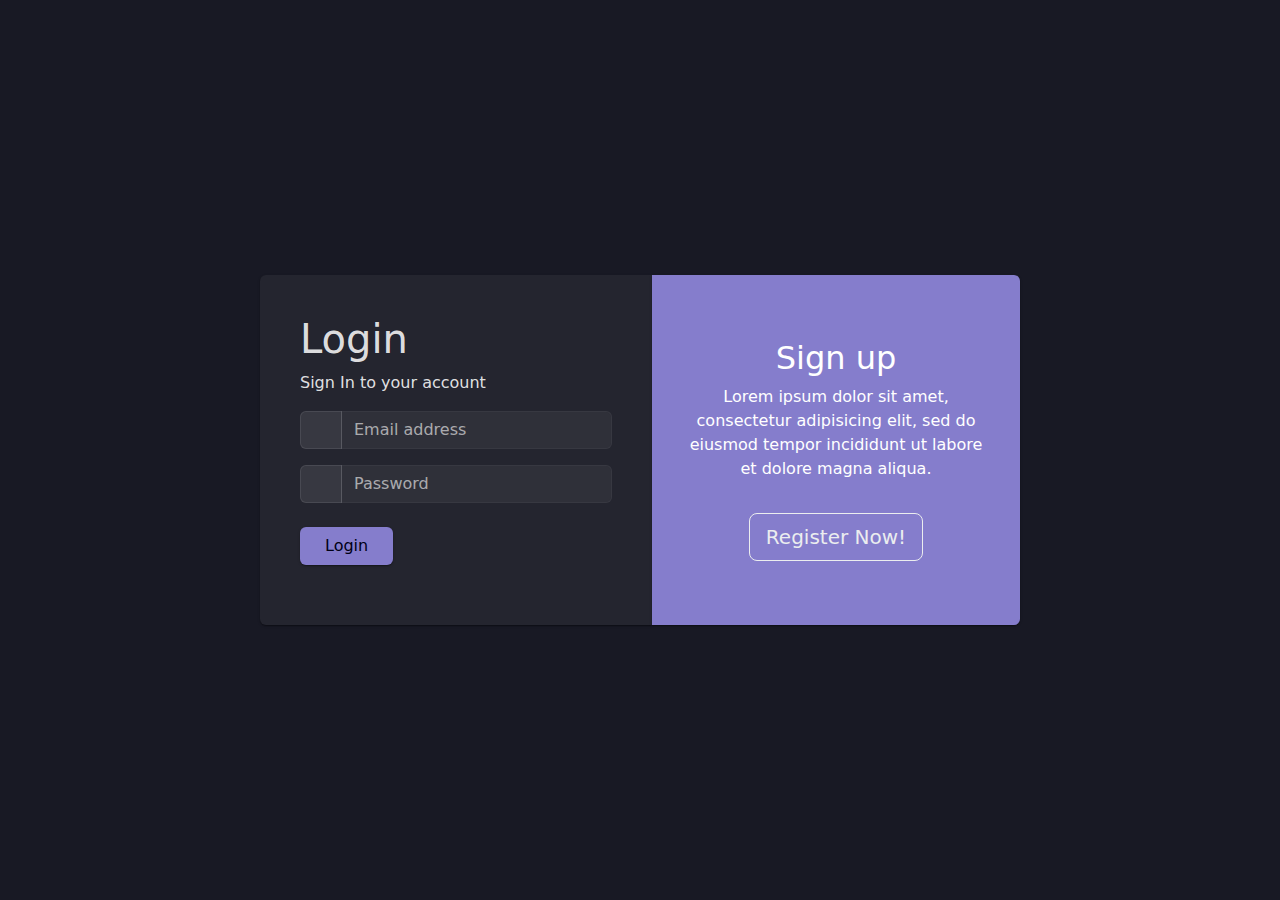
<file: index.html>
<!DOCTYPE html>
<html lang="en">

<head>
    <meta charset="utf-8">
    <meta http-equiv="X-UA-Compatible" content="IE=edge">
    <meta name="viewport" content="width=device-width, initial-scale=1.0, shrink-to-fit=no">
    <title>Scheduler</title>

    <link rel="stylesheet" href="coreui/simplebar.css">
    <link href="coreui/style.css" rel="stylesheet">
    <link href="coreui/examples.css" rel="stylesheet">
    <script type="text/javascript" src="vendor/parse.min.js"></script>
    <script type="text/javascript" src="parseController.js"></script>
    <script type="text/javascript" src="vendor/jquery3.min.js"></script>
</head>

<body class="dark-theme">
    <div class="bg-light min-vh-100 d-flex flex-row align-items-center dark:bg-transparent">
        <div class="container">
            <div class="row justify-content-center">
                <div class="col-lg-8">
                    <div class="card-group d-block d-md-flex row">
                        <div class="card col-md-7 p-4 mb-0">
                            <form class="card-body" id="login">
                                <h1>Login</h1>
                                <p class="text-medium-emphasis">Sign In to your account</p>
                                <div class="input-group mb-3"><span class="input-group-text">
                                        <svg class="icon">

                                        </svg></span>
                                    <input id="username" class="form-control" type="text" placeholder="Email address" required>
                                </div>
                                <div class="input-group mb-4"><span class="input-group-text">
                                        <svg class="icon">

                                        </svg></span>
                                    <input id="password" class="form-control" type="password" placeholder="Password" required>
                                </div>
                                <div class="row">
                                    <div class="col-6">
                                        <button class="btn btn-primary px-4" type="submit">Login</button>
                                    </div>
                                </div>
                            </form>
                        </div>
                        <div class="card col-md-5 text-white bg-primary py-5">
                            <div class="card-body text-center">
                                <div>
                                    <h2>Sign up</h2>
                                    <p>Lorem ipsum dolor sit amet, consectetur adipisicing elit, sed do eiusmod tempor
                                        incididunt ut labore et dolore magna aliqua.</p>
                                    <a href="signup"><button class="btn btn-lg btn-outline-light mt-3" type="button">Register
                                        Now!</button></a>
                                </div>
                            </div>
                        </div>
                    </div>
                </div>
            </div>
        </div>
    </div>
    <script>
        function openMain() {
            window.location.href = "main";
        }
        $("#login").submit((f) => {
            f.preventDefault();
            let username = $("#username").val();
            let password = $("#password").val();
            logIn({ username, password }, () => {
                openMain();
            }, (e) => {
                alert(e.message);
            });
        });
        if (isLoggedIn()) {
            openMain();
        }
    </script>
</body>

</html>
</file>
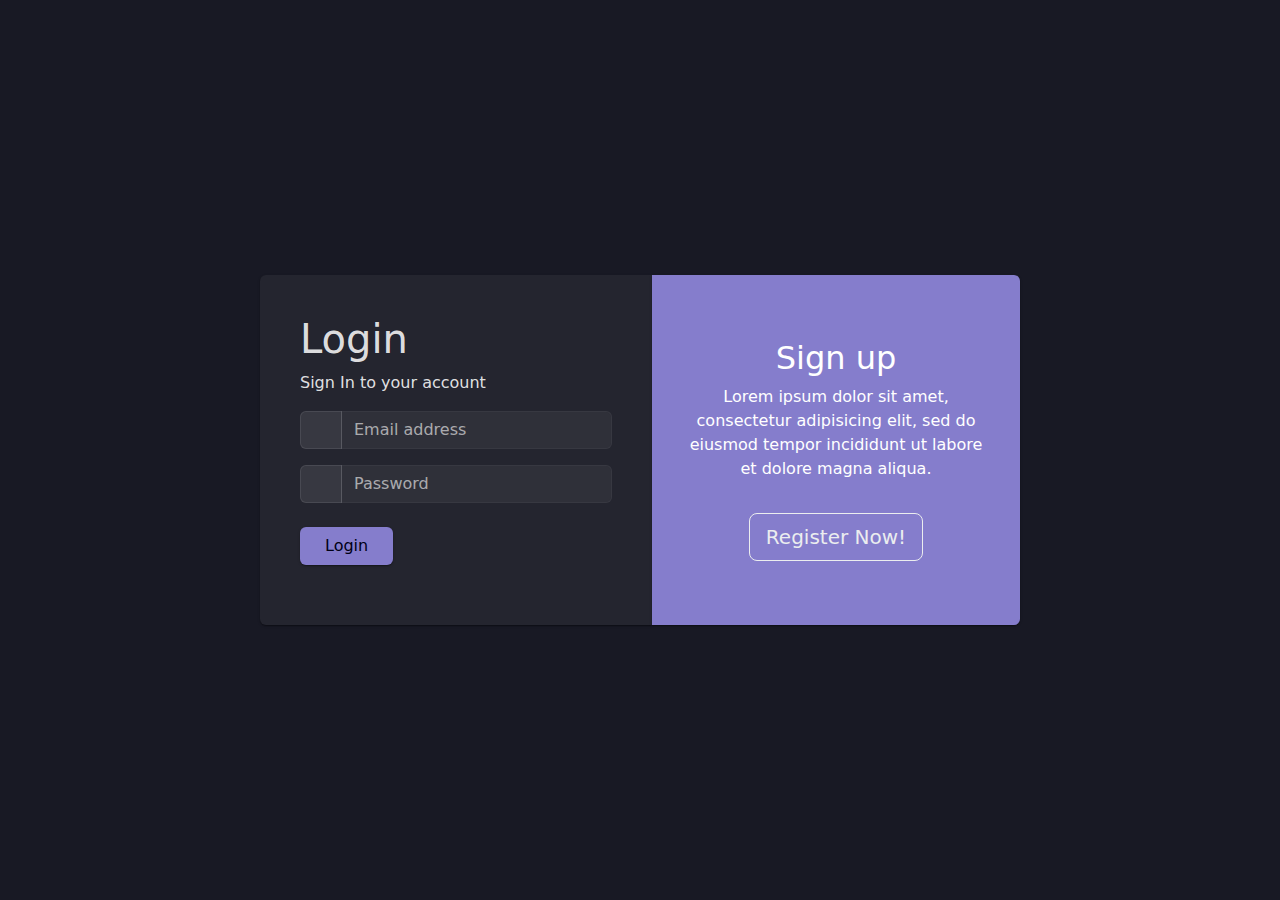
<file: main/index.html>
<!DOCTYPE html>
<html lang="en">

<head>
    <meta charset="UTF-8">
    <meta http-equiv="X-UA-Compatible" content="IE=edge">
    <meta name="viewport" content="width=device-width, initial-scale=1.0">
    <title>Schedulator - Main</title>
    <link rel="stylesheet" href="../css/main.css">
    <link rel="stylesheet" href="../css/tablesandbuttons.css">
    <link rel="stylesheet" href="../css/user_controls.css">

<!--
    <link rel="stylesheet" href="../coreui/simplebar.css">
    <link href="../coreui/style.css" rel="stylesheet">
    <link href="../coreui/examples.css" rel="stylesheet">
-->

    <script type="text/javascript" src="../vendor/parse.min.js"></script>
    <script type="text/javascript" src="../parseController.js"></script>
    <script type="text/javascript" src="../vendor/jquery3.min.js"></script>
    <script src="../scheduler/misc.js"></script>
</head>

<body>
    <header class="header header-sticky">
        <div class="user_control_bar">
            <button id="newschedule" class="topbar_button user_control purple" type="button">New Schedule</button>
                <button id="name"></button>
                <a id="logout" class="topbar_button user_control gray right nav-link py-0" data-coreui-toggle="dropdown" role="button"
                    aria-haspopup="true" aria-expanded="false">
                    Log Out
                </a>
        </div>
    </header>
    <div id="schedule_area">
        <div id="schedule_list" class="card">
            <div class="card-header">Your Schedules</div>
            <div class="schedule_row">
                <div class="col-3">Title</div> 
                <div class="col-1">Last Modified</div> 
            </div>
            <div id="schedules" class="card-body"></div>
        </div>
        <div id="confirm_modal" class="modal card">
                <div id="modal_content">Are you sure you want to delete <span id="delete_schedule"></span>?</div>
                <div id="delete_buttons">
                    <button class="topbar_button user_control gray" id="close_modal">Cancel</button>
                    <button class="topbar_button user_control red confirm delete" id="confirm-delete">Delete</button>
                </div>
        </div>
    </div>

    <script>
        const user = getCurrentUser();
        
        $("#confirm_modal").hide();

        function backToLogin() {
            window.location.href = "../";
        }
        if (!user) {
            backToLogin();
        }
        $(document).ready(function () {
            getSchedules((data) => {
                loadSchedules(data);
            }, (e) => {
                alert(e.message);
            })
        });
        $("#name").text(`${user.get("name")}`);

        $("#close_modal").click(() => {
            $("#confirm_modal").hide();
        });
        
        $("#logout").click(() => {
            logOut(() => {
                backToLogin();
            }, (e) => {
                alert(e.message);
            });
        });

        $("#newschedule").click(() => {
            window.location.href = "../scheduler";
        });
        
        $("#schedule_area").on("click", "button.delete", function(e){
            e.stopImmediatePropagation();
            scheduleID = this.id.replace(/^(confirm-)?delete-/, '');
            if ($(this).hasClass("confirm")) {
                deleteSchedule(scheduleID,
                    (result) => {
                        $("#card-" + scheduleID).remove();
                        $("#confirm_modal").hide();
                    }, (error) => {
                        console.log("Error deleting the schedule");
                });
            } else {
                showConfirmModal(scheduleID);
                $("#delete_buttons button.delete").attr("id", "confirm-delete-" + scheduleID);
            }
        });

        
        $("#schedule_area").on("click", "button.duplicate", function(e){
            e.stopImmediatePropagation();
            scheduleID = this.id.replace(/^duplicate-/, '');
            getSchedule(scheduleID, (schedule) => {
                duplicateSchedule(schedule, (result) => {
                    console.log("success");
                }, (error) => {
                    console.log("fail");
                });
            });
        });

        const loadSchedules = (schedules) => {
            const cards = [];
            schedules.forEach((schedule) => {
                const date = new Date(schedule.get("updatedAt"));
                let title = schedule.get("title");
                const formattedDate = date.toLocaleDateString("en-US", {
                    day: "numeric",
                    month: "short",
                    year: "numeric"
                });
                cards.push(
                    `
                    <div class="schedule_row" id="card-${schedule.id}">    
                        <div class="col-3">
                                ${title}
                                <br>
                                <a href="../scheduler/?id=${schedule.id}"><button class="topbar_button user_control blue" type="button">Open</button></a>
                                <button id="duplicate-${schedule.id}" class="topbar_button user_control duplicate green"> Duplicate </button>
                        </div>
                        <div class="col-1">
                            <span>${formattedDate}</span>
                            <br>
                            <button id="delete-${schedule.id}" class="topbar_button user_control red delete" type="button" >Delete</button>
                        </div>
                </div>`
                )
            });
            $("#schedules").append(cards);
        }

    const showConfirmModal = (scheduleId) => {
            const modal = $("#confirm_modal");
            getSchedule(scheduleID, (schedule) => {
                $("#delete_schedule").html(schedule.get("title"));
                modal.show();
            }, (e) => {
                alert(e.message);
            });
        //confirmBtn.onclick = () => {
        // Delete the schedule from the database
        // ...
        // Remove the corresponding schedule row from the HTML
    };

    </script>
</body>

</html>
</file>
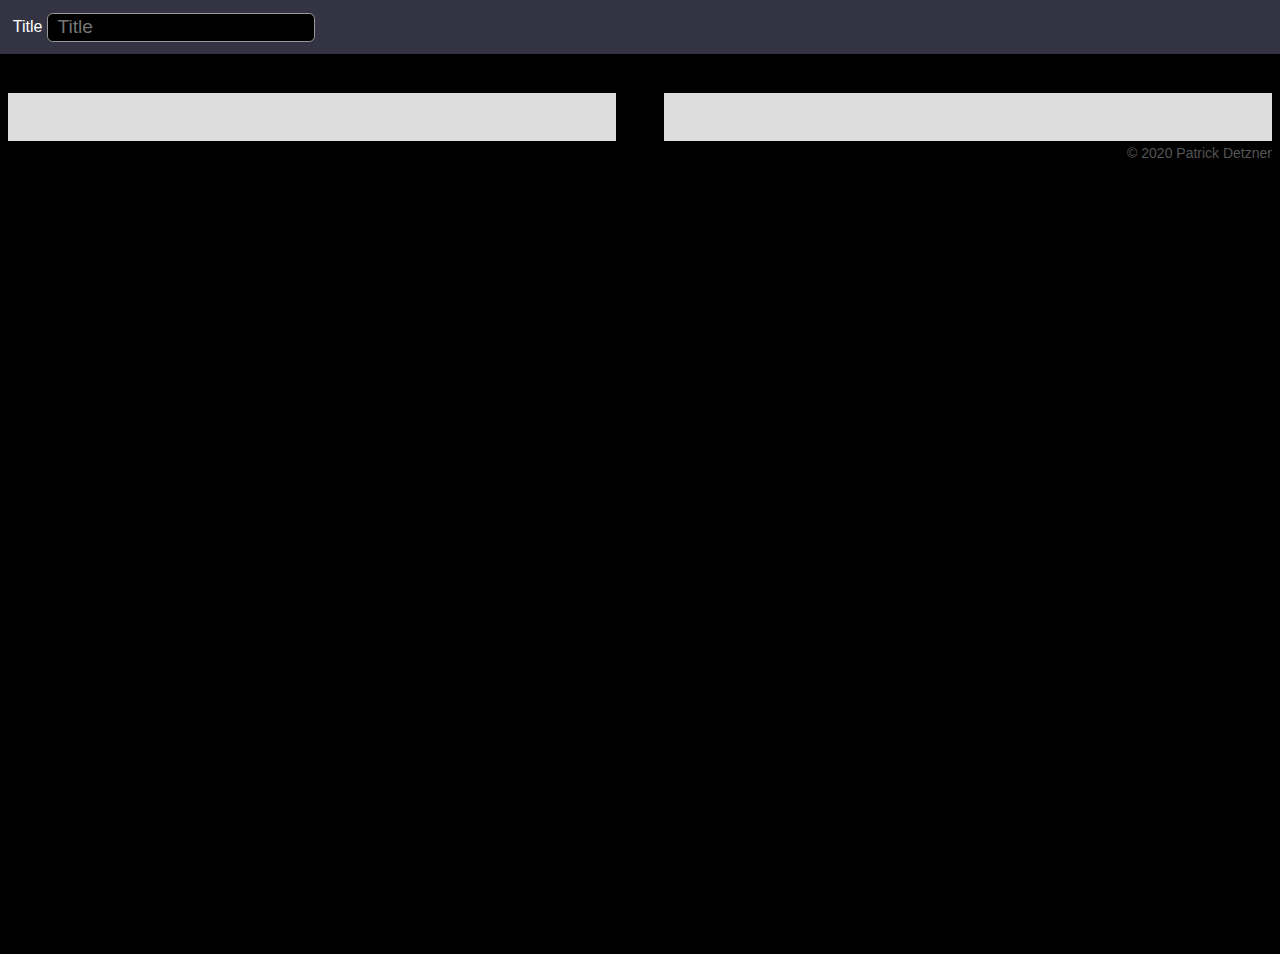
<file: scheduler/index.html>
<!DOCTYPE html>
<html lang="en">

<head id="head">
    <meta charset="UTF-8">
    <meta http-equiv="X-UA-Compatible" content="IE=edge">
    <meta name="viewport" content="width=device-width, initial-scale=1.0">
    <title>Schedulator 2023</title>
    <link rel="stylesheet" href="../css/main.css">
    <link rel="stylesheet" href="../css/tablesandbuttons.css">
    <link rel="stylesheet" href="../css/dropdowns.css">
    <link rel="stylesheet" href="../css/print.css">
    <link rel="stylesheet" href="../css/edit_controls.css">
    <link rel="stylesheet" href="../css/edit_gs.css">
    <link rel="stylesheet" href="../css/menu.css">
    <link rel="stylesheet" href="../css/modal.css">
    <link rel="stylesheet" href="../css/user_controls.css">
    <script src="../vendor/jquery3.min.js"></script>
    <script src="misc.js"></script>
    <script src="schedule_save_load.js"></script>
    <script src="specials.js"></script>
    <script src="grade.js"></script>
    <script src="classes.js"></script>
    <script src="blocks.js"></script>
    <script src="edit_specials.js"></script>
    <script src="edit_blocks.js"></script>
    <script src="edit_grades.js"></script>
    <script src="active_tables.js"></script>
    <script src="controls.js"></script>
    <script src="dropdowns.js"></script>
    <script src="main_menu.js"></script>
    <script src="event_handlers.js"></script>
    <script src="schedulator.js"></script>
<!--
<link rel="stylesheet" href="../coreui/simplebar.css">
    <link href="../coreui/style.css" rel="stylesheet">
    <link href="../coreui/examples.css" rel="stylesheet">
-->
    <script type="text/javascript" src="../vendor/parse.min.js"></script>
    <script type="text/javascript" src="../parseController.js"></script>
</head>

<body id="body" class="dark-theme">
    <header class="header header-sticky mb-4">
                    
        <span id = "menu-holder">
            
        </span>

        <label class="form-label" for="title">Title</label>
        <input class="form-control" id="title" type="text" placeholder="Title">

<!--                <div class="col-9">
                    <label class="form-label" for="description">Description</label>
                    <input class="form-control" id="description" type="text" placeholder="Description">
                </div>
-->
        <span id = "user-controls">
            
        </span>
    </header>
    <div class="left column">
        <div class="displayArea">
            <div id="leftbar" class="topbar">
            </div>
            <div id="left" class="frame">
            </div>
        </div>
    </div>
    <div class="column">
        <div class="displayArea">
            <div id="rightbar" class="topbar">
                <div id="empty_square" class="square l"></div>
                <div id="menu_bar" class="c"></div>
            </div>
            <div id="right" class="frame">
            </div>
            <div id="copyright">© 2020 Patrick Detzner</div>
        </div>
    </div>
    <div class="modal" id="modal">
        <div class="modal_box" id="modal_box">
            <button id="close_modal" class="inv close"><svg xmlns="http://www.w3.org/2000/svg" viewBox="0 0 24 24">
                    <path d="M0 0h24v24H0z" fill="none" />
                    <path
                        d="M19 6.41L17.59 5 12 10.59 6.41 5 5 6.41 10.59 12 5 17.59 6.41 19 12 13.41 17.59 19 19 17.59 13.41 12z" />
                </svg></button>
            <div id="modal_content"></div>
        </div>
    </div>

</html>
</file>
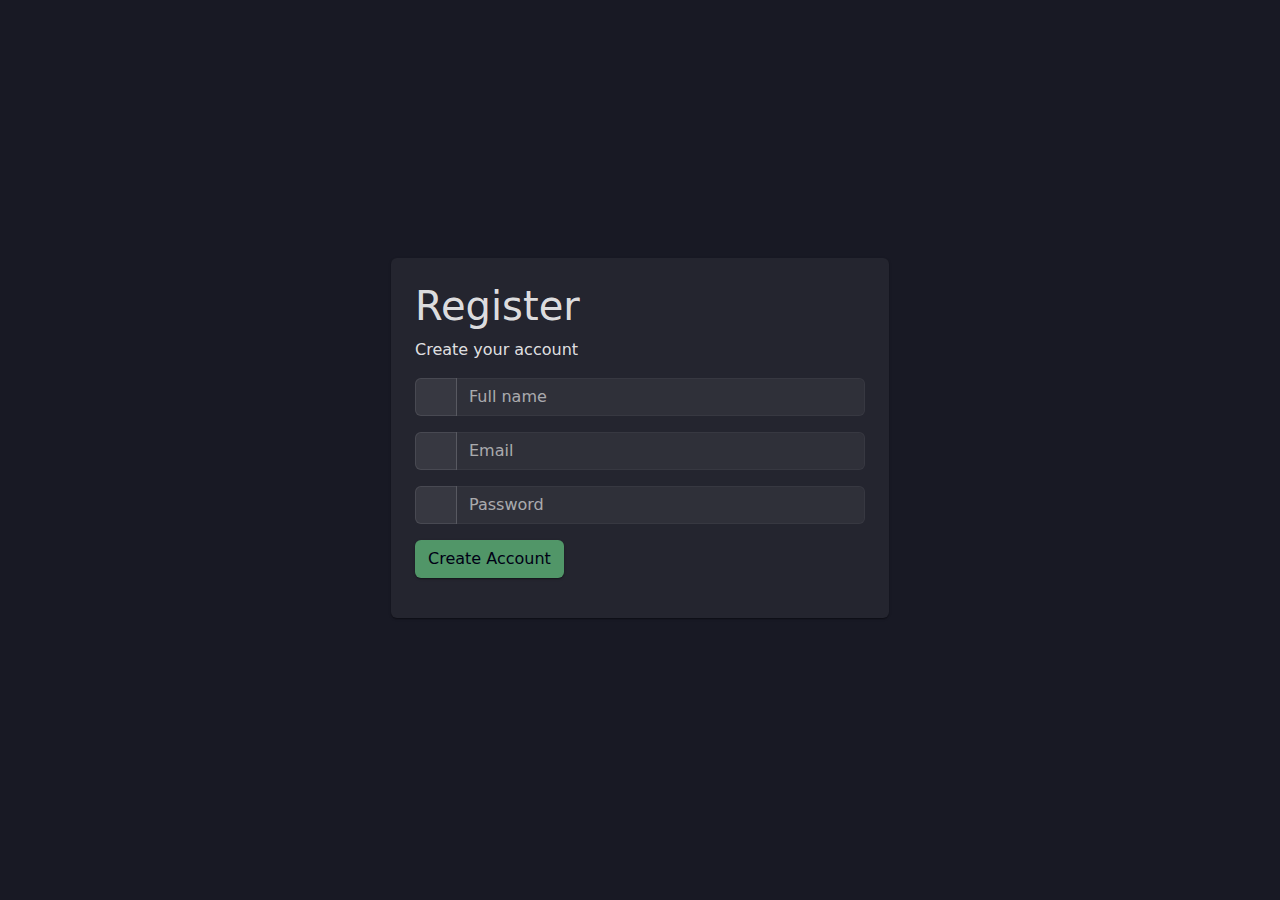
<file: signup/index.html>
<html lang="en">

<head>
    <meta charset="utf-8">
    <meta http-equiv="X-UA-Compatible" content="IE=edge">
    <meta name="viewport" content="width=device-width, initial-scale=1.0, shrink-to-fit=no">
    <title>Schedulator - SignUp</title>

    <link rel="stylesheet" href="../coreui/simplebar.css">
    <link href="../coreui/style.css" rel="stylesheet">
    <link href="../coreui/examples.css" rel="stylesheet">
    <script type="text/javascript" src="../vendor/parse.min.js"></script>
    <script type="text/javascript" src="../parseController.js"></script>
    <script type="text/javascript" src="../vendor/jquery3.min.js"></script>
</head>

<body class="dark-theme">
    <div class="bg-light min-vh-100 d-flex flex-row align-items-center dark:bg-transparent">
        <div class="container">
            <div class="row justify-content-center">
                <div class="col-md-6">
                    <div class="card mb-4 mx-4">
                        <form id="signup" class="card-body p-4">
                            <h1>Register</h1>
                            <p class="text-medium-emphasis">Create your account</p>
                            <div class="input-group mb-3"><span class="input-group-text">
                                    <svg class="icon">
                                        
                                    </svg></span>
                                <input id="name" class="form-control" type="text" placeholder="Full name" required>
                            </div>
                            <div class="input-group mb-3"><span class="input-group-text">
                                    <svg class="icon">
                                        
                                    </svg></span>
                                <input id="username" class="form-control" type="text" placeholder="Email" required>
                            </div>
                            <div class="input-group mb-3"><span class="input-group-text">
                                    <svg class="icon">
                                        
                                    </svg></span>
                                <input id="password" class="form-control" type="password" placeholder="Password" required>
                            </div>
                            <button class="btn btn-block btn-success" type="submit">Create Account</button>
                        </form>
                    </div>
                </div>
            </div>
        </div>
    </div>
    <script>
        $("#signup").submit((f)=>{
            f.preventDefault();
            let name = $("#name").val();
            let username = $("#username").val();
            let password = $("#password").val();
            signUp({name,username,password},()=> {
                window.location.href = "../main";
            }, (e)=> {
                alert(e.message)
            })
        })
    </script>
</body>

</html>
</file>
<file: coreui/simplebar.css>
[data-simplebar] {
    position: relative;
    flex-direction: column;
    flex-wrap: wrap;
    justify-content: flex-start;
    align-content: flex-start;
    align-items: flex-start
}
.simplebar-content {
    display: flex;
    flex-direction: column;
    min-height: 100%
}
.simplebar-wrapper {
    overflow: hidden;
    width: inherit;
    height: inherit;
    max-width: inherit;
    max-height: inherit
}

.simplebar-mask {
    direction: inherit;
    position: absolute;
    overflow: hidden;
    padding: 0;
    margin: 0;
    left: 0;
    top: 0;
    bottom: 0;
    right: 0;
    width: auto !important;
    height: auto !important;
    z-index: 0
}

.simplebar-offset {
    direction: inherit !important;
    box-sizing: inherit !important;
    resize: none !important;
    position: absolute;
    top: 0;
    left: 0;
    bottom: 0;
    right: 0;
    padding: 0;
    margin: 0;
    -webkit-overflow-scrolling: touch
}

.simplebar-content-wrapper {
    direction: inherit;
    box-sizing: border-box !important;
    position: relative;
    display: block;
    height: 100%;
    width: auto;
    max-width: 100%;
    max-height: 100%;
    scrollbar-width: none;
    -ms-overflow-style: none
}

.simplebar-content-wrapper::-webkit-scrollbar,
.simplebar-hide-scrollbar::-webkit-scrollbar {
    display: none;
    width: 0;
    height: 0
}

.simplebar-content:before,
.simplebar-content:after {
    content: ' ';
    display: table
}

.simplebar-placeholder {
    max-height: 100%;
    max-width: 100%;
    width: 100%;
    pointer-events: none
}

.simplebar-height-auto-observer-wrapper {
    box-sizing: inherit !important;
    height: 100%;
    width: 100%;
    max-width: 1px;
    position: relative;
    float: left;
    max-height: 1px;
    overflow: hidden;
    z-index: -1;
    padding: 0;
    margin: 0;
    pointer-events: none;
    flex-grow: inherit;
    flex-shrink: 0;
    flex-basis: 0
}

.simplebar-height-auto-observer {
    box-sizing: inherit;
    display: block;
    opacity: 0;
    position: absolute;
    top: 0;
    left: 0;
    height: 1000%;
    width: 1000%;
    min-height: 1px;
    min-width: 1px;
    overflow: hidden;
    pointer-events: none;
    z-index: -1
}

.simplebar-track {
    z-index: 1;
    position: absolute;
    right: 0;
    bottom: 0;
    pointer-events: none;
    overflow: hidden
}

[data-simplebar].simplebar-dragging .simplebar-content {
    pointer-events: none;
    user-select: none;
    -webkit-user-select: none
}

[data-simplebar].simplebar-dragging .simplebar-track {
    pointer-events: all
}

.simplebar-scrollbar {
    position: absolute;
    left: 0;
    right: 0;
    min-height: 10px
}

.simplebar-scrollbar:before {
    position: absolute;
    content: '';
    background: #000;
    border-radius: 7px;
    left: 2px;
    right: 2px;
    opacity: 0;
    transition: opacity .2s linear
}

.simplebar-scrollbar.simplebar-visible:before {
    opacity: .5;
    transition: opacity 0s linear
}

.simplebar-track.simplebar-vertical {
    top: 0;
    width: 11px
}

.simplebar-track.simplebar-vertical .simplebar-scrollbar:before {
    top: 2px;
    bottom: 2px
}

.simplebar-track.simplebar-horizontal {
    left: 0;
    height: 11px
}

.simplebar-track.simplebar-horizontal .simplebar-scrollbar:before {
    height: 100%;
    left: 2px;
    right: 2px
}

.simplebar-track.simplebar-horizontal .simplebar-scrollbar {
    right: auto;
    left: 0;
    top: 2px;
    height: 7px;
    min-height: 0;
    min-width: 10px;
    width: auto
}

[data-simplebar-direction=rtl] .simplebar-track.simplebar-vertical {
    right: auto;
    left: 0
}

.hs-dummy-scrollbar-size {
    direction: rtl;
    position: fixed;
    opacity: 0;
    visibility: hidden;
    height: 500px;
    width: 500px;
    overflow-y: hidden;
    overflow-x: scroll
}

.simplebar-hide-scrollbar {
    position: fixed;
    left: 0;
    visibility: hidden;
    overflow-y: scroll;
    scrollbar-width: none;
    -ms-overflow-style: none
}
</file>
<file: coreui/style.css>
@charset "UTF-8";/*!* CoreUI PRO - HTML, CSS, and JavaScript UI Components Library
* @version v4.4.2
* @link https://coreui.io/pro/
* Copyright (c) 2021 creativeLabs Łukasz Holeczek
* License (https://coreui.io/pro/license/)*/:root{--cui-blue: #0d6efd;--cui-indigo: #6610f2;--cui-purple: #6f42c1;--cui-pink: #d63384;--cui-red: #dc3545;--cui-orange: #fd7e14;--cui-yellow: #ffc107;--cui-green: #198754;--cui-teal: #20c997;--cui-cyan: #0dcaf0;--cui-black: #000015;--cui-white: #fff;--cui-gray: #8a93a2;--cui-gray-dark: #636f83;--cui-gray-100: #ebedef;--cui-gray-200: #d8dbe0;--cui-gray-300: #c4c9d0;--cui-gray-400: #b1b7c1;--cui-gray-500: #9da5b1;--cui-gray-600: #8a93a2;--cui-gray-700: #768192;--cui-gray-800: #636f83;--cui-gray-900: #4f5d73;--cui-primary: #321fdb;--cui-secondary: #9da5b1;--cui-success: #2eb85c;--cui-info: #39f;--cui-warning: #f9b115;--cui-danger: #e55353;--cui-light: #ebedef;--cui-dark: #4f5d73;--cui-primary-rgb: 50, 31, 219;--cui-secondary-rgb: 157, 165, 177;--cui-success-rgb: 46, 184, 92;--cui-info-rgb: 51, 153, 255;--cui-warning-rgb: 249, 177, 21;--cui-danger-rgb: 229, 83, 83;--cui-light-rgb: 235, 237, 239;--cui-dark-rgb: 79, 93, 115;--cui-white-rgb: 255, 255, 255;--cui-black-rgb: 0, 0, 21;--cui-body-color-rgb: 44, 56, 74;--cui-body-bg-rgb: 255, 255, 255;--cui-font-sans-serif: system-ui, -apple-system, "Segoe UI", Roboto, "Helvetica Neue", "Noto Sans", "Liberation Sans", Arial, sans-serif, "Apple Color Emoji", "Segoe UI Emoji", "Segoe UI Symbol", "Noto Color Emoji";--cui-font-monospace: SFMono-Regular, Menlo, Monaco, Consolas, "Liberation Mono", "Courier New", monospace;--cui-gradient: linear-gradient(180deg, rgba(255, 255, 255, 0.15), rgba(255, 255, 255, 0));--cui-body-font-family: var(--cui-font-sans-serif);--cui-body-font-size: 1rem;--cui-body-font-weight: 400;--cui-body-line-height: 1.5;--cui-body-color: rgba(44, 56, 74, 0.95);--cui-body-bg: #fff;--cui-border-width: 1px;--cui-border-style: solid;--cui-border-color: #d8dbe0;--cui-border-color-translucent: rgba(0, 0, 21, 0.175);--cui-border-radius: 0.375rem;--cui-border-radius-sm: 0.25rem;--cui-border-radius-lg: 0.5rem;--cui-border-radius-xl: 1rem;--cui-border-radius-2xl: 2rem;--cui-border-radius-pill: 50rem;--cui-heading-color: unset;--cui-link-color: #321fdb;--cui-link-hover-color: #2819af;--cui-code-color: #d63384;--cui-highlight-bg: #fff3cd}*,*::before,*::after{box-sizing:border-box}@media(prefers-reduced-motion:no-preference){:root{scroll-behavior:smooth}}body{margin:0;font-family:var(--cui-body-font-family);font-size:var(--cui-body-font-size);font-weight:var(--cui-body-font-weight);line-height:var(--cui-body-line-height);color:var(--cui-body-color);text-align:var(--cui-body-text-align);background-color:var(--cui-body-bg);-webkit-text-size-adjust:100%;-webkit-tap-highlight-color:transparent}hr{margin:1rem 0;color:inherit;border:0;border-top:1px solid;opacity:.25}h6,.h6,h5,.h5,h4,.h4,h3,.h3,h2,.h2,h1,.h1{margin-top:0;margin-bottom:.5rem;font-weight:500;line-height:1.2;color:var(--cui-heading-color)}h1,.h1{font-size:calc(1.375rem + 1.5vw)}@media(min-width:1200px){h1,.h1{font-size:2.5rem}}h2,.h2{font-size:calc(1.325rem + 0.9vw)}@media(min-width:1200px){h2,.h2{font-size:2rem}}h3,.h3{font-size:calc(1.3rem + 0.6vw)}@media(min-width:1200px){h3,.h3{font-size:1.75rem}}h4,.h4{font-size:calc(1.275rem + 0.3vw)}@media(min-width:1200px){h4,.h4{font-size:1.5rem}}h5,.h5{font-size:1.25rem}h6,.h6{font-size:1rem}p{margin-top:0;margin-bottom:1rem}abbr[title]{-webkit-text-decoration:underline dotted;text-decoration:underline dotted;cursor:help;-webkit-text-decoration-skip-ink:none;text-decoration-skip-ink:none}address{margin-bottom:1rem;font-style:normal;line-height:inherit}ol,ul,dl{margin-top:0;margin-bottom:1rem}ol ol,ul ul,ol ul,ul ol{margin-bottom:0}dt{font-weight:700}dd{margin-bottom:.5rem}html:not([dir=rtl]) dd{margin-left:0}*[dir=rtl] dd{margin-right:0}blockquote{margin:0 0 1rem}b,strong{font-weight:bolder}small,.small{font-size:.875em}mark,.mark{padding:.1875em;background-color:var(--cui-highlight-bg)}sub,sup{position:relative;font-size:.75em;line-height:0;vertical-align:baseline}sub{bottom:-.25em}sup{top:-.5em}a{color:var(--cui-link-color);text-decoration:underline}a:hover{color:var(--cui-link-hover-color)}a:not([href]):not([class]),a:not([href]):not([class]):hover{color:inherit;text-decoration:none}pre,code,kbd,samp{font-family:var(--cui-font-monospace);font-size:1em}pre{display:block;margin-top:0;margin-bottom:1rem;overflow:auto;font-size:.875em;color:var(--cui-pre-color,unset)}pre code{font-size:inherit;color:inherit;word-break:normal}code{font-size:.875em;color:var(--cui-code-color);word-wrap:break-word}a>code{color:inherit}kbd{padding:.1875rem .375rem;font-size:.875em;color:var(--cui-kbd-color,var(--cui-body-bg));background-color:var(--cui-kbd-bg,var(--cui-body-color));border-radius:.25rem}kbd kbd{padding:0;font-size:1em}figure{margin:0 0 1rem}img,svg{vertical-align:middle}table{caption-side:bottom;border-collapse:collapse}caption{padding-top:.5rem;padding-bottom:.5rem;color:var(--cui-table-caption-color,rgba(44,56,74,0.38));text-align:left}th{font-weight:600;text-align:inherit;text-align:-webkit-match-parent}thead,tbody,tfoot,tr,td,th{border-color:inherit;border-style:solid;border-width:0}label{display:inline-block}button{border-radius:0}button:focus:not(:focus-visible){outline:0}input,button,select,optgroup,textarea{margin:0;font-family:inherit;font-size:inherit;line-height:inherit}button,select{text-transform:none}[role=button]{cursor:pointer}select{word-wrap:normal}select:disabled{opacity:1}[list]:not([type=date]):not([type=datetime-local]):not([type=month]):not([type=week]):not([type=time])::-webkit-calendar-picker-indicator{display:none!important}button,[type=button],[type=reset],[type=submit]{-webkit-appearance:button}button:not(:disabled),[type=button]:not(:disabled),[type=reset]:not(:disabled),[type=submit]:not(:disabled){cursor:pointer}::-moz-focus-inner{padding:0;border-style:none}textarea{resize:vertical}fieldset{min-width:0;padding:0;margin:0;border:0}legend{width:100%;padding:0;margin-bottom:.5rem;font-size:calc(1.275rem + 0.3vw);line-height:inherit}html:not([dir=rtl]) legend{float:left}*[dir=rtl] legend{float:right}@media(min-width:1200px){legend{font-size:1.5rem}}legend+*{clear:left}::-webkit-datetime-edit-fields-wrapper,::-webkit-datetime-edit-text,::-webkit-datetime-edit-minute,::-webkit-datetime-edit-hour-field,::-webkit-datetime-edit-day-field,::-webkit-datetime-edit-month-field,::-webkit-datetime-edit-year-field{padding:0}::-webkit-inner-spin-button{height:auto}[type=search]{outline-offset:-2px;-webkit-appearance:textfield}*[dir=rtl] [type=tel],*[dir=rtl] [type=url],*[dir=rtl] [type=email],*[dir=rtl] [type=number]{direction:ltr}::-webkit-search-decoration{-webkit-appearance:none}::-webkit-color-swatch-wrapper{padding:0}::-webkit-file-upload-button{font:inherit;-webkit-appearance:button}::file-selector-button{font:inherit;-webkit-appearance:button}output{display:inline-block}iframe{border:0}summary{display:list-item;cursor:pointer}progress{vertical-align:baseline}[hidden]{display:none!important}.lead{font-size:1.25rem;font-weight:300}.display-1{font-size:calc(1.625rem + 4.5vw);font-weight:300;line-height:1.2}@media(min-width:1200px){.display-1{font-size:5rem}}.display-2{font-size:calc(1.575rem + 3.9vw);font-weight:300;line-height:1.2}@media(min-width:1200px){.display-2{font-size:4.5rem}}.display-3{font-size:calc(1.525rem + 3.3vw);font-weight:300;line-height:1.2}@media(min-width:1200px){.display-3{font-size:4rem}}.display-4{font-size:calc(1.475rem + 2.7vw);font-weight:300;line-height:1.2}@media(min-width:1200px){.display-4{font-size:3.5rem}}.display-5{font-size:calc(1.425rem + 2.1vw);font-weight:300;line-height:1.2}@media(min-width:1200px){.display-5{font-size:3rem}}.display-6{font-size:calc(1.375rem + 1.5vw);font-weight:300;line-height:1.2}@media(min-width:1200px){.display-6{font-size:2.5rem}}.list-unstyled{list-style:none}html:not([dir=rtl]) .list-unstyled{padding-left:0}*[dir=rtl] .list-unstyled{padding-right:0}.list-inline{list-style:none}html:not([dir=rtl]) .list-inline{padding-left:0}*[dir=rtl] .list-inline{padding-right:0}.list-inline-item{display:inline-block}html:not([dir=rtl]) .list-inline-item:not(:last-child){margin-right:.5rem}*[dir=rtl] .list-inline-item:not(:last-child){margin-left:.5rem}.initialism{font-size:.875em;text-transform:uppercase}.blockquote{margin-bottom:1rem;font-size:1.25rem}.blockquote>:last-child{margin-bottom:0}.blockquote-footer{margin-top:-1rem;margin-bottom:1rem;font-size:.875em;color:#8a93a2}.blockquote-footer::before{content:"— "}.img-fluid{max-width:100%;height:auto}.img-thumbnail{padding:.25rem;background-color:var(--cui-thumbnail-bg,#fff);border:1px solid var(--cui-thumbnail-border-color,var(--cui-border-color));border-radius:.375rem;max-width:100%;height:auto}.figure{display:inline-block}.figure-img{margin-bottom:.5rem;line-height:1}.figure-caption{font-size:.875em;color:var(--cui-figure-caption-color,#8a93a2)}.container,.container-fluid,.container-xxl,.container-xl,.container-lg,.container-md,.container-sm{--cui-gutter-x: 1.5rem;--cui-gutter-y: 0;width:100%;padding-right:calc(var(--cui-gutter-x) * 0.5);padding-left:calc(var(--cui-gutter-x) * 0.5);margin-right:auto;margin-left:auto}@media(min-width:576px){.container-sm,.container{max-width:540px}}@media(min-width:768px){.container-md,.container-sm,.container{max-width:720px}}@media(min-width:992px){.container-lg,.container-md,.container-sm,.container{max-width:960px}}@media(min-width:1200px){.container-xl,.container-lg,.container-md,.container-sm,.container{max-width:1140px}}@media(min-width:1400px){.container-xxl,.container-xl,.container-lg,.container-md,.container-sm,.container{max-width:1320px}}.row{--cui-gutter-x: 1.5rem;--cui-gutter-y: 0;display:flex;flex-wrap:wrap;margin-top:calc(-1 * var(--cui-gutter-y));margin-right:calc(-0.5 * var(--cui-gutter-x));margin-left:calc(-0.5 * var(--cui-gutter-x))}.row>*{flex-shrink:0;width:100%;max-width:100%;padding-right:calc(var(--cui-gutter-x) * 0.5);padding-left:calc(var(--cui-gutter-x) * 0.5);margin-top:var(--cui-gutter-y)}.col{flex:1 0 0%}.row-cols-auto>*{flex:0 0 auto;width:auto}.row-cols-1>*{flex:0 0 auto;width:100%}.row-cols-2>*{flex:0 0 auto;width:50%}.row-cols-3>*{flex:0 0 auto;width:33.3333333333%}.row-cols-4>*{flex:0 0 auto;width:25%}.row-cols-5>*{flex:0 0 auto;width:20%}.row-cols-6>*{flex:0 0 auto;width:16.6666666667%}.col-auto{flex:0 0 auto;width:auto}.col-1{flex:0 0 auto;width:8.33333333%}.col-2{flex:0 0 auto;width:16.66666667%}.col-3{flex:0 0 auto;width:25%}.col-4{flex:0 0 auto;width:33.33333333%}.col-5{flex:0 0 auto;width:41.66666667%}.col-6{flex:0 0 auto;width:50%}.col-7{flex:0 0 auto;width:58.33333333%}.col-8{flex:0 0 auto;width:66.66666667%}.col-9{flex:0 0 auto;width:75%}.col-10{flex:0 0 auto;width:83.33333333%}.col-11{flex:0 0 auto;width:91.66666667%}.col-12{flex:0 0 auto;width:100%}html:not([dir=rtl]) .offset-1{margin-left:8.33333333%}*[dir=rtl] .offset-1{margin-right:8.33333333%}html:not([dir=rtl]) .offset-2{margin-left:16.66666667%}*[dir=rtl] .offset-2{margin-right:16.66666667%}html:not([dir=rtl]) .offset-3{margin-left:25%}*[dir=rtl] .offset-3{margin-right:25%}html:not([dir=rtl]) .offset-4{margin-left:33.33333333%}*[dir=rtl] .offset-4{margin-right:33.33333333%}html:not([dir=rtl]) .offset-5{margin-left:41.66666667%}*[dir=rtl] .offset-5{margin-right:41.66666667%}html:not([dir=rtl]) .offset-6{margin-left:50%}*[dir=rtl] .offset-6{margin-right:50%}html:not([dir=rtl]) .offset-7{margin-left:58.33333333%}*[dir=rtl] .offset-7{margin-right:58.33333333%}html:not([dir=rtl]) .offset-8{margin-left:66.66666667%}*[dir=rtl] .offset-8{margin-right:66.66666667%}html:not([dir=rtl]) .offset-9{margin-left:75%}*[dir=rtl] .offset-9{margin-right:75%}html:not([dir=rtl]) .offset-10{margin-left:83.33333333%}*[dir=rtl] .offset-10{margin-right:83.33333333%}html:not([dir=rtl]) .offset-11{margin-left:91.66666667%}*[dir=rtl] .offset-11{margin-right:91.66666667%}.g-0,.gx-0{--cui-gutter-x: 0}.g-0,.gy-0{--cui-gutter-y: 0}.g-1,.gx-1{--cui-gutter-x: 0.25rem}.g-1,.gy-1{--cui-gutter-y: 0.25rem}.g-2,.gx-2{--cui-gutter-x: 0.5rem}.g-2,.gy-2{--cui-gutter-y: 0.5rem}.g-3,.gx-3{--cui-gutter-x: 1rem}.g-3,.gy-3{--cui-gutter-y: 1rem}.g-4,.gx-4{--cui-gutter-x: 1.5rem}.g-4,.gy-4{--cui-gutter-y: 1.5rem}.g-5,.gx-5{--cui-gutter-x: 3rem}.g-5,.gy-5{--cui-gutter-y: 3rem}@media(min-width:576px){.col-sm{flex:1 0 0%}.row-cols-sm-auto>*{flex:0 0 auto;width:auto}.row-cols-sm-1>*{flex:0 0 auto;width:100%}.row-cols-sm-2>*{flex:0 0 auto;width:50%}.row-cols-sm-3>*{flex:0 0 auto;width:33.3333333333%}.row-cols-sm-4>*{flex:0 0 auto;width:25%}.row-cols-sm-5>*{flex:0 0 auto;width:20%}.row-cols-sm-6>*{flex:0 0 auto;width:16.6666666667%}.col-sm-auto{flex:0 0 auto;width:auto}.col-sm-1{flex:0 0 auto;width:8.33333333%}.col-sm-2{flex:0 0 auto;width:16.66666667%}.col-sm-3{flex:0 0 auto;width:25%}.col-sm-4{flex:0 0 auto;width:33.33333333%}.col-sm-5{flex:0 0 auto;width:41.66666667%}.col-sm-6{flex:0 0 auto;width:50%}.col-sm-7{flex:0 0 auto;width:58.33333333%}.col-sm-8{flex:0 0 auto;width:66.66666667%}.col-sm-9{flex:0 0 auto;width:75%}.col-sm-10{flex:0 0 auto;width:83.33333333%}.col-sm-11{flex:0 0 auto;width:91.66666667%}.col-sm-12{flex:0 0 auto;width:100%}html:not([dir=rtl]) .offset-sm-0{margin-left:0}*[dir=rtl] .offset-sm-0{margin-right:0}html:not([dir=rtl]) .offset-sm-1{margin-left:8.33333333%}*[dir=rtl] .offset-sm-1{margin-right:8.33333333%}html:not([dir=rtl]) .offset-sm-2{margin-left:16.66666667%}*[dir=rtl] .offset-sm-2{margin-right:16.66666667%}html:not([dir=rtl]) .offset-sm-3{margin-left:25%}*[dir=rtl] .offset-sm-3{margin-right:25%}html:not([dir=rtl]) .offset-sm-4{margin-left:33.33333333%}*[dir=rtl] .offset-sm-4{margin-right:33.33333333%}html:not([dir=rtl]) .offset-sm-5{margin-left:41.66666667%}*[dir=rtl] .offset-sm-5{margin-right:41.66666667%}html:not([dir=rtl]) .offset-sm-6{margin-left:50%}*[dir=rtl] .offset-sm-6{margin-right:50%}html:not([dir=rtl]) .offset-sm-7{margin-left:58.33333333%}*[dir=rtl] .offset-sm-7{margin-right:58.33333333%}html:not([dir=rtl]) .offset-sm-8{margin-left:66.66666667%}*[dir=rtl] .offset-sm-8{margin-right:66.66666667%}html:not([dir=rtl]) .offset-sm-9{margin-left:75%}*[dir=rtl] .offset-sm-9{margin-right:75%}html:not([dir=rtl]) .offset-sm-10{margin-left:83.33333333%}*[dir=rtl] .offset-sm-10{margin-right:83.33333333%}html:not([dir=rtl]) .offset-sm-11{margin-left:91.66666667%}*[dir=rtl] .offset-sm-11{margin-right:91.66666667%}.g-sm-0,.gx-sm-0{--cui-gutter-x: 0}.g-sm-0,.gy-sm-0{--cui-gutter-y: 0}.g-sm-1,.gx-sm-1{--cui-gutter-x: 0.25rem}.g-sm-1,.gy-sm-1{--cui-gutter-y: 0.25rem}.g-sm-2,.gx-sm-2{--cui-gutter-x: 0.5rem}.g-sm-2,.gy-sm-2{--cui-gutter-y: 0.5rem}.g-sm-3,.gx-sm-3{--cui-gutter-x: 1rem}.g-sm-3,.gy-sm-3{--cui-gutter-y: 1rem}.g-sm-4,.gx-sm-4{--cui-gutter-x: 1.5rem}.g-sm-4,.gy-sm-4{--cui-gutter-y: 1.5rem}.g-sm-5,.gx-sm-5{--cui-gutter-x: 3rem}.g-sm-5,.gy-sm-5{--cui-gutter-y: 3rem}}@media(min-width:768px){.col-md{flex:1 0 0%}.row-cols-md-auto>*{flex:0 0 auto;width:auto}.row-cols-md-1>*{flex:0 0 auto;width:100%}.row-cols-md-2>*{flex:0 0 auto;width:50%}.row-cols-md-3>*{flex:0 0 auto;width:33.3333333333%}.row-cols-md-4>*{flex:0 0 auto;width:25%}.row-cols-md-5>*{flex:0 0 auto;width:20%}.row-cols-md-6>*{flex:0 0 auto;width:16.6666666667%}.col-md-auto{flex:0 0 auto;width:auto}.col-md-1{flex:0 0 auto;width:8.33333333%}.col-md-2{flex:0 0 auto;width:16.66666667%}.col-md-3{flex:0 0 auto;width:25%}.col-md-4{flex:0 0 auto;width:33.33333333%}.col-md-5{flex:0 0 auto;width:41.66666667%}.col-md-6{flex:0 0 auto;width:50%}.col-md-7{flex:0 0 auto;width:58.33333333%}.col-md-8{flex:0 0 auto;width:66.66666667%}.col-md-9{flex:0 0 auto;width:75%}.col-md-10{flex:0 0 auto;width:83.33333333%}.col-md-11{flex:0 0 auto;width:91.66666667%}.col-md-12{flex:0 0 auto;width:100%}html:not([dir=rtl]) .offset-md-0{margin-left:0}*[dir=rtl] .offset-md-0{margin-right:0}html:not([dir=rtl]) .offset-md-1{margin-left:8.33333333%}*[dir=rtl] .offset-md-1{margin-right:8.33333333%}html:not([dir=rtl]) .offset-md-2{margin-left:16.66666667%}*[dir=rtl] .offset-md-2{margin-right:16.66666667%}html:not([dir=rtl]) .offset-md-3{margin-left:25%}*[dir=rtl] .offset-md-3{margin-right:25%}html:not([dir=rtl]) .offset-md-4{margin-left:33.33333333%}*[dir=rtl] .offset-md-4{margin-right:33.33333333%}html:not([dir=rtl]) .offset-md-5{margin-left:41.66666667%}*[dir=rtl] .offset-md-5{margin-right:41.66666667%}html:not([dir=rtl]) .offset-md-6{margin-left:50%}*[dir=rtl] .offset-md-6{margin-right:50%}html:not([dir=rtl]) .offset-md-7{margin-left:58.33333333%}*[dir=rtl] .offset-md-7{margin-right:58.33333333%}html:not([dir=rtl]) .offset-md-8{margin-left:66.66666667%}*[dir=rtl] .offset-md-8{margin-right:66.66666667%}html:not([dir=rtl]) .offset-md-9{margin-left:75%}*[dir=rtl] .offset-md-9{margin-right:75%}html:not([dir=rtl]) .offset-md-10{margin-left:83.33333333%}*[dir=rtl] .offset-md-10{margin-right:83.33333333%}html:not([dir=rtl]) .offset-md-11{margin-left:91.66666667%}*[dir=rtl] .offset-md-11{margin-right:91.66666667%}.g-md-0,.gx-md-0{--cui-gutter-x: 0}.g-md-0,.gy-md-0{--cui-gutter-y: 0}.g-md-1,.gx-md-1{--cui-gutter-x: 0.25rem}.g-md-1,.gy-md-1{--cui-gutter-y: 0.25rem}.g-md-2,.gx-md-2{--cui-gutter-x: 0.5rem}.g-md-2,.gy-md-2{--cui-gutter-y: 0.5rem}.g-md-3,.gx-md-3{--cui-gutter-x: 1rem}.g-md-3,.gy-md-3{--cui-gutter-y: 1rem}.g-md-4,.gx-md-4{--cui-gutter-x: 1.5rem}.g-md-4,.gy-md-4{--cui-gutter-y: 1.5rem}.g-md-5,.gx-md-5{--cui-gutter-x: 3rem}.g-md-5,.gy-md-5{--cui-gutter-y: 3rem}}@media(min-width:992px){.col-lg{flex:1 0 0%}.row-cols-lg-auto>*{flex:0 0 auto;width:auto}.row-cols-lg-1>*{flex:0 0 auto;width:100%}.row-cols-lg-2>*{flex:0 0 auto;width:50%}.row-cols-lg-3>*{flex:0 0 auto;width:33.3333333333%}.row-cols-lg-4>*{flex:0 0 auto;width:25%}.row-cols-lg-5>*{flex:0 0 auto;width:20%}.row-cols-lg-6>*{flex:0 0 auto;width:16.6666666667%}.col-lg-auto{flex:0 0 auto;width:auto}.col-lg-1{flex:0 0 auto;width:8.33333333%}.col-lg-2{flex:0 0 auto;width:16.66666667%}.col-lg-3{flex:0 0 auto;width:25%}.col-lg-4{flex:0 0 auto;width:33.33333333%}.col-lg-5{flex:0 0 auto;width:41.66666667%}.col-lg-6{flex:0 0 auto;width:50%}.col-lg-7{flex:0 0 auto;width:58.33333333%}.col-lg-8{flex:0 0 auto;width:66.66666667%}.col-lg-9{flex:0 0 auto;width:75%}.col-lg-10{flex:0 0 auto;width:83.33333333%}.col-lg-11{flex:0 0 auto;width:91.66666667%}.col-lg-12{flex:0 0 auto;width:100%}html:not([dir=rtl]) .offset-lg-0{margin-left:0}*[dir=rtl] .offset-lg-0{margin-right:0}html:not([dir=rtl]) .offset-lg-1{margin-left:8.33333333%}*[dir=rtl] .offset-lg-1{margin-right:8.33333333%}html:not([dir=rtl]) .offset-lg-2{margin-left:16.66666667%}*[dir=rtl] .offset-lg-2{margin-right:16.66666667%}html:not([dir=rtl]) .offset-lg-3{margin-left:25%}*[dir=rtl] .offset-lg-3{margin-right:25%}html:not([dir=rtl]) .offset-lg-4{margin-left:33.33333333%}*[dir=rtl] .offset-lg-4{margin-right:33.33333333%}html:not([dir=rtl]) .offset-lg-5{margin-left:41.66666667%}*[dir=rtl] .offset-lg-5{margin-right:41.66666667%}html:not([dir=rtl]) .offset-lg-6{margin-left:50%}*[dir=rtl] .offset-lg-6{margin-right:50%}html:not([dir=rtl]) .offset-lg-7{margin-left:58.33333333%}*[dir=rtl] .offset-lg-7{margin-right:58.33333333%}html:not([dir=rtl]) .offset-lg-8{margin-left:66.66666667%}*[dir=rtl] .offset-lg-8{margin-right:66.66666667%}html:not([dir=rtl]) .offset-lg-9{margin-left:75%}*[dir=rtl] .offset-lg-9{margin-right:75%}html:not([dir=rtl]) .offset-lg-10{margin-left:83.33333333%}*[dir=rtl] .offset-lg-10{margin-right:83.33333333%}html:not([dir=rtl]) .offset-lg-11{margin-left:91.66666667%}*[dir=rtl] .offset-lg-11{margin-right:91.66666667%}.g-lg-0,.gx-lg-0{--cui-gutter-x: 0}.g-lg-0,.gy-lg-0{--cui-gutter-y: 0}.g-lg-1,.gx-lg-1{--cui-gutter-x: 0.25rem}.g-lg-1,.gy-lg-1{--cui-gutter-y: 0.25rem}.g-lg-2,.gx-lg-2{--cui-gutter-x: 0.5rem}.g-lg-2,.gy-lg-2{--cui-gutter-y: 0.5rem}.g-lg-3,.gx-lg-3{--cui-gutter-x: 1rem}.g-lg-3,.gy-lg-3{--cui-gutter-y: 1rem}.g-lg-4,.gx-lg-4{--cui-gutter-x: 1.5rem}.g-lg-4,.gy-lg-4{--cui-gutter-y: 1.5rem}.g-lg-5,.gx-lg-5{--cui-gutter-x: 3rem}.g-lg-5,.gy-lg-5{--cui-gutter-y: 3rem}}@media(min-width:1200px){.col-xl{flex:1 0 0%}.row-cols-xl-auto>*{flex:0 0 auto;width:auto}.row-cols-xl-1>*{flex:0 0 auto;width:100%}.row-cols-xl-2>*{flex:0 0 auto;width:50%}.row-cols-xl-3>*{flex:0 0 auto;width:33.3333333333%}.row-cols-xl-4>*{flex:0 0 auto;width:25%}.row-cols-xl-5>*{flex:0 0 auto;width:20%}.row-cols-xl-6>*{flex:0 0 auto;width:16.6666666667%}.col-xl-auto{flex:0 0 auto;width:auto}.col-xl-1{flex:0 0 auto;width:8.33333333%}.col-xl-2{flex:0 0 auto;width:16.66666667%}.col-xl-3{flex:0 0 auto;width:25%}.col-xl-4{flex:0 0 auto;width:33.33333333%}.col-xl-5{flex:0 0 auto;width:41.66666667%}.col-xl-6{flex:0 0 auto;width:50%}.col-xl-7{flex:0 0 auto;width:58.33333333%}.col-xl-8{flex:0 0 auto;width:66.66666667%}.col-xl-9{flex:0 0 auto;width:75%}.col-xl-10{flex:0 0 auto;width:83.33333333%}.col-xl-11{flex:0 0 auto;width:91.66666667%}.col-xl-12{flex:0 0 auto;width:100%}html:not([dir=rtl]) .offset-xl-0{margin-left:0}*[dir=rtl] .offset-xl-0{margin-right:0}html:not([dir=rtl]) .offset-xl-1{margin-left:8.33333333%}*[dir=rtl] .offset-xl-1{margin-right:8.33333333%}html:not([dir=rtl]) .offset-xl-2{margin-left:16.66666667%}*[dir=rtl] .offset-xl-2{margin-right:16.66666667%}html:not([dir=rtl]) .offset-xl-3{margin-left:25%}*[dir=rtl] .offset-xl-3{margin-right:25%}html:not([dir=rtl]) .offset-xl-4{margin-left:33.33333333%}*[dir=rtl] .offset-xl-4{margin-right:33.33333333%}html:not([dir=rtl]) .offset-xl-5{margin-left:41.66666667%}*[dir=rtl] .offset-xl-5{margin-right:41.66666667%}html:not([dir=rtl]) .offset-xl-6{margin-left:50%}*[dir=rtl] .offset-xl-6{margin-right:50%}html:not([dir=rtl]) .offset-xl-7{margin-left:58.33333333%}*[dir=rtl] .offset-xl-7{margin-right:58.33333333%}html:not([dir=rtl]) .offset-xl-8{margin-left:66.66666667%}*[dir=rtl] .offset-xl-8{margin-right:66.66666667%}html:not([dir=rtl]) .offset-xl-9{margin-left:75%}*[dir=rtl] .offset-xl-9{margin-right:75%}html:not([dir=rtl]) .offset-xl-10{margin-left:83.33333333%}*[dir=rtl] .offset-xl-10{margin-right:83.33333333%}html:not([dir=rtl]) .offset-xl-11{margin-left:91.66666667%}*[dir=rtl] .offset-xl-11{margin-right:91.66666667%}.g-xl-0,.gx-xl-0{--cui-gutter-x: 0}.g-xl-0,.gy-xl-0{--cui-gutter-y: 0}.g-xl-1,.gx-xl-1{--cui-gutter-x: 0.25rem}.g-xl-1,.gy-xl-1{--cui-gutter-y: 0.25rem}.g-xl-2,.gx-xl-2{--cui-gutter-x: 0.5rem}.g-xl-2,.gy-xl-2{--cui-gutter-y: 0.5rem}.g-xl-3,.gx-xl-3{--cui-gutter-x: 1rem}.g-xl-3,.gy-xl-3{--cui-gutter-y: 1rem}.g-xl-4,.gx-xl-4{--cui-gutter-x: 1.5rem}.g-xl-4,.gy-xl-4{--cui-gutter-y: 1.5rem}.g-xl-5,.gx-xl-5{--cui-gutter-x: 3rem}.g-xl-5,.gy-xl-5{--cui-gutter-y: 3rem}}@media(min-width:1400px){.col-xxl{flex:1 0 0%}.row-cols-xxl-auto>*{flex:0 0 auto;width:auto}.row-cols-xxl-1>*{flex:0 0 auto;width:100%}.row-cols-xxl-2>*{flex:0 0 auto;width:50%}.row-cols-xxl-3>*{flex:0 0 auto;width:33.3333333333%}.row-cols-xxl-4>*{flex:0 0 auto;width:25%}.row-cols-xxl-5>*{flex:0 0 auto;width:20%}.row-cols-xxl-6>*{flex:0 0 auto;width:16.6666666667%}.col-xxl-auto{flex:0 0 auto;width:auto}.col-xxl-1{flex:0 0 auto;width:8.33333333%}.col-xxl-2{flex:0 0 auto;width:16.66666667%}.col-xxl-3{flex:0 0 auto;width:25%}.col-xxl-4{flex:0 0 auto;width:33.33333333%}.col-xxl-5{flex:0 0 auto;width:41.66666667%}.col-xxl-6{flex:0 0 auto;width:50%}.col-xxl-7{flex:0 0 auto;width:58.33333333%}.col-xxl-8{flex:0 0 auto;width:66.66666667%}.col-xxl-9{flex:0 0 auto;width:75%}.col-xxl-10{flex:0 0 auto;width:83.33333333%}.col-xxl-11{flex:0 0 auto;width:91.66666667%}.col-xxl-12{flex:0 0 auto;width:100%}html:not([dir=rtl]) .offset-xxl-0{margin-left:0}*[dir=rtl] .offset-xxl-0{margin-right:0}html:not([dir=rtl]) .offset-xxl-1{margin-left:8.33333333%}*[dir=rtl] .offset-xxl-1{margin-right:8.33333333%}html:not([dir=rtl]) .offset-xxl-2{margin-left:16.66666667%}*[dir=rtl] .offset-xxl-2{margin-right:16.66666667%}html:not([dir=rtl]) .offset-xxl-3{margin-left:25%}*[dir=rtl] .offset-xxl-3{margin-right:25%}html:not([dir=rtl]) .offset-xxl-4{margin-left:33.33333333%}*[dir=rtl] .offset-xxl-4{margin-right:33.33333333%}html:not([dir=rtl]) .offset-xxl-5{margin-left:41.66666667%}*[dir=rtl] .offset-xxl-5{margin-right:41.66666667%}html:not([dir=rtl]) .offset-xxl-6{margin-left:50%}*[dir=rtl] .offset-xxl-6{margin-right:50%}html:not([dir=rtl]) .offset-xxl-7{margin-left:58.33333333%}*[dir=rtl] .offset-xxl-7{margin-right:58.33333333%}html:not([dir=rtl]) .offset-xxl-8{margin-left:66.66666667%}*[dir=rtl] .offset-xxl-8{margin-right:66.66666667%}html:not([dir=rtl]) .offset-xxl-9{margin-left:75%}*[dir=rtl] .offset-xxl-9{margin-right:75%}html:not([dir=rtl]) .offset-xxl-10{margin-left:83.33333333%}*[dir=rtl] .offset-xxl-10{margin-right:83.33333333%}html:not([dir=rtl]) .offset-xxl-11{margin-left:91.66666667%}*[dir=rtl] .offset-xxl-11{margin-right:91.66666667%}.g-xxl-0,.gx-xxl-0{--cui-gutter-x: 0}.g-xxl-0,.gy-xxl-0{--cui-gutter-y: 0}.g-xxl-1,.gx-xxl-1{--cui-gutter-x: 0.25rem}.g-xxl-1,.gy-xxl-1{--cui-gutter-y: 0.25rem}.g-xxl-2,.gx-xxl-2{--cui-gutter-x: 0.5rem}.g-xxl-2,.gy-xxl-2{--cui-gutter-y: 0.5rem}.g-xxl-3,.gx-xxl-3{--cui-gutter-x: 1rem}.g-xxl-3,.gy-xxl-3{--cui-gutter-y: 1rem}.g-xxl-4,.gx-xxl-4{--cui-gutter-x: 1.5rem}.g-xxl-4,.gy-xxl-4{--cui-gutter-y: 1.5rem}.g-xxl-5,.gx-xxl-5{--cui-gutter-x: 3rem}.g-xxl-5,.gy-xxl-5{--cui-gutter-y: 3rem}}.table{--cui-table-color: var(--cui-body-color);--cui-table-bg: transparent;--cui-table-border-color: var(--cui-border-color);--cui-table-accent-bg: transparent;--cui-table-striped-color: var(--cui-body-color);--cui-table-striped-bg: rgba(0, 0, 21, 0.05);--cui-table-active-color: var(--cui-body-color);--cui-table-active-bg: rgba(0, 0, 21, 0.1);--cui-table-hover-color: var(--cui-body-color);--cui-table-hover-bg: rgba(0, 0, 21, 0.075);width:100%;margin-bottom:1rem;color:var(--cui-table-color);vertical-align:top;border-color:var(--cui-table-border-color)}.table>:not(caption)>*>*{padding:.5rem;background-color:var(--cui-table-bg);border-bottom-width:1px;box-shadow:inset 0 0 0 9999px var(--cui-table-accent-bg)}.table>tbody{vertical-align:inherit}.table>thead{vertical-align:bottom}.table-group-divider{border-top:2px solid currentcolor}.caption-top{caption-side:top}.table-sm>:not(caption)>*>*{padding:.25rem}.table-bordered>:not(caption)>*{border-width:1px 0}.table-bordered>:not(caption)>*>*{border-width:0 1px}.table-borderless>:not(caption)>*>*{border-bottom-width:0}.table-borderless>:not(:first-child){border-top-width:0}.table-striped>tbody>tr:nth-of-type(odd)>*{--cui-table-accent-bg: var(--cui-table-striped-bg);color:var(--cui-table-striped-color)}.table-striped-columns>:not(caption)>tr>:nth-child(even){--cui-table-accent-bg: var(--cui-table-striped-bg);color:var(--cui-table-striped-color)}.table-active{--cui-table-accent-bg: var(--cui-table-active-bg);color:var(--cui-table-active-color)}.table-hover>tbody>tr:hover>*{--cui-table-accent-bg: var(--cui-table-hover-bg);color:var(--cui-table-hover-color)}.table-primary{--cui-table-color: rgba(44, 56, 74, 0.95);--cui-table-bg: #d6d2f8;--cui-table-border-color: rgba(198, 196, 232, 0.995);--cui-table-striped-bg: rgba(206, 203, 240, 0.9975);--cui-table-striped-color: rgba(44, 56, 74, 0.95);--cui-table-active-bg: rgba(198, 196, 232, 0.995);--cui-table-active-color: rgba(44, 56, 74, 0.95);--cui-table-hover-bg: rgba(202, 199, 236, 0.99625);--cui-table-hover-color: rgba(44, 56, 74, 0.95);color:var(--cui-table-color);border-color:var(--cui-table-border-color)}.table-secondary{--cui-table-color: rgba(44, 56, 74, 0.95);--cui-table-bg: #ebedef;--cui-table-border-color: rgba(218, 220, 224, 0.995);--cui-table-striped-bg: rgba(226, 229, 232, 0.9975);--cui-table-striped-color: rgba(44, 56, 74, 0.95);--cui-table-active-bg: rgba(218, 220, 224, 0.995);--cui-table-active-color: rgba(44, 56, 74, 0.95);--cui-table-hover-bg: rgba(222, 225, 228, 0.99625);--cui-table-hover-color: rgba(44, 56, 74, 0.95);color:var(--cui-table-color);border-color:var(--cui-table-border-color)}.table-success{--cui-table-color: rgba(44, 56, 74, 0.95);--cui-table-bg: #d5f1de;--cui-table-border-color: rgba(198, 224, 208, 0.995);--cui-table-striped-bg: rgba(205, 233, 215, 0.9975);--cui-table-striped-color: rgba(44, 56, 74, 0.95);--cui-table-active-bg: rgba(198, 224, 208, 0.995);--cui-table-active-color: rgba(44, 56, 74, 0.95);--cui-table-hover-bg: rgba(201, 228, 212, 0.99625);--cui-table-hover-color: rgba(44, 56, 74, 0.95);color:var(--cui-table-color);border-color:var(--cui-table-border-color)}.table-info{--cui-table-color: rgba(44, 56, 74, 0.95);--cui-table-bg: #d6ebff;--cui-table-border-color: rgba(198, 219, 238, 0.995);--cui-table-striped-bg: rgba(206, 227, 247, 0.9975);--cui-table-striped-color: rgba(44, 56, 74, 0.95);--cui-table-active-bg: rgba(198, 219, 238, 0.995);--cui-table-active-color: rgba(44, 56, 74, 0.95);--cui-table-hover-bg: rgba(202, 223, 243, 0.99625);--cui-table-hover-color: rgba(44, 56, 74, 0.95);color:var(--cui-table-color);border-color:var(--cui-table-border-color)}.table-warning{--cui-table-color: rgba(44, 56, 74, 0.95);--cui-table-bg: #feefd0;--cui-table-border-color: rgba(235, 222, 196, 0.995);--cui-table-striped-bg: rgba(244, 231, 202, 0.9975);--cui-table-striped-color: rgba(44, 56, 74, 0.95);--cui-table-active-bg: rgba(235, 222, 196, 0.995);--cui-table-active-color: rgba(44, 56, 74, 0.95);--cui-table-hover-bg: rgba(240, 226, 199, 0.99625);--cui-table-hover-color: rgba(44, 56, 74, 0.95);color:var(--cui-table-color);border-color:var(--cui-table-border-color)}.table-danger{--cui-table-color: rgba(44, 56, 74, 0.95);--cui-table-bg: #fadddd;--cui-table-border-color: rgba(231, 206, 208, 0.995);--cui-table-striped-bg: rgba(241, 214, 214, 0.9975);--cui-table-striped-color: rgba(44, 56, 74, 0.95);--cui-table-active-bg: rgba(231, 206, 208, 0.995);--cui-table-active-color: rgba(44, 56, 74, 0.95);--cui-table-hover-bg: rgba(236, 210, 211, 0.99625);--cui-table-hover-color: rgba(44, 56, 74, 0.95);color:var(--cui-table-color);border-color:var(--cui-table-border-color)}.table-light{--cui-table-color: rgba(44, 56, 74, 0.95);--cui-table-bg: #ebedef;--cui-table-border-color: rgba(218, 220, 224, 0.995);--cui-table-striped-bg: rgba(226, 229, 232, 0.9975);--cui-table-striped-color: rgba(44, 56, 74, 0.95);--cui-table-active-bg: rgba(218, 220, 224, 0.995);--cui-table-active-color: rgba(44, 56, 74, 0.95);--cui-table-hover-bg: rgba(222, 225, 228, 0.99625);--cui-table-hover-color: rgba(44, 56, 74, 0.95);color:var(--cui-table-color);border-color:var(--cui-table-border-color)}.table-dark{--cui-table-color: rgba(255, 255, 255, 0.87);--cui-table-bg: #4f5d73;--cui-table-border-color: rgba(93, 106, 126, 0.987);--cui-table-striped-bg: rgba(86, 99, 120, 0.9935);--cui-table-striped-color: rgba(255, 255, 255, 0.87);--cui-table-active-bg: rgba(93, 106, 126, 0.987);--cui-table-active-color: rgba(255, 255, 255, 0.87);--cui-table-hover-bg: rgba(89, 103, 123, 0.99025);--cui-table-hover-color: rgba(255, 255, 255, 0.87);color:var(--cui-table-color);border-color:var(--cui-table-border-color)}.table-responsive{overflow-x:auto;-webkit-overflow-scrolling:touch}@media(max-width:575.98px){.table-responsive-sm{overflow-x:auto;-webkit-overflow-scrolling:touch}}@media(max-width:767.98px){.table-responsive-md{overflow-x:auto;-webkit-overflow-scrolling:touch}}@media(max-width:991.98px){.table-responsive-lg{overflow-x:auto;-webkit-overflow-scrolling:touch}}@media(max-width:1199.98px){.table-responsive-xl{overflow-x:auto;-webkit-overflow-scrolling:touch}}@media(max-width:1399.98px){.table-responsive-xxl{overflow-x:auto;-webkit-overflow-scrolling:touch}}.form-label{margin-bottom:.5rem;color:var(--cui-form-label-color,)}.col-form-label{padding-top:calc(0.375rem + 1px);padding-bottom:calc(0.375rem + 1px);margin-bottom:0;font-size:inherit;line-height:1.5;color:var(--cui-form-label-color,)}.col-form-label-lg{padding-top:calc(0.5rem + 1px);padding-bottom:calc(0.5rem + 1px);font-size:1.25rem}.col-form-label-sm{padding-top:calc(0.25rem + 1px);padding-bottom:calc(0.25rem + 1px);font-size:.875rem}.form-text{margin-top:.25rem;font-size:.875em;color:var(--cui-form-text-color,rgba(44,56,74,0.38))}.form-control{display:block;width:100%;padding:.375rem .75rem;font-size:1rem;font-weight:400;line-height:1.5;color:var(--cui-input-color,rgba(44,56,74,0.95));background-color:var(--cui-input-bg,#fff);background-clip:padding-box;border:1px solid var(--cui-input-border-color,#b1b7c1);-webkit-appearance:none;-moz-appearance:none;appearance:none;border-radius:.375rem;transition:border-color .15s ease-in-out,box-shadow .15s ease-in-out}@media(prefers-reduced-motion:reduce){.form-control{transition:none}}.form-control[type=file]{overflow:hidden}.form-control[type=file]:not(:disabled):not([readonly]){cursor:pointer}.form-control:focus{color:var(--cui-input-focus-color,rgba(44,56,74,0.95));background-color:var(--cui-input-focus-bg,#fff);border-color:var(--cui-input-focus-border-color,#998fed);outline:0;box-shadow:0 0 0 .25rem rgba(50,31,219,.25)}.form-control::-webkit-date-and-time-value{height:1.5em}.form-control::-moz-placeholder{color:var(--cui-input-placeholder-color,#8a93a2);opacity:1}.form-control::placeholder{color:var(--cui-input-placeholder-color,#8a93a2);opacity:1}.form-control:disabled{background-color:#d8dbe0;border-color:#b1b7c1;opacity:1}.form-control::-webkit-file-upload-button{padding:.375rem .75rem;margin:-.375rem -.75rem;-webkit-margin-end:.75rem;margin-inline-end:.75rem;color:var(--cui-form-file-button-color,rgba(44,56,74,0.95));background-color:var(--cui-form-file-button-bg,#d8dbe0);pointer-events:none;border-color:inherit;border-style:solid;border-width:0;border-inline-end-width:1px;border-radius:0;-webkit-transition:color .15s ease-in-out,background-color .15s ease-in-out,border-color .15s ease-in-out,box-shadow .15s ease-in-out;transition:color .15s ease-in-out,background-color .15s ease-in-out,border-color .15s ease-in-out,box-shadow .15s ease-in-out}.form-control::file-selector-button{padding:.375rem .75rem;margin:-.375rem -.75rem;-webkit-margin-end:.75rem;margin-inline-end:.75rem;color:var(--cui-form-file-button-color,rgba(44,56,74,0.95));background-color:var(--cui-form-file-button-bg,#d8dbe0);pointer-events:none;border-color:inherit;border-style:solid;border-width:0;border-inline-end-width:1px;border-radius:0;transition:color .15s ease-in-out,background-color .15s ease-in-out,border-color .15s ease-in-out,box-shadow .15s ease-in-out}@media(prefers-reduced-motion:reduce){.form-control::-webkit-file-upload-button{-webkit-transition:none;transition:none}.form-control::file-selector-button{transition:none}}.form-control:hover:not(:disabled):not([readonly])::-webkit-file-upload-button{background-color:var(--cui-form-file-button-hover-bg,#cdd0d5)}.form-control:hover:not(:disabled):not([readonly])::file-selector-button{background-color:var(--cui-form-file-button-hover-bg,#cdd0d5)}.form-control-plaintext{display:block;width:100%;padding:.375rem 0;margin-bottom:0;line-height:1.5;color:var(--cui-input-plaintext-color,rgba(44,56,74,0.95));background-color:transparent;border:solid transparent;border-width:1px 0}.form-control-plaintext:focus{outline:0}.form-control-plaintext.form-control-sm,.form-control-plaintext.form-control-lg{padding-right:0;padding-left:0}.form-control-sm{min-height:calc(1.5em + 0.5rem + 2px);padding:.25rem .5rem;font-size:.875rem;border-radius:.25rem}.form-control-sm::-webkit-file-upload-button{padding:.25rem .5rem;margin:-.25rem -.5rem;-webkit-margin-end:.5rem;margin-inline-end:.5rem}.form-control-sm::file-selector-button{padding:.25rem .5rem;margin:-.25rem -.5rem;-webkit-margin-end:.5rem;margin-inline-end:.5rem}.form-control-lg{min-height:calc(1.5em + 1rem + 2px);padding:.5rem 1rem;font-size:1.25rem;border-radius:.5rem}.form-control-lg::-webkit-file-upload-button{padding:.5rem 1rem;margin:-.5rem -1rem;-webkit-margin-end:1rem;margin-inline-end:1rem}.form-control-lg::file-selector-button{padding:.5rem 1rem;margin:-.5rem -1rem;-webkit-margin-end:1rem;margin-inline-end:1rem}textarea.form-control{min-height:calc(1.5em + 0.75rem + 2px)}textarea.form-control-sm{min-height:calc(1.5em + 0.5rem + 2px)}textarea.form-control-lg{min-height:calc(1.5em + 1rem + 2px)}.form-control-color{width:3rem;height:calc(1.5em + 0.75rem + 2px);padding:.375rem}.form-control-color:not(:disabled):not([readonly]){cursor:pointer}.form-control-color::-moz-color-swatch{border:0!important;border-radius:.375rem}.form-control-color::-webkit-color-swatch{border-radius:.375rem}.form-control-color.form-control-sm{height:calc(1.5em + 0.5rem + 2px)}.form-control-color.form-control-lg{height:calc(1.5em + 1rem + 2px)}.form-select{display:block;width:100%;-moz-padding-start:calc(0.75rem - 3px);font-size:1rem;font-weight:400;line-height:1.5;color:var(--cui-form-select-color,rgba(44,56,74,0.95));background-color:var(--cui-form-select-bg,#fff);background-image:url([data-uri]);background-repeat:no-repeat;background-size:16px 12px;border:1px solid var(--cui-form-select-border-color,#b1b7c1);border-radius:.375rem;transition:border-color .15s ease-in-out,box-shadow .15s ease-in-out;-webkit-appearance:none;-moz-appearance:none;appearance:none}html:not([dir=rtl]) .form-select{padding:.375rem 2.25rem .375rem .75rem;background-position:right .75rem center}*[dir=rtl] .form-select{padding:.375rem .75rem .375rem 2.25rem;background-position:left .75rem center}@media(prefers-reduced-motion:reduce){.form-select{transition:none}}.form-select:focus{border-color:var(--cui-form-select-focus-border-color,#998fed);outline:0;box-shadow:0 0 0 .25rem rgba(50,31,219,.25)}.form-select[multiple],.form-select[size]:not([size="1"]){background-image:none}html:not([dir=rtl]) .form-select[multiple],html:not([dir=rtl]) .form-select[size]:not([size="1"]){padding-right:.75rem}*[dir=rtl] .form-select[multiple],*[dir=rtl] .form-select[size]:not([size="1"]){padding-left:.75rem}.form-select:disabled{color:var(--cui-form-select-disabled-color,);background-color:var(--cui-form-select-disabled-bg,#d8dbe0);border-color:var(--cui-form-select-disabled-border-color,#b1b7c1)}.form-select:-moz-focusring{color:transparent;text-shadow:0 0 0 var(--cui-form-select-color,rgba(44,56,74,0.95))}.form-select-sm{padding-top:.25rem;padding-bottom:.25rem;font-size:.875rem;border-radius:.25rem}html:not([dir=rtl]) .form-select-sm{padding-left:.5rem}*[dir=rtl] .form-select-sm{padding-right:.5rem}.form-select-lg{padding-top:.5rem;padding-bottom:.5rem;font-size:1.25rem;border-radius:.5rem}html:not([dir=rtl]) .form-select-lg{padding-left:1rem}*[dir=rtl] .form-select-lg{padding-right:1rem}.dark-theme .form-select>option{background-color:#44454e}.form-multi-select{--cui-form-multi-select-padding-y: 0.375rem;--cui-form-multi-select-padding-x: 0.75rem;--cui-form-multi-select-font-family: ;--cui-form-multi-select-font-size: 1rem;--cui-form-multi-select-font-weight: 400;--cui-form-multi-select-line-height: 1.5;--cui-form-multi-select-color: rgba(44, 56, 74, 0.95);--cui-form-multi-select-bg: #fff;--cui-form-multi-select-bg-position: right 0.75rem center;--cui-form-multi-select-bg-size: 16px 12px;--cui-form-multi-select-border-color: #b1b7c1;--cui-form-multi-select-border: 1px solid var(--cui-form-multi-select-border-color);--cui-form-multi-select-border-radius: 0.375rem;--cui-form-multi-select-disabled-color: #8a93a2;--cui-form-multi-select-disabled-bg: #d8dbe0;--cui-form-multi-select-focus-color: rgba(44, 56, 74, 0.95);--cui-form-multi-select-focus-bg: #fff;--cui-form-multi-select-focus-border-color: #6557e4;--cui-form-multi-select-selection-tags-padding-y: 0.125rem;--cui-form-multi-select-selection-tags-padding-x: 0.125rem;--cui-form-multi-select-indicator: url("data:image/svg+xml,%3csvg xmlns='http://www.w3.org/2000/svg' viewBox='0 0 16 16'%3e%3cpath fill='none' stroke='%23636f83' stroke-linecap='round' stroke-linejoin='round' stroke-width='2' d='M2 5l6 6 6-6'/%3e%3c/svg%3e");--cui-form-multi-select-indicator-padding: 2.25rem;--cui-form-multi-select-cleaner-width: 0.75rem;--cui-form-multi-select-cleaner-height: 0.75rem;--cui-form-multi-select-cleaner-padding-y: 0.5rem;--cui-form-multi-select-cleaner-padding-x: 0.75rem;--cui-form-multi-select-cleaner-bg: url("data:image/svg+xml,%3csvg xmlns='http://www.w3.org/2000/svg' viewBox='0 0 16 16' fill='rgba%2844, 56, 74, 0.681%29'%3e%3cpath d='M.293.293a1 1 0 011.414 0L8 6.586 14.293.293a1 1 0 111.414 1.414L9.414 8l6.293 6.293a1 1 0 01-1.414 1.414L8 9.414l-6.293 6.293a1 1 0 01-1.414-1.414L6.586 8 .293 1.707a1 1 0 010-1.414z'/%3e%3c/svg%3e");--cui-form-multi-select-cleaner-hover-bg: url("data:image/svg+xml,%3csvg xmlns='http://www.w3.org/2000/svg' viewBox='0 0 16 16' fill='rgba%2844, 56, 74, 0.95%29'%3e%3cpath d='M.293.293a1 1 0 011.414 0L8 6.586 14.293.293a1 1 0 111.414 1.414L9.414 8l6.293 6.293a1 1 0 01-1.414 1.414L8 9.414l-6.293 6.293a1 1 0 01-1.414-1.414L6.586 8 .293 1.707a1 1 0 010-1.414z'/%3e%3c/svg%3e");--cui-form-multi-select-cleaner-focus-bg: url("data:image/svg+xml,%3csvg xmlns='http://www.w3.org/2000/svg' viewBox='0 0 16 16' fill='rgba%2844, 56, 74, 0.95%29'%3e%3cpath d='M.293.293a1 1 0 011.414 0L8 6.586 14.293.293a1 1 0 111.414 1.414L9.414 8l6.293 6.293a1 1 0 01-1.414 1.414L8 9.414l-6.293 6.293a1 1 0 01-1.414-1.414L6.586 8 .293 1.707a1 1 0 010-1.414z'/%3e%3c/svg%3e");--cui-form-multi-select-search-color: rgba(44, 56, 74, 0.95);--cui-form-multi-select-search-bg: #fff;--cui-form-multi-select-search-border-radius: 0.375rem;--cui-form-multi-select-select-all-padding-y: 0.5rem;--cui-form-multi-select-select-all-padding-x: 0.75rem;--cui-form-multi-select-select-all-color: rgba(44, 56, 74, 0.681);--cui-form-multi-select-select-all-bg: transparent;--cui-form-multi-select-select-all-border-color: #b1b7c1;--cui-form-multi-select-select-all-border: 1px solid var(--cui-form-multi-select-select-all-border-color);--cui-form-multi-select-select-all-hover-color: rgba(44, 56, 74, 0.95);--cui-form-multi-select-select-all-hover-bg: transparent;--cui-form-multi-select-options-margin-top: 0.625rem;--cui-form-multi-select-options-bg: #fff;--cui-form-multi-select-options-border-color: #d8dbe0;--cui-form-multi-select-options-border: 1px solid var(--cui-form-multi-select-options-border-color);--cui-form-multi-select-options-border-radius: 0.375rem;--cui-form-multi-select-options-padding-y: 0.5rem;--cui-form-multi-select-options-padding-x: 0.75rem;--cui-form-multi-select-options-color: rgba(44, 56, 74, 0.95);--cui-form-multi-select-option-padding-y: 0.5rem;--cui-form-multi-select-option-padding-x: 1.25rem;--cui-form-multi-select-option-border-radius: 0.375rem;--cui-form-multi-select-option-hover-color: #4b586d;--cui-form-multi-select-option-hover-bg: rgba(235, 237, 239, 0.5);--cui-form-multi-select-option-disabled-color: #8a93a2;--cui-form-multi-select-option-indicator-width: 1em;--cui-form-multi-select-option-indicator-bg: #fff;--cui-form-multi-select-option-indicator-border: 1px solid rgba(0, 0, 21, 0.25);--cui-form-multi-select-option-indicator-border-radius: 0.25em;--cui-form-multi-select-option-selected-bg: #ebedef;--cui-form-multi-select-option-selected-indicator-bg: #321fdb;--cui-form-multi-select-option-selected-indicator-bg-image: url("data:image/svg+xml,%3csvg xmlns='http://www.w3.org/2000/svg' viewBox='0 0 20 20'%3e%3cpath fill='none' stroke='rgba%28255, 255, 255, 0.87%29' stroke-linecap='round' stroke-linejoin='round' stroke-width='3' d='m6 10 3 3 6-6'/%3e%3c/svg%3e");--cui-form-multi-select-option-selected-indicator-border-color: #321fdb;--cui-form-multi-select-tag-padding-y: calc(0.125rem - 1px);--cui-form-multi-select-tag-padding-x: 0.5rem;--cui-form-multi-select-tag-margin-y: 0.125rem;--cui-form-multi-select-tag-margin-x: 0.125rem;--cui-form-multi-select-tag-bg: #ebedef;--cui-form-multi-select-tag-border-color: #d8dbe0;--cui-form-multi-select-tag-border: 1px solid var(--cui-form-multi-select-tag-border-color);--cui-form-multi-select-tag-border-radius: 0.25rem;position:relative;display:block;width:100%;padding:var(--cui-form-multi-select-padding-y) var(--cui-form-multi-select-padding-x);font-family:var(--cui-form-multi-select-font-family);font-size:var(--cui-form-multi-select-font-size);font-weight:var(--cui-form-multi-select-font-weight);line-height:var(--cui-form-multi-select-line-height);color:var(--cui-form-multi-select-color);background-color:var(--cui-form-multi-select-bg);background-image:var(--cui-form-multi-select-indicator);background-repeat:no-repeat;background-size:var(--cui-form-multi-select-bg-size);border:var(--cui-form-multi-select-border);border-radius:var(--cui-form-multi-select-border-radius);-webkit-appearance:none;-moz-appearance:none;appearance:none}html:not([dir=rtl]) .form-multi-select{padding-right:var(--cui-form-multi-select-indicator-padding);background-position:var(--cui-form-multi-select-bg-position)}*[dir=rtl] .form-multi-select{padding-left:var(--cui-form-multi-select-indicator-padding);background-position:var(--cui-form-multi-select-bg-position)}.form-multi-select:disabled,.form-multi-select.disabled{color:var(--cui-form-multi-select-disabled-color);background-color:var(--cui-form-multi-select-disabled-bg)}.form-multi-select:disabled .form-multi-select-search,.form-multi-select.disabled .form-multi-select-search{background:0 0}html:not([dir=rtl]) .form-multi-select.form-multi-select-with-cleaner{padding-right:4.5rem}*[dir=rtl] .form-multi-select.form-multi-select-with-cleaner{padding-left:4.5rem}.form-multi-select.is-invalid{--cui-form-multi-select-border-color: #e55353}.form-multi-select.is-valid{--cui-form-multi-select-border-color: #2eb85c}.form-multi-select-selection-tags{min-height:2.25rem;padding:var(--cui-form-multi-select-selection-tags-padding-y) var(--cui-form-multi-select-selection-tags-padding-x)}html:not([dir=rtl]) .form-multi-select-selection-tags{padding-right:var(--cui-form-multi-select-indicator-padding)}*[dir=rtl] .form-multi-select-selection-tags{padding-left:var(--cui-form-multi-select-indicator-padding)}.form-multi-select-selection-tags .form-multi-select-search{height:2rem}html:not([dir=rtl]) .form-multi-select-selection-tags .form-multi-select-search{margin-left:var(--cui-form-multi-select-padding-x)}*[dir=rtl] .form-multi-select-selection-tags .form-multi-select-search{margin-right:var(--cui-form-multi-select-padding-x)}.form-multi-select-selection{display:inline;padding:0}.form-multi-select-selection-cleaner{position:absolute;top:50%;box-sizing:content-box;width:var(--cui-form-multi-select-cleaner-width);height:var(--cui-form-multi-select-cleaner-height);padding:var(--cui-form-multi-select-cleaner-padding-y) var(--cui-form-multi-select-cleaner-padding-x);background-color:transparent;background-image:var(--cui-form-multi-select-cleaner-bg);background-repeat:no-repeat;background-position:center;background-size:var(--cui-form-multi-select-cleaner-width) auto;border:0;transform:translateY(-50%)}html:not([dir=rtl]) .form-multi-select-selection-cleaner{right:var(--cui-form-multi-select-indicator-padding);border-right:1px solid var(--cui-form-multi-select-cleaner-border-color,#b1b7c1)}*[dir=rtl] .form-multi-select-selection-cleaner{left:var(--cui-form-multi-select-indicator-padding);border-left:1px solid var(--cui-form-multi-select-cleaner-border-color,#b1b7c1)}.form-multi-select-selection-cleaner:hover{background-image:var(--cui-form-multi-select-cleaner-hover-bg)}.form-multi-select-selection-cleaner:focus{background-image:var(--cui-form-multi-select-cleaner-focus-bg);outline:0}.form-multi-select-search{width:auto;padding:0;font-family:inherit;font-size:inherit;font-weight:inherit;line-height:inherit;color:var(--cui-form-multi-select-search-color);background-color:var(--cui-form-multi-select-search-bg);border:0;-webkit-appearance:none;-moz-appearance:none;appearance:none;border-radius:var(--cui-form-multi-select-search-border-radius)}.form-multi-select-search:focus{outline:0}.form-multi-select-search[size]{display:none}html:not([dir=rtl]) .form-multi-select-search[size]{margin-left:var(--cui-form-multi-select-padding-x)}*[dir=rtl] .form-multi-select-search[size]{margin-right:var(--cui-form-multi-select-padding-x)}.form-multi-select-search:-moz-placeholder-shown{width:100%}.form-multi-select-search:placeholder-shown{width:100%}.form-multi-select-all{display:block;width:100%;padding:var(--cui-form-multi-select-select-all-padding-y) var(--cui-form-multi-select-select-all-padding-x);color:var(--cui-form-multi-select-select-all-color);text-align:start;background-color:var(--cui-form-multi-select-select-all-bg);border:0;border-bottom:var(--cui-form-multi-select-select-all-border)}.form-multi-select-all:hover{color:var(--cui-form-multi-select-select-all-hover-color);background-color:var(--cui-form-multi-select-select-all-hover-bg)}.form-multi-select-dropdown{position:absolute;top:100%;left:0;display:none;width:100%;margin-top:var(--cui-form-multi-select-options-margin-top);background-color:var(--cui-form-multi-select-options-bg);background-clip:padding-box;border:var(--cui-form-multi-select-options-border);border-radius:var(--cui-form-multi-select-options-border-radius);box-shadow:0 4px 5px 0 rgba(var(--cui-elevation-base-color,60,75,100),.14),0 1px 10px 0 rgba(var(--cui-elevation-base-color,60,75,100),.12),0 2px 4px -1px rgba(var(--cui-elevation-base-color,60,75,100),.20)}.form-multi-select-dropdown:not([class*=border]){border:0}.form-multi-select-options{padding:var(--cui-form-multi-select-options-padding-y) var(--cui-form-multi-select-options-padding-x);font-size:1rem;color:var(--cui-form-multi-select-options-color)}.form-multi-select-option{position:relative;padding:var(--cui-form-multi-select-option-padding-y) var(--cui-form-multi-select-option-padding-x);margin-bottom:2px;vertical-align:top;cursor:pointer;border-radius:var(--cui-form-multi-select-option-border-radius)}.form-multi-select-option:hover,.form-multi-select-option:focus{color:var(--cui-form-multi-select-option-hover-color);text-decoration:none;background-color:var(--cui-form-multi-select-option-hover-bg)}.form-multi-select-option.disabled,.form-multi-select-option:disabled{color:var(--cui-form-multi-select-option-disabled-color);pointer-events:none;background-color:transparent}.form-multi-select-option.form-multi-select-option-with-checkbox{padding:.5rem 1.25rem}html:not([dir=rtl]) .form-multi-select-option.form-multi-select-option-with-checkbox{padding-left:calc(var(--cui-form-multi-select-option-padding-x) + var(--cui-form-multi-select-option-indicator-width))}*[dir=rtl] .form-multi-select-option.form-multi-select-option-with-checkbox{padding-right:calc(var(--cui-form-multi-select-option-padding-x) + var(--cui-form-multi-select-option-indicator-width))}.form-multi-select-option.form-multi-select-option-with-checkbox::before{position:absolute;top:.7rem;display:block;width:var(--cui-form-multi-select-option-indicator-width);height:var(--cui-form-multi-select-option-indicator-width);pointer-events:none;content:"";background-color:var(--cui-form-multi-select-option-indicator-bg);background-repeat:no-repeat;background-position:center;background-size:contain;border:var(--cui-form-multi-select-option-indicator-border);border-radius:var(--cui-form-multi-select-option-indicator-border-radius)}html:not([dir=rtl]) .form-multi-select-option.form-multi-select-option-with-checkbox::before{left:calc(var(--cui-form-multi-select-option-padding-x) * 0.5)}*[dir=rtl] .form-multi-select-option.form-multi-select-option-with-checkbox::before{right:calc(var(--cui-form-multi-select-option-padding-x) * 0.5)}.form-multi-select-option.form-multi-selected{background-color:var(--cui-form-multi-select-option-selected-bg)}.form-multi-select-option.form-multi-selected::before{background-color:var(--cui-form-multi-select-option-selected-indicator-bg);background-image:var(--cui-form-multi-select-option-selected-indicator-bg-image);border-color:var(--cui-form-multi-select-option-selected-indicator-border-color)}.form-multi-select-optgroup-label{padding:.75rem .625rem .5rem;font-size:80%;font-weight:700;color:rgba(44,56,74,.38);text-transform:uppercase}.form-multi-select-options-empty{padding:var(--cui-form-multi-select-option-padding-y) var(--cui-form-multi-select-option-padding-x)}.form-multi-select-tag{display:inline-block;padding:var(--cui-form-multi-select-tag-padding-y) var(--cui-form-multi-select-tag-padding-x);margin:var(--cui-form-multi-select-tag-margin-y) var(--cui-form-multi-select-tag-margin-x);background-color:var(--cui-form-multi-select-tag-bg);border:var(--cui-form-multi-select-tag-border);border-radius:var(--cui-form-multi-select-tag-border-radius)}.form-multi-select-tag-delete{padding:0;background-color:transparent;border:0}html:not([dir=rtl]) .form-multi-select-tag-delete{margin-left:.5rem}*[dir=rtl] .form-multi-select-tag-delete{margin-right:.5rem}.form-multi-select.show{color:var(--cui-form-multi-select-focus-color);background-color:var(--cui-form-multi-select-focus-bg);border-color:var(--cui-form-multi-select-focus-border-color);box-shadow:0 0 0 .25rem rgba(50,31,219,.25)}.form-multi-select.show .form-multi-select-search[size]{display:inline}.form-multi-select.show .form-multi-select-dropdown{z-index:1000;display:initial}.form-multi-select-sm{--cui-form-multi-select-padding-y: 0.25rem;--cui-form-multi-select-padding-x: 0.5rem;--cui-form-multi-select-font-size: 0.875rem;--cui-form-multi-select-border-radius: 0.25rem;--cui-form-multi-select-selection-tags-padding-x: 0.125rem;--cui-form-multi-select-tag-padding-y: 0;--cui-form-multi-select-tag-padding-x: 0.5rem;--cui-form-multi-select-tag-margin-y: 0.0675rem;--cui-form-multi-select-tag-margin-x: 0.0675rem;--cui-form-multi-select-tag-border-radius: 0.125rem}.form-multi-select-sm.form-multi-select-selection-tags{min-height:1.8125rem}.form-multi-select-sm.form-multi-select-selection-tags .form-multi-select-search{height:calc(1.6775rem - 2px)}.form-multi-select-lg{--cui-form-multi-select-padding-y: 0.5rem;--cui-form-multi-select-padding-x: 1rem;--cui-form-multi-select-font-size: 1.25rem;--cui-form-multi-select-border-radius: 0.5rem;--cui-form-multi-select-selection-tags-padding-x: 0.125rem;--cui-form-multi-select-tag-padding-y: calc(0.25rem - 1px);--cui-form-multi-select-tag-padding-x: 0.5rem;--cui-form-multi-select-tag-margin-y: 0.125rem;--cui-form-multi-select-tag-margin-x: 0.125rem;--cui-form-multi-select-tag-border-radius: 0.375rem}.form-multi-select-lg.form-multi-select-selection-tags{min-height:calc(2.875rem + 2px)}.form-multi-select-lg.form-multi-select-selection-tags .form-multi-select-search{height:2.625rem}.form-check{display:block;min-height:1.5rem;margin-bottom:.125rem}html:not([dir=rtl]) .form-check{padding-left:1.5em}*[dir=rtl] .form-check{padding-right:1.5em}html:not([dir=rtl]) .form-check .form-check-input{float:left;margin-left:-1.5em}*[dir=rtl] .form-check .form-check-input{float:right;margin-right:-1.5em}.form-check-reverse{padding-right:1.5em;padding-left:0;text-align:right}.form-check-reverse .form-check-input{float:right;margin-right:-1.5em;margin-left:0}.form-check-input{width:1em;height:1em;margin-top:.25em;vertical-align:top;background-color:var(--cui-form-check-input-bg,#fff);background-repeat:no-repeat;background-position:center;background-size:contain;border:1px solid rgba(0,0,21,.25);-webkit-appearance:none;-moz-appearance:none;appearance:none;-webkit-print-color-adjust:exact;color-adjust:exact;print-color-adjust:exact}.form-check-input[type=checkbox]{border-radius:.25em}.form-check-input[type=radio]{border-radius:50%}.form-check-input:active{filter:brightness(90%)}.form-check-input:focus{border-color:#998fed;outline:0;box-shadow:0 0 0 .25rem rgba(50,31,219,.25)}.form-check-input:checked{background-color:var(--cui-form-check-input-checked-bg-color,#321fdb);border-color:var(--cui-form-check-input-checked-border-color,#321fdb)}.form-check-input:checked[type=checkbox]{background-image:var(--cui-form-check-input-checked-bg-image,url("data:image/svg+xml,%3csvg xmlns='http://www.w3.org/2000/svg' viewBox='0 0 20 20'%3e%3cpath fill='none' stroke='rgba%28255, 255, 255, 0.87%29' stroke-linecap='round' stroke-linejoin='round' stroke-width='3' d='m6 10 3 3 6-6'/%3e%3c/svg%3e"))}.form-check-input:checked[type=radio]{background-image:var(--cui-form-check-radio-checked-bg-image,url("data:image/svg+xml,%3csvg xmlns='http://www.w3.org/2000/svg' viewBox='-4 -4 8 8'%3e%3ccircle r='2' fill='rgba%28255, 255, 255, 0.87%29'/%3e%3c/svg%3e"))}.form-check-input[type=checkbox]:indeterminate{background-color:#321fdb;border-color:#321fdb;background-image:var(--cui-form-check-input-indeterminate-bg-image,url("data:image/svg+xml,%3csvg xmlns='http://www.w3.org/2000/svg' viewBox='0 0 20 20'%3e%3cpath fill='none' stroke='rgba%28255, 255, 255, 0.87%29' stroke-linecap='round' stroke-linejoin='round' stroke-width='3' d='M6 10h8'/%3e%3c/svg%3e"))}.form-check-input:disabled{pointer-events:none;filter:none;opacity:.5}.form-check-input[disabled]~.form-check-label,.form-check-input:disabled~.form-check-label{cursor:default;opacity:.5}.form-check-label{color:var(--cui-form-check-label-color,unset)}html:not([dir=rtl]) .form-switch{padding-left:2.5em}*[dir=rtl] .form-switch{padding-right:2.5em}.form-switch .form-check-input{width:2em;background-image:var(--cui-form-switch-bg-image,url("data:image/svg+xml,%3csvg xmlns='http://www.w3.org/2000/svg' viewBox='-4 -4 8 8'%3e%3ccircle r='3' fill='rgba%280, 0, 21, 0.25%29'/%3e%3c/svg%3e"));background-position:left center;border-radius:2em;transition:background-position .15s ease-in-out}html:not([dir=rtl]) .form-switch .form-check-input{margin-left:-2.5em}*[dir=rtl] .form-switch .form-check-input{margin-right:-2.5em}@media(prefers-reduced-motion:reduce){.form-switch .form-check-input{transition:none}}.form-switch .form-check-input:focus{background-image:var(--cui-form-switch-focus-bg-image,url("data:image/svg+xml,%3csvg xmlns='http://www.w3.org/2000/svg' viewBox='-4 -4 8 8'%3e%3ccircle r='3' fill='%23998fed'/%3e%3c/svg%3e"))}.form-switch .form-check-input:checked{background-position:right center;background-image:var(--cui-form-switch-checked-bg-image,url("data:image/svg+xml,%3csvg xmlns='http://www.w3.org/2000/svg' viewBox='-4 -4 8 8'%3e%3ccircle r='3' fill='rgba%28255, 255, 255, 0.87%29'/%3e%3c/svg%3e"))}.form-switch.form-check-reverse{padding-right:2.5em;padding-left:0}.form-switch.form-check-reverse .form-check-input{margin-right:-2.5em;margin-left:0}.form-switch-lg{min-height:1.25em}html:not([dir=rtl]) .form-switch-lg{padding-left:2.25em}*[dir=rtl] .form-switch-lg{padding-right:2.25em}.form-switch-lg .form-check-input{width:1.75em;height:1.25em}html:not([dir=rtl]) .form-switch-lg .form-check-input{margin-left:-2.25em}*[dir=rtl] .form-switch-lg .form-check-input{margin-right:-2.25em}.form-switch-lg .form-check-label{padding-top:calc((1.25em - 1rem)/2)}.form-switch-xl{min-height:1.5em}html:not([dir=rtl]) .form-switch-xl{padding-left:2.5em}*[dir=rtl] .form-switch-xl{padding-right:2.5em}.form-switch-xl .form-check-input{width:2em;height:1.5em}html:not([dir=rtl]) .form-switch-xl .form-check-input{margin-left:-2.5em}*[dir=rtl] .form-switch-xl .form-check-input{margin-right:-2.5em}.form-switch-xl .form-check-label{padding-top:calc((1.5em - 1rem)/2)}.form-check-inline{display:inline-block}html:not([dir=rtl]) .form-check-inline{margin-right:1rem}*[dir=rtl] .form-check-inline{margin-left:1rem}.btn-check{position:absolute;clip:rect(0,0,0,0);pointer-events:none}.btn-check[disabled]+.btn,.btn-check:disabled+.btn{pointer-events:none;filter:none;opacity:.65}.form-check-primary{--cui-form-check-input-checked-bg-color: #321fdb;--cui-form-check-input-checked-border-color: #321fdb;--cui-form-check-input-indeterminate-bg-color: #321fdb;--cui-form-check-input-indeterminate-border-color: #321fdb}.form-check-secondary{--cui-form-check-input-checked-bg-color: #9da5b1;--cui-form-check-input-checked-border-color: #9da5b1;--cui-form-check-input-indeterminate-bg-color: #9da5b1;--cui-form-check-input-indeterminate-border-color: #9da5b1}.form-check-success{--cui-form-check-input-checked-bg-color: #2eb85c;--cui-form-check-input-checked-border-color: #2eb85c;--cui-form-check-input-indeterminate-bg-color: #2eb85c;--cui-form-check-input-indeterminate-border-color: #2eb85c}.form-check-info{--cui-form-check-input-checked-bg-color: #39f;--cui-form-check-input-checked-border-color: #39f;--cui-form-check-input-indeterminate-bg-color: #39f;--cui-form-check-input-indeterminate-border-color: #39f}.form-check-warning{--cui-form-check-input-checked-bg-color: #f9b115;--cui-form-check-input-checked-border-color: #f9b115;--cui-form-check-input-indeterminate-bg-color: #f9b115;--cui-form-check-input-indeterminate-border-color: #f9b115}.form-check-danger{--cui-form-check-input-checked-bg-color: #e55353;--cui-form-check-input-checked-border-color: #e55353;--cui-form-check-input-indeterminate-bg-color: #e55353;--cui-form-check-input-indeterminate-border-color: #e55353}.form-check-light{--cui-form-check-input-checked-bg-color: #ebedef;--cui-form-check-input-checked-border-color: #ebedef;--cui-form-check-input-indeterminate-bg-color: #ebedef;--cui-form-check-input-indeterminate-border-color: #ebedef}.form-check-dark{--cui-form-check-input-checked-bg-color: #4f5d73;--cui-form-check-input-checked-border-color: #4f5d73;--cui-form-check-input-indeterminate-bg-color: #4f5d73;--cui-form-check-input-indeterminate-border-color: #4f5d73}.form-range{width:100%;height:1.5rem;padding:0;background-color:transparent;-webkit-appearance:none;-moz-appearance:none;appearance:none}.form-range:focus{outline:0}.form-range:focus::-webkit-slider-thumb{box-shadow:0 0 0 1px #fff,0 0 0 .25rem rgba(50,31,219,.25)}.form-range:focus::-moz-range-thumb{box-shadow:0 0 0 1px #fff,0 0 0 .25rem rgba(50,31,219,.25)}.form-range::-moz-focus-outer{border:0}.form-range::-webkit-slider-thumb{width:1rem;height:1rem;margin-top:-.25rem;background-color:var(--cui-form-range-thumb-bg,#321fdb);border:0;border-radius:1rem;-webkit-transition:background-color .15s ease-in-out,border-color .15s ease-in-out,box-shadow .15s ease-in-out;transition:background-color .15s ease-in-out,border-color .15s ease-in-out,box-shadow .15s ease-in-out;-webkit-appearance:none;appearance:none}@media(prefers-reduced-motion:reduce){.form-range::-webkit-slider-thumb{-webkit-transition:none;transition:none}}.form-range::-webkit-slider-thumb:active{background-color:var(--cui-form-range-thumb-active-bg,#c2bcf4)}.form-range::-webkit-slider-runnable-track{width:100%;height:.5rem;color:transparent;cursor:pointer;background-color:var(--cui-form-range-track-bg,#c4c9d0);border-color:transparent;border-radius:1rem}.form-range::-moz-range-thumb{width:1rem;height:1rem;background-color:var(--cui-form-range-thumb-bg,#321fdb);border:0;border-radius:1rem;-moz-transition:background-color .15s ease-in-out,border-color .15s ease-in-out,box-shadow .15s ease-in-out;transition:background-color .15s ease-in-out,border-color .15s ease-in-out,box-shadow .15s ease-in-out;-moz-appearance:none;appearance:none}@media(prefers-reduced-motion:reduce){.form-range::-moz-range-thumb{-moz-transition:none;transition:none}}.form-range::-moz-range-thumb:active{background-color:var(--cui-form-range-thumb-active-bg,#c2bcf4)}.form-range::-moz-range-track{width:100%;height:.5rem;color:transparent;cursor:pointer;background-color:var(--cui-form-range-track-bg,#c4c9d0);border-color:transparent;border-radius:1rem}.form-range:disabled{pointer-events:none}.form-range:disabled::-webkit-slider-thumb{background-color:var(--cui-form-range-thumb-disabled-bg,#9da5b1)}.form-range:disabled::-moz-range-thumb{background-color:var(--cui-form-range-thumb-disabled-bg,#9da5b1)}.form-floating{position:relative}.form-floating>.form-control,.form-floating>.form-control-plaintext,.form-floating>.form-select{height:calc(3.5rem + 2px);line-height:1.25}.form-floating>label{position:absolute;top:0;width:100%;height:100%;padding:1rem .75rem;overflow:hidden;text-align:start;text-overflow:ellipsis;white-space:nowrap;pointer-events:none;border:1px solid transparent;transform-origin:0 0;transition:opacity .1s ease-in-out,transform .1s ease-in-out}html:not([dir=rtl]) .form-floating>label{left:0}*[dir=rtl] .form-floating>label{right:0}@media(prefers-reduced-motion:reduce){.form-floating>label{transition:none}}.form-floating>.form-control,.form-floating>.form-control-plaintext{padding:1rem .75rem}.form-floating>.form-control::-moz-placeholder,.form-floating>.form-control-plaintext::-moz-placeholder{color:transparent}.form-floating>.form-control::placeholder,.form-floating>.form-control-plaintext::placeholder{color:transparent}.form-floating>.form-control:not(:-moz-placeholder-shown),.form-floating>.form-control-plaintext:not(:-moz-placeholder-shown){padding-top:1.625rem;padding-bottom:.625rem}.form-floating>.form-control:focus,.form-floating>.form-control:not(:placeholder-shown),.form-floating>.form-control-plaintext:focus,.form-floating>.form-control-plaintext:not(:placeholder-shown){padding-top:1.625rem;padding-bottom:.625rem}.form-floating>.form-control:-webkit-autofill,.form-floating>.form-control-plaintext:-webkit-autofill{padding-top:1.625rem;padding-bottom:.625rem}.form-floating>.form-select{padding-top:1.625rem;padding-bottom:.625rem}.form-floating>.form-control:not(:-moz-placeholder-shown)~label{opacity:.65;transform:scale(.85) translateY(-0.5rem) translateX(0.15rem)}.form-floating>.form-control:focus~label,.form-floating>.form-control:not(:placeholder-shown)~label,.form-floating>.form-control-plaintext~label,.form-floating>.form-select~label{opacity:.65;transform:scale(.85) translateY(-0.5rem) translateX(0.15rem)}.form-floating>.form-control:-webkit-autofill~label{opacity:.65;transform:scale(.85) translateY(-0.5rem) translateX(0.15rem)}.form-floating>.form-control-plaintext~label{border-width:1px 0}.input-group{position:relative;display:flex;flex-wrap:wrap;align-items:stretch;width:100%}.input-group>.form-control,.input-group>.form-select,.input-group>.form-floating{position:relative;flex:1 1 auto;width:1%;min-width:0}.input-group>.form-control:focus,.input-group>.form-select:focus,.input-group>.form-floating:focus-within{z-index:5}.input-group .btn{position:relative;z-index:2}.input-group .btn:focus{z-index:5}.input-group-text{display:flex;align-items:center;padding:.375rem .75rem;font-size:1rem;font-weight:400;line-height:1.5;color:var(--cui-input-group-addon-color,rgba(44,56,74,0.95));text-align:center;white-space:nowrap;background-color:var(--cui-input-group-addon-bg,#d8dbe0);border:1px solid var(--cui-input-group-addon-border-color,#b1b7c1);border-radius:.375rem}.input-group-lg>.form-control,.input-group-lg>.form-select,.input-group-lg>.input-group-text,.input-group-lg>.btn{padding:.5rem 1rem;font-size:1.25rem;border-radius:.5rem}.input-group-sm>.form-control,.input-group-sm>.form-select,.input-group-sm>.input-group-text,.input-group-sm>.btn{padding:.25rem .5rem;font-size:.875rem;border-radius:.25rem}html:not([dir=rtl]) .input-group-lg>.form-select,html:not([dir=rtl]) .input-group-sm>.form-select{padding-right:3rem}*[dir=rtl] .input-group-lg>.form-select,*[dir=rtl] .input-group-sm>.form-select{padding-left:3rem}html:not([dir=rtl]) .input-group:not(.has-validation)>:not(:last-child):not(.dropdown-toggle):not(.dropdown-menu):not(.form-floating),html:not([dir=rtl]) .input-group:not(.has-validation)>.dropdown-toggle:nth-last-child(n+3),html:not([dir=rtl]) .input-group:not(.has-validation)>.form-floating:not(:last-child)>.form-control,html:not([dir=rtl]) .input-group:not(.has-validation)>.form-floating:not(:last-child)>.form-select{border-top-right-radius:0;border-bottom-right-radius:0}*[dir=rtl] .input-group:not(.has-validation)>:not(:last-child):not(.dropdown-toggle):not(.dropdown-menu):not(.form-floating),*[dir=rtl] .input-group:not(.has-validation)>.dropdown-toggle:nth-last-child(n+3),*[dir=rtl] .input-group:not(.has-validation)>.form-floating:not(:last-child)>.form-control,*[dir=rtl] .input-group:not(.has-validation)>.form-floating:not(:last-child)>.form-select{border-top-left-radius:0;border-bottom-left-radius:0}html:not([dir=rtl]) .input-group.has-validation>:nth-last-child(n+3):not(.dropdown-toggle):not(.dropdown-menu):not(.form-floating),html:not([dir=rtl]) .input-group.has-validation>.dropdown-toggle:nth-last-child(n+4),html:not([dir=rtl]) .input-group.has-validation>.form-floating:nth-last-child(n+3)>.form-control,html:not([dir=rtl]) .input-group.has-validation>.form-floating:nth-last-child(n+3)>.form-select{border-top-right-radius:0;border-bottom-right-radius:0}*[dir=rtl] .input-group.has-validation>:nth-last-child(n+3):not(.dropdown-toggle):not(.dropdown-menu):not(.form-floating),*[dir=rtl] .input-group.has-validation>.dropdown-toggle:nth-last-child(n+4),*[dir=rtl] .input-group.has-validation>.form-floating:nth-last-child(n+3)>.form-control,*[dir=rtl] .input-group.has-validation>.form-floating:nth-last-child(n+3)>.form-select{border-top-left-radius:0;border-bottom-left-radius:0}html:not([dir=rtl]) .input-group>:not(:first-child):not(.dropdown-menu):not(.valid-tooltip):not(.valid-feedback):not(.invalid-tooltip):not(.invalid-feedback){margin-left:-1px;border-top-left-radius:0;border-bottom-left-radius:0}*[dir=rtl] .input-group>:not(:first-child):not(.dropdown-menu):not(.valid-tooltip):not(.valid-feedback):not(.invalid-tooltip):not(.invalid-feedback){margin-right:-1px;border-top-right-radius:0;border-bottom-right-radius:0}html:not([dir=rtl]) .input-group>.form-floating:not(:first-child)>.form-control,html:not([dir=rtl]) .input-group>.form-floating:not(:first-child)>.form-select{border-top-left-radius:0;border-bottom-left-radius:0}*[dir=rtl] .input-group>.form-floating:not(:first-child)>.form-control,*[dir=rtl] .input-group>.form-floating:not(:first-child)>.form-select{border-top-right-radius:0;border-bottom-right-radius:0}.valid-feedback{display:none;width:100%;margin-top:.25rem;font-size:.875em;color:#2eb85c}.valid-tooltip{position:absolute;top:100%;z-index:5;display:none;max-width:100%;padding:.25rem .5rem;margin-top:.1rem;font-size:.875rem;color:#000015;background-color:rgba(46,184,92,.9);border-radius:.375rem}.was-validated :valid~.valid-feedback,.was-validated :valid~.valid-tooltip,.is-valid~.valid-feedback,.is-valid~.valid-tooltip{display:block}.was-validated .form-control:valid,.form-control.is-valid{border-color:#2eb85c;background-image:url([data-uri]);background-repeat:no-repeat;background-size:calc(0.75em + 0.375rem) calc(0.75em + 0.375rem)}html:not([dir=rtl]) .was-validated .form-control:valid,html:not([dir=rtl]) .form-control.is-valid{padding-right:calc(1.5em + 0.75rem);background-position:right calc(0.375em + 0.1875rem) center}*[dir=rtl] .was-validated .form-control:valid,*[dir=rtl] .form-control.is-valid{padding-left:calc(1.5em + 0.75rem);background-position:left calc(0.375em + 0.1875rem) center}.was-validated .form-control:valid:focus,.form-control.is-valid:focus{border-color:#2eb85c;box-shadow:0 0 0 .25rem rgba(46,184,92,.25)}html:not([dir=rtl]) .was-validated textarea.form-control:valid,html:not([dir=rtl]) textarea.form-control.is-valid{padding-right:calc(1.5em + 0.75rem);background-position:top calc(0.375em + 0.1875rem) right calc(0.375em + 0.1875rem)}*[dir=rtl] .was-validated textarea.form-control:valid,*[dir=rtl] textarea.form-control.is-valid{padding-left:calc(1.5em + 0.75rem);background-position:top calc(0.375em + 0.1875rem) left calc(0.375em + 0.1875rem)}.was-validated .form-select:valid,.form-select.is-valid{border-color:#2eb85c}.was-validated .form-select:valid:not([multiple]):not([size]),.was-validated .form-select:valid:not([multiple])[size="1"],.form-select.is-valid:not([multiple]):not([size]),.form-select.is-valid:not([multiple])[size="1"]{background-image:url([data-uri]),url([data-uri]);background-size:16px 12px,calc(0.75em + 0.375rem) calc(0.75em + 0.375rem)}html:not([dir=rtl]) .was-validated .form-select:valid:not([multiple]):not([size]),html:not([dir=rtl]) .was-validated .form-select:valid:not([multiple])[size="1"],html:not([dir=rtl]) .form-select.is-valid:not([multiple]):not([size]),html:not([dir=rtl]) .form-select.is-valid:not([multiple])[size="1"]{padding-right:4.125rem;background-position:right .75rem center,center right 2.25rem}*[dir=rtl] .was-validated .form-select:valid:not([multiple]):not([size]),*[dir=rtl] .was-validated .form-select:valid:not([multiple])[size="1"],*[dir=rtl] .form-select.is-valid:not([multiple]):not([size]),*[dir=rtl] .form-select.is-valid:not([multiple])[size="1"]{padding-left:4.125rem;background-position:left .75rem center,center left 2.25rem}.was-validated .form-select:valid:focus,.form-select.is-valid:focus{border-color:#2eb85c;box-shadow:0 0 0 .25rem rgba(46,184,92,.25)}.was-validated .form-control-color:valid,.form-control-color.is-valid{width:calc(3rem + calc(1.5em + 0.75rem))}.was-validated .form-check-input:valid,.form-check-input.is-valid{border-color:#2eb85c}.was-validated .form-check-input:valid:checked,.form-check-input.is-valid:checked{background-color:#2eb85c}.was-validated .form-check-input:valid:focus,.form-check-input.is-valid:focus{box-shadow:0 0 0 .25rem rgba(46,184,92,.25)}.was-validated .form-check-input:valid~.form-check-label,.form-check-input.is-valid~.form-check-label{color:#2eb85c}html:not([dir=rtl]) .form-check-inline .form-check-input~.valid-feedback{margin-left:.5em}*[dir=rtl] .form-check-inline .form-check-input~.valid-feedback{margin-right:.5em}.was-validated .input-group>.form-control:not(:focus):valid,.input-group>.form-control:not(:focus).is-valid,.was-validated .input-group>.form-select:not(:focus):valid,.input-group>.form-select:not(:focus).is-valid,.was-validated .input-group>.form-floating:not(:focus-within):valid,.input-group>.form-floating:not(:focus-within).is-valid{z-index:3}.invalid-feedback{display:none;width:100%;margin-top:.25rem;font-size:.875em;color:#e55353}.invalid-tooltip{position:absolute;top:100%;z-index:5;display:none;max-width:100%;padding:.25rem .5rem;margin-top:.1rem;font-size:.875rem;color:#000015;background-color:rgba(229,83,83,.9);border-radius:.375rem}.was-validated :invalid~.invalid-feedback,.was-validated :invalid~.invalid-tooltip,.is-invalid~.invalid-feedback,.is-invalid~.invalid-tooltip{display:block}.was-validated .form-control:invalid,.form-control.is-invalid{border-color:#e55353;background-image:url([data-uri]);background-repeat:no-repeat;background-size:calc(0.75em + 0.375rem) calc(0.75em + 0.375rem)}html:not([dir=rtl]) .was-validated .form-control:invalid,html:not([dir=rtl]) .form-control.is-invalid{padding-right:calc(1.5em + 0.75rem);background-position:right calc(0.375em + 0.1875rem) center}*[dir=rtl] .was-validated .form-control:invalid,*[dir=rtl] .form-control.is-invalid{padding-left:calc(1.5em + 0.75rem);background-position:left calc(0.375em + 0.1875rem) center}.was-validated .form-control:invalid:focus,.form-control.is-invalid:focus{border-color:#e55353;box-shadow:0 0 0 .25rem rgba(229,83,83,.25)}html:not([dir=rtl]) .was-validated textarea.form-control:invalid,html:not([dir=rtl]) textarea.form-control.is-invalid{padding-right:calc(1.5em + 0.75rem);background-position:top calc(0.375em + 0.1875rem) right calc(0.375em + 0.1875rem)}*[dir=rtl] .was-validated textarea.form-control:invalid,*[dir=rtl] textarea.form-control.is-invalid{padding-left:calc(1.5em + 0.75rem);background-position:top calc(0.375em + 0.1875rem) left calc(0.375em + 0.1875rem)}.was-validated .form-select:invalid,.form-select.is-invalid{border-color:#e55353}.was-validated .form-select:invalid:not([multiple]):not([size]),.was-validated .form-select:invalid:not([multiple])[size="1"],.form-select.is-invalid:not([multiple]):not([size]),.form-select.is-invalid:not([multiple])[size="1"]{background-image:url([data-uri]),url([data-uri]);background-size:16px 12px,calc(0.75em + 0.375rem) calc(0.75em + 0.375rem)}html:not([dir=rtl]) .was-validated .form-select:invalid:not([multiple]):not([size]),html:not([dir=rtl]) .was-validated .form-select:invalid:not([multiple])[size="1"],html:not([dir=rtl]) .form-select.is-invalid:not([multiple]):not([size]),html:not([dir=rtl]) .form-select.is-invalid:not([multiple])[size="1"]{padding-right:4.125rem;background-position:right .75rem center,center right 2.25rem}*[dir=rtl] .was-validated .form-select:invalid:not([multiple]):not([size]),*[dir=rtl] .was-validated .form-select:invalid:not([multiple])[size="1"],*[dir=rtl] .form-select.is-invalid:not([multiple]):not([size]),*[dir=rtl] .form-select.is-invalid:not([multiple])[size="1"]{padding-left:4.125rem;background-position:left .75rem center,center left 2.25rem}.was-validated .form-select:invalid:focus,.form-select.is-invalid:focus{border-color:#e55353;box-shadow:0 0 0 .25rem rgba(229,83,83,.25)}.was-validated .form-control-color:invalid,.form-control-color.is-invalid{width:calc(3rem + calc(1.5em + 0.75rem))}.was-validated .form-check-input:invalid,.form-check-input.is-invalid{border-color:#e55353}.was-validated .form-check-input:invalid:checked,.form-check-input.is-invalid:checked{background-color:#e55353}.was-validated .form-check-input:invalid:focus,.form-check-input.is-invalid:focus{box-shadow:0 0 0 .25rem rgba(229,83,83,.25)}.was-validated .form-check-input:invalid~.form-check-label,.form-check-input.is-invalid~.form-check-label{color:#e55353}html:not([dir=rtl]) .form-check-inline .form-check-input~.invalid-feedback{margin-left:.5em}*[dir=rtl] .form-check-inline .form-check-input~.invalid-feedback{margin-right:.5em}.was-validated .input-group>.form-control:not(:focus):invalid,.input-group>.form-control:not(:focus).is-invalid,.was-validated .input-group>.form-select:not(:focus):invalid,.input-group>.form-select:not(:focus).is-invalid,.was-validated .input-group>.form-floating:not(:focus-within):invalid,.input-group>.form-floating:not(:focus-within).is-invalid{z-index:4}.btn{--cui-btn-padding-x: 0.75rem;--cui-btn-padding-y: 0.375rem;--cui-btn-font-family: ;--cui-btn-font-size: 1rem;--cui-btn-font-weight: 400;--cui-btn-line-height: 1.5;--cui-btn-color: rgba(44, 56, 74, 0.95);--cui-btn-bg: transparent;--cui-btn-border-width: 1px;--cui-btn-border-color: transparent;--cui-btn-border-radius: 0.375rem;--cui-btn-hover-border-color: transparent;--cui-btn-box-shadow: inset 0 1px 0 rgba(255, 255, 255, 0.15), 0 1px 1px rgba(0, 0, 21, 0.075);--cui-btn-disabled-opacity: 0.65;--cui-btn-focus-box-shadow: 0 0 0 0.25rem rgba(var(--cui-btn-focus-shadow-rgb), .5);display:inline-block;padding:var(--cui-btn-padding-y) var(--cui-btn-padding-x);font-family:var(--cui-btn-font-family);font-size:var(--cui-btn-font-size);font-weight:var(--cui-btn-font-weight);line-height:var(--cui-btn-line-height);color:var(--cui-btn-color);text-align:center;text-decoration:none;vertical-align:middle;cursor:pointer;-webkit-user-select:none;-moz-user-select:none;user-select:none;border:var(--cui-btn-border-width) solid var(--cui-btn-border-color);border-radius:var(--cui-btn-border-radius);background-color:var(--cui-btn-bg);transition:color .15s ease-in-out,background-color .15s ease-in-out,border-color .15s ease-in-out,box-shadow .15s ease-in-out}@media(prefers-reduced-motion:reduce){.btn{transition:none}}.btn:not(.placeholder):not([class*=link]):not([class*=outline]):not([class*=ghost]):not([class*=transparent]):not([class*=close]){border-color:transparent;box-shadow:0 1px 1px 0 rgba(var(--cui-elevation-base-color,60,75,100),.14),0 2px 1px -1px rgba(var(--cui-elevation-base-color,60,75,100),.12),0 1px 3px 0 rgba(var(--cui-elevation-base-color,60,75,100),.20)}.btn:hover{color:var(--cui-btn-hover-color);background-color:var(--cui-btn-hover-bg);border-color:var(--cui-btn-hover-border-color)}.btn:hover:not(.placeholder):not([class*=link]):not([class*=outline]):not([class*=ghost]):not([class*=transparent]):not([class*=close]){border-color:transparent;box-shadow:0 2px 2px 0 rgba(var(--cui-elevation-base-color,60,75,100),.14),0 3px 1px -2px rgba(var(--cui-elevation-base-color,60,75,100),.12),0 1px 5px 0 rgba(var(--cui-elevation-base-color,60,75,100),.20)}.btn-check+.btn:hover{color:var(--cui-btn-color);background-color:var(--cui-btn-bg);border-color:var(--cui-btn-border-color)}.btn:focus-visible{color:var(--cui-btn-hover-color);background-color:var(--cui-btn-hover-bg);border-color:var(--cui-btn-hover-border-color);outline:0;box-shadow:var(--cui-btn-focus-box-shadow)}.btn-check:focus-visible+.btn{border-color:var(--cui-btn-hover-border-color);outline:0;box-shadow:var(--cui-btn-focus-box-shadow)}.btn-check:checked+.btn,:not(.btn-check)+.btn:active,.btn:first-child:active,.btn.active,.btn.show{color:var(--cui-btn-active-color);background-color:var(--cui-btn-active-bg);border-color:var(--cui-btn-active-border-color)}.btn-check:checked+.btn:focus-visible,:not(.btn-check)+.btn:active:focus-visible,.btn:first-child:active:focus-visible,.btn.active:focus-visible,.btn.show:focus-visible{box-shadow:var(--cui-btn-focus-box-shadow)}.btn:disabled,.btn.disabled,fieldset:disabled .btn{color:var(--cui-btn-disabled-color);pointer-events:none;background-color:var(--cui-btn-disabled-bg);border-color:var(--cui-btn-disabled-border-color);opacity:var(--cui-btn-disabled-opacity)}.btn-transparent{--cui-btn-active-border-color: transparent;--cui-btn-disabled-border-color: transparent;--cui-btn-hover-border-color: transparent}.btn-primary{--cui-btn-color: rgba(255, 255, 255, 0.87);--cui-btn-bg: #321fdb;--cui-btn-border-color: #321fdb;--cui-btn-hover-color: rgba(255, 255, 255, 0.87);--cui-btn-hover-bg: #5141e0;--cui-btn-hover-border-color: #4735df;--cui-btn-focus-shadow-rgb: 75, 58, 223;--cui-btn-active-color: rgba(255, 255, 255, 0.87);--cui-btn-active-bg: #5b4ce2;--cui-btn-active-border-color: #4735df;--cui-btn-active-shadow: inset 0 3px 5px rgba(0, 0, 21, 0.125);--cui-btn-disabled-color: rgba(255, 255, 255, 0.87);--cui-btn-disabled-bg: #321fdb;--cui-btn-disabled-border-color: #321fdb}.btn-secondary{--cui-btn-color: #000015;--cui-btn-bg: #9da5b1;--cui-btn-border-color: #9da5b1;--cui-btn-hover-color: rgba(44, 56, 74, 0.95);--cui-btn-hover-bg: #acb3bd;--cui-btn-hover-border-color: #a7aeb9;--cui-btn-focus-shadow-rgb: 133, 140, 154;--cui-btn-active-color: rgba(44, 56, 74, 0.95);--cui-btn-active-bg: #b1b7c1;--cui-btn-active-border-color: #a7aeb9;--cui-btn-active-shadow: inset 0 3px 5px rgba(0, 0, 21, 0.125);--cui-btn-disabled-color: #000015;--cui-btn-disabled-bg: #9da5b1;--cui-btn-disabled-border-color: #9da5b1}.btn-success{--cui-btn-color: #000015;--cui-btn-bg: #2eb85c;--cui-btn-border-color: #2eb85c;--cui-btn-hover-color: rgba(44, 56, 74, 0.95);--cui-btn-hover-bg: #4dc374;--cui-btn-hover-border-color: #43bf6c;--cui-btn-focus-shadow-rgb: 39, 156, 81;--cui-btn-active-color: rgba(44, 56, 74, 0.95);--cui-btn-active-bg: #58c67d;--cui-btn-active-border-color: #43bf6c;--cui-btn-active-shadow: inset 0 3px 5px rgba(0, 0, 21, 0.125);--cui-btn-disabled-color: #000015;--cui-btn-disabled-bg: #2eb85c;--cui-btn-disabled-border-color: #2eb85c}.btn-danger{--cui-btn-color: #000015;--cui-btn-bg: #e55353;--cui-btn-border-color: #e55353;--cui-btn-hover-color: #000015;--cui-btn-hover-bg: #e96d6d;--cui-btn-hover-border-color: #e86464;--cui-btn-focus-shadow-rgb: 195, 71, 74;--cui-btn-active-color: #000015;--cui-btn-active-bg: #ea7575;--cui-btn-active-border-color: #e86464;--cui-btn-active-shadow: inset 0 3px 5px rgba(0, 0, 21, 0.125);--cui-btn-disabled-color: #000015;--cui-btn-disabled-bg: #e55353;--cui-btn-disabled-border-color: #e55353}.btn-warning{--cui-btn-color: rgba(44, 56, 74, 0.95);--cui-btn-bg: #f9b115;--cui-btn-border-color: #f9b115;--cui-btn-hover-color: #000015;--cui-btn-hover-bg: #d49612;--cui-btn-hover-border-color: #c78e11;--cui-btn-focus-shadow-rgb: 221, 160, 28;--cui-btn-active-color: #000015;--cui-btn-active-bg: #c78e11;--cui-btn-active-border-color: #bb8510;--cui-btn-active-shadow: inset 0 3px 5px rgba(0, 0, 21, 0.125);--cui-btn-disabled-color: rgba(44, 56, 74, 0.95);--cui-btn-disabled-bg: #f9b115;--cui-btn-disabled-border-color: #f9b115}.btn-info{--cui-btn-color: #000015;--cui-btn-bg: #39f;--cui-btn-border-color: #39f;--cui-btn-hover-color: #000015;--cui-btn-hover-bg: #52a8ff;--cui-btn-hover-border-color: #47a3ff;--cui-btn-focus-shadow-rgb: 43, 130, 220;--cui-btn-active-color: #000015;--cui-btn-active-bg: #5cadff;--cui-btn-active-border-color: #47a3ff;--cui-btn-active-shadow: inset 0 3px 5px rgba(0, 0, 21, 0.125);--cui-btn-disabled-color: #000015;--cui-btn-disabled-bg: #39f;--cui-btn-disabled-border-color: #39f}.btn-light{--cui-btn-color: rgba(44, 56, 74, 0.95);--cui-btn-bg: #ebedef;--cui-btn-border-color: #ebedef;--cui-btn-hover-color: rgba(44, 56, 74, 0.95);--cui-btn-hover-bg: #c8c9cb;--cui-btn-hover-border-color: #bcbebf;--cui-btn-focus-shadow-rgb: 209, 212, 216;--cui-btn-active-color: rgba(44, 56, 74, 0.95);--cui-btn-active-bg: #bcbebf;--cui-btn-active-border-color: #b0b2b3;--cui-btn-active-shadow: inset 0 3px 5px rgba(0, 0, 21, 0.125);--cui-btn-disabled-color: rgba(44, 56, 74, 0.95);--cui-btn-disabled-bg: #ebedef;--cui-btn-disabled-border-color: #ebedef}.btn-dark{--cui-btn-color: rgba(255, 255, 255, 0.87);--cui-btn-bg: #4f5d73;--cui-btn-border-color: #4f5d73;--cui-btn-hover-color: #fff;--cui-btn-hover-bg: #697588;--cui-btn-hover-border-color: #616d81;--cui-btn-focus-shadow-rgb: 100, 112, 132;--cui-btn-active-color: #fff;--cui-btn-active-bg: #727d8f;--cui-btn-active-border-color: #616d81;--cui-btn-active-shadow: inset 0 3px 5px rgba(0, 0, 21, 0.125);--cui-btn-disabled-color: rgba(255, 255, 255, 0.87);--cui-btn-disabled-bg: #4f5d73;--cui-btn-disabled-border-color: #4f5d73}.btn-outline-primary{--cui-btn-color: #321fdb;--cui-btn-border-color: #321fdb;--cui-btn-hover-color: rgba(255, 255, 255, 0.87);--cui-btn-hover-bg: #5b4ce2;--cui-btn-hover-border-color: #4735df;--cui-btn-focus-shadow-rgb: 50, 31, 219;--cui-btn-active-color: rgba(255, 255, 255, 0.87);--cui-btn-active-bg: #5b4ce2;--cui-btn-active-border-color: #4735df;--cui-btn-active-shadow: inset 0 3px 5px rgba(0, 0, 21, 0.125);--cui-btn-disabled-color: #321fdb;--cui-btn-disabled-bg: transparent;--cui-gradient: none}.btn-outline-secondary{--cui-btn-color: #9da5b1;--cui-btn-border-color: #9da5b1;--cui-btn-hover-color: rgba(44, 56, 74, 0.95);--cui-btn-hover-bg: #b1b7c1;--cui-btn-hover-border-color: #a7aeb9;--cui-btn-focus-shadow-rgb: 157, 165, 177;--cui-btn-active-color: rgba(44, 56, 74, 0.95);--cui-btn-active-bg: #b1b7c1;--cui-btn-active-border-color: #a7aeb9;--cui-btn-active-shadow: inset 0 3px 5px rgba(0, 0, 21, 0.125);--cui-btn-disabled-color: #9da5b1;--cui-btn-disabled-bg: transparent;--cui-gradient: none}.btn-outline-success{--cui-btn-color: #2eb85c;--cui-btn-border-color: #2eb85c;--cui-btn-hover-color: rgba(44, 56, 74, 0.95);--cui-btn-hover-bg: #58c67d;--cui-btn-hover-border-color: #43bf6c;--cui-btn-focus-shadow-rgb: 46, 184, 92;--cui-btn-active-color: rgba(44, 56, 74, 0.95);--cui-btn-active-bg: #58c67d;--cui-btn-active-border-color: #43bf6c;--cui-btn-active-shadow: inset 0 3px 5px rgba(0, 0, 21, 0.125);--cui-btn-disabled-color: #2eb85c;--cui-btn-disabled-bg: transparent;--cui-gradient: none}.btn-outline-danger{--cui-btn-color: #e55353;--cui-btn-border-color: #e55353;--cui-btn-hover-color: #000015;--cui-btn-hover-bg: #ea7575;--cui-btn-hover-border-color: #e86464;--cui-btn-focus-shadow-rgb: 229, 83, 83;--cui-btn-active-color: #000015;--cui-btn-active-bg: #ea7575;--cui-btn-active-border-color: #e86464;--cui-btn-active-shadow: inset 0 3px 5px rgba(0, 0, 21, 0.125);--cui-btn-disabled-color: #e55353;--cui-btn-disabled-bg: transparent;--cui-gradient: none}.btn-outline-warning{--cui-btn-color: #f9b115;--cui-btn-border-color: #f9b115;--cui-btn-hover-color: #000015;--cui-btn-hover-bg: #c78e11;--cui-btn-hover-border-color: #bb8510;--cui-btn-focus-shadow-rgb: 249, 177, 21;--cui-btn-active-color: #000015;--cui-btn-active-bg: #c78e11;--cui-btn-active-border-color: #bb8510;--cui-btn-active-shadow: inset 0 3px 5px rgba(0, 0, 21, 0.125);--cui-btn-disabled-color: #f9b115;--cui-btn-disabled-bg: transparent;--cui-gradient: none}.btn-outline-info{--cui-btn-color: #39f;--cui-btn-border-color: #39f;--cui-btn-hover-color: #000015;--cui-btn-hover-bg: #5cadff;--cui-btn-hover-border-color: #47a3ff;--cui-btn-focus-shadow-rgb: 51, 153, 255;--cui-btn-active-color: #000015;--cui-btn-active-bg: #5cadff;--cui-btn-active-border-color: #47a3ff;--cui-btn-active-shadow: inset 0 3px 5px rgba(0, 0, 21, 0.125);--cui-btn-disabled-color: #39f;--cui-btn-disabled-bg: transparent;--cui-gradient: none}.btn-outline-light{--cui-btn-color: #ebedef;--cui-btn-border-color: #ebedef;--cui-btn-hover-color: rgba(44, 56, 74, 0.95);--cui-btn-hover-bg: #bcbebf;--cui-btn-hover-border-color: #b0b2b3;--cui-btn-focus-shadow-rgb: 235, 237, 239;--cui-btn-active-color: rgba(44, 56, 74, 0.95);--cui-btn-active-bg: #bcbebf;--cui-btn-active-border-color: #b0b2b3;--cui-btn-active-shadow: inset 0 3px 5px rgba(0, 0, 21, 0.125);--cui-btn-disabled-color: #ebedef;--cui-btn-disabled-bg: transparent;--cui-gradient: none}.btn-outline-dark{--cui-btn-color: #4f5d73;--cui-btn-border-color: #4f5d73;--cui-btn-hover-color: #fff;--cui-btn-hover-bg: #727d8f;--cui-btn-hover-border-color: #616d81;--cui-btn-focus-shadow-rgb: 79, 93, 115;--cui-btn-active-color: #fff;--cui-btn-active-bg: #727d8f;--cui-btn-active-border-color: #616d81;--cui-btn-active-shadow: inset 0 3px 5px rgba(0, 0, 21, 0.125);--cui-btn-disabled-color: #4f5d73;--cui-btn-disabled-bg: transparent;--cui-gradient: none}.btn-ghost-primary{--cui-btn-color: #321fdb;--cui-btn-hover-bg: #5141e0;--cui-btn-hover-border-color: #4735df;--cui-btn-hover-color: rgba(255, 255, 255, 0.87);--cui-btn-active-bg: #5b4ce2;--cui-btn-active-border-color: #4735df;--cui-btn-active-color: rgba(255, 255, 255, 0.87);--cui-btn-disabled-color: #321fdb;--cui-btn-shadow: rgba(50, 31, 219, 0.5)}.btn-ghost-secondary{--cui-btn-color: #9da5b1;--cui-btn-hover-bg: #acb3bd;--cui-btn-hover-border-color: #a7aeb9;--cui-btn-hover-color: rgba(44, 56, 74, 0.95);--cui-btn-active-bg: #b1b7c1;--cui-btn-active-border-color: #a7aeb9;--cui-btn-active-color: rgba(44, 56, 74, 0.95);--cui-btn-disabled-color: #9da5b1;--cui-btn-shadow: rgba(157, 165, 177, 0.5)}.btn-ghost-success{--cui-btn-color: #2eb85c;--cui-btn-hover-bg: #4dc374;--cui-btn-hover-border-color: #43bf6c;--cui-btn-hover-color: rgba(44, 56, 74, 0.95);--cui-btn-active-bg: #58c67d;--cui-btn-active-border-color: #43bf6c;--cui-btn-active-color: rgba(44, 56, 74, 0.95);--cui-btn-disabled-color: #2eb85c;--cui-btn-shadow: rgba(46, 184, 92, 0.5)}.btn-ghost-danger{--cui-btn-color: #e55353;--cui-btn-hover-bg: #e96d6d;--cui-btn-hover-border-color: #e86464;--cui-btn-hover-color: #000015;--cui-btn-active-bg: #ea7575;--cui-btn-active-border-color: #e86464;--cui-btn-active-color: #000015;--cui-btn-disabled-color: #e55353;--cui-btn-shadow: rgba(229, 83, 83, 0.5)}.btn-ghost-warning{--cui-btn-color: #f9b115;--cui-btn-hover-bg: #d49612;--cui-btn-hover-border-color: #c78e11;--cui-btn-hover-color: #000015;--cui-btn-active-bg: #c78e11;--cui-btn-active-border-color: #bb8510;--cui-btn-active-color: #000015;--cui-btn-disabled-color: #f9b115;--cui-btn-shadow: rgba(249, 177, 21, 0.5)}.btn-ghost-info{--cui-btn-color: #39f;--cui-btn-hover-bg: #52a8ff;--cui-btn-hover-border-color: #47a3ff;--cui-btn-hover-color: #000015;--cui-btn-active-bg: #5cadff;--cui-btn-active-border-color: #47a3ff;--cui-btn-active-color: #000015;--cui-btn-disabled-color: #39f;--cui-btn-shadow: rgba(51, 153, 255, 0.5)}.btn-ghost-light{--cui-btn-color: #ebedef;--cui-btn-hover-bg: #c8c9cb;--cui-btn-hover-border-color: #bcbebf;--cui-btn-hover-color: rgba(44, 56, 74, 0.95);--cui-btn-active-bg: #bcbebf;--cui-btn-active-border-color: #b0b2b3;--cui-btn-active-color: rgba(44, 56, 74, 0.95);--cui-btn-disabled-color: #ebedef;--cui-btn-shadow: rgba(235, 237, 239, 0.5)}.btn-ghost-dark{--cui-btn-color: #4f5d73;--cui-btn-hover-bg: #697588;--cui-btn-hover-border-color: #616d81;--cui-btn-hover-color: #fff;--cui-btn-active-bg: #727d8f;--cui-btn-active-border-color: #616d81;--cui-btn-active-color: #fff;--cui-btn-disabled-color: #4f5d73;--cui-btn-shadow: rgba(79, 93, 115, 0.5)}.btn-link{--cui-btn-font-weight: 400;--cui-btn-color: var(--cui-link-color);--cui-btn-bg: transparent;--cui-btn-border-color: transparent;--cui-btn-hover-color: var(--cui-link-hover-color);--cui-btn-hover-border-color: transparent;--cui-btn-active-border-color: transparent;--cui-btn-disabled-color: #8a93a2;--cui-btn-disabled-border-color: transparent;--cui-btn-box-shadow: none;--cui-btn-focus-shadow-rgb: 75, 58, 223;text-decoration:underline}.btn-link:focus-visible{color:var(--cui-btn-color)}.btn-lg,.btn-group-lg>.btn{--cui-btn-padding-y: 0.5rem;--cui-btn-padding-x: 1rem;--cui-btn-font-size: 1.25rem;--cui-btn-border-radius: 0.5rem}.btn-sm,.btn-group-sm>.btn{--cui-btn-padding-y: 0.25rem;--cui-btn-padding-x: 0.5rem;--cui-btn-font-size: 0.875rem;--cui-btn-border-radius: 0.25rem}.btn-loading{position:relative;overflow:hidden}.btn-loading-spinner{opacity:0;transition:margin .15s,opacity .15s,border .15s}html:not([dir=rtl]) .btn-loading-spinner{margin-right:1rem;margin-left:-2rem}*[dir=rtl] .btn-loading-spinner{margin-left:1rem;margin-right:-2rem}@media(prefers-reduced-motion:reduce){.btn-loading-spinner{transition:none}}.btn-loading.is-loading .btn-loading-spinner{width:1rem;opacity:1}html:not([dir=rtl]) .btn-loading.is-loading .btn-loading-spinner{margin-left:0}*[dir=rtl] .btn-loading.is-loading .btn-loading-spinner{margin-right:0}.fade{transition:opacity .15s linear}@media(prefers-reduced-motion:reduce){.fade{transition:none}}.fade:not(.show){opacity:0}.collapse:not(.show){display:none}.collapsing{height:0;overflow:hidden;transition:height .35s ease}@media(prefers-reduced-motion:reduce){.collapsing{transition:none}}.collapsing.collapse-horizontal{width:0;height:auto;transition:width .35s ease}@media(prefers-reduced-motion:reduce){.collapsing.collapse-horizontal{transition:none}}.dropup,.dropend,.dropdown,.dropstart,.dropup-center,.dropdown-center{position:relative}.dropdown-toggle{white-space:nowrap}.dropdown-toggle::after{display:inline-block;vertical-align:.255em;content:"";border-top:.3em solid;border-right:.3em solid transparent;border-bottom:0;border-left:.3em solid transparent}html:not([dir=rtl]) .dropdown-toggle::after{margin-left:.255em}*[dir=rtl] .dropdown-toggle::after{margin-right:.255em}html:not([dir=rtl]) .dropdown-toggle:empty::after{margin-left:0}*[dir=rtl] .dropdown-toggle:empty::after{margin-right:0}.dropdown-menu{--cui-dropdown-zindex: 1000;--cui-dropdown-min-width: 10rem;--cui-dropdown-padding-x: 0;--cui-dropdown-padding-y: 0.5rem;--cui-dropdown-spacer: 0.125rem;--cui-dropdown-font-size: 1rem;--cui-dropdown-color: rgba(44, 56, 74, 0.95);--cui-dropdown-bg: #fff;--cui-dropdown-border-color: var(--cui-border-color-translucent);--cui-dropdown-border-radius: 0.375rem;--cui-dropdown-border-width: 1px;--cui-dropdown-inner-border-radius: calc(0.375rem - 1px);--cui-dropdown-divider-bg: var(--cui-border-color-translucent);--cui-dropdown-divider-margin-y: 0.5rem;--cui-dropdown-box-shadow: 0 0.5rem 1rem rgba(0, 0, 21, 0.15);--cui-dropdown-link-color: #4f5d73;--cui-dropdown-link-hover-color: #475468;--cui-dropdown-link-hover-bg: #d8dbe0;--cui-dropdown-link-active-color: rgba(255, 255, 255, 0.87);--cui-dropdown-link-active-bg: #321fdb;--cui-dropdown-link-disabled-color: #9da5b1;--cui-dropdown-item-padding-x: 1rem;--cui-dropdown-item-padding-y: 0.25rem;--cui-dropdown-header-color: #8a93a2;--cui-dropdown-header-padding-x: 1rem;--cui-dropdown-header-padding-y: 0.5rem;position:absolute;z-index:var(--cui-dropdown-zindex);display:none;min-width:var(--cui-dropdown-min-width);padding:var(--cui-dropdown-padding-y) var(--cui-dropdown-padding-x);margin:0;font-size:var(--cui-dropdown-font-size);color:var(--cui-dropdown-color);text-align:left;list-style:none;background-color:var(--cui-dropdown-bg);background-clip:padding-box;border:var(--cui-dropdown-border-width) solid var(--cui-dropdown-border-color);border-radius:var(--cui-dropdown-border-radius);box-shadow:0 4px 5px 0 rgba(var(--cui-elevation-base-color,60,75,100),.14),0 1px 10px 0 rgba(var(--cui-elevation-base-color,60,75,100),.12),0 2px 4px -1px rgba(var(--cui-elevation-base-color,60,75,100),.20)}.dropdown-menu:not([class*=border]){border:0}.dropdown-menu[data-coreui-popper]{top:100%;margin-top:var(--cui-dropdown-spacer)}html:not([dir=rtl]) .dropdown-menu[data-coreui-popper]{left:0}*[dir=rtl] .dropdown-menu[data-coreui-popper]{right:0}.dropdown-menu-start{--cui-position: start}.dropdown-menu-start[data-coreui-popper]{right:auto;left:0}.dropdown-menu-end{--cui-position: end}.dropdown-menu-end[data-coreui-popper]{right:0;left:auto}@media(min-width:576px){.dropdown-menu-sm-start{--cui-position: start}.dropdown-menu-sm-start[data-coreui-popper]{right:auto;left:0}.dropdown-menu-sm-end{--cui-position: end}.dropdown-menu-sm-end[data-coreui-popper]{right:0;left:auto}}@media(min-width:768px){.dropdown-menu-md-start{--cui-position: start}.dropdown-menu-md-start[data-coreui-popper]{right:auto;left:0}.dropdown-menu-md-end{--cui-position: end}.dropdown-menu-md-end[data-coreui-popper]{right:0;left:auto}}@media(min-width:992px){.dropdown-menu-lg-start{--cui-position: start}.dropdown-menu-lg-start[data-coreui-popper]{right:auto;left:0}.dropdown-menu-lg-end{--cui-position: end}.dropdown-menu-lg-end[data-coreui-popper]{right:0;left:auto}}@media(min-width:1200px){.dropdown-menu-xl-start{--cui-position: start}.dropdown-menu-xl-start[data-coreui-popper]{right:auto;left:0}.dropdown-menu-xl-end{--cui-position: end}.dropdown-menu-xl-end[data-coreui-popper]{right:0;left:auto}}@media(min-width:1400px){.dropdown-menu-xxl-start{--cui-position: start}.dropdown-menu-xxl-start[data-coreui-popper]{right:auto;left:0}.dropdown-menu-xxl-end{--cui-position: end}.dropdown-menu-xxl-end[data-coreui-popper]{right:0;left:auto}}.dropup .dropdown-menu[data-coreui-popper]{top:auto;bottom:100%;margin-top:0;margin-bottom:var(--cui-dropdown-spacer)}.dropup .dropdown-toggle::after{display:inline-block;vertical-align:.255em;content:"";border-top:0;border-right:.3em solid transparent;border-bottom:.3em solid;border-left:.3em solid transparent}html:not([dir=rtl]) .dropup .dropdown-toggle::after{margin-left:.255em}*[dir=rtl] .dropup .dropdown-toggle::after{margin-right:.255em}html:not([dir=rtl]) .dropup .dropdown-toggle:empty::after{margin-left:0}*[dir=rtl] .dropup .dropdown-toggle:empty::after{margin-right:0}.dropend .dropdown-menu[data-coreui-popper]{top:0;margin-top:0}html:not([dir=rtl]) .dropend .dropdown-menu[data-coreui-popper]{right:auto;left:100%;margin-left:var(--cui-dropdown-spacer)}*[dir=rtl] .dropend .dropdown-menu[data-coreui-popper]{left:auto;right:100%;margin-right:var(--cui-dropdown-spacer)}.dropend .dropdown-toggle::after{display:inline-block;vertical-align:.255em;content:"";border-top:.3em solid transparent;border-right:0;border-bottom:.3em solid transparent;border-left:.3em solid;vertical-align:0}html:not([dir=rtl]) .dropend .dropdown-toggle::after{margin-left:.255em}*[dir=rtl] .dropend .dropdown-toggle::after{margin-right:.255em}html:not([dir=rtl]) .dropend .dropdown-toggle:empty::after{margin-left:0}*[dir=rtl] .dropend .dropdown-toggle:empty::after{margin-right:0}.dropstart .dropdown-menu[data-coreui-popper]{top:0;margin-top:0}html:not([dir=rtl]) .dropstart .dropdown-menu[data-coreui-popper]{right:100%;left:auto;margin-right:var(--cui-dropdown-spacer)}*[dir=rtl] .dropstart .dropdown-menu[data-coreui-popper]{left:100%;right:auto;margin-left:var(--cui-dropdown-spacer)}.dropstart .dropdown-toggle::after{display:inline-block;vertical-align:.255em;content:"";display:none}html:not([dir=rtl]) .dropstart .dropdown-toggle::after{margin-left:.255em}*[dir=rtl] .dropstart .dropdown-toggle::after{margin-right:.255em}.dropstart .dropdown-toggle::before{display:inline-block;vertical-align:.255em;content:"";border-top:.3em solid transparent;border-right:.3em solid;border-bottom:.3em solid transparent;vertical-align:0}html:not([dir=rtl]) .dropstart .dropdown-toggle::before{margin-right:.255em}*[dir=rtl] .dropstart .dropdown-toggle::before{margin-left:.255em}html:not([dir=rtl]) .dropstart .dropdown-toggle:empty::after{margin-left:0}*[dir=rtl] .dropstart .dropdown-toggle:empty::after{margin-right:0}.dropdown-divider{height:0;margin:var(--cui-dropdown-divider-margin-y) 0;overflow:hidden;border-top:1px solid var(--cui-dropdown-divider-bg);opacity:1}.dropdown-item{display:block;width:100%;padding:var(--cui-dropdown-item-padding-y) var(--cui-dropdown-item-padding-x);clear:both;font-weight:400;color:var(--cui-dropdown-link-color);text-align:inherit;text-decoration:none;white-space:nowrap;background-color:transparent;border:0}.dropdown-item:hover,.dropdown-item:focus{color:var(--cui-dropdown-link-hover-color);background-color:var(--cui-dropdown-link-hover-bg)}.dropdown-item.active,.dropdown-item:active{color:var(--cui-dropdown-link-active-color);text-decoration:none;background-color:var(--cui-dropdown-link-active-bg)}.dropdown-item.disabled,.dropdown-item:disabled{color:var(--cui-dropdown-link-disabled-color);pointer-events:none;background-color:transparent}.dropdown-menu.show{display:block}.dropdown-header{display:block;padding:var(--cui-dropdown-header-padding-y) var(--cui-dropdown-header-padding-x);margin-bottom:0;font-size:.875rem;color:var(--cui-dropdown-header-color);white-space:nowrap}.dropdown-item-text{display:block;padding:var(--cui-dropdown-item-padding-y) var(--cui-dropdown-item-padding-x);color:var(--cui-dropdown-link-color)}.dropdown-menu-dark{--cui-dropdown-color: #c4c9d0;--cui-dropdown-bg: #636f83;--cui-dropdown-border-color: var(--cui-border-color-translucent);--cui-dropdown-box-shadow: ;--cui-dropdown-link-color: #c4c9d0;--cui-dropdown-link-hover-color: rgba(255, 255, 255, 0.87);--cui-dropdown-divider-bg: var(--cui-border-color-translucent);--cui-dropdown-link-hover-bg: rgba(255, 255, 255, 0.15);--cui-dropdown-link-active-color: rgba(255, 255, 255, 0.87);--cui-dropdown-link-active-bg: #321fdb;--cui-dropdown-link-disabled-color: #9da5b1;--cui-dropdown-header-color: #9da5b1}.btn-group,.btn-group-vertical{position:relative;display:inline-flex;vertical-align:middle}.btn-group>.btn,.btn-group-vertical>.btn{position:relative;flex:1 1 auto}.btn-group>.btn-check:checked+.btn,.btn-group>.btn-check:focus+.btn,.btn-group>.btn:hover,.btn-group>.btn:focus,.btn-group>.btn:active,.btn-group>.btn.active,.btn-group-vertical>.btn-check:checked+.btn,.btn-group-vertical>.btn-check:focus+.btn,.btn-group-vertical>.btn:hover,.btn-group-vertical>.btn:focus,.btn-group-vertical>.btn:active,.btn-group-vertical>.btn.active{z-index:1}.btn-toolbar{display:flex;flex-wrap:wrap;justify-content:flex-start}.btn-toolbar .input-group{width:auto}.btn-group{border-radius:.375rem}html:not([dir=rtl]) .btn-group>:not(.btn-check:first-child)+.btn,html:not([dir=rtl]) .btn-group>.btn-group:not(:first-child){margin-left:-1px}*[dir=rtl] .btn-group>:not(.btn-check:first-child)+.btn,*[dir=rtl] .btn-group>.btn-group:not(:first-child){margin-right:-1px}html:not([dir=rtl]) .btn-group>.btn:not(:last-child):not(.dropdown-toggle),html:not([dir=rtl]) .btn-group>.btn.dropdown-toggle-split:first-child,html:not([dir=rtl]) .btn-group>.btn-group:not(:last-child)>.btn{border-top-right-radius:0;border-bottom-right-radius:0}*[dir=rtl] .btn-group>.btn:not(:last-child):not(.dropdown-toggle),*[dir=rtl] .btn-group>.btn.dropdown-toggle-split:first-child,*[dir=rtl] .btn-group>.btn-group:not(:last-child)>.btn{border-top-left-radius:0;border-bottom-left-radius:0}html:not([dir=rtl]) .btn-group>.btn:nth-child(n+3),html:not([dir=rtl]) .btn-group>:not(.btn-check)+.btn,html:not([dir=rtl]) .btn-group>.btn-group:not(:first-child)>.btn{border-top-left-radius:0;border-bottom-left-radius:0}*[dir=rtl] .btn-group>.btn:nth-child(n+3),*[dir=rtl] .btn-group>:not(.btn-check)+.btn,*[dir=rtl] .btn-group>.btn-group:not(:first-child)>.btn{border-top-right-radius:0;border-bottom-right-radius:0}.dropdown-toggle-split{padding-right:.5625rem;padding-left:.5625rem}html:not([dir=rtl]) .dropdown-toggle-split::after,html:not([dir=rtl]) .dropup .dropdown-toggle-split::after,html:not([dir=rtl]) .dropend .dropdown-toggle-split::after{margin-left:0}*[dir=rtl] .dropdown-toggle-split::after,*[dir=rtl] .dropup .dropdown-toggle-split::after,*[dir=rtl] .dropend .dropdown-toggle-split::after{margin-right:0}html:not([dir=rtl]) .dropstart .dropdown-toggle-split::before{margin-right:0}*[dir=rtl] .dropstart .dropdown-toggle-split::before{margin-left:0}.btn-sm+.dropdown-toggle-split,.btn-group-sm>.btn+.dropdown-toggle-split{padding-right:.375rem;padding-left:.375rem}.btn-lg+.dropdown-toggle-split,.btn-group-lg>.btn+.dropdown-toggle-split{padding-right:.75rem;padding-left:.75rem}.btn-group-vertical{flex-direction:column;align-items:flex-start;justify-content:center}.btn-group-vertical>.btn,.btn-group-vertical>.btn-group{width:100%}.btn-group-vertical>.btn:not(:first-child),.btn-group-vertical>.btn-group:not(:first-child){margin-top:-1px}.btn-group-vertical>.btn:not(:last-child):not(.dropdown-toggle),.btn-group-vertical>.btn-group:not(:last-child)>.btn{border-bottom-right-radius:0;border-bottom-left-radius:0}.btn-group-vertical>.btn~.btn,.btn-group-vertical>.btn-group:not(:first-child)>.btn{border-top-left-radius:0;border-top-right-radius:0}.nav{--cui-nav-link-padding-x: 1rem;--cui-nav-link-padding-y: 0.5rem;--cui-nav-link-font-weight: ;--cui-nav-link-color: var(--cui-link-color);--cui-nav-link-hover-color: var(--cui-link-hover-color);--cui-nav-link-disabled-color: #8a93a2;display:flex;flex-wrap:wrap;margin-bottom:0;list-style:none}html:not([dir=rtl]) .nav{padding-left:0}*[dir=rtl] .nav{padding-right:0}.nav-link{display:block;padding:var(--cui-nav-link-padding-y) var(--cui-nav-link-padding-x);font-size:var(--cui-nav-link-font-size);font-weight:var(--cui-nav-link-font-weight);color:var(--cui-nav-link-color);text-decoration:none;transition:color .15s ease-in-out,background-color .15s ease-in-out,border-color .15s ease-in-out}@media(prefers-reduced-motion:reduce){.nav-link{transition:none}}.nav-link:hover,.nav-link:focus{color:var(--cui-nav-link-hover-color)}.nav-link.disabled{color:var(--cui-nav-link-disabled-color);pointer-events:none;cursor:default}.nav-tabs{--cui-nav-tabs-border-width: 1px;--cui-nav-tabs-border-color: #c4c9d0;--cui-nav-tabs-border-radius: 0.375rem;--cui-nav-tabs-link-hover-border-color: #d8dbe0 #d8dbe0 #c4c9d0;--cui-nav-tabs-link-active-color: #768192;--cui-nav-tabs-link-active-bg: #fff;--cui-nav-tabs-link-active-border-color: #c4c9d0 #c4c9d0 #fff;border-bottom:var(--cui-nav-tabs-border-width) solid var(--cui-nav-tabs-border-color)}.nav-tabs .nav-link{margin-bottom:calc(-1 * var(--cui-nav-tabs-border-width));background:0 0;border:var(--cui-nav-tabs-border-width) solid transparent;border-top-left-radius:var(--cui-nav-tabs-border-radius);border-top-right-radius:var(--cui-nav-tabs-border-radius)}.nav-tabs .nav-link:hover,.nav-tabs .nav-link:focus{isolation:isolate;border-color:var(--cui-nav-tabs-link-hover-border-color)}.nav-tabs .nav-link.disabled,.nav-tabs .nav-link:disabled{color:var(--cui-nav-link-disabled-color);background-color:transparent;border-color:transparent}.nav-tabs .nav-link.active,.nav-tabs .nav-item.show .nav-link{color:var(--cui-nav-tabs-link-active-color);background-color:var(--cui-nav-tabs-link-active-bg);border-color:var(--cui-nav-tabs-link-active-border-color)}.nav-tabs .dropdown-menu{margin-top:calc(-1 * var(--cui-nav-tabs-border-width));border-top-left-radius:0;border-top-right-radius:0}.nav-pills{--cui-nav-pills-border-radius: 0.375rem;--cui-nav-pills-link-active-color: rgba(255, 255, 255, 0.87);--cui-nav-pills-link-active-bg: #321fdb}.nav-pills .nav-link{background:0 0;border:0;border-radius:var(--cui-nav-pills-border-radius)}.nav-pills .nav-link:disabled{color:var(--cui-nav-link-disabled-color);background-color:transparent;border-color:transparent}.nav-pills .nav-link.active,.nav-pills .show>.nav-link{color:var(--cui-nav-pills-link-active-color);background-color:var(--cui-nav-pills-link-active-bg)}.nav-underline{border-bottom:2px solid var(--cui-nav-underline-border-color,#c4c9d0)}.nav-underline .nav-item{margin-bottom:-2px}.nav-underline .nav-link{color:var(--cui-nav-underline-link-color,#768192);border-bottom:2px solid transparent}.nav-underline .nav-link:hover,.nav-underline .nav-link:focus{border-color:var(--cui-nav-underline-link-active-border-color,#321fdb)}.nav-underline .nav-link.active,.nav-underline .show>.nav-link{color:var(--cui-nav-underline-link-active-color,#321fdb);background:0 0;border-color:var(--cui-nav-underline-link-active-border-color,#321fdb)}.nav-fill>.nav-link,.nav-fill .nav-item{flex:1 1 auto;text-align:center}.nav-justified>.nav-link,.nav-justified .nav-item{flex-basis:0;flex-grow:1;text-align:center}.nav-fill .nav-item .nav-link,.nav-justified .nav-item .nav-link{width:100%}.tab-content>.tab-pane{display:none}.tab-content>.active{display:block}.navbar{--cui-navbar-padding-x: 0;--cui-navbar-padding-y: 0.5rem;--cui-navbar-color: rgba(44, 56, 74, 0.681);--cui-navbar-hover-color: rgba(44, 56, 74, 0.95);--cui-navbar-disabled-color: rgba(44, 56, 74, 0.38);--cui-navbar-active-color: rgba(44, 56, 74, 0.95);--cui-navbar-brand-padding-y: 0.3125rem;--cui-navbar-brand-margin-end: 1rem;--cui-navbar-brand-font-size: 1.25rem;--cui-navbar-brand-color: rgba(44, 56, 74, 0.95);--cui-navbar-brand-hover-color: rgba(44, 56, 74, 0.95);--cui-navbar-nav-link-padding-x: 0.5rem;--cui-navbar-toggler-padding-y: 0.25rem;--cui-navbar-toggler-padding-x: 0.75rem;--cui-navbar-toggler-font-size: 1.25rem;--cui-navbar-toggler-icon-bg: url("data:image/svg+xml,%3csvg xmlns='http://www.w3.org/2000/svg' viewBox='0 0 30 30'%3e%3cpath stroke='rgba%2844, 56, 74, 0.681%29' stroke-linecap='round' stroke-miterlimit='10' stroke-width='2' d='M4 7h22M4 15h22M4 23h22'/%3e%3c/svg%3e");--cui-navbar-toggler-border-color: rgba(0, 0, 21, 0.1);--cui-navbar-toggler-border-radius: 0.375rem;--cui-navbar-toggler-focus-width: 0.25rem;--cui-navbar-toggler-transition: box-shadow 0.15s ease-in-out;position:relative;display:flex;flex-wrap:wrap;align-items:center;justify-content:space-between;padding:var(--cui-navbar-padding-y) var(--cui-navbar-padding-x)}.navbar .header>.container,.navbar .header>.container-fluid,.navbar .header>.container-sm,.navbar .header>.container-md,.navbar .header>.container-lg,.navbar .header>.container-xl,.navbar .header>.container-xxl,.navbar>.container,.navbar>.container-fluid,.navbar>.container-sm,.navbar>.container-md,.navbar>.container-lg,.navbar>.container-xl,.navbar>.container-xxl{display:flex;flex-wrap:inherit;align-items:center;justify-content:space-between}.navbar-brand{padding-top:var(--cui-navbar-brand-padding-y);padding-bottom:var(--cui-navbar-brand-padding-y);font-size:var(--cui-navbar-brand-font-size);color:var(--cui-navbar-brand-color);text-decoration:none;white-space:nowrap}html:not([dir=rtl]) .navbar-brand{margin-right:var(--cui-navbar-brand-margin-end)}*[dir=rtl] .navbar-brand{margin-left:var(--cui-navbar-brand-margin-end)}.navbar-brand:hover,.navbar-brand:focus{color:var(--cui-navbar-brand-hover-color)}.navbar-nav{--cui-nav-link-padding-x: 0;--cui-nav-link-padding-y: 0.5rem;--cui-nav-link-color: var(--cui-navbar-color);--cui-nav-link-hover-color: var(--cui-navbar-hover-color);--cui-nav-link-disabled-color: var(--cui-navbar-disabled-color);display:flex;flex-direction:column;margin-bottom:0;list-style:none}html:not([dir=rtl]) .navbar-nav{padding-left:0}*[dir=rtl] .navbar-nav{padding-right:0}.navbar-nav .show>.nav-link,.navbar-nav .nav-link.active{color:var(--cui-navbar-active-color)}.navbar-nav .dropdown-menu{position:static}.navbar-text{padding-top:.5rem;padding-bottom:.5rem;color:var(--cui-navbar-color)}.navbar-text a,.navbar-text a:hover,.navbar-text a:focus{color:var(--cui-navbar-active-color)}.navbar-collapse{flex-basis:100%;flex-grow:1;align-items:center}.navbar-toggler{padding:var(--cui-navbar-toggler-padding-y) var(--cui-navbar-toggler-padding-x);font-size:var(--cui-navbar-toggler-font-size);line-height:1;color:var(--cui-navbar-color);background-color:transparent;border:var(--cui-border-width) solid var(--cui-navbar-toggler-border-color);border-radius:var(--cui-navbar-toggler-border-radius);transition:var(--cui-navbar-toggler-transition)}@media(prefers-reduced-motion:reduce){.navbar-toggler{transition:none}}.navbar-toggler:hover{text-decoration:none}.navbar-toggler:focus{text-decoration:none;outline:0;box-shadow:0 0 0 var(--cui-navbar-toggler-focus-width)}.navbar-toggler-icon{display:inline-block;width:1.5em;height:1.5em;vertical-align:middle;background-image:var(--cui-navbar-toggler-icon-bg);background-repeat:no-repeat;background-position:center;background-size:100%}.navbar-nav-scroll{max-height:var(--cui-scroll-height,75vh);overflow-y:auto}@media(min-width:576px){.navbar-expand-sm{flex-wrap:nowrap;justify-content:flex-start}.navbar-expand-sm .navbar-nav{flex-direction:row}.navbar-expand-sm .navbar-nav .dropdown-menu{position:absolute}.navbar-expand-sm .navbar-nav .nav-link{padding-right:var(--cui-navbar-nav-link-padding-x);padding-left:var(--cui-navbar-nav-link-padding-x)}.navbar-expand-sm .navbar-nav-scroll{overflow:visible}.navbar-expand-sm .navbar-collapse{display:flex!important;flex-basis:auto}.navbar-expand-sm .navbar-toggler{display:none}.navbar-expand-sm .offcanvas{position:static;z-index:auto;flex-grow:1;width:auto!important;height:auto!important;visibility:visible!important;background-color:transparent!important;border:0!important;transform:none!important;transition:none}.navbar-expand-sm .offcanvas .offcanvas-header{display:none}.navbar-expand-sm .offcanvas .offcanvas-body{display:flex;flex-grow:0;padding:0;overflow-y:visible}}@media(min-width:768px){.navbar-expand-md{flex-wrap:nowrap;justify-content:flex-start}.navbar-expand-md .navbar-nav{flex-direction:row}.navbar-expand-md .navbar-nav .dropdown-menu{position:absolute}.navbar-expand-md .navbar-nav .nav-link{padding-right:var(--cui-navbar-nav-link-padding-x);padding-left:var(--cui-navbar-nav-link-padding-x)}.navbar-expand-md .navbar-nav-scroll{overflow:visible}.navbar-expand-md .navbar-collapse{display:flex!important;flex-basis:auto}.navbar-expand-md .navbar-toggler{display:none}.navbar-expand-md .offcanvas{position:static;z-index:auto;flex-grow:1;width:auto!important;height:auto!important;visibility:visible!important;background-color:transparent!important;border:0!important;transform:none!important;transition:none}.navbar-expand-md .offcanvas .offcanvas-header{display:none}.navbar-expand-md .offcanvas .offcanvas-body{display:flex;flex-grow:0;padding:0;overflow-y:visible}}@media(min-width:992px){.navbar-expand-lg{flex-wrap:nowrap;justify-content:flex-start}.navbar-expand-lg .navbar-nav{flex-direction:row}.navbar-expand-lg .navbar-nav .dropdown-menu{position:absolute}.navbar-expand-lg .navbar-nav .nav-link{padding-right:var(--cui-navbar-nav-link-padding-x);padding-left:var(--cui-navbar-nav-link-padding-x)}.navbar-expand-lg .navbar-nav-scroll{overflow:visible}.navbar-expand-lg .navbar-collapse{display:flex!important;flex-basis:auto}.navbar-expand-lg .navbar-toggler{display:none}.navbar-expand-lg .offcanvas{position:static;z-index:auto;flex-grow:1;width:auto!important;height:auto!important;visibility:visible!important;background-color:transparent!important;border:0!important;transform:none!important;transition:none}.navbar-expand-lg .offcanvas .offcanvas-header{display:none}.navbar-expand-lg .offcanvas .offcanvas-body{display:flex;flex-grow:0;padding:0;overflow-y:visible}}@media(min-width:1200px){.navbar-expand-xl{flex-wrap:nowrap;justify-content:flex-start}.navbar-expand-xl .navbar-nav{flex-direction:row}.navbar-expand-xl .navbar-nav .dropdown-menu{position:absolute}.navbar-expand-xl .navbar-nav .nav-link{padding-right:var(--cui-navbar-nav-link-padding-x);padding-left:var(--cui-navbar-nav-link-padding-x)}.navbar-expand-xl .navbar-nav-scroll{overflow:visible}.navbar-expand-xl .navbar-collapse{display:flex!important;flex-basis:auto}.navbar-expand-xl .navbar-toggler{display:none}.navbar-expand-xl .offcanvas{position:static;z-index:auto;flex-grow:1;width:auto!important;height:auto!important;visibility:visible!important;background-color:transparent!important;border:0!important;transform:none!important;transition:none}.navbar-expand-xl .offcanvas .offcanvas-header{display:none}.navbar-expand-xl .offcanvas .offcanvas-body{display:flex;flex-grow:0;padding:0;overflow-y:visible}}@media(min-width:1400px){.navbar-expand-xxl{flex-wrap:nowrap;justify-content:flex-start}.navbar-expand-xxl .navbar-nav{flex-direction:row}.navbar-expand-xxl .navbar-nav .dropdown-menu{position:absolute}.navbar-expand-xxl .navbar-nav .nav-link{padding-right:var(--cui-navbar-nav-link-padding-x);padding-left:var(--cui-navbar-nav-link-padding-x)}.navbar-expand-xxl .navbar-nav-scroll{overflow:visible}.navbar-expand-xxl .navbar-collapse{display:flex!important;flex-basis:auto}.navbar-expand-xxl .navbar-toggler{display:none}.navbar-expand-xxl .offcanvas{position:static;z-index:auto;flex-grow:1;width:auto!important;height:auto!important;visibility:visible!important;background-color:transparent!important;border:0!important;transform:none!important;transition:none}.navbar-expand-xxl .offcanvas .offcanvas-header{display:none}.navbar-expand-xxl .offcanvas .offcanvas-body{display:flex;flex-grow:0;padding:0;overflow-y:visible}}.navbar-expand{flex-wrap:nowrap;justify-content:flex-start}.navbar-expand .navbar-nav{flex-direction:row}.navbar-expand .navbar-nav .dropdown-menu{position:absolute}.navbar-expand .navbar-nav .nav-link{padding-right:var(--cui-navbar-nav-link-padding-x);padding-left:var(--cui-navbar-nav-link-padding-x)}.navbar-expand .navbar-nav-scroll{overflow:visible}.navbar-expand .navbar-collapse{display:flex!important;flex-basis:auto}.navbar-expand .navbar-toggler{display:none}.navbar-expand .offcanvas{position:static;z-index:auto;flex-grow:1;width:auto!important;height:auto!important;visibility:visible!important;background-color:transparent!important;border:0!important;transform:none!important;transition:none}.navbar-expand .offcanvas .offcanvas-header{display:none}.navbar-expand .offcanvas .offcanvas-body{display:flex;flex-grow:0;padding:0;overflow-y:visible}.navbar-dark{--cui-navbar-color: rgba(255, 255, 255, 0.6);--cui-navbar-hover-color: rgba(255, 255, 255, 0.87);--cui-navbar-disabled-color: rgba(255, 255, 255, 0.38);--cui-navbar-active-color: rgba(255, 255, 255, 0.87);--cui-navbar-brand-color: rgba(255, 255, 255, 0.87);--cui-navbar-brand-hover-color: rgba(255, 255, 255, 0.87);--cui-navbar-toggler-border-color: rgba(255, 255, 255, 0.1);--cui-navbar-toggler-icon-bg: url("data:image/svg+xml,%3csvg xmlns='http://www.w3.org/2000/svg' viewBox='0 0 30 30'%3e%3cpath stroke='rgba%28255, 255, 255, 0.6%29' stroke-linecap='round' stroke-miterlimit='10' stroke-width='2' d='M4 7h22M4 15h22M4 23h22'/%3e%3c/svg%3e")}.card{--cui-card-spacer-y: 1rem;--cui-card-spacer-x: 1rem;--cui-card-title-spacer-y: 0.5rem;--cui-card-border-width: 1px;--cui-card-border-color: var(--cui-border-color-translucent);--cui-card-border-radius: 0.375rem;--cui-card-box-shadow: ;--cui-card-inner-border-radius: calc(0.375rem - 1px);--cui-card-cap-padding-y: 0.5rem;--cui-card-cap-padding-x: 1rem;--cui-card-cap-bg: rgba(0, 0, 21, 0.03);--cui-card-cap-color: unset;--cui-card-height: ;--cui-card-color: unset;--cui-card-bg: #fff;--cui-card-img-overlay-padding: 1rem;--cui-card-group-margin: 0.75rem;position:relative;display:flex;flex-direction:column;min-width:0;height:var(--cui-card-height);word-wrap:break-word;background-color:var(--cui-card-bg);background-clip:border-box;border:var(--cui-card-border-width) solid var(--cui-card-border-color);border-radius:var(--cui-card-border-radius);box-shadow:0 1px 1px 0 rgba(var(--cui-elevation-base-color,60,75,100),.14),0 2px 1px -1px rgba(var(--cui-elevation-base-color,60,75,100),.12),0 1px 3px 0 rgba(var(--cui-elevation-base-color,60,75,100),.20)}.card:not([class*=border]){border:0}.card>hr{margin-right:0;margin-left:0}.card>.list-group{border-top:inherit;border-bottom:inherit}.card>.list-group:first-child{border-top-width:0;border-top-left-radius:var(--cui-card-inner-border-radius);border-top-right-radius:var(--cui-card-inner-border-radius)}.card>.list-group:last-child{border-bottom-width:0;border-bottom-right-radius:var(--cui-card-inner-border-radius);border-bottom-left-radius:var(--cui-card-inner-border-radius)}.card>.card-header+.list-group,.card>.list-group+.card-footer{border-top:0}.card-body{flex:1 1 auto;padding:var(--cui-card-spacer-y) var(--cui-card-spacer-x);color:var(--cui-card-color)}.card-title{margin-bottom:var(--cui-card-title-spacer-y)}.card-subtitle{margin-top:calc(-0.5 * var(--cui-card-title-spacer-y));margin-bottom:0}.card-text:last-child{margin-bottom:0}html:not([dir=rtl]) .card-link+.card-link{margin-left:var(--cui-card-spacer-x)}*[dir=rtl] .card-link+.card-link{margin-right:var(--cui-card-spacer-x)}.card-header{padding:var(--cui-card-cap-padding-y) var(--cui-card-cap-padding-x);margin-bottom:0;color:var(--cui-card-cap-color);background-color:var(--cui-card-cap-bg);border-bottom:var(--cui-card-border-width) solid var(--cui-card-border-color)}.card-header:first-child{border-radius:var(--cui-card-inner-border-radius) var(--cui-card-inner-border-radius) 0 0}.card-footer{padding:var(--cui-card-cap-padding-y) var(--cui-card-cap-padding-x);color:var(--cui-card-cap-color);background-color:var(--cui-card-cap-bg);border-top:var(--cui-card-border-width) solid var(--cui-card-border-color)}.card-footer:last-child{border-radius:0 0 var(--cui-card-inner-border-radius) var(--cui-card-inner-border-radius)}.card-header-tabs{margin-right:calc(-0.5 * var(--cui-card-cap-padding-x));margin-bottom:calc(-1 * var(--cui-card-cap-padding-y));margin-left:calc(-0.5 * var(--cui-card-cap-padding-x));border-bottom:0}.card-header-tabs .nav-link.active{background-color:var(--cui-card-bg);border-bottom-color:var(--cui-card-bg)}.card-header-pills{margin-right:calc(-0.5 * var(--cui-card-cap-padding-x));margin-left:calc(-0.5 * var(--cui-card-cap-padding-x))}.card-img-overlay{position:absolute;top:0;right:0;bottom:0;left:0;padding:var(--cui-card-img-overlay-padding);border-radius:var(--cui-card-inner-border-radius)}.card-img,.card-img-top,.card-img-bottom{width:100%}.card-img,.card-img-top{border-top-left-radius:var(--cui-card-inner-border-radius);border-top-right-radius:var(--cui-card-inner-border-radius)}.card-img,.card-img-bottom{border-bottom-right-radius:var(--cui-card-inner-border-radius);border-bottom-left-radius:var(--cui-card-inner-border-radius)}.card-group>.card{margin-bottom:var(--cui-card-group-margin)}@media(min-width:576px){.card-group{display:flex;flex-flow:row wrap}.card-group>.card{flex:1 0 0%;margin-bottom:0}html:not([dir=rtl]) .card-group>.card+.card{margin-left:0;border-left:0}*[dir=rtl] .card-group>.card+.card{margin-right:0;border-right:0}html:not([dir=rtl]) .card-group>.card:not(:last-child){border-top-right-radius:0;border-bottom-right-radius:0}*[dir=rtl] .card-group>.card:not(:last-child){border-top-left-radius:0;border-bottom-left-radius:0}.card-group>.card:not(:last-child) .card-img-top,.card-group>.card:not(:last-child) .card-header{border-top-right-radius:0}.card-group>.card:not(:last-child) .card-img-bottom,.card-group>.card:not(:last-child) .card-footer{border-bottom-right-radius:0}html:not([dir=rtl]) .card-group>.card:not(:first-child){border-top-left-radius:0;border-bottom-left-radius:0}*[dir=rtl] .card-group>.card:not(:first-child){border-top-right-radius:0;border-bottom-right-radius:0}.card-group>.card:not(:first-child) .card-img-top,.card-group>.card:not(:first-child) .card-header{border-top-left-radius:0}.card-group>.card:not(:first-child) .card-img-bottom,.card-group>.card:not(:first-child) .card-footer{border-bottom-left-radius:0}}.accordion{--cui-accordion-color: rgba(44, 56, 74, 0.95);--cui-accordion-bg: #fff;--cui-accordion-transition: color 0.15s ease-in-out, background-color 0.15s ease-in-out, border-color 0.15s ease-in-out, box-shadow 0.15s ease-in-out, border-radius 0.15s ease;--cui-accordion-border-color: var(--cui-border-color);--cui-accordion-border-width: 1px;--cui-accordion-border-radius: 0.375rem;--cui-accordion-inner-border-radius: calc(0.375rem - 1px);--cui-accordion-btn-padding-x: 1.25rem;--cui-accordion-btn-padding-y: 1rem;--cui-accordion-btn-color: rgba(44, 56, 74, 0.95);--cui-accordion-btn-color: rgba(44, 56, 74, 0.95);--cui-accordion-btn-bg: var(--cui-accordion-bg);--cui-accordion-btn-icon: url("data:image/svg+xml,%3csvg xmlns='http://www.w3.org/2000/svg' viewBox='0 0 16 16' fill='rgba%2844, 56, 74, 0.95%29'%3e%3cpath fill-rule='evenodd' d='M1.646 4.646a.5.5 0 0 1 .708 0L8 10.293l5.646-5.647a.5.5 0 0 1 .708.708l-6 6a.5.5 0 0 1-.708 0l-6-6a.5.5 0 0 1 0-.708z'/%3e%3c/svg%3e");--cui-accordion-btn-icon-width: 1.25rem;--cui-accordion-btn-icon-transform: rotate(-180deg);--cui-accordion-btn-icon-transition: transform 0.2s ease-in-out;--cui-accordion-btn-active-icon: url("data:image/svg+xml,%3csvg xmlns='http://www.w3.org/2000/svg' viewBox='0 0 16 16' fill='%232d1cc5'%3e%3cpath fill-rule='evenodd' d='M1.646 4.646a.5.5 0 0 1 .708 0L8 10.293l5.646-5.647a.5.5 0 0 1 .708.708l-6 6a.5.5 0 0 1-.708 0l-6-6a.5.5 0 0 1 0-.708z'/%3e%3c/svg%3e");--cui-accordion-btn-focus-border-color: #998fed;--cui-accordion-btn-focus-box-shadow: 0 0 0 0.25rem rgba(50, 31, 219, 0.25);--cui-accordion-body-padding-x: 1.25rem;--cui-accordion-body-padding-y: 1rem;--cui-accordion-active-color: #2d1cc5;--cui-accordion-active-bg: #ebe9fb}.accordion-button{position:relative;display:flex;align-items:center;width:100%;padding:var(--cui-accordion-btn-padding-y) var(--cui-accordion-btn-padding-x);font-size:1rem;color:var(--cui-accordion-btn-color);text-align:left;background-color:var(--cui-accordion-btn-bg);border:0;border-radius:0;overflow-anchor:none;transition:var(--cui-accordion-transition)}@media(prefers-reduced-motion:reduce){.accordion-button{transition:none}}.accordion-button:not(.collapsed){color:var(--cui-accordion-active-color);background-color:var(--cui-accordion-active-bg);box-shadow:inset 0 calc(-1 * var(--cui-accordion-border-width)) 0 var(--cui-accordion-border-color)}.accordion-button:not(.collapsed)::after{background-image:var(--cui-accordion-btn-active-icon);transform:var(--cui-accordion-btn-icon-transform)}.accordion-button::after{flex-shrink:0;width:var(--cui-accordion-btn-icon-width);height:var(--cui-accordion-btn-icon-width);margin-left:auto;content:"";background-image:var(--cui-accordion-btn-icon);background-repeat:no-repeat;background-size:var(--cui-accordion-btn-icon-width);transition:var(--cui-accordion-btn-icon-transition)}@media(prefers-reduced-motion:reduce){.accordion-button::after{transition:none}}.accordion-button:hover{z-index:2}.accordion-button:focus{z-index:3;border-color:var(--cui-accordion-btn-focus-border-color);outline:0;box-shadow:var(--cui-accordion-btn-focus-box-shadow)}.accordion-header{margin-bottom:0}.accordion-item{color:var(--cui-accordion-color);background-color:var(--cui-accordion-bg);border:var(--cui-accordion-border-width) solid var(--cui-accordion-border-color)}.accordion-item:first-of-type{border-top-left-radius:var(--cui-accordion-border-radius);border-top-right-radius:var(--cui-accordion-border-radius)}.accordion-item:first-of-type .accordion-button{border-top-left-radius:var(--cui-accordion-inner-border-radius);border-top-right-radius:var(--cui-accordion-inner-border-radius)}.accordion-item:not(:first-of-type){border-top:0}.accordion-item:last-of-type{border-bottom-right-radius:var(--cui-accordion-border-radius);border-bottom-left-radius:var(--cui-accordion-border-radius)}.accordion-item:last-of-type .accordion-button.collapsed{border-bottom-right-radius:var(--cui-accordion-inner-border-radius);border-bottom-left-radius:var(--cui-accordion-inner-border-radius)}.accordion-item:last-of-type .accordion-collapse{border-bottom-right-radius:var(--cui-accordion-border-radius);border-bottom-left-radius:var(--cui-accordion-border-radius)}.accordion-body{padding:var(--cui-accordion-body-padding-y) var(--cui-accordion-body-padding-x)}.accordion-flush .accordion-collapse{border-width:0}.accordion-flush .accordion-item{border-right:0;border-left:0;border-radius:0}.accordion-flush .accordion-item:first-child{border-top:0}.accordion-flush .accordion-item:last-child{border-bottom:0}.accordion-flush .accordion-item .accordion-button,.accordion-flush .accordion-item .accordion-button.collapsed{border-radius:0}.breadcrumb{--cui-breadcrumb-padding-x: 0;--cui-breadcrumb-padding-y: 0;--cui-breadcrumb-margin-bottom: 1rem;--cui-breadcrumb-bg: unset;--cui-breadcrumb-border-radius: ;--cui-breadcrumb-divider-color: #8a93a2;--cui-breadcrumb-item-padding-x: 0.5rem;--cui-breadcrumb-item-active-color: #8a93a2;display:flex;flex-wrap:wrap;padding:var(--cui-breadcrumb-padding-y) var(--cui-breadcrumb-padding-x);margin-bottom:var(--cui-breadcrumb-margin-bottom);font-size:var(--cui-breadcrumb-font-size);list-style:none;background-color:var(--cui-breadcrumb-bg);border-radius:var(--cui-breadcrumb-border-radius)}html:not([dir=rtl]) .breadcrumb-item+.breadcrumb-item{padding-left:var(--cui-breadcrumb-item-padding-x)}*[dir=rtl] .breadcrumb-item+.breadcrumb-item{padding-right:var(--cui-breadcrumb-item-padding-x)}.breadcrumb-item+.breadcrumb-item::before{color:var(--cui-breadcrumb-divider-color)}html:not([dir=rtl]) .breadcrumb-item+.breadcrumb-item::before{float:left;padding-right:var(--cui-breadcrumb-item-padding-x);content:var(--cui-breadcrumb-divider,"/")}*[dir=rtl] .breadcrumb-item+.breadcrumb-item::before{float:right;padding-left:var(--cui-breadcrumb-item-padding-x);content:var(--cui-breadcrumb-divider-flipped,"/")}.breadcrumb-item.active{color:var(--cui-breadcrumb-item-active-color)}.pagination{--cui-pagination-padding-x: 0.75rem;--cui-pagination-padding-y: 0.375rem;--cui-pagination-font-size: 1rem;--cui-pagination-color: var(--cui-link-color);--cui-pagination-bg: #fff;--cui-pagination-border-width: 1px;--cui-pagination-border-color: #c4c9d0;--cui-pagination-border-radius: 0.375rem;--cui-pagination-hover-color: var(--cui-link-hover-color);--cui-pagination-hover-bg: #d8dbe0;--cui-pagination-hover-border-color: #c4c9d0;--cui-pagination-focus-color: var(--cui-link-hover-color);--cui-pagination-focus-bg: #d8dbe0;--cui-pagination-focus-box-shadow: 0 0 0 0.25rem rgba(50, 31, 219, 0.25);--cui-pagination-active-color: rgba(255, 255, 255, 0.87);--cui-pagination-active-bg: #321fdb;--cui-pagination-active-border-color: #321fdb;--cui-pagination-disabled-color: #8a93a2;--cui-pagination-disabled-bg: #fff;--cui-pagination-disabled-border-color: #c4c9d0;display:flex;list-style:none}html:not([dir=rtl]) .pagination{padding-left:0}*[dir=rtl] .pagination{padding-right:0}.page-link{position:relative;display:block;padding:var(--cui-pagination-padding-y) var(--cui-pagination-padding-x);font-size:var(--cui-pagination-font-size);color:var(--cui-pagination-color);text-decoration:none;background-color:var(--cui-pagination-bg);border:var(--cui-pagination-border-width) solid var(--cui-pagination-border-color);transition:color .15s ease-in-out,background-color .15s ease-in-out,border-color .15s ease-in-out,box-shadow .15s ease-in-out}@media(prefers-reduced-motion:reduce){.page-link{transition:none}}.page-link:hover{z-index:2;color:var(--cui-pagination-hover-color);background-color:var(--cui-pagination-hover-bg);border-color:var(--cui-pagination-hover-border-color)}.page-link:focus{z-index:3;color:var(--cui-pagination-focus-color);background-color:var(--cui-pagination-focus-bg);outline:0;box-shadow:var(--cui-pagination-focus-box-shadow)}.page-link.active,.active>.page-link{z-index:3;color:var(--cui-pagination-active-color);background-color:var(--cui-pagination-active-bg);border-color:var(--cui-pagination-active-border-color)}.page-link.disabled,.disabled>.page-link{color:var(--cui-pagination-disabled-color);pointer-events:none;background-color:var(--cui-pagination-disabled-bg);border-color:var(--cui-pagination-disabled-border-color)}html:not([dir=rtl]) .page-item:not(:first-child) .page-link{margin-left:-1px}*[dir=rtl] .page-item:not(:first-child) .page-link{margin-right:-1px}html:not([dir=rtl]) .page-item:first-child .page-link{border-top-left-radius:var(--cui-pagination-border-radius);border-bottom-left-radius:var(--cui-pagination-border-radius)}*[dir=rtl] .page-item:first-child .page-link{border-top-right-radius:var(--cui-pagination-border-radius);border-bottom-right-radius:var(--cui-pagination-border-radius)}html:not([dir=rtl]) .page-item:last-child .page-link{border-top-right-radius:var(--cui-pagination-border-radius);border-bottom-right-radius:var(--cui-pagination-border-radius)}*[dir=rtl] .page-item:last-child .page-link{border-top-left-radius:var(--cui-pagination-border-radius);border-bottom-left-radius:var(--cui-pagination-border-radius)}.pagination-lg{--cui-pagination-padding-x: 1.5rem;--cui-pagination-padding-y: 0.75rem;--cui-pagination-font-size: 1.25rem;--cui-pagination-border-radius: 0.5rem}.pagination-sm{--cui-pagination-padding-x: 0.5rem;--cui-pagination-padding-y: 0.25rem;--cui-pagination-font-size: 0.875rem;--cui-pagination-border-radius: 0.25rem}.badge{--cui-badge-padding-x: 0.65em;--cui-badge-padding-y: 0.35em;--cui-badge-font-size: 0.75em;--cui-badge-font-weight: 700;--cui-badge-color: rgba(255, 255, 255, 0.87);--cui-badge-border-radius: 0.375rem;display:inline-block;padding:var(--cui-badge-padding-y) var(--cui-badge-padding-x);font-size:var(--cui-badge-font-size);font-weight:var(--cui-badge-font-weight);line-height:1;color:var(--cui-badge-color);text-align:center;white-space:nowrap;vertical-align:baseline;border-radius:var(--cui-badge-border-radius,0)}.badge:empty{display:none}.btn .badge{position:relative;top:-1px}.badge-sm{padding:.3em .5em;font-size:.65em}.alert{--cui-alert-bg: transparent;--cui-alert-padding-x: 1rem;--cui-alert-padding-y: 1rem;--cui-alert-margin-bottom: 1rem;--cui-alert-color: inherit;--cui-alert-border-color: transparent;--cui-alert-border: 1px solid var(--cui-alert-border-color);--cui-alert-border-radius: 0.375rem;position:relative;padding:var(--cui-alert-padding-y) var(--cui-alert-padding-x);margin-bottom:var(--cui-alert-margin-bottom);color:var(--cui-alert-color);background-color:var(--cui-alert-bg);border:var(--cui-alert-border);border-radius:var(--cui-alert-border-radius)}.alert-heading{color:inherit}.alert-link{font-weight:700;color:var(--cui-alert-link-color)}html:not([dir=rtl]) .alert-dismissible{padding-right:3rem}*[dir=rtl] .alert-dismissible{padding-left:3rem}.alert-dismissible .btn-close{position:absolute;top:0;z-index:2;padding:1.25rem 1rem}html:not([dir=rtl]) .alert-dismissible .btn-close{right:0}*[dir=rtl] .alert-dismissible .btn-close{left:0}.alert-primary{--cui-alert-color: #1e1383;--cui-alert-bg: #d6d2f8;--cui-alert-border-color: #c2bcf4}.alert-primary .alert-link{color:#180f69}.alert-secondary{--cui-alert-color: #5e636a;--cui-alert-bg: #ebedef;--cui-alert-border-color: #e2e4e8}.alert-secondary .alert-link{color:#4b4f55}.alert-success{--cui-alert-color: #1c6e37;--cui-alert-bg: #d5f1de;--cui-alert-border-color: #c0eace}.alert-success .alert-link{color:#16582c}.alert-info{--cui-alert-color: #1f5c99;--cui-alert-bg: #d6ebff;--cui-alert-border-color: #c2e0ff}.alert-info .alert-link{color:#194a7a}.alert-warning{--cui-alert-color: rgba(131, 107, 52, 0.97);--cui-alert-bg: #feefd0;--cui-alert-border-color: #fde8b9}.alert-warning .alert-link{color:rgba(104,85,41,.976)}.alert-danger{--cui-alert-color: #893232;--cui-alert-bg: #fadddd;--cui-alert-border-color: #f7cbcb}.alert-danger .alert-link{color:#6e2828}.alert-light{--cui-alert-color: rgba(125, 133, 144, 0.97);--cui-alert-bg: #fbfbfc;--cui-alert-border-color: #f9fafa}.alert-light .alert-link{color:rgba(99,105,114,.976)}.alert-dark{--cui-alert-color: #2f3845;--cui-alert-bg: #dcdfe3;--cui-alert-border-color: #caced5}.alert-dark .alert-link{color:#262d37}@keyframes progress-bar-stripes{0%{background-position-x:1rem}}.progress{--cui-progress-height: 1rem;--cui-progress-font-size: 0.75rem;--cui-progress-bg: #d8dbe0;--cui-progress-border-radius: 0.375rem;--cui-progress-box-shadow: inset 0 1px 2px rgba(0, 0, 21, 0.075);--cui-progress-bar-color: rgba(255, 255, 255, 0.87);--cui-progress-bar-bg: #321fdb;--cui-progress-bar-transition: width 0.6s ease;display:flex;height:var(--cui-progress-height);overflow:hidden;font-size:var(--cui-progress-font-size);background-color:var(--cui-progress-bg);border-radius:var(--cui-progress-border-radius)}.progress-bar{display:flex;flex-direction:column;justify-content:center;overflow:hidden;color:var(--cui-progress-bar-color);text-align:center;white-space:nowrap;background-color:var(--cui-progress-bar-bg);transition:var(--cui-progress-bar-transition)}@media(prefers-reduced-motion:reduce){.progress-bar{transition:none}}.progress-bar-striped{background-image:linear-gradient(45deg,rgba(255,255,255,0.15) 25%,transparent 25%,transparent 50%,rgba(255,255,255,0.15) 50%,rgba(255,255,255,0.15) 75%,transparent 75%,transparent);background-size:var(--cui-progress-height) var(--cui-progress-height)}.progress-bar-animated{animation:1s linear infinite progress-bar-stripes}@media(prefers-reduced-motion:reduce){.progress-bar-animated{animation:none}}.progress-thin{height:4px}.progress.progress-white{background-color:rgba(255,255,255,.2)}.progress.progress-white .progress-bar{background-color:#fff}.progress-group{display:flex;flex-flow:row wrap;margin-bottom:1rem}.progress-group-prepend{flex:0 0 100px;align-self:center}.progress-group-header{display:flex;flex-basis:100%;align-items:center;margin-bottom:.25rem}.progress-group-bars{flex-grow:1;align-self:center}.progress-group-bars .progress:not(:last-child){margin-bottom:2px}.progress-group-header+.progress-group-bars{flex-basis:100%}.list-group{--cui-list-group-color: unset;--cui-list-group-bg: #fff;--cui-list-group-border-color: rgba(0, 0, 21, 0.125);--cui-list-group-border-width: 1px;--cui-list-group-border-radius: 0.375rem;--cui-list-group-item-padding-x: 1rem;--cui-list-group-item-padding-y: 0.5rem;--cui-list-group-action-color: #768192;--cui-list-group-action-hover-color: #768192;--cui-list-group-action-hover-bg: #ebedef;--cui-list-group-action-active-color: rgba(44, 56, 74, 0.95);--cui-list-group-action-active-bg: #d8dbe0;--cui-list-group-disabled-color: #8a93a2;--cui-list-group-disabled-bg: #fff;--cui-list-group-active-color: rgba(255, 255, 255, 0.87);--cui-list-group-active-bg: #321fdb;--cui-list-group-active-border-color: #321fdb;display:flex;flex-direction:column;margin-bottom:0;border-radius:var(--cui-list-group-border-radius)}html:not([dir=rtl]) .list-group{padding-left:0}*[dir=rtl] .list-group{padding-right:0}.list-group-numbered{list-style-type:none;counter-reset:section}.list-group-numbered>.list-group-item::before{content:counters(section,".") ". ";counter-increment:section}.list-group-item-action{width:100%;color:var(--cui-list-group-action-color);text-align:inherit}.list-group-item-action:hover,.list-group-item-action:focus{z-index:1;color:var(--cui-list-group-action-hover-color);text-decoration:none;background-color:var(--cui-list-group-action-hover-bg)}.list-group-item-action:active{color:var(--cui-list-group-action-active-color);background-color:var(--cui-list-group-action-active-bg)}.list-group-item{position:relative;display:block;padding:var(--cui-list-group-item-padding-y) var(--cui-list-group-item-padding-x);color:var(--cui-list-group-color);text-decoration:none;background-color:var(--cui-list-group-bg);border:var(--cui-list-group-border-width) solid var(--cui-list-group-border-color)}.list-group-item:first-child{border-top-left-radius:inherit;border-top-right-radius:inherit}.list-group-item:last-child{border-bottom-right-radius:inherit;border-bottom-left-radius:inherit}.list-group-item.disabled,.list-group-item:disabled{color:var(--cui-list-group-disabled-color);pointer-events:none;background-color:var(--cui-list-group-disabled-bg)}.list-group-item.active{z-index:2;color:var(--cui-list-group-active-color);background-color:var(--cui-list-group-active-bg);border-color:var(--cui-list-group-active-border-color)}.list-group-item+.list-group-item{border-top-width:0}.list-group-item+.list-group-item.active{margin-top:calc(-1 * var(--cui-list-group-border-width));border-top-width:var(--cui-list-group-border-width)}.list-group-horizontal{flex-direction:row}html:not([dir=rtl]) .list-group-horizontal>.list-group-item:first-child:not(:last-child){border-bottom-left-radius:var(--cui-list-group-border-radius);border-top-right-radius:0}*[dir=rtl] .list-group-horizontal>.list-group-item:first-child:not(:last-child){border-bottom-right-radius:var(--cui-list-group-border-radius);border-top-left-radius:0}html:not([dir=rtl]) .list-group-horizontal>.list-group-item:last-child:not(:first-child){border-top-right-radius:var(--cui-list-group-border-radius);border-bottom-left-radius:0}*[dir=rtl] .list-group-horizontal>.list-group-item:last-child:not(:first-child){border-top-left-radius:var(--cui-list-group-border-radius);border-bottom-right-radius:0}.list-group-horizontal>.list-group-item.active{margin-top:0}.list-group-horizontal>.list-group-item+.list-group-item{border-top-width:var(--cui-list-group-border-width)}html:not([dir=rtl]) .list-group-horizontal>.list-group-item+.list-group-item{border-left-width:0}*[dir=rtl] .list-group-horizontal>.list-group-item+.list-group-item{border-right-width:0}html:not([dir=rtl]) .list-group-horizontal>.list-group-item+.list-group-item.active{margin-left:calc(-1 * var(--cui-list-group-border-width));border-left-width:var(--cui-list-group-border-width)}*[dir=rtl] .list-group-horizontal>.list-group-item+.list-group-item.active{margin-right:calc(-1 * var(--cui-list-group-border-width));border-right-width:var(--cui-list-group-border-width)}@media(min-width:576px){.list-group-horizontal-sm{flex-direction:row}html:not([dir=rtl]) .list-group-horizontal-sm>.list-group-item:first-child:not(:last-child){border-bottom-left-radius:var(--cui-list-group-border-radius);border-top-right-radius:0}*[dir=rtl] .list-group-horizontal-sm>.list-group-item:first-child:not(:last-child){border-bottom-right-radius:var(--cui-list-group-border-radius);border-top-left-radius:0}html:not([dir=rtl]) .list-group-horizontal-sm>.list-group-item:last-child:not(:first-child){border-top-right-radius:var(--cui-list-group-border-radius);border-bottom-left-radius:0}*[dir=rtl] .list-group-horizontal-sm>.list-group-item:last-child:not(:first-child){border-top-left-radius:var(--cui-list-group-border-radius);border-bottom-right-radius:0}.list-group-horizontal-sm>.list-group-item.active{margin-top:0}.list-group-horizontal-sm>.list-group-item+.list-group-item{border-top-width:var(--cui-list-group-border-width)}html:not([dir=rtl]) .list-group-horizontal-sm>.list-group-item+.list-group-item{border-left-width:0}*[dir=rtl] .list-group-horizontal-sm>.list-group-item+.list-group-item{border-right-width:0}html:not([dir=rtl]) .list-group-horizontal-sm>.list-group-item+.list-group-item.active{margin-left:calc(-1 * var(--cui-list-group-border-width));border-left-width:var(--cui-list-group-border-width)}*[dir=rtl] .list-group-horizontal-sm>.list-group-item+.list-group-item.active{margin-right:calc(-1 * var(--cui-list-group-border-width));border-right-width:var(--cui-list-group-border-width)}}@media(min-width:768px){.list-group-horizontal-md{flex-direction:row}html:not([dir=rtl]) .list-group-horizontal-md>.list-group-item:first-child:not(:last-child){border-bottom-left-radius:var(--cui-list-group-border-radius);border-top-right-radius:0}*[dir=rtl] .list-group-horizontal-md>.list-group-item:first-child:not(:last-child){border-bottom-right-radius:var(--cui-list-group-border-radius);border-top-left-radius:0}html:not([dir=rtl]) .list-group-horizontal-md>.list-group-item:last-child:not(:first-child){border-top-right-radius:var(--cui-list-group-border-radius);border-bottom-left-radius:0}*[dir=rtl] .list-group-horizontal-md>.list-group-item:last-child:not(:first-child){border-top-left-radius:var(--cui-list-group-border-radius);border-bottom-right-radius:0}.list-group-horizontal-md>.list-group-item.active{margin-top:0}.list-group-horizontal-md>.list-group-item+.list-group-item{border-top-width:var(--cui-list-group-border-width)}html:not([dir=rtl]) .list-group-horizontal-md>.list-group-item+.list-group-item{border-left-width:0}*[dir=rtl] .list-group-horizontal-md>.list-group-item+.list-group-item{border-right-width:0}html:not([dir=rtl]) .list-group-horizontal-md>.list-group-item+.list-group-item.active{margin-left:calc(-1 * var(--cui-list-group-border-width));border-left-width:var(--cui-list-group-border-width)}*[dir=rtl] .list-group-horizontal-md>.list-group-item+.list-group-item.active{margin-right:calc(-1 * var(--cui-list-group-border-width));border-right-width:var(--cui-list-group-border-width)}}@media(min-width:992px){.list-group-horizontal-lg{flex-direction:row}html:not([dir=rtl]) .list-group-horizontal-lg>.list-group-item:first-child:not(:last-child){border-bottom-left-radius:var(--cui-list-group-border-radius);border-top-right-radius:0}*[dir=rtl] .list-group-horizontal-lg>.list-group-item:first-child:not(:last-child){border-bottom-right-radius:var(--cui-list-group-border-radius);border-top-left-radius:0}html:not([dir=rtl]) .list-group-horizontal-lg>.list-group-item:last-child:not(:first-child){border-top-right-radius:var(--cui-list-group-border-radius);border-bottom-left-radius:0}*[dir=rtl] .list-group-horizontal-lg>.list-group-item:last-child:not(:first-child){border-top-left-radius:var(--cui-list-group-border-radius);border-bottom-right-radius:0}.list-group-horizontal-lg>.list-group-item.active{margin-top:0}.list-group-horizontal-lg>.list-group-item+.list-group-item{border-top-width:var(--cui-list-group-border-width)}html:not([dir=rtl]) .list-group-horizontal-lg>.list-group-item+.list-group-item{border-left-width:0}*[dir=rtl] .list-group-horizontal-lg>.list-group-item+.list-group-item{border-right-width:0}html:not([dir=rtl]) .list-group-horizontal-lg>.list-group-item+.list-group-item.active{margin-left:calc(-1 * var(--cui-list-group-border-width));border-left-width:var(--cui-list-group-border-width)}*[dir=rtl] .list-group-horizontal-lg>.list-group-item+.list-group-item.active{margin-right:calc(-1 * var(--cui-list-group-border-width));border-right-width:var(--cui-list-group-border-width)}}@media(min-width:1200px){.list-group-horizontal-xl{flex-direction:row}html:not([dir=rtl]) .list-group-horizontal-xl>.list-group-item:first-child:not(:last-child){border-bottom-left-radius:var(--cui-list-group-border-radius);border-top-right-radius:0}*[dir=rtl] .list-group-horizontal-xl>.list-group-item:first-child:not(:last-child){border-bottom-right-radius:var(--cui-list-group-border-radius);border-top-left-radius:0}html:not([dir=rtl]) .list-group-horizontal-xl>.list-group-item:last-child:not(:first-child){border-top-right-radius:var(--cui-list-group-border-radius);border-bottom-left-radius:0}*[dir=rtl] .list-group-horizontal-xl>.list-group-item:last-child:not(:first-child){border-top-left-radius:var(--cui-list-group-border-radius);border-bottom-right-radius:0}.list-group-horizontal-xl>.list-group-item.active{margin-top:0}.list-group-horizontal-xl>.list-group-item+.list-group-item{border-top-width:var(--cui-list-group-border-width)}html:not([dir=rtl]) .list-group-horizontal-xl>.list-group-item+.list-group-item{border-left-width:0}*[dir=rtl] .list-group-horizontal-xl>.list-group-item+.list-group-item{border-right-width:0}html:not([dir=rtl]) .list-group-horizontal-xl>.list-group-item+.list-group-item.active{margin-left:calc(-1 * var(--cui-list-group-border-width));border-left-width:var(--cui-list-group-border-width)}*[dir=rtl] .list-group-horizontal-xl>.list-group-item+.list-group-item.active{margin-right:calc(-1 * var(--cui-list-group-border-width));border-right-width:var(--cui-list-group-border-width)}}@media(min-width:1400px){.list-group-horizontal-xxl{flex-direction:row}html:not([dir=rtl]) .list-group-horizontal-xxl>.list-group-item:first-child:not(:last-child){border-bottom-left-radius:var(--cui-list-group-border-radius);border-top-right-radius:0}*[dir=rtl] .list-group-horizontal-xxl>.list-group-item:first-child:not(:last-child){border-bottom-right-radius:var(--cui-list-group-border-radius);border-top-left-radius:0}html:not([dir=rtl]) .list-group-horizontal-xxl>.list-group-item:last-child:not(:first-child){border-top-right-radius:var(--cui-list-group-border-radius);border-bottom-left-radius:0}*[dir=rtl] .list-group-horizontal-xxl>.list-group-item:last-child:not(:first-child){border-top-left-radius:var(--cui-list-group-border-radius);border-bottom-right-radius:0}.list-group-horizontal-xxl>.list-group-item.active{margin-top:0}.list-group-horizontal-xxl>.list-group-item+.list-group-item{border-top-width:var(--cui-list-group-border-width)}html:not([dir=rtl]) .list-group-horizontal-xxl>.list-group-item+.list-group-item{border-left-width:0}*[dir=rtl] .list-group-horizontal-xxl>.list-group-item+.list-group-item{border-right-width:0}html:not([dir=rtl]) .list-group-horizontal-xxl>.list-group-item+.list-group-item.active{margin-left:calc(-1 * var(--cui-list-group-border-width));border-left-width:var(--cui-list-group-border-width)}*[dir=rtl] .list-group-horizontal-xxl>.list-group-item+.list-group-item.active{margin-right:calc(-1 * var(--cui-list-group-border-width));border-right-width:var(--cui-list-group-border-width)}}.list-group-flush{border-radius:0}.list-group-flush>.list-group-item{border-width:0 0 var(--cui-list-group-border-width)}.list-group-flush>.list-group-item:last-child{border-bottom-width:0}.list-group-item-primary{--cui-list-group-color: contrast-ratio-correction(#1e1383, #d6d2f8, 40%, "primary");--cui-list-group-bg: #d6d2f8;--cui-list-group-hover-bg: #2d1cc5;--cui-list-group-action-hover-color: contrast-ratio-correction(#1e1383, #d6d2f8, 40%, "primary");--cui-list-group-action-active-color: #fff;--cui-list-group-action-active-bg: contrast-ratio-correction(#1e1383, #d6d2f8, 40%, "primary");--cui-list-group-action-active-border-color: contrast-ratio-correction(#1e1383, #d6d2f8, 40%, "primary")}.list-group-item-secondary{--cui-list-group-color: contrast-ratio-correction(#5e636a, #ebedef, 40%, "secondary");--cui-list-group-bg: #ebedef;--cui-list-group-hover-bg: #8d959f;--cui-list-group-action-hover-color: contrast-ratio-correction(#5e636a, #ebedef, 40%, "secondary");--cui-list-group-action-active-color: #fff;--cui-list-group-action-active-bg: contrast-ratio-correction(#5e636a, #ebedef, 40%, "secondary");--cui-list-group-action-active-border-color: contrast-ratio-correction(#5e636a, #ebedef, 40%, "secondary")}.list-group-item-success{--cui-list-group-color: contrast-ratio-correction(#1c6e37, #d5f1de, 40%, "success");--cui-list-group-bg: #d5f1de;--cui-list-group-hover-bg: #29a653;--cui-list-group-action-hover-color: contrast-ratio-correction(#1c6e37, #d5f1de, 40%, "success");--cui-list-group-action-active-color: #fff;--cui-list-group-action-active-bg: contrast-ratio-correction(#1c6e37, #d5f1de, 40%, "success");--cui-list-group-action-active-border-color: contrast-ratio-correction(#1c6e37, #d5f1de, 40%, "success")}.list-group-item-danger{--cui-list-group-color: contrast-ratio-correction(#893232, #fadddd, 40%, "danger");--cui-list-group-bg: #fadddd;--cui-list-group-hover-bg: #ce4b4b;--cui-list-group-action-hover-color: contrast-ratio-correction(#893232, #fadddd, 40%, "danger");--cui-list-group-action-active-color: #fff;--cui-list-group-action-active-bg: contrast-ratio-correction(#893232, #fadddd, 40%, "danger");--cui-list-group-action-active-border-color: contrast-ratio-correction(#893232, #fadddd, 40%, "danger")}.list-group-item-warning{--cui-list-group-color: contrast-ratio-correction(#956a0d, #feefd0, 40%, "warning");--cui-list-group-bg: #feefd0;--cui-list-group-hover-bg: #e09f13;--cui-list-group-action-hover-color: contrast-ratio-correction(#956a0d, #feefd0, 40%, "warning");--cui-list-group-action-active-color: #fff;--cui-list-group-action-active-bg: contrast-ratio-correction(#956a0d, #feefd0, 40%, "warning");--cui-list-group-action-active-border-color: contrast-ratio-correction(#956a0d, #feefd0, 40%, "warning")}.list-group-item-info{--cui-list-group-color: contrast-ratio-correction(#1f5c99, #d6ebff, 40%, "info");--cui-list-group-bg: #d6ebff;--cui-list-group-hover-bg: #2e8ae6;--cui-list-group-action-hover-color: contrast-ratio-correction(#1f5c99, #d6ebff, 40%, "info");--cui-list-group-action-active-color: #fff;--cui-list-group-action-active-bg: contrast-ratio-correction(#1f5c99, #d6ebff, 40%, "info");--cui-list-group-action-active-border-color: contrast-ratio-correction(#1f5c99, #d6ebff, 40%, "info")}.list-group-item-light{--cui-list-group-color: contrast-ratio-correction(#8d8e8f, #fbfbfc, 40%, "light");--cui-list-group-bg: #fbfbfc;--cui-list-group-hover-bg: #d4d5d7;--cui-list-group-action-hover-color: contrast-ratio-correction(#8d8e8f, #fbfbfc, 40%, "light");--cui-list-group-action-active-color: #fff;--cui-list-group-action-active-bg: contrast-ratio-correction(#8d8e8f, #fbfbfc, 40%, "light");--cui-list-group-action-active-border-color: contrast-ratio-correction(#8d8e8f, #fbfbfc, 40%, "light")}.list-group-item-dark{--cui-list-group-color: contrast-ratio-correction(#2f3845, #dcdfe3, 40%, "dark");--cui-list-group-bg: #dcdfe3;--cui-list-group-hover-bg: #475468;--cui-list-group-action-hover-color: contrast-ratio-correction(#2f3845, #dcdfe3, 40%, "dark");--cui-list-group-action-active-color: #fff;--cui-list-group-action-active-bg: contrast-ratio-correction(#2f3845, #dcdfe3, 40%, "dark");--cui-list-group-action-active-border-color: contrast-ratio-correction(#2f3845, #dcdfe3, 40%, "dark")}.btn-close{box-sizing:content-box;width:1em;height:1em;padding:.25em;color:var(--cui-btn-close-color,rgba(44,56,74,0.95));background:transparent var(--cui-btn-close-bg,url("data:image/svg+xml,%3csvg xmlns='http://www.w3.org/2000/svg' viewBox='0 0 16 16' fill='rgba%2844, 56, 74, 0.95%29'%3e%3cpath d='M.293.293a1 1 0 0 1 1.414 0L8 6.586 14.293.293a1 1 0 1 1 1.414 1.414L9.414 8l6.293 6.293a1 1 0 0 1-1.414 1.414L8 9.414l-6.293 6.293a1 1 0 0 1-1.414-1.414L6.586 8 .293 1.707a1 1 0 0 1 0-1.414z'/%3e%3c/svg%3e")) center/1em auto no-repeat;border:0;border-radius:.375rem;opacity:.5}.btn-close:hover{color:var(--cui-btn-close-color,rgba(44,56,74,0.95));text-decoration:none;opacity:.75}.btn-close:focus{outline:0;box-shadow:0 0 0 .25rem rgba(50,31,219,.25);opacity:1}.btn-close:disabled,.btn-close.disabled{pointer-events:none;-webkit-user-select:none;-moz-user-select:none;user-select:none;opacity:.25}.btn-close-white{filter:invert(1) grayscale(100%) brightness(200%)}.toast{--cui-toast-zindex: 1090;--cui-toast-padding-x: 0.75rem;--cui-toast-padding-y: 0.5rem;--cui-toast-spacing: 1.5rem;--cui-toast-max-width: 350px;--cui-toast-font-size: 0.875rem;--cui-toast-color: unset;--cui-toast-bg: rgba(255, 255, 255, 0.85);--cui-toast-border-width: 1px;--cui-toast-border-color: var(--cui-border-color-translucent);--cui-toast-border-radius: 0.375rem;--cui-toast-box-shadow: 0 0.5rem 1rem rgba(0, 0, 21, 0.15);--cui-toast-header-color: #8a93a2;--cui-toast-header-bg: rgba(255, 255, 255, 0.85);--cui-toast-header-border-color: rgba(0, 0, 21, 0.05);width:var(--cui-toast-max-width);max-width:100%;font-size:var(--cui-toast-font-size);color:var(--cui-toast-color);pointer-events:auto;background-color:var(--cui-toast-bg);background-clip:padding-box;border:var(--cui-toast-border-width) solid var(--cui-toast-border-color);box-shadow:var(--cui-toast-box-shadow);border-radius:var(--cui-toast-border-radius)}.toast.showing{opacity:0}.toast:not(.show){display:none}.toast-container{--cui-toast-zindex: 1090;position:absolute;z-index:var(--cui-toast-zindex);width:-webkit-max-content;width:-moz-max-content;width:max-content;max-width:100%;pointer-events:none}.toast-container>:not(:last-child){margin-bottom:var(--cui-toast-spacing)}.toast-header{display:flex;align-items:center;padding:var(--cui-toast-padding-y) var(--cui-toast-padding-x);color:var(--cui-toast-header-color);background-color:var(--cui-toast-header-bg);background-clip:padding-box;border-bottom:var(--cui-toast-border-width) solid var(--cui-toast-header-border-color);border-top-left-radius:calc(var(--cui-toast-border-radius) - var(--cui-toast-border-width));border-top-right-radius:calc(var(--cui-toast-border-radius) - var(--cui-toast-border-width))}html:not([dir=rtl]) .toast-header .btn-close{margin-right:calc(-0.5 * var(--cui-toast-padding-x));margin-left:var(--cui-toast-padding-x)}*[dir=rtl] .toast-header .btn-close{margin-left:calc(-0.5 * var(--cui-toast-padding-x));margin-right:var(--cui-toast-padding-x)}.toast-body{padding:var(--cui-toast-padding-x);word-wrap:break-word}.modal{--cui-modal-zindex: 1055;--cui-modal-width: 500px;--cui-modal-padding: 1rem;--cui-modal-margin: 0.5rem;--cui-modal-color: unset;--cui-modal-bg: #fff;--cui-modal-border-color: var(--cui-border-color-translucent);--cui-modal-border-width: 1px;--cui-modal-border-radius: 0.5rem;--cui-modal-box-shadow: 0 0.125rem 0.25rem rgba(0, 0, 21, 0.075);--cui-modal-inner-border-radius: calc(0.5rem - 1px);--cui-modal-header-padding-x: 1rem;--cui-modal-header-padding-y: 1rem;--cui-modal-header-padding: 1rem 1rem;--cui-modal-header-border-color: var(--cui-border-color);--cui-modal-header-border-width: 1px;--cui-modal-title-line-height: 1.5;--cui-modal-footer-gap: 0.5rem;--cui-modal-footer-bg: ;--cui-modal-footer-border-color: var(--cui-border-color);--cui-modal-footer-border-width: 1px;position:fixed;top:0;z-index:var(--cui-modal-zindex);display:none;width:100%;height:100%;overflow-x:hidden;overflow-y:auto;outline:0}html:not([dir=rtl]) .modal{left:0}*[dir=rtl] .modal{right:0}.modal-dialog{position:relative;width:auto;margin:var(--cui-modal-margin);pointer-events:none}.modal.fade .modal-dialog{transition:transform .3s ease-out;transform:translate(0,-50px)}@media(prefers-reduced-motion:reduce){.modal.fade .modal-dialog{transition:none}}.modal.show .modal-dialog{transform:none}.modal.modal-static .modal-dialog{transform:scale(1.02)}.modal-dialog-scrollable{height:calc(100% - var(--cui-modal-margin) * 2)}.modal-dialog-scrollable .modal-content{max-height:100%;overflow:hidden}.modal-dialog-scrollable .modal-body{overflow-y:auto}.modal-dialog-centered{display:flex;align-items:center;min-height:calc(100% - var(--cui-modal-margin) * 2)}.modal-content{position:relative;display:flex;flex-direction:column;width:100%;color:var(--cui-modal-color);pointer-events:auto;background-color:var(--cui-modal-bg);background-clip:padding-box;border:var(--cui-modal-border-width) solid var(--cui-modal-border-color);border-radius:var(--cui-modal-border-radius);outline:0;box-shadow:0 24px 38px 3px rgba(var(--cui-elevation-base-color,60,75,100),.14),0 9px 46px 8px rgba(var(--cui-elevation-base-color,60,75,100),.12),0 11px 15px -7px rgba(var(--cui-elevation-base-color,60,75,100),.20)}.modal-content:not([class*=border]){border:0}.modal-backdrop{--cui-backdrop-zindex: 1050;--cui-backdrop-bg: #000015;--cui-backdrop-opacity: 0.5;position:fixed;top:0;left:0;z-index:var(--cui-backdrop-zindex);width:100vw;height:100vh;background-color:var(--cui-backdrop-bg)}.modal-backdrop.fade{opacity:0}.modal-backdrop.show{opacity:var(--cui-backdrop-opacity)}.modal-header{display:flex;flex-shrink:0;align-items:center;justify-content:space-between;padding:var(--cui-modal-header-padding);border-bottom:var(--cui-modal-header-border-width) solid var(--cui-modal-header-border-color);border-top-left-radius:var(--cui-modal-inner-border-radius);border-top-right-radius:var(--cui-modal-inner-border-radius)}.modal-header .btn-close{padding:calc(var(--cui-modal-header-padding-y) * 0.5) calc(var(--cui-modal-header-padding-x) * 0.5)}html:not([dir=rtl]) .modal-header .btn-close{margin:calc(-0.5 * var(--cui-modal-header-padding-y)) calc(-0.5 * var(--cui-modal-header-padding-x)) calc(-0.5 * var(--cui-modal-header-padding-y)) auto}*[dir=rtl] .modal-header .btn-close{margin:calc(-0.5 * var(--cui-modal-header-padding-y)) auto calc(-0.5 * var(--cui-modal-header-padding-y)) calc(-0.5 * var(--cui-modal-header-padding-x))}.modal-title{margin-bottom:0;line-height:var(--cui-modal-title-line-height)}.modal-body{position:relative;flex:1 1 auto;padding:var(--cui-modal-padding)}.modal-footer{display:flex;flex-shrink:0;flex-wrap:wrap;align-items:center;justify-content:flex-end;padding:calc(var(--cui-modal-padding) - var(--cui-modal-footer-gap) * 0.5);background-color:var(--cui-modal-footer-bg);border-top:var(--cui-modal-footer-border-width) solid var(--cui-modal-footer-border-color);border-bottom-right-radius:var(--cui-modal-inner-border-radius);border-bottom-left-radius:var(--cui-modal-inner-border-radius)}.modal-footer>*{margin:calc(var(--cui-modal-footer-gap) * 0.5)}@media(min-width:576px){.modal{--cui-modal-margin: 1.75rem;--cui-modal-box-shadow: 0 0.5rem 1rem rgba(0, 0, 21, 0.15)}.modal-dialog{max-width:var(--cui-modal-width);margin-right:auto;margin-left:auto}.modal-sm{--cui-modal-width: 300px}}@media(min-width:992px){.modal-lg,.modal-xl{--cui-modal-width: 800px}}@media(min-width:1200px){.modal-xl{--cui-modal-width: 1140px}}.modal-fullscreen{width:100vw;max-width:none;height:100%;margin:0}.modal-fullscreen .modal-content{height:100%;border:0;border-radius:0}.modal-fullscreen .modal-header,.modal-fullscreen .modal-footer{border-radius:0}.modal-fullscreen .modal-body{overflow-y:auto}@media(max-width:575.98px){.modal-fullscreen-sm-down{width:100vw;max-width:none;height:100%;margin:0}.modal-fullscreen-sm-down .modal-content{height:100%;border:0;border-radius:0}.modal-fullscreen-sm-down .modal-header,.modal-fullscreen-sm-down .modal-footer{border-radius:0}.modal-fullscreen-sm-down .modal-body{overflow-y:auto}}@media(max-width:767.98px){.modal-fullscreen-md-down{width:100vw;max-width:none;height:100%;margin:0}.modal-fullscreen-md-down .modal-content{height:100%;border:0;border-radius:0}.modal-fullscreen-md-down .modal-header,.modal-fullscreen-md-down .modal-footer{border-radius:0}.modal-fullscreen-md-down .modal-body{overflow-y:auto}}@media(max-width:991.98px){.modal-fullscreen-lg-down{width:100vw;max-width:none;height:100%;margin:0}.modal-fullscreen-lg-down .modal-content{height:100%;border:0;border-radius:0}.modal-fullscreen-lg-down .modal-header,.modal-fullscreen-lg-down .modal-footer{border-radius:0}.modal-fullscreen-lg-down .modal-body{overflow-y:auto}}@media(max-width:1199.98px){.modal-fullscreen-xl-down{width:100vw;max-width:none;height:100%;margin:0}.modal-fullscreen-xl-down .modal-content{height:100%;border:0;border-radius:0}.modal-fullscreen-xl-down .modal-header,.modal-fullscreen-xl-down .modal-footer{border-radius:0}.modal-fullscreen-xl-down .modal-body{overflow-y:auto}}@media(max-width:1399.98px){.modal-fullscreen-xxl-down{width:100vw;max-width:none;height:100%;margin:0}.modal-fullscreen-xxl-down .modal-content{height:100%;border:0;border-radius:0}.modal-fullscreen-xxl-down .modal-header,.modal-fullscreen-xxl-down .modal-footer{border-radius:0}.modal-fullscreen-xxl-down .modal-body{overflow-y:auto}}.tooltip{--cui-tooltip-zindex: 1080;--cui-tooltip-max-width: 200px;--cui-tooltip-padding-x: 0.5rem;--cui-tooltip-padding-y: 0.25rem;--cui-tooltip-margin: ;--cui-tooltip-font-size: 0.875rem;--cui-tooltip-color: rgba(255, 255, 255, 0.87);--cui-tooltip-bg: #000015;--cui-tooltip-border-radius: 0.375rem;--cui-tooltip-opacity: 0.9;--cui-tooltip-arrow-width: 0.8rem;--cui-tooltip-arrow-height: 0.4rem;z-index:var(--cui-tooltip-zindex);display:block;padding:var(--cui-tooltip-arrow-height);margin:var(--cui-tooltip-margin);font-family:var(--cui-font-sans-serif);font-style:normal;font-weight:400;line-height:1.5;text-align:left;text-align:start;text-decoration:none;text-shadow:none;text-transform:none;letter-spacing:normal;word-break:normal;white-space:normal;word-spacing:normal;line-break:auto;font-size:var(--cui-tooltip-font-size);word-wrap:break-word;opacity:0}.tooltip.show{opacity:var(--cui-tooltip-opacity)}.tooltip .tooltip-arrow{display:block;width:var(--cui-tooltip-arrow-width);height:var(--cui-tooltip-arrow-height)}.tooltip .tooltip-arrow::before{position:absolute;content:"";border-color:transparent;border-style:solid}.bs-tooltip-top .tooltip-arrow,.bs-tooltip-auto[data-popper-placement^=top] .tooltip-arrow{bottom:0}.bs-tooltip-top .tooltip-arrow::before,.bs-tooltip-auto[data-popper-placement^=top] .tooltip-arrow::before{top:-1px;border-width:var(--cui-tooltip-arrow-height) calc(var(--cui-tooltip-arrow-width) * 0.5) 0;border-top-color:var(--cui-tooltip-bg)}.bs-tooltip-end .tooltip-arrow,.bs-tooltip-auto[data-popper-placement^=right] .tooltip-arrow{left:0;width:var(--cui-tooltip-arrow-height);height:var(--cui-tooltip-arrow-width)}.bs-tooltip-end .tooltip-arrow::before,.bs-tooltip-auto[data-popper-placement^=right] .tooltip-arrow::before{right:-1px;border-width:calc(var(--cui-tooltip-arrow-width) * 0.5) var(--cui-tooltip-arrow-height) calc(var(--cui-tooltip-arrow-width) * 0.5) 0;border-right-color:var(--cui-tooltip-bg)}.bs-tooltip-bottom .tooltip-arrow,.bs-tooltip-auto[data-popper-placement^=bottom] .tooltip-arrow{top:0}.bs-tooltip-bottom .tooltip-arrow::before,.bs-tooltip-auto[data-popper-placement^=bottom] .tooltip-arrow::before{bottom:-1px;border-width:0 calc(var(--cui-tooltip-arrow-width) * 0.5) var(--cui-tooltip-arrow-height);border-bottom-color:var(--cui-tooltip-bg)}.bs-tooltip-start .tooltip-arrow,.bs-tooltip-auto[data-popper-placement^=left] .tooltip-arrow{right:0;width:var(--cui-tooltip-arrow-height);height:var(--cui-tooltip-arrow-width)}.bs-tooltip-start .tooltip-arrow::before,.bs-tooltip-auto[data-popper-placement^=left] .tooltip-arrow::before{left:-1px;border-width:calc(var(--cui-tooltip-arrow-width) * 0.5) 0 calc(var(--cui-tooltip-arrow-width) * 0.5) var(--cui-tooltip-arrow-height);border-left-color:var(--cui-tooltip-bg)}.tooltip-inner{max-width:var(--cui-tooltip-max-width);padding:var(--cui-tooltip-padding-y) var(--cui-tooltip-padding-x);color:var(--cui-tooltip-color);text-align:center;background-color:var(--cui-tooltip-bg);border-radius:var(--cui-tooltip-border-radius,0)}.popover{--cui-popover-zindex: 1070;--cui-popover-max-width: 276px;--cui-popover-font-size: 0.875rem;--cui-popover-bg: #fff;--cui-popover-border-width: 1px;--cui-popover-border-color: var(--cui-border-color-translucent);--cui-popover-border-radius: 0.5rem;--cui-popover-inner-border-radius: calc(0.5rem - 1px);--cui-popover-box-shadow: 0 0.5rem 1rem rgba(0, 0, 21, 0.15);--cui-popover-header-padding-x: 1rem;--cui-popover-header-padding-y: 0.5rem;--cui-popover-header-font-size: 1rem;--cui-popover-header-color: unset;--cui-popover-header-bg: #f0f0f0;--cui-popover-body-padding-x: 1rem;--cui-popover-body-padding-y: 1rem;--cui-popover-body-color: rgba(44, 56, 74, 0.95);--cui-popover-arrow-width: 1rem;--cui-popover-arrow-height: 0.5rem;--cui-popover-arrow-border: var(--cui-popover-border-color);z-index:var(--cui-popover-zindex);display:block;max-width:var(--cui-popover-max-width);font-family:var(--cui-font-sans-serif);font-style:normal;font-weight:400;line-height:1.5;text-align:left;text-align:start;text-decoration:none;text-shadow:none;text-transform:none;letter-spacing:normal;word-break:normal;white-space:normal;word-spacing:normal;line-break:auto;font-size:var(--cui-popover-font-size);word-wrap:break-word;background-color:var(--cui-popover-bg);background-clip:padding-box;border:var(--cui-popover-border-width) solid var(--cui-popover-border-color);border-radius:var(--cui-popover-border-radius)}.popover .popover-arrow{display:block;width:var(--cui-popover-arrow-width);height:var(--cui-popover-arrow-height)}.popover .popover-arrow::before,.popover .popover-arrow::after{position:absolute;display:block;content:"";border-color:transparent;border-style:solid;border-width:0}.bs-popover-top>.popover-arrow,.bs-popover-auto[data-popper-placement^=top]>.popover-arrow{bottom:calc(-1 * (var(--cui-popover-arrow-height)) - var(--cui-popover-border-width))}.bs-popover-top>.popover-arrow::before,.bs-popover-auto[data-popper-placement^=top]>.popover-arrow::before,.bs-popover-top>.popover-arrow::after,.bs-popover-auto[data-popper-placement^=top]>.popover-arrow::after{border-width:var(--cui-popover-arrow-height) calc(var(--cui-popover-arrow-width) * 0.5) 0}.bs-popover-top>.popover-arrow::before,.bs-popover-auto[data-popper-placement^=top]>.popover-arrow::before{bottom:0;border-top-color:var(--cui-popover-arrow-border)}.bs-popover-top>.popover-arrow::after,.bs-popover-auto[data-popper-placement^=top]>.popover-arrow::after{bottom:var(--cui-popover-border-width);border-top-color:var(--cui-popover-bg)}.bs-popover-end>.popover-arrow,.bs-popover-auto[data-popper-placement^=right]>.popover-arrow{left:calc(-1 * (var(--cui-popover-arrow-height)) - var(--cui-popover-border-width));width:var(--cui-popover-arrow-height);height:var(--cui-popover-arrow-width)}.bs-popover-end>.popover-arrow::before,.bs-popover-auto[data-popper-placement^=right]>.popover-arrow::before,.bs-popover-end>.popover-arrow::after,.bs-popover-auto[data-popper-placement^=right]>.popover-arrow::after{border-width:calc(var(--cui-popover-arrow-width) * 0.5) var(--cui-popover-arrow-height) calc(var(--cui-popover-arrow-width) * 0.5) 0}.bs-popover-end>.popover-arrow::before,.bs-popover-auto[data-popper-placement^=right]>.popover-arrow::before{left:0;border-right-color:var(--cui-popover-arrow-border)}.bs-popover-end>.popover-arrow::after,.bs-popover-auto[data-popper-placement^=right]>.popover-arrow::after{left:var(--cui-popover-border-width);border-right-color:var(--cui-popover-bg)}.bs-popover-bottom>.popover-arrow,.bs-popover-auto[data-popper-placement^=bottom]>.popover-arrow{top:calc(-1 * (var(--cui-popover-arrow-height)) - var(--cui-popover-border-width))}.bs-popover-bottom>.popover-arrow::before,.bs-popover-auto[data-popper-placement^=bottom]>.popover-arrow::before,.bs-popover-bottom>.popover-arrow::after,.bs-popover-auto[data-popper-placement^=bottom]>.popover-arrow::after{border-width:0 calc(var(--cui-popover-arrow-width) * 0.5) var(--cui-popover-arrow-height)}.bs-popover-bottom>.popover-arrow::before,.bs-popover-auto[data-popper-placement^=bottom]>.popover-arrow::before{top:0;border-bottom-color:var(--cui-popover-arrow-border)}.bs-popover-bottom>.popover-arrow::after,.bs-popover-auto[data-popper-placement^=bottom]>.popover-arrow::after{top:var(--cui-popover-border-width);border-bottom-color:var(--cui-popover-bg)}.bs-popover-bottom .popover-header::before,.bs-popover-auto[data-popper-placement^=bottom] .popover-header::before{position:absolute;top:0;left:50%;display:block;width:var(--cui-popover-arrow-width);margin-left:calc(-0.5 * var(--cui-popover-arrow-width));content:"";border-bottom:var(--cui-popover-border-width) solid var(--cui-popover-header-bg)}.bs-popover-start>.popover-arrow,.bs-popover-auto[data-popper-placement^=left]>.popover-arrow{right:calc(-1 * (var(--cui-popover-arrow-height)) - var(--cui-popover-border-width));width:var(--cui-popover-arrow-height);height:var(--cui-popover-arrow-width)}.bs-popover-start>.popover-arrow::before,.bs-popover-auto[data-popper-placement^=left]>.popover-arrow::before,.bs-popover-start>.popover-arrow::after,.bs-popover-auto[data-popper-placement^=left]>.popover-arrow::after{border-width:calc(var(--cui-popover-arrow-width) * 0.5) 0 calc(var(--cui-popover-arrow-width) * 0.5) var(--cui-popover-arrow-height)}.bs-popover-start>.popover-arrow::before,.bs-popover-auto[data-popper-placement^=left]>.popover-arrow::before{right:0;border-left-color:var(--cui-popover-arrow-border)}.bs-popover-start>.popover-arrow::after,.bs-popover-auto[data-popper-placement^=left]>.popover-arrow::after{right:var(--cui-popover-border-width);border-left-color:var(--cui-popover-bg)}.popover-header{padding:var(--cui-popover-header-padding-y) var(--cui-popover-header-padding-x);margin-bottom:0;font-size:var(--cui-popover-header-font-size);color:var(--cui-popover-header-color);background-color:var(--cui-popover-header-bg);border-bottom:var(--cui-popover-border-width) solid var(--cui-popover-border-color);border-top-left-radius:var(--cui-popover-inner-border-radius);border-top-right-radius:var(--cui-popover-inner-border-radius)}.popover-header:empty{display:none}.popover-body{padding:var(--cui-popover-body-padding-y) var(--cui-popover-body-padding-x);color:var(--cui-popover-body-color)}.carousel{position:relative}.carousel.pointer-event{touch-action:pan-y}.carousel-inner{position:relative;width:100%;overflow:hidden}.carousel-inner::after{display:block;clear:both;content:""}.carousel-item{position:relative;display:none;float:left;width:100%;margin-right:-100%;-webkit-backface-visibility:hidden;backface-visibility:hidden;transition:transform .6s ease-in-out}@media(prefers-reduced-motion:reduce){.carousel-item{transition:none}}.carousel-item.active,.carousel-item-next,.carousel-item-prev{display:block}.carousel-item-next:not(.carousel-item-start),.active.carousel-item-end{transform:translateX(100%)}.carousel-item-prev:not(.carousel-item-end),.active.carousel-item-start{transform:translateX(-100%)}.carousel-fade .carousel-item{opacity:0;transition-property:opacity;transform:none}.carousel-fade .carousel-item.active,.carousel-fade .carousel-item-next.carousel-item-start,.carousel-fade .carousel-item-prev.carousel-item-end{z-index:1;opacity:1}.carousel-fade .active.carousel-item-start,.carousel-fade .active.carousel-item-end{z-index:0;opacity:0;transition:opacity 0s .6s}@media(prefers-reduced-motion:reduce){.carousel-fade .active.carousel-item-start,.carousel-fade .active.carousel-item-end{transition:none}}.carousel-control-prev,.carousel-control-next{position:absolute;top:0;bottom:0;z-index:1;display:flex;align-items:center;justify-content:center;width:15%;padding:0;color:var(--cui-carousel-control-color,rgba(255,255,255,0.87));text-align:center;background:0 0;border:0;opacity:.5;transition:opacity .15s ease}@media(prefers-reduced-motion:reduce){.carousel-control-prev,.carousel-control-next{transition:none}}.carousel-control-prev:hover,.carousel-control-prev:focus,.carousel-control-next:hover,.carousel-control-next:focus{color:var(--cui-carousel-control-color,rgba(255,255,255,0.87));text-decoration:none;outline:0;opacity:.9}.carousel-control-prev{left:0}.carousel-control-next{right:0}.carousel-control-prev-icon,.carousel-control-next-icon{display:inline-block;width:2rem;height:2rem;background-repeat:no-repeat;background-position:50%;background-size:100% 100%}.carousel-control-prev-icon{background-image:url([data-uri])}.carousel-control-next-icon{background-image:url([data-uri])}.carousel-indicators{position:absolute;right:0;bottom:0;left:0;z-index:2;display:flex;justify-content:center;padding:0;margin-right:15%;margin-bottom:1rem;margin-left:15%;list-style:none}.carousel-indicators [data-coreui-target]{box-sizing:content-box;flex:0 1 auto;width:30px;height:3px;padding:0;margin-right:3px;margin-left:3px;text-indent:-999px;cursor:pointer;background-color:var(--cui-carousel-indicator-active-bg,#fff);background-clip:padding-box;border:0;border-top:10px solid transparent;border-bottom:10px solid transparent;opacity:.5;transition:opacity .6s ease}@media(prefers-reduced-motion:reduce){.carousel-indicators [data-coreui-target]{transition:none}}.carousel-indicators .active{opacity:1}.carousel-caption{position:absolute;right:15%;bottom:1.25rem;left:15%;padding-top:1.25rem;padding-bottom:1.25rem;color:var(--cui-carousel-caption-color,rgba(255,255,255,0.87));text-align:center}.carousel-dark{--cui-carousel-indicator-active-bg: #000015;--cui-carousel-caption-color: rgba(44, 56, 74, 0.95)}.carousel-dark .carousel-control-prev-icon,.carousel-dark .carousel-control-next-icon{filter:invert(1) grayscale(100)}.carousel-dark .carousel-indicators [data-coreui-target]{background-color:#000015}.carousel-dark .carousel-caption{color:rgba(44,56,74,.95)}.spinner-grow,.spinner-border{display:inline-block;width:var(--cui-spinner-width);height:var(--cui-spinner-height);vertical-align:var(--cui-spinner-vertical-align);border-radius:50%;animation:var(--cui-spinner-animation-speed) linear infinite var(--cui-spinner-animation-name)}@keyframes spinner-border{to{transform:rotate(360deg)}}.spinner-border{--cui-spinner-width: 2rem;--cui-spinner-height: 2rem;--cui-spinner-vertical-align: -0.125em;--cui-spinner-border-width: 0.25em;--cui-spinner-animation-speed: 0.75s;--cui-spinner-animation-name: spinner-border;border:var(--cui-spinner-border-width) solid currentcolor;border-right-color:transparent}.spinner-border-sm{--cui-spinner-width: 1rem;--cui-spinner-height: 1rem;--cui-spinner-border-width: 0.2em}@keyframes spinner-grow{0%{transform:scale(0)}50%{opacity:1;transform:none}}.spinner-grow{--cui-spinner-width: 2rem;--cui-spinner-height: 2rem;--cui-spinner-vertical-align: -0.125em;--cui-spinner-animation-speed: 0.75s;--cui-spinner-animation-name: spinner-grow;background-color:currentcolor;opacity:0}.spinner-grow-sm{--cui-spinner-width: 1rem;--cui-spinner-height: 1rem}@media(prefers-reduced-motion:reduce){.spinner-border,.spinner-grow{--cui-spinner-animation-speed: 1.5s}}.offcanvas,.offcanvas-xxl,.offcanvas-xl,.offcanvas-lg,.offcanvas-md,.offcanvas-sm{--cui-offcanvas-zindex: 1045;--cui-offcanvas-width: 400px;--cui-offcanvas-height: 30vh;--cui-offcanvas-padding-x: 1rem;--cui-offcanvas-padding-y: 1rem;--cui-offcanvas-color: unset;--cui-offcanvas-bg: #fff;--cui-offcanvas-border-width: 1px;--cui-offcanvas-border-color: var(--cui-border-color-translucent);--cui-offcanvas-box-shadow: 0 0.125rem 0.25rem rgba(0, 0, 21, 0.075)}@media(max-width:575.98px){.offcanvas-sm{position:fixed;bottom:0;z-index:var(--cui-offcanvas-zindex);display:flex;flex-direction:column;max-width:100%;color:var(--cui-offcanvas-color);visibility:hidden;background-color:var(--cui-offcanvas-bg);background-clip:padding-box;outline:0;transition:transform .3s ease-in-out}}@media(max-width:575.98px) and (prefers-reduced-motion:reduce){.offcanvas-sm{transition:none}}@media(max-width:575.98px){.offcanvas-sm.offcanvas-start{top:0;width:var(--cui-offcanvas-width)}html:not([dir=rtl]) .offcanvas-sm.offcanvas-start{left:0;border-right:var(--cui-offcanvas-border-width) solid var(--cui-offcanvas-border-color);transform:translateX(-100%)}*[dir=rtl] .offcanvas-sm.offcanvas-start{right:0;border-left:var(--cui-offcanvas-border-width) solid var(--cui-offcanvas-border-color);transform:translateX(100%)}}@media(max-width:575.98px){.offcanvas-sm.offcanvas-end{top:0;width:var(--cui-offcanvas-width);transform:translateX(100%)}html:not([dir=rtl]) .offcanvas-sm.offcanvas-end{right:0;border-left:var(--cui-offcanvas-border-width) solid var(--cui-offcanvas-border-color)}*[dir=rtl] .offcanvas-sm.offcanvas-end{left:0;border-right:var(--cui-offcanvas-border-width) solid var(--cui-offcanvas-border-color)}}@media(max-width:575.98px){.offcanvas-sm.offcanvas-top{top:0;right:0;left:0;height:var(--cui-offcanvas-height);max-height:100%;border-bottom:var(--cui-offcanvas-border-width) solid var(--cui-offcanvas-border-color);transform:translateY(-100%)}}@media(max-width:575.98px){.offcanvas-sm.offcanvas-bottom{right:0;left:0;height:var(--cui-offcanvas-height);max-height:100%;border-top:var(--cui-offcanvas-border-width) solid var(--cui-offcanvas-border-color);transform:translateY(100%)}}@media(max-width:575.98px){.offcanvas-sm.showing,.offcanvas-sm.show:not(.hiding){transform:none!important}}@media(max-width:575.98px){.offcanvas-sm.showing,.offcanvas-sm.hiding,.offcanvas-sm.show{visibility:visible}}@media(min-width:576px){.offcanvas-sm{--cui-offcanvas-height: auto;--cui-offcanvas-border-width: 0;background-color:transparent!important}.offcanvas-sm .offcanvas-header{display:none}.offcanvas-sm .offcanvas-body{display:flex;flex-grow:0;padding:0;overflow-y:visible;background-color:transparent!important}}@media(max-width:767.98px){.offcanvas-md{position:fixed;bottom:0;z-index:var(--cui-offcanvas-zindex);display:flex;flex-direction:column;max-width:100%;color:var(--cui-offcanvas-color);visibility:hidden;background-color:var(--cui-offcanvas-bg);background-clip:padding-box;outline:0;transition:transform .3s ease-in-out}}@media(max-width:767.98px) and (prefers-reduced-motion:reduce){.offcanvas-md{transition:none}}@media(max-width:767.98px){.offcanvas-md.offcanvas-start{top:0;width:var(--cui-offcanvas-width)}html:not([dir=rtl]) .offcanvas-md.offcanvas-start{left:0;border-right:var(--cui-offcanvas-border-width) solid var(--cui-offcanvas-border-color);transform:translateX(-100%)}*[dir=rtl] .offcanvas-md.offcanvas-start{right:0;border-left:var(--cui-offcanvas-border-width) solid var(--cui-offcanvas-border-color);transform:translateX(100%)}}@media(max-width:767.98px){.offcanvas-md.offcanvas-end{top:0;width:var(--cui-offcanvas-width);transform:translateX(100%)}html:not([dir=rtl]) .offcanvas-md.offcanvas-end{right:0;border-left:var(--cui-offcanvas-border-width) solid var(--cui-offcanvas-border-color)}*[dir=rtl] .offcanvas-md.offcanvas-end{left:0;border-right:var(--cui-offcanvas-border-width) solid var(--cui-offcanvas-border-color)}}@media(max-width:767.98px){.offcanvas-md.offcanvas-top{top:0;right:0;left:0;height:var(--cui-offcanvas-height);max-height:100%;border-bottom:var(--cui-offcanvas-border-width) solid var(--cui-offcanvas-border-color);transform:translateY(-100%)}}@media(max-width:767.98px){.offcanvas-md.offcanvas-bottom{right:0;left:0;height:var(--cui-offcanvas-height);max-height:100%;border-top:var(--cui-offcanvas-border-width) solid var(--cui-offcanvas-border-color);transform:translateY(100%)}}@media(max-width:767.98px){.offcanvas-md.showing,.offcanvas-md.show:not(.hiding){transform:none!important}}@media(max-width:767.98px){.offcanvas-md.showing,.offcanvas-md.hiding,.offcanvas-md.show{visibility:visible}}@media(min-width:768px){.offcanvas-md{--cui-offcanvas-height: auto;--cui-offcanvas-border-width: 0;background-color:transparent!important}.offcanvas-md .offcanvas-header{display:none}.offcanvas-md .offcanvas-body{display:flex;flex-grow:0;padding:0;overflow-y:visible;background-color:transparent!important}}@media(max-width:991.98px){.offcanvas-lg{position:fixed;bottom:0;z-index:var(--cui-offcanvas-zindex);display:flex;flex-direction:column;max-width:100%;color:var(--cui-offcanvas-color);visibility:hidden;background-color:var(--cui-offcanvas-bg);background-clip:padding-box;outline:0;transition:transform .3s ease-in-out}}@media(max-width:991.98px) and (prefers-reduced-motion:reduce){.offcanvas-lg{transition:none}}@media(max-width:991.98px){.offcanvas-lg.offcanvas-start{top:0;width:var(--cui-offcanvas-width)}html:not([dir=rtl]) .offcanvas-lg.offcanvas-start{left:0;border-right:var(--cui-offcanvas-border-width) solid var(--cui-offcanvas-border-color);transform:translateX(-100%)}*[dir=rtl] .offcanvas-lg.offcanvas-start{right:0;border-left:var(--cui-offcanvas-border-width) solid var(--cui-offcanvas-border-color);transform:translateX(100%)}}@media(max-width:991.98px){.offcanvas-lg.offcanvas-end{top:0;width:var(--cui-offcanvas-width);transform:translateX(100%)}html:not([dir=rtl]) .offcanvas-lg.offcanvas-end{right:0;border-left:var(--cui-offcanvas-border-width) solid var(--cui-offcanvas-border-color)}*[dir=rtl] .offcanvas-lg.offcanvas-end{left:0;border-right:var(--cui-offcanvas-border-width) solid var(--cui-offcanvas-border-color)}}@media(max-width:991.98px){.offcanvas-lg.offcanvas-top{top:0;right:0;left:0;height:var(--cui-offcanvas-height);max-height:100%;border-bottom:var(--cui-offcanvas-border-width) solid var(--cui-offcanvas-border-color);transform:translateY(-100%)}}@media(max-width:991.98px){.offcanvas-lg.offcanvas-bottom{right:0;left:0;height:var(--cui-offcanvas-height);max-height:100%;border-top:var(--cui-offcanvas-border-width) solid var(--cui-offcanvas-border-color);transform:translateY(100%)}}@media(max-width:991.98px){.offcanvas-lg.showing,.offcanvas-lg.show:not(.hiding){transform:none!important}}@media(max-width:991.98px){.offcanvas-lg.showing,.offcanvas-lg.hiding,.offcanvas-lg.show{visibility:visible}}@media(min-width:992px){.offcanvas-lg{--cui-offcanvas-height: auto;--cui-offcanvas-border-width: 0;background-color:transparent!important}.offcanvas-lg .offcanvas-header{display:none}.offcanvas-lg .offcanvas-body{display:flex;flex-grow:0;padding:0;overflow-y:visible;background-color:transparent!important}}@media(max-width:1199.98px){.offcanvas-xl{position:fixed;bottom:0;z-index:var(--cui-offcanvas-zindex);display:flex;flex-direction:column;max-width:100%;color:var(--cui-offcanvas-color);visibility:hidden;background-color:var(--cui-offcanvas-bg);background-clip:padding-box;outline:0;transition:transform .3s ease-in-out}}@media(max-width:1199.98px) and (prefers-reduced-motion:reduce){.offcanvas-xl{transition:none}}@media(max-width:1199.98px){.offcanvas-xl.offcanvas-start{top:0;width:var(--cui-offcanvas-width)}html:not([dir=rtl]) .offcanvas-xl.offcanvas-start{left:0;border-right:var(--cui-offcanvas-border-width) solid var(--cui-offcanvas-border-color);transform:translateX(-100%)}*[dir=rtl] .offcanvas-xl.offcanvas-start{right:0;border-left:var(--cui-offcanvas-border-width) solid var(--cui-offcanvas-border-color);transform:translateX(100%)}}@media(max-width:1199.98px){.offcanvas-xl.offcanvas-end{top:0;width:var(--cui-offcanvas-width);transform:translateX(100%)}html:not([dir=rtl]) .offcanvas-xl.offcanvas-end{right:0;border-left:var(--cui-offcanvas-border-width) solid var(--cui-offcanvas-border-color)}*[dir=rtl] .offcanvas-xl.offcanvas-end{left:0;border-right:var(--cui-offcanvas-border-width) solid var(--cui-offcanvas-border-color)}}@media(max-width:1199.98px){.offcanvas-xl.offcanvas-top{top:0;right:0;left:0;height:var(--cui-offcanvas-height);max-height:100%;border-bottom:var(--cui-offcanvas-border-width) solid var(--cui-offcanvas-border-color);transform:translateY(-100%)}}@media(max-width:1199.98px){.offcanvas-xl.offcanvas-bottom{right:0;left:0;height:var(--cui-offcanvas-height);max-height:100%;border-top:var(--cui-offcanvas-border-width) solid var(--cui-offcanvas-border-color);transform:translateY(100%)}}@media(max-width:1199.98px){.offcanvas-xl.showing,.offcanvas-xl.show:not(.hiding){transform:none!important}}@media(max-width:1199.98px){.offcanvas-xl.showing,.offcanvas-xl.hiding,.offcanvas-xl.show{visibility:visible}}@media(min-width:1200px){.offcanvas-xl{--cui-offcanvas-height: auto;--cui-offcanvas-border-width: 0;background-color:transparent!important}.offcanvas-xl .offcanvas-header{display:none}.offcanvas-xl .offcanvas-body{display:flex;flex-grow:0;padding:0;overflow-y:visible;background-color:transparent!important}}@media(max-width:1399.98px){.offcanvas-xxl{position:fixed;bottom:0;z-index:var(--cui-offcanvas-zindex);display:flex;flex-direction:column;max-width:100%;color:var(--cui-offcanvas-color);visibility:hidden;background-color:var(--cui-offcanvas-bg);background-clip:padding-box;outline:0;transition:transform .3s ease-in-out}}@media(max-width:1399.98px) and (prefers-reduced-motion:reduce){.offcanvas-xxl{transition:none}}@media(max-width:1399.98px){.offcanvas-xxl.offcanvas-start{top:0;width:var(--cui-offcanvas-width)}html:not([dir=rtl]) .offcanvas-xxl.offcanvas-start{left:0;border-right:var(--cui-offcanvas-border-width) solid var(--cui-offcanvas-border-color);transform:translateX(-100%)}*[dir=rtl] .offcanvas-xxl.offcanvas-start{right:0;border-left:var(--cui-offcanvas-border-width) solid var(--cui-offcanvas-border-color);transform:translateX(100%)}}@media(max-width:1399.98px){.offcanvas-xxl.offcanvas-end{top:0;width:var(--cui-offcanvas-width);transform:translateX(100%)}html:not([dir=rtl]) .offcanvas-xxl.offcanvas-end{right:0;border-left:var(--cui-offcanvas-border-width) solid var(--cui-offcanvas-border-color)}*[dir=rtl] .offcanvas-xxl.offcanvas-end{left:0;border-right:var(--cui-offcanvas-border-width) solid var(--cui-offcanvas-border-color)}}@media(max-width:1399.98px){.offcanvas-xxl.offcanvas-top{top:0;right:0;left:0;height:var(--cui-offcanvas-height);max-height:100%;border-bottom:var(--cui-offcanvas-border-width) solid var(--cui-offcanvas-border-color);transform:translateY(-100%)}}@media(max-width:1399.98px){.offcanvas-xxl.offcanvas-bottom{right:0;left:0;height:var(--cui-offcanvas-height);max-height:100%;border-top:var(--cui-offcanvas-border-width) solid var(--cui-offcanvas-border-color);transform:translateY(100%)}}@media(max-width:1399.98px){.offcanvas-xxl.showing,.offcanvas-xxl.show:not(.hiding){transform:none!important}}@media(max-width:1399.98px){.offcanvas-xxl.showing,.offcanvas-xxl.hiding,.offcanvas-xxl.show{visibility:visible}}@media(min-width:1400px){.offcanvas-xxl{--cui-offcanvas-height: auto;--cui-offcanvas-border-width: 0;background-color:transparent!important}.offcanvas-xxl .offcanvas-header{display:none}.offcanvas-xxl .offcanvas-body{display:flex;flex-grow:0;padding:0;overflow-y:visible;background-color:transparent!important}}.offcanvas{position:fixed;bottom:0;z-index:var(--cui-offcanvas-zindex);display:flex;flex-direction:column;max-width:100%;color:var(--cui-offcanvas-color);visibility:hidden;background-color:var(--cui-offcanvas-bg);background-clip:padding-box;outline:0;transition:transform .3s ease-in-out}@media(prefers-reduced-motion:reduce){.offcanvas{transition:none}}.offcanvas.offcanvas-start{top:0;width:var(--cui-offcanvas-width)}html:not([dir=rtl]) .offcanvas.offcanvas-start{left:0;border-right:var(--cui-offcanvas-border-width) solid var(--cui-offcanvas-border-color);transform:translateX(-100%)}*[dir=rtl] .offcanvas.offcanvas-start{right:0;border-left:var(--cui-offcanvas-border-width) solid var(--cui-offcanvas-border-color);transform:translateX(100%)}.offcanvas.offcanvas-end{top:0;width:var(--cui-offcanvas-width);transform:translateX(100%)}html:not([dir=rtl]) .offcanvas.offcanvas-end{right:0;border-left:var(--cui-offcanvas-border-width) solid var(--cui-offcanvas-border-color)}*[dir=rtl] .offcanvas.offcanvas-end{left:0;border-right:var(--cui-offcanvas-border-width) solid var(--cui-offcanvas-border-color)}.offcanvas.offcanvas-top{top:0;right:0;left:0;height:var(--cui-offcanvas-height);max-height:100%;border-bottom:var(--cui-offcanvas-border-width) solid var(--cui-offcanvas-border-color);transform:translateY(-100%)}.offcanvas.offcanvas-bottom{right:0;left:0;height:var(--cui-offcanvas-height);max-height:100%;border-top:var(--cui-offcanvas-border-width) solid var(--cui-offcanvas-border-color);transform:translateY(100%)}.offcanvas.showing,.offcanvas.show:not(.hiding){transform:none!important}.offcanvas.showing,.offcanvas.hiding,.offcanvas.show{visibility:visible}.offcanvas-backdrop{position:fixed;top:0;left:0;z-index:1040;width:100vw;height:100vh;background-color:var(--cui-offcanvas-backdrop-bg,#000015)}.offcanvas-backdrop.fade{opacity:0}.offcanvas-backdrop.show{opacity:.5}.offcanvas-header{display:flex;align-items:center;justify-content:space-between;padding:var(--cui-offcanvas-padding-y) var(--cui-offcanvas-padding-x)}.offcanvas-header .btn-close{padding:calc(var(--cui-offcanvas-padding-y) * 0.5) calc(var(--cui-offcanvas-padding-x) * 0.5);margin-top:calc(-0.5 * var(--cui-offcanvas-padding-y));margin-bottom:calc(-0.5 * var(--cui-offcanvas-padding-y))}html:not([dir=rtl]) .offcanvas-header .btn-close{margin-right:calc(-0.5 * var(--cui-offcanvas-padding-x))}*[dir=rtl] .offcanvas-header .btn-close{margin-left:calc(-0.5 * var(--cui-offcanvas-padding-x))}.offcanvas-title{margin-bottom:0;line-height:1.5}.offcanvas-body{flex-grow:1;padding:var(--cui-offcanvas-padding-y) var(--cui-offcanvas-padding-x);overflow-y:auto}.placeholder{display:inline-block;min-height:1em;vertical-align:middle;cursor:wait;background-color:currentcolor;opacity:.5}.placeholder.btn::before{display:inline-block;content:""}.placeholder-xs{min-height:.6em}.placeholder-sm{min-height:.8em}.placeholder-lg{min-height:1.2em}.placeholder-glow .placeholder{animation:placeholder-glow 2s ease-in-out infinite}@keyframes placeholder-glow{50%{opacity:.2}}.placeholder-wave{-webkit-mask-image:linear-gradient(130deg,#000015 55%,rgba(0,0,0,0.8) 75%,#000015 95%);mask-image:linear-gradient(130deg,#000015 55%,rgba(0,0,0,0.8) 75%,#000015 95%);-webkit-mask-size:200% 100%;mask-size:200% 100%;animation:placeholder-wave 2s linear infinite}@keyframes placeholder-wave{100%{-webkit-mask-position:-200% 0%;mask-position:-200% 0%}}.avatar{position:relative;display:inline-flex;align-items:center;justify-content:center;vertical-align:middle;border-radius:50em;transition:margin .15s;width:2rem;height:2rem;font-size:.8rem}@media(prefers-reduced-motion:reduce){.avatar{transition:none}}.avatar .avatar-status{width:.5333333333rem;height:.5333333333rem}.avatar-img{width:100%;height:auto;border-radius:50em}.avatar-status{position:absolute;bottom:0;display:block;border:1px solid #fff;border-radius:50em}html:not([dir=rtl]) .avatar-status{right:0}*[dir=rtl] .avatar-status{left:0}.avatar-sm{width:1.5rem;height:1.5rem;font-size:.6rem}.avatar-sm .avatar-status{width:.4rem;height:.4rem}.avatar-md{width:2.5rem;height:2.5rem;font-size:1rem}.avatar-md .avatar-status{width:.6666666667rem;height:.6666666667rem}.avatar-lg{width:3rem;height:3rem;font-size:1.2rem}.avatar-lg .avatar-status{width:.8rem;height:.8rem}.avatar-xl{width:4rem;height:4rem;font-size:1.6rem}.avatar-xl .avatar-status{width:1.0666666667rem;height:1.0666666667rem}.avatars-stack{display:flex}html:not([dir=rtl]) .avatars-stack .avatar{margin-right:-.8rem}*[dir=rtl] .avatars-stack .avatar{margin-left:-.8rem}html:not([dir=rtl]) .avatars-stack .avatar:hover{margin-right:0}*[dir=rtl] .avatars-stack .avatar:hover{margin-left:0}html:not([dir=rtl]) .avatars-stack .avatar-sm{margin-right:-.6rem}*[dir=rtl] .avatars-stack .avatar-sm{margin-left:-.6rem}html:not([dir=rtl]) .avatars-stack .avatar-md{margin-right:-1rem}*[dir=rtl] .avatars-stack .avatar-md{margin-left:-1rem}html:not([dir=rtl]) .avatars-stack .avatar-lg{margin-right:-1.2rem}*[dir=rtl] .avatars-stack .avatar-lg{margin-left:-1.2rem}html:not([dir=rtl]) .avatars-stack .avatar-xl{margin-right:-1.6rem}*[dir=rtl] .avatars-stack .avatar-xl{margin-left:-1.6rem}.calendar{--cui-calendar-table-margin: 0.5rem;--cui-calendar-table-cell-size: 2.75rem;--cui-calendar-nav-padding: 0.5rem;--cui-calendar-nav-border: 1px solid #d8dbe0;--cui-calendar-nav-date-color: rgba(44, 56, 74, 0.95);--cui-calendar-nav-date-hover-color: #321fdb;--cui-calendar-nav-icon-width: 1rem;--cui-calendar-nav-icon-height: 1rem;--cui-calendar-cell-header-inner-color: rgba(44, 56, 74, 0.681);--cui-calendar-cell-hover-bg: #d8dbe0;--cui-calendar-cell-disabled-color: rgba(44, 56, 74, 0.38);--cui-calendar-cell-selected-color: #fff;--cui-calendar-cell-selected-bg: #321fdb;--cui-calendar-cell-range-bg: rgba(50, 31, 219, 0.125);--cui-calendar-cell-range-hover-bg: rgba(50, 31, 219, 0.25);--cui-calendar-cell-range-hover-border-color: #321fdb;--cui-calendar-cell-today-color: #e55353;font-weight:initial}.calendar table{width:calc(var(--cui-calendar-table-cell-size) * 7);margin:var(--cui-calendar-table-margin)}.calendar table th,.calendar table td{width:var(--cui-calendar-table-cell-size)}.calendar.months~.time-picker,.calendar.years~.time-picker{display:none}.calendars{display:flex}.calendar-nav{display:flex;align-items:baseline;padding:var(--cui-calendar-nav-padding);border-bottom:var(--cui-calendar-nav-border)}.calendar-nav-date{flex:1;text-align:center}.calendar-nav-date .btn{font-weight:600;color:var(--cui-calendar-nav-date-color)}.calendar-nav-date .btn:hover{color:var(--cui-calendar-nav-date-hover-color)}.calendar-nav-icon{display:block;width:var(--cui-calendar-nav-icon-width);height:var(--cui-calendar-nav-icon-height);transition:background-image .15s ease-in-out}@media(prefers-reduced-motion:reduce){.calendar-nav-icon{transition:none}}html:not([dir=rtl]) .calendar-nav-icon-double-next{background-image:url([data-uri])}*[dir=rtl] .calendar-nav-icon-double-next{background-image:url([data-uri])}html:not([dir=rtl]) .calendar-nav-icon-double-next:hover{background-image:url([data-uri])}*[dir=rtl] .calendar-nav-icon-double-next:hover{background-image:url([data-uri])}html:not([dir=rtl]) .calendar-nav-icon-double-prev{background-image:url([data-uri])}*[dir=rtl] .calendar-nav-icon-double-prev{background-image:url([data-uri])}html:not([dir=rtl]) .calendar-nav-icon-double-prev:hover{background-image:url([data-uri])}*[dir=rtl] .calendar-nav-icon-double-prev:hover{background-image:url([data-uri])}html:not([dir=rtl]) .calendar-nav-icon-next{background-image:url([data-uri])}*[dir=rtl] .calendar-nav-icon-next{background-image:url([data-uri])}html:not([dir=rtl]) .calendar-nav-icon-next:hover{background-image:url([data-uri])}*[dir=rtl] .calendar-nav-icon-next:hover{background-image:url([data-uri])}html:not([dir=rtl]) .calendar-nav-icon-prev{background-image:url([data-uri])}*[dir=rtl] .calendar-nav-icon-prev{background-image:url([data-uri])}html:not([dir=rtl]) .calendar-nav-icon-prev:hover{background-image:url([data-uri])}*[dir=rtl] .calendar-nav-icon-prev:hover{background-image:url([data-uri])}.calendar-header-cell-inner{display:flex;align-items:center;justify-content:center;height:var(--cui-calendar-table-cell-size);font-weight:600;color:var(--cui-calendar-cell-header-inner-color)}.calendar-cell{padding:1px 0;text-align:center}.calendar-cell:not(.disabled) .calendar-cell-inner{cursor:pointer}.calendar-cell:hover:not(.disabled) .calendar-cell-inner{background-color:var(--cui-calendar-cell-hover-bg)}.calendar-cell.today .calendar-cell-inner{color:var(--cui-calendar-cell-today-color)}.calendar-cell.disabled,.calendar-cell.next,.calendar-cell.previous .calendar-cell-inner{color:var(--cui-calendar-cell-disabled-color)}.calendar-cell.disabled .calendar-cell-inner{cursor:not-allowed}.calendar-cell.range:not(.selected) .calendar-cell-inner{background:var(--cui-calendar-cell-range-bg);border-radius:0}.calendar-cell.range:not(.selected):hover .calendar-cell-inner{position:relative}.calendar-cell.range:not(.selected):hover .calendar-cell-inner::after{position:absolute;width:100%;height:100%;content:"";background:var(--cui-calendar-cell-range-hover-bg);border-radius:.375rem}html:not([dir=rtl]) .calendar-cell.range:not(.selected):first-child .calendar-cell-inner,html:not([dir=rtl]) .calendar-cell:not(.range)+.range .calendar-cell-inner{border-top-left-radius:.375rem;border-bottom-left-radius:.375rem}*[dir=rtl] .calendar-cell.range:not(.selected):first-child .calendar-cell-inner,*[dir=rtl] .calendar-cell:not(.range)+.range .calendar-cell-inner{border-top-right-radius:.375rem;border-bottom-right-radius:.375rem}html:not([dir=rtl]) .calendar-cell.range:not(.selected):last-child .calendar-cell-inner,html:not([dir=rtl]) .calendar-cell.range:not(.selected).last .calendar-cell-inner{border-top-right-radius:.375rem;border-bottom-right-radius:.375rem}*[dir=rtl] .calendar-cell.range:not(.selected):last-child .calendar-cell-inner,*[dir=rtl] .calendar-cell.range:not(.selected).last .calendar-cell-inner{border-top-left-radius:.375rem;border-bottom-left-radius:.375rem}.calendar-cell.range-hover .calendar-cell-inner{position:relative}.calendar-cell.range-hover .calendar-cell-inner::before{position:absolute;width:100%;height:100%;content:""}.calendar-cell.range-hover .calendar-cell-inner::before,.calendar-cell.range-hover.selected .calendar-cell-inner::before{border-top:1px dashed var(--cui-calendar-cell-selected-bg);border-bottom:1px dashed var(--cui-calendar-cell-selected-bg);border-radius:0}.calendar-cell.range-hover:first-child .calendar-cell-inner::before,.calendar-cell:not(.range-hover)+.range-hover .calendar-cell-inner::before{border-left:1px dashed var(--cui-calendar-cell-selected-bg)}html:not([dir=rtl]) .calendar-cell.range-hover:first-child .calendar-cell-inner::before,html:not([dir=rtl]) .calendar-cell:not(.range-hover)+.range-hover .calendar-cell-inner::before{border-top-left-radius:.375rem;border-bottom-left-radius:.375rem}*[dir=rtl] .calendar-cell.range-hover:first-child .calendar-cell-inner::before,*[dir=rtl] .calendar-cell:not(.range-hover)+.range-hover .calendar-cell-inner::before{border-top-right-radius:.375rem;border-bottom-right-radius:.375rem}.calendar-cell.range-hover:last-child .calendar-cell-inner::before,.calendar-cell.range-hover.last .calendar-cell-inner::before,.calendar-cell.range-hover+.range-hover:hover .calendar-cell-inner::before,.calendar-cell.range-hover:first-child:hover .calendar-cell-inner::before{border-right:1px dashed var(--cui-calendar-cell-selected-bg)}html:not([dir=rtl]) .calendar-cell.range-hover:last-child .calendar-cell-inner::before,html:not([dir=rtl]) .calendar-cell.range-hover.last .calendar-cell-inner::before,html:not([dir=rtl]) .calendar-cell.range-hover+.range-hover:hover .calendar-cell-inner::before,html:not([dir=rtl]) .calendar-cell.range-hover:first-child:hover .calendar-cell-inner::before{border-top-right-radius:.375rem;border-bottom-right-radius:.375rem}*[dir=rtl] .calendar-cell.range-hover:last-child .calendar-cell-inner::before,*[dir=rtl] .calendar-cell.range-hover.last .calendar-cell-inner::before,*[dir=rtl] .calendar-cell.range-hover+.range-hover:hover .calendar-cell-inner::before,*[dir=rtl] .calendar-cell.range-hover:first-child:hover .calendar-cell-inner::before{border-top-left-radius:.375rem;border-bottom-left-radius:.375rem}.calendar-cell.range-hover.selected:hover .calendar-cell-inner::before{border:0}.calendar-cell.selected:not(.previous):not(.next) .calendar-cell-inner,.calendar-cell.selected:not(.previous):not(.next).start .calendar-cell-inner,.calendar-cell.selected:not(.previous):not(.next).end .calendar-cell-inner{position:relative;color:var(--cui-calendar-cell-selected-color);background:var(--cui-calendar-cell-selected-bg)}.calendar-cell.selected:not(.previous):not(.next).start .calendar-cell-inner::before,.calendar-cell.selected:not(.previous):not(.next).end .calendar-cell-inner::before{position:absolute;top:0;right:0;bottom:0;left:0;z-index:-1;content:"";background:var(--cui-calendar-cell-range-bg)}html:not([dir=rtl]) .calendar-cell.selected:not(.previous):not(.next).start .calendar-cell-inner::before{border-top-left-radius:.375rem;border-bottom-left-radius:.375rem;border-top-right-radius:0;border-bottom-right-radius:0}*[dir=rtl] .calendar-cell.selected:not(.previous):not(.next).start .calendar-cell-inner::before{border-top-right-radius:.375rem;border-bottom-right-radius:.375rem;border-top-left-radius:0;border-bottom-left-radius:0}html:not([dir=rtl]) .calendar-cell.selected:not(.previous):not(.next).end .calendar-cell-inner::before{border-top-left-radius:0;border-bottom-left-radius:0;border-top-right-radius:.375rem;border-bottom-right-radius:.375rem}*[dir=rtl] .calendar-cell.selected:not(.previous):not(.next).end .calendar-cell-inner::before{border-top-right-radius:0;border-bottom-right-radius:0;border-top-left-radius:.375rem;border-bottom-left-radius:.375rem}.calendar-cell-inner{display:flex;align-items:center;justify-content:center;height:var(--cui-calendar-table-cell-size);border-radius:.375rem}.callout{--cui-callout-padding-x: 1rem;--cui-callout-padding-y: 1rem;--cui-callout-margin-x: 0;--cui-callout-margin-y: 1rem;--cui-callout-border-width: 1px;--cui-callout-border-color: #d8dbe0;--cui-callout-border-left-width: 4px;--cui-callout-border-radius: 0.375rem;padding:var(--cui-callout-padding-y) var(--cui-callout-padding-x);margin:var(--cui-callout-margin-y) var(--cui-callout-margin-x);border:var(--cui-callout-border-width) solid var(--cui-callout-border-color);border-radius:var(--cui-callout-border-radius)}html:not([dir=rtl]) .callout{border-left-width:var(--cui-callout-border-left-width);border-left-color:var(--cui-callout-border-left-color)}*[dir=rtl] .callout{border-right-width:var(--cui-callout-border-right-width);border-right-color:var(--cui-callout-border-right-color)}.callout-primary{--cui-callout-border-left-color: #321fdb}.callout-secondary{--cui-callout-border-left-color: #9da5b1}.callout-success{--cui-callout-border-left-color: #2eb85c}.callout-danger{--cui-callout-border-left-color: #e55353}.callout-warning{--cui-callout-border-left-color: #f9b115}.callout-info{--cui-callout-border-left-color: #39f}.callout-light{--cui-callout-border-left-color: #ebedef}.callout-dark{--cui-callout-border-left-color: #4f5d73}.picker{--cui-picker-footer-border-top: 1px solid #d8dbe0;--cui-picker-footer-padding: 0.5rem}.picker .dropdown-menu{padding:0}.picker.show .input-group{color:var(--cui-input-focus-color,rgba(44,56,74,0.95));background-color:var(--cui-input-focus-bg,#fff);border-color:var(--cui-input-focus-border-color,#998fed);outline:0;box-shadow:0 0 0 .25rem rgba(50,31,219,.25)}.picker-input-group:hover .form-control:not(:-moz-placeholder-shown)~.input-group-text .picker-input-group-indicator:not(:last-child){display:none}.picker-input-group:hover .form-control:not(:placeholder-shown)~.input-group-text .picker-input-group-indicator:not(:last-child){display:none}.picker-input-group:hover .form-control:not(:-moz-placeholder-shown)~.input-group-text .picker-input-group-cleaner{display:initial}.picker-input-group:hover .form-control:not(:placeholder-shown)~.input-group-text .picker-input-group-cleaner{display:initial}.picker-input-group .form-control.hover{color:var(--cui-gray-500)}.picker-input-group .form-control:focus{border-color:var(--cui-input-border-color,#b1b7c1);outline:0;box-shadow:none}html:not([dir=rtl]) .picker-input-group .form-control:not(:first-child){border-left:0}*[dir=rtl] .picker-input-group .form-control:not(:first-child){border-right:0}html:not([dir=rtl]) .picker-input-group .form-control:not(:last-child){border-right:0}*[dir=rtl] .picker-input-group .form-control:not(:last-child){border-left:0}.picker-input-group .form-control[readonly]{background-color:var(--cui-input-bg,#fff)}.picker-input-group .form-control.form-control:disabled+.input-group-text{background-color:var(--cui-input-disabled-bg,#d8dbe0)}.picker-input-group.input-group{border-radius:.375rem}.picker-input-group.input-group-lg{border-radius:.5rem}.picker-input-group.input-group-lg .picker-input-group-icon{width:1.25rem;height:1.25rem;font-size:1.25rem}.picker-input-group.input-group-sm{border-radius:.25rem}.picker-input-group.input-group-sm .picker-input-group-icon{width:.875rem;height:.875rem;font-size:.875rem}.picker-input-group .input-group-text{color:var(--cui-gray-400);background-color:var(--cui-input-bg,#fff)}.picker-input-group-cleaner{display:none}.picker-input-group-icon{display:block;width:1rem;height:1rem;font-size:1rem;transition:background-image .15s ease-in-out}@media(prefers-reduced-motion:reduce){.picker-input-group-icon{transition:none}}.picker-footer{display:flex;justify-content:flex-end;padding:var(--cui-picker-footer-padding);border-top:var(--cui-picker-footer-border-top)}html:not([dir=rtl]) .picker-footer .btn+.btn{margin-left:.5rem}*[dir=rtl] .picker-footer .btn+.btn{margin-right:.5rem}.date-picker{--cui-date-picker-ranges-width: 10rem;--cui-date-picker-ranges-padding: 0.5rem;--cui-date-picker-ranges-border: 1px solid #d8dbe0;--cui-date-picker-timepicker-width: 20.25rem;--cui-date-picker-timepicker-border-top: 1px solid #d8dbe0}.date-picker .dropdown-menu{width:-webkit-min-content;width:-moz-min-content;width:min-content}.date-picker.is-invalid .form-control{--cui-input-border-color: #e55353}.date-picker.is-invalid .input-group-text{--cui-input-group-addon-border-color: #e55353}.date-picker.is-invalid .picker-input-group-indicator{--cui-input-group-addon-color: #e55353}.date-picker.is-invalid .date-picker-input-icon{background-image:url([data-uri])}.date-picker.is-valid .form-control{--cui-input-border-color: #2eb85c}.date-picker.is-valid .input-group-text{--cui-input-group-addon-border-color: #2eb85c}.date-picker.is-valid .picker-input-group-indicator{--cui-input-group-addon-color: #2eb85c}.date-picker.is-valid .date-picker-input-icon{background-image:url([data-uri])}.date-picker-body{display:grid;grid-template-areas:"ranges calendars" "ranges timepickers";grid-template-rows:auto;grid-template-columns:auto auto}.date-picker-ranges{grid-area:ranges;width:var(--cui-date-picker-ranges-width);padding:var(--cui-date-picker-ranges-padding);border-right:var(--cui-date-picker-ranges-border)}.date-picker-calendars{display:flex;grid-area:calendars}.date-picker-calendars .date-picker-calendar:not(:last-child) .calendar-navigation-next{visibility:hidden}.date-picker-calendars .date-picker-calendar:not(:first-child) .calendar-navigation-prev{visibility:hidden}html:not([dir=rtl]) .date-picker-arrow-icon{background-image:url([data-uri])}*[dir=rtl] .date-picker-arrow-icon{background-image:url([data-uri])}.date-picker-cleaner-icon{background-image:url([data-uri])}.date-picker-cleaner-icon:hover{background-image:url([data-uri])}.date-picker-input-icon{background-image:url([data-uri])}.date-picker-timepickers{display:flex;flex-wrap:wrap;grid-area:timepickers;justify-content:space-between;border-top:var(--cui-date-picker-timepicker-border-top)}.date-picker-timepickers .time-picker{width:var(--cui-date-picker-timepicker-width)}.date-picker-timepickers .time-picker .form-select{width:initial;padding-right:.25rem;padding-left:.25rem;text-align:right;background:0 0;border:0}.date-picker-timepickers .time-picker .form-select:disabled{color:rgba(44,56,74,.38);background-color:transparent}@media(max-width:767.98px){.date-picker-timepickers{display:block}.date-picker-timepickers .time-picker{width:100%}.date-picker-timepickers .time-picker+.time-picker{border-top:var(--cui-date-picker-timepicker-border-top)}}.time-picker{--cui-time-picker-body-padding: 0.5rem;--cui-time-picker-roll-col-border: 1px solid #d8dbe0}.time-picker.is-invalid .form-control{--cui-input-border-color: #e55353}.time-picker.is-invalid .input-group-text{--cui-input-group-addon-border-color: #e55353}.time-picker.is-invalid .picker-input-group-indicator{--cui-input-group-addon-color: #e55353}.time-picker.is-invalid .time-picker-input-icon{background-image:url([data-uri])}.time-picker.is-valid .form-control{--cui-input-border-color: #2eb85c}.time-picker.is-valid .input-group-text{--cui-input-group-addon-border-color: #2eb85c}.time-picker.is-valid .picker-input-group-indicator{--cui-input-group-addon-color: #2eb85c}.time-picker.is-valid .time-picker-input-icon{background-image:url([data-uri])}.time-picker-body{display:flex;align-items:center;padding:var(--cui-time-picker-body-padding)}.time-picker-body .form-select{padding-right:1.25rem;background-position:right .5rem center;-ms-overflow-style:none;scrollbar-width:none}.time-picker-body .form-select+.form-select{margin-left:.5rem}.time-picker-body .form-select::-webkit-scrollbar{width:10px}.time-picker-body .time-picker-inline-icon{display:block;width:40px;height:1.25rem;background-image:url([data-uri]);background-repeat:no-repeat;background-position:center}.time-picker-cleaner-icon{background-image:url([data-uri])}.time-picker-cleaner-icon:hover{background-image:url([data-uri])}.time-picker-input-icon{background-image:url([data-uri])}.time-picker-roll{padding:0;overflow:hidden;border-radius:inherit}.time-picker-roll-col{height:256px;overflow:scroll;border-right:var(--cui-time-picker-roll-col-border);-ms-overflow-style:none;scrollbar-width:none}.time-picker-roll-col::-webkit-scrollbar{display:none}.time-picker-roll-cell{width:50px;height:32px;padding:0 1rem 0 .5rem;line-height:32px}.time-picker-roll-cell.selected{color:var(--cui-white);background:var(--cui-primary)}.time-picker-roll-cell:last-child::after{display:block;height:224px;content:""}.footer{--cui-footer-min-height: 3rem;--cui-footer-padding-x: 1rem;--cui-footer-padding-y: 0.5rem;--cui-footer-color: rgba(44, 56, 74, 0.95);--cui-footer-bg: #ebedef;--cui-footer-border-color: #d8dbe0;--cui-footer-border: 1px solid var(--cui-footer-border-color);display:flex;flex-wrap:wrap;align-items:center;justify-content:space-between;min-height:var(--cui-footer-min-height);padding:var(--cui-footer-padding-y) var(--cui-footer-padding-x);color:var(--cui-footer-color);background:var(--cui-footer-bg);border-top:var(--cui-footer-border)}.footer-sticky{position:-webkit-sticky;position:sticky;bottom:0;z-index:1030}.footer-sticky:not(.placeholder):not(top){border-color:transparent;box-shadow:0 2px 2px 0 rgba(var(--cui-elevation-base-color,60,75,100),.14),0 3px 1px -2px rgba(var(--cui-elevation-base-color,60,75,100),.12),0 1px 5px 0 rgba(var(--cui-elevation-base-color,60,75,100),.20)}.header{--cui-header-min-height: 4rem;--cui-header-padding-x: 0.5rem;--cui-header-padding-y: 0.5rem;--cui-header-bg: #fff;--cui-header-color: rgba(44, 56, 74, 0.681);--cui-header-border-color: #d8dbe0;--cui-header-border: 1px solid var(--cui-header-border-color);--cui-header-hover-color: rgba(44, 56, 74, 0.95);--cui-header-disabled-color: rgba(44, 56, 74, 0.38);--cui-header-active-color: rgba(44, 56, 74, 0.95);--cui-header-brand-padding-y: 0.3125rem;--cui-header-brand-color: #4f5d73;--cui-header-brand-hover-color: #475468;--cui-header-toggler-padding-x: 0.75rem;--cui-header-toggler-padding-y: 0.25rem;--cui-header-toggler-bg: transparent;--cui-header-toggler-color: rgba(44, 56, 74, 0.681);--cui-header-toggler-border-radius: 0.375rem;--cui-header-toggler-hover-color: rgba(44, 56, 74, 0.95);--cui-header-toggler-icon-bg: url("data:image/svg+xml;charset=utf8,%3Csvg viewBox='0 0 30 30' xmlns='http://www.w3.org/2000/svg'%3E%3Cpath stroke='rgba%2844, 56, 74, 0.681%29' stroke-width='2.25' stroke-linecap='round' stroke-miterlimit='10' d='M4 7h22M4 15h22M4 23h22'/%3E%3C/svg%3E");--cui-header-toggler-hover-icon-bg: url("data:image/svg+xml;charset=utf8,%3Csvg viewBox='0 0 30 30' xmlns='http://www.w3.org/2000/svg'%3E%3Cpath stroke='rgba%2844, 56, 74, 0.95%29' stroke-width='2.25' stroke-linecap='round' stroke-miterlimit='10' d='M4 7h22M4 15h22M4 23h22'/%3E%3C/svg%3E");--cui-header-nav-link-padding-x: 0.5rem;--cui-header-nav-link-padding-y: 0.5rem;--cui-header-divider-border-color: #d8dbe0;--cui-header-divider-border: 1px solid var(--cui-header-divider-border-color);--cui-subheader-min-height: 3rem;position:relative;display:flex;flex-wrap:wrap;align-items:center;justify-content:space-between;min-height:var(--cui-header-min-height);padding:var(--cui-header-padding-y) var(--cui-header-padding-x);background:var(--cui-header-bg);border-bottom:var(--cui-header-border)}.header>.container,.header>.container-fluid,.header>.container-sm,.header>.container-md,.header>.container-lg,.header>.container-xl,.header>.container-xxl,.header .navbar>.container,.header .navbar>.container-fluid,.header .navbar>.container-sm,.header .navbar>.container-md,.header .navbar>.container-lg,.header .navbar>.container-xl,.header .navbar>.container-xxl{display:flex;flex-wrap:inherit;align-items:center;justify-content:space-between}.header .container:first-child,.header .container-fluid:first-child,.header .container-sm:first-child,.header .container-md:first-child,.header .container-lg:first-child,.header .container-xl:first-child,.header .container-xxl:first-child{min-height:calc(var(--cui-header-min-height) - 2 * var(--cui-header-padding-y))}.header .container:nth-child(n+2),.header .container-fluid:nth-child(n+2),.header .container-sm:nth-child(n+2),.header .container-md:nth-child(n+2),.header .container-lg:nth-child(n+2),.header .container-xl:nth-child(n+2),.header .container-xxl:nth-child(n+2){min-height:calc(var(--cui-subheader-min-height) - 2 * var(--cui-header-padding-y))}.header.header-sticky{position:-webkit-sticky;position:sticky;top:0;z-index:1029;box-shadow:0 2px 2px 0 rgba(var(--cui-elevation-base-color,60,75,100),.14),0 3px 1px -2px rgba(var(--cui-elevation-base-color,60,75,100),.12),0 1px 5px 0 rgba(var(--cui-elevation-base-color,60,75,100),.20)}.header.header-sticky:not([class*=border]){border:0}.header-divider{flex-basis:calc(100% + 2 * var(--cui-header-padding-x));height:0;margin:var(--cui-header-padding-y) calc(var(--cui-header-padding-x) * -1);border-top:var(--cui-header-divider-border)}.header-brand{padding-top:var(--cui-header-brand-padding-y);padding-bottom:var(--cui-header-brand-padding-y);font-size:1.25rem;color:var(--cui-header-brand-color);text-decoration:none;white-space:nowrap}html:not([dir=rtl]) .header-brand{margin-right:1rem}*[dir=rtl] .header-brand{margin-left:1rem}.header-brand:hover,.header-brand:focus{color:var(--cui-header-brand-hover-color)}.header-nav{display:flex;flex-direction:row;margin-bottom:0;list-style:none}html:not([dir=rtl]) .header-nav{padding-left:0}*[dir=rtl] .header-nav{padding-right:0}.header-nav .nav-link{padding:var(--cui-header-nav-link-padding-y) var(--cui-header-nav-link-padding-x);color:var(--cui-header-color)}.header-nav .nav-link:hover,.header-nav .nav-link:focus{color:var(--cui-header-hover-color)}.header-nav .nav-link.disabled{color:var(--cui-header-disabled-color)}.header-nav .show>.nav-link,.header-nav .nav-link.active{color:var(--cui-header-active-color)}.header-nav .dropdown-menu{position:absolute}.header-text{padding-top:var(--cui-header-nav-link-padding-y);padding-bottom:var(--cui-header-nav-link-padding-y);color:var(--cui-header-color)}.header-text a{color:var(--cui-header-active-color)}.header-text a:hover,.header-text a:focus{color:var(--cui-header-active-color)}.header-toggler{padding:var(--cui-header-toggler-padding-y) var(--cui-header-toggler-padding-x);font-size:1.25rem;color:var(--cui-header-toggler-color);background-color:var(--cui-header-toggler-bg);border:0;border-radius:var(--cui-header-toggler-border-radius)}.header-toggler:hover{color:var(--cui-header-toggler-hover-color);text-decoration:none}.header-toggler:focus{outline:0}.header-toggler:not(:disabled){cursor:pointer}.header-toggler.prevent-hide{display:block!important}.header-toggler-icon{display:block;height:1.5625rem;background-image:var(--cui-header-toggler-icon-bg);background-repeat:no-repeat;background-position:center center;background-size:100% 100%}.header-toggler-icon:hover{background-image:var(--cui-header-toggler-hover-icon-bg)}.icon{display:inline-block;color:inherit;text-align:center;vertical-align:-.125rem;fill:currentcolor}.icon:not(.icon-c-s):not(.icon-custom-size){width:1rem;height:1rem;font-size:1rem}.icon:not(.icon-c-s):not(.icon-custom-size).icon-xxl{width:2rem;height:2rem;font-size:2rem}.icon:not(.icon-c-s):not(.icon-custom-size).icon-xl{width:1.5rem;height:1.5rem;font-size:1.5rem}.icon:not(.icon-c-s):not(.icon-custom-size).icon-lg{width:1.25rem;height:1.25rem;font-size:1.25rem}.icon:not(.icon-c-s):not(.icon-custom-size).icon-sm{width:.875rem;height:.875rem;font-size:.875rem}.icon:not(.icon-c-s):not(.icon-custom-size).icon-3xl{width:3rem;height:3rem;font-size:3rem}.icon:not(.icon-c-s):not(.icon-custom-size).icon-4xl{width:4rem;height:4rem;font-size:4rem}.icon:not(.icon-c-s):not(.icon-custom-size).icon-5xl{width:5rem;height:5rem;font-size:5rem}.icon:not(.icon-c-s):not(.icon-custom-size).icon-6xl{width:6rem;height:6rem;font-size:6rem}.icon:not(.icon-c-s):not(.icon-custom-size).icon-7xl{width:7rem;height:7rem;font-size:7rem}.icon:not(.icon-c-s):not(.icon-custom-size).icon-8xl{width:8rem;height:8rem;font-size:8rem}.icon:not(.icon-c-s):not(.icon-custom-size).icon-9xl{width:9rem;height:9rem;font-size:9rem}.sidebar{--cui-sidebar-width: 16rem;--cui-sidebar-bg: #3c4b64;--cui-sidebar-padding-x: 0;--cui-sidebar-padding-y: 0;--cui-sidebar-color: rgba(255, 255, 255, 0.87);--cui-sidebar-border-width: 0;--cui-sidebar-border-color: transparent;--cui-sidebar-brand-color: rgba(255, 255, 255, 0.87);--cui-sidebar-brand-height: 4rem;--cui-sidebar-brand-bg: rgba(0, 0, 21, 0.2);--cui-sidebar-close-button-width: 2rem;--cui-sidebar-close-button-height: 4rem;--cui-sidebar-header-height: 4rem;--cui-sidebar-header-bg: rgba(0, 0, 21, 0.2);--cui-sidebar-header-padding-x: 1rem;--cui-sidebar-header-padding-y: 0.75rem;--cui-sidebar-footer-bg: rgba(0, 0, 21, 0.2);--cui-sidebar-footer-height: auto;--cui-sidebar-footer-padding-x: 1rem;--cui-sidebar-footer-padding-y: 0.75rem;--cui-sidebar-toggler-bg: rgba(0, 0, 21, 0.2);--cui-sidebar-toggler-height: 3rem;--cui-sidebar-toggler-indicator: url("data:image/svg+xml;charset=utf8,%3Csvg xmlns='http://www.w3.org/2000/svg' viewBox='0 0 11 14'%3E%3Cpath fill='%238a93a2' d='M9.148 2.352l-4.148 4.148 4.148 4.148q0.148 0.148 0.148 0.352t-0.148 0.352l-1.297 1.297q-0.148 0.148-0.352 0.148t-0.352-0.148l-5.797-5.797q-0.148-0.148-0.148-0.352t0.148-0.352l5.797-5.797q0.148-0.148 0.352-0.148t0.352 0.148l1.297 1.297q0.148 0.148 0.148 0.352t-0.148 0.352z'/%3E%3C/svg%3E");--cui-sidebar-toggler-indicator-width: 4rem;--cui-sidebar-toggler-indicator-height: 3rem;--cui-sidebar-toggler-hover-bg: rgba(0, 0, 0, 0.3);--cui-sidebar-toggler-indicator-hover: url("data:image/svg+xml;charset=utf8,%3Csvg xmlns='http://www.w3.org/2000/svg' viewBox='0 0 11 14'%3E%3Cpath fill='rgba%28255, 255, 255, 0.87%29' d='M9.148 2.352l-4.148 4.148 4.148 4.148q0.148 0.148 0.148 0.352t-0.148 0.352l-1.297 1.297q-0.148 0.148-0.352 0.148t-0.352-0.148l-5.797-5.797q-0.148-0.148-0.148-0.352t0.148-0.352l5.797-5.797q0.148-0.148 0.352-0.148t0.352 0.148l1.297 1.297q0.148 0.148 0.148 0.352t-0.148 0.352z'/%3E%3C/svg%3E");--cui-sidebar-narrow-width: 4rem;--cui-sidebar-nav-title-padding-x: 1rem;--cui-sidebar-nav-title-padding-y: 0.75rem;--cui-sidebar-nav-title-margin-top: 1rem;--cui-sidebar-nav-title-color: rgba(255, 255, 255, 0.6);--cui-sidebar-nav-link-padding-x: 1rem;--cui-sidebar-nav-link-padding-y: 0.8445rem;--cui-sidebar-nav-link-color: rgba(255, 255, 255, 0.6);--cui-sidebar-nav-link-bg: transparent;--cui-sidebar-nav-link-border-color: transparent;--cui-sidebar-nav-link-border: 0 solid var(--cui-sidebar-nav-link-border-color);--cui-sidebar-nav-link-border-radius: 0;--cui-sidebar-nav-link-active-color: rgba(255, 255, 255, 0.87);--cui-sidebar-nav-link-active-bg: rgba(255, 255, 255, 0.05);--cui-sidebar-nav-link-active-icon-color: rgba(255, 255, 255, 0.87);--cui-sidebar-nav-link-disabled-color: rgba(255, 255, 255, 0.38);--cui-sidebar-nav-link-disabled-icon-color: rgba(255, 255, 255, 0.6);--cui-sidebar-nav-link-hover-color: rgba(255, 255, 255, 0.87);--cui-sidebar-nav-link-hover-bg: rgba(255, 255, 255, 0.05);--cui-sidebar-nav-link-hover-icon-color: rgba(255, 255, 255, 0.87);--cui-sidebar-nav-icon-width: 4rem;--cui-sidebar-nav-icon-height: 1.25rem;--cui-sidebar-nav-icon-font-size: 1.25rem;--cui-sidebar-nav-link-icon-color: rgba(255, 255, 255, 0.6);--cui-sidebar-nav-group-bg: rgba(0, 0, 0, 0.2);--cui-sidebar-nav-group-items-padding-y: 0;--cui-sidebar-nav-group-items-padding-x: 0;--cui-sidebar-nav-group-indicator: url("data:image/svg+xml,%3csvg xmlns='http://www.w3.org/2000/svg' viewBox='0 0 16 16' fill='rgba%28255, 255, 255, 0.6%29'%3e%3cpath fill-rule='evenodd' d='M1.646 4.646a.5.5 0 0 1 .708 0L8 10.293l5.646-5.647a.5.5 0 0 1 .708.708l-6 6a.5.5 0 0 1-.708 0l-6-6a.5.5 0 0 1 0-.708z'/%3e%3c/svg%3e");--cui-sidebar-nav-group-indicator-hover: url("data:image/svg+xml,%3csvg xmlns='http://www.w3.org/2000/svg' viewBox='0 0 16 16' fill='rgba%28255, 255, 255, 0.87%29'%3e%3cpath fill-rule='evenodd' d='M1.646 4.646a.5.5 0 0 1 .708 0L8 10.293l5.646-5.647a.5.5 0 0 1 .708.708l-6 6a.5.5 0 0 1-.708 0l-6-6a.5.5 0 0 1 0-.708z'/%3e%3c/svg%3e");--cui-sidebar-nav-group-toggle-show-color: rgba(255, 255, 255, 0.6);position:relative;display:flex;flex:0 0 var(--cui-sidebar-width);flex-direction:column;order:-1;width:var(--cui-sidebar-width);padding:var(--cui-sidebar-padding-y) var(--cui-sidebar-padding-x);color:var(--cui-sidebar-color);background:var(--cui-sidebar-bg);box-shadow:none;transition:margin-left .15s,margin-right .15s,box-shadow .075s,transform .15s,width .15s,z-index 0s ease .15s}html:not([dir=rtl]) .sidebar{border-right:var(--cui-sidebar-border-width) solid var(--cui-sidebar-border-color)}*[dir=rtl] .sidebar{border-left:var(--cui-sidebar-border-width) solid var(--cui-sidebar-border-color)}@media(prefers-reduced-motion:reduce){.sidebar{transition:none}}html:not([dir=rtl]) .sidebar:not(.sidebar-end){margin-left:0}*[dir=rtl] .sidebar:not(.sidebar-end){margin-right:0}.sidebar:not(.sidebar-end)~*{--cui-sidebar-occupy-start: 16rem}.sidebar.sidebar-end{order:99}html:not([dir=rtl]) .sidebar.sidebar-end{margin-right:0}*[dir=rtl] .sidebar.sidebar-end{margin-left:0}.sidebar.sidebar-end~*{--cui-sidebar-occupy-end: 16rem}.sidebar[class*=bg-]{border-color:rgba(0,0,21,.1)}.sidebar.sidebar-sm{--cui-sidebar-width: 12rem}@media(min-width:768px){.sidebar.sidebar-sm:not(.sidebar-end):not(.hide)~*{--cui-sidebar-occupy-start: 12rem}.sidebar.sidebar-sm.sidebar-end:not(.hide)~*{--cui-sidebar-occupy-end: 12rem}}.sidebar.sidebar-lg{--cui-sidebar-width: 20rem}@media(min-width:768px){.sidebar.sidebar-lg:not(.sidebar-end):not(.hide)~*{--cui-sidebar-occupy-start: 20rem}.sidebar.sidebar-lg.sidebar-end:not(.hide)~*{--cui-sidebar-occupy-end: 20rem}}.sidebar.sidebar-xl{--cui-sidebar-width: 24rem}@media(min-width:768px){.sidebar.sidebar-xl:not(.sidebar-end):not(.hide)~*{--cui-sidebar-occupy-start: 24rem}.sidebar.sidebar-xl.sidebar-end:not(.hide)~*{--cui-sidebar-occupy-end: 24rem}}@media(min-width:768px){html:not([dir=rtl]) .sidebar.hide:not(.sidebar-end){margin-left:calc(-1 * var(--cui-sidebar-width))}*[dir=rtl] .sidebar.hide:not(.sidebar-end){margin-right:calc(-1 * var(--cui-sidebar-width))}.sidebar.hide:not(.sidebar-end)~*{--cui-sidebar-occupy-start: 0}html:not([dir=rtl]) .sidebar.hide.sidebar-end{margin-right:calc(-1 * var(--cui-sidebar-width))}*[dir=rtl] .sidebar.hide.sidebar-end{margin-left:calc(-1 * var(--cui-sidebar-width))}.sidebar.hide.sidebar-end~*{--cui-sidebar-occupy-end: 0}}@media(min-width:768px){.sidebar.sidebar-fixed{position:fixed;top:0;bottom:0;z-index:1030;box-shadow:0 2px 2px 0 rgba(var(--cui-elevation-base-color,60,75,100),.14),0 3px 1px -2px rgba(var(--cui-elevation-base-color,60,75,100),.12),0 1px 5px 0 rgba(var(--cui-elevation-base-color,60,75,100),.20)}.sidebar.sidebar-fixed:not([class*=border]){border:0}html:not([dir=rtl]) .sidebar.sidebar-fixed:not(.sidebar-end){left:0}*[dir=rtl] .sidebar.sidebar-fixed:not(.sidebar-end){right:0}html:not([dir=rtl]) .sidebar.sidebar-fixed.sidebar-end{right:0}*[dir=rtl] .sidebar.sidebar-fixed.sidebar-end{left:0}}@media(min-width:768px){.sidebar.sidebar-sticky{position:-webkit-sticky;position:sticky;top:0;height:100vh}}.sidebar.sidebar-overlaid{position:fixed;top:0;bottom:0;z-index:1032}.sidebar.sidebar-overlaid:not(.hide){box-shadow:0 3px 4px 0 rgba(var(--cui-elevation-base-color,60,75,100),.14),0 3px 3px -2px rgba(var(--cui-elevation-base-color,60,75,100),.12),0 1px 8px 0 rgba(var(--cui-elevation-base-color,60,75,100),.20)}.sidebar.sidebar-overlaid:not(.hide):not([class*=border]){border:0}html:not([dir=rtl]) .sidebar.sidebar-overlaid:not(.sidebar-end){left:0}*[dir=rtl] .sidebar.sidebar-overlaid:not(.sidebar-end){right:0}.sidebar.sidebar-overlaid:not(.sidebar-end)~*{--cui-sidebar-occupy-start: 0 !important}html:not([dir=rtl]) .sidebar.sidebar-overlaid.sidebar-end{right:0}*[dir=rtl] .sidebar.sidebar-overlaid.sidebar-end{left:0}.sidebar.sidebar-overlaid.sidebar-end~*{--cui-sidebar-occupy-end: 0 !important}@media(max-width:767.98px){.sidebar{--cui-is-mobile: true;position:fixed;top:0;bottom:0;z-index:1031}html:not([dir=rtl]) .sidebar:not(.sidebar-end){left:0}*[dir=rtl] .sidebar:not(.sidebar-end){right:0}.sidebar:not(.sidebar-end)~*{--cui-sidebar-occupy-start: 0 !important}html:not([dir=rtl]) .sidebar:not(.sidebar-end):not(.show){margin-left:calc(-1 * var(--cui-sidebar-width))}*[dir=rtl] .sidebar:not(.sidebar-end):not(.show){margin-right:calc(-1 * var(--cui-sidebar-width))}html:not([dir=rtl]) .sidebar.sidebar-end{right:0}*[dir=rtl] .sidebar.sidebar-end{left:0}.sidebar.sidebar-end~*{--cui-sidebar-occupy-end: 0 !important}html:not([dir=rtl]) .sidebar.sidebar-end:not(.show){margin-right:calc(-1 * var(--cui-sidebar-width))}*[dir=rtl] .sidebar.sidebar-end:not(.show){margin-left:calc(-1 * var(--cui-sidebar-width))}}.sidebar-close{position:absolute;top:0;width:var(--cui-sidebar-close-button-width);height:var(--cui-sidebar-close-button-height);color:var(--cui-sidebar-color);background:0 0;border:0}html:not([dir=rtl]) .sidebar-close{right:0}*[dir=rtl] .sidebar-close{left:0}.sidebar-close:hover{text-decoration:none}.sidebar-close:focus{outline:0}.sidebar-brand{display:flex;flex:0 0 var(--cui-sidebar-brand-height);align-items:center;justify-content:center;color:var(--cui-sidebar-brand-color);background:var(--cui-sidebar-brand-bg)}.sidebar-brand .sidebar-brand-narrow{display:none}.sidebar-header{flex:0 0 var(--cui-sidebar-header-height);padding:var(--cui-sidebar-header-padding-y) var(--cui-sidebar-header-padding-x);text-align:center;background:var(--cui-sidebar-header-bg);transition:height .15s,padding .15s}@media(prefers-reduced-motion:reduce){.sidebar-header{transition:none}}.sidebar-header .nav-link{display:flex;align-items:center;min-height:var(--cui-sidebar-header-height)}.sidebar-footer{flex:0 0 var(--cui-sidebar-footer-height);padding:var(--cui-sidebar-footer-padding-y) var(--cui-sidebar-footer-padding-x);background:var(--cui-sidebar-footer-bg);transition:height .15s,padding .15s}@media(prefers-reduced-motion:reduce){.sidebar-footer{transition:none}}.sidebar-toggler{display:flex;flex:0 0 var(--cui-sidebar-toggler-height);justify-content:flex-end;width:inherit;padding:0;cursor:pointer;background-color:var(--cui-sidebar-toggler-bg);border:0}@media(max-width:767.98px){.sidebar-toggler{display:none}}.sidebar-toggler::before{display:block;width:var(--cui-sidebar-toggler-indicator-width);height:var(--cui-sidebar-toggler-indicator-height);content:"";background-image:var(--cui-sidebar-toggler-indicator);background-repeat:no-repeat;background-position:center;background-size:calc(var(--cui-sidebar-toggler-indicator-height) * 0.25);transition:transform .15s}@media(prefers-reduced-motion:reduce){.sidebar-toggler::before{transition:none}}*[dir=rtl] .sidebar-toggler::before{transform:rotate(-180deg)}.sidebar-toggler:focus{outline:0}.sidebar-toggler:hover{background-color:var(--cui-sidebar-toggler-hover-bg)}.sidebar-toggler:hover::before{background-image:var(--cui-sidebar-toggler-indicator-hover)}.sidebar-end .sidebar-toggler{justify-content:flex-start}.sidebar-end .sidebar-toggler::before{transform:rotate(-180deg)}.sidebar-backdrop{--cui-backdrop-zindex: 1030;--cui-backdrop-bg: #000015;--cui-backdrop-opacity: 0.5}@media(max-width:767.98px){.sidebar-backdrop{position:fixed;top:0;left:0;z-index:var(--cui-backdrop-zindex);width:100vw;height:100vh;background-color:var(--cui-backdrop-bg)}.sidebar-backdrop.fade{opacity:0}.sidebar-backdrop.show{opacity:var(--cui-backdrop-opacity)}}.sidebar-light{--cui-sidebar-color: rgba(44, 56, 74, 0.95);--cui-sidebar-bg: #fff;--cui-sidebar-border-width: 0;--cui-sidebar-border-color: transparent;--cui-sidebar-brand-color: #fff;--cui-sidebar-brand-bg: #321fdb;--cui-sidebar-header-bg: rgba(0, 0, 21, 0.2);--cui-sidebar-nav-title-color: rgba(44, 56, 74, 0.681);--cui-sidebar-nav-link-color: rgba(44, 56, 74, 0.681);--cui-sidebar-nav-link-bg: transparent;--cui-sidebar-nav-link-icon-color: rgba(44, 56, 74, 0.681);--cui-sidebar-nav-link-hover-color: rgba(44, 56, 74, 0.95);--cui-sidebar-nav-link-hover-bg: theme-color("primary");--cui-sidebar-nav-link-hover-icon-color: rgba(44, 56, 74, 0.95);--cui-sidebar-nav-link-active-color: rgba(44, 56, 74, 0.95);--cui-sidebar-nav-link-active-bg: rgba(255, 255, 255, 0.05);--cui-sidebar-nav-link-active-icon-color: rgba(44, 56, 74, 0.95);--cui-sidebar-nav-link-disabled-color: rgba(44, 56, 74, 0.38);--cui-sidebar-nav-link-disabled-icon-color: rgba(44, 56, 74, 0.681);--cui-sidebar-nav-group-bg: rgba(0, 0, 0, 0.05);--cui-sidebar-nav-group-toggle-show-color: rgba(44, 56, 74, 0.681);--cui-sidebar-nav-group-indicator: url("data:image/svg+xml,<svg xmlns='http://www.w3.org/2000/svg' viewBox='0 0 16 16' fill='rgba(44, 56, 74, 0.681)'><path fill-rule='evenodd' d='M1.646 4.646a.5.5 0 0 1 .708 0L8 10.293l5.646-5.647a.5.5 0 0 1 .708.708l-6 6a.5.5 0 0 1-.708 0l-6-6a.5.5 0 0 1 0-.708z'/></svg>");--cui-sidebar-nav-group-indicator-hover: url("data:image/svg+xml,<svg xmlns='http://www.w3.org/2000/svg' viewBox='0 0 16 16' fill='rgba(44, 56, 74, 0.95)'><path fill-rule='evenodd' d='M1.646 4.646a.5.5 0 0 1 .708 0L8 10.293l5.646-5.647a.5.5 0 0 1 .708.708l-6 6a.5.5 0 0 1-.708 0l-6-6a.5.5 0 0 1 0-.708z'/></svg>");--cui-sidebar-footer-bg: rgba(0, 0, 21, 0.1);--cui-sidebar-toggler-bg: rgba(0, 0, 21, 0.1);--cui-sidebar-toggler-hover-bg: rgba(0, 0, 0, 0.2);--cui-sidebar-toggler-indicator: url("data:image/svg+xml;charset=utf8,%3Csvg xmlns='http://www.w3.org/2000/svg' viewBox='0 0 11 14'%3E%3Cpath fill='rgba(44, 56, 74, 0.681)' d='M9.148 2.352l-4.148 4.148 4.148 4.148q0.148 0.148 0.148 0.352t-0.148 0.352l-1.297 1.297q-0.148 0.148-0.352 0.148t-0.352-0.148l-5.797-5.797q-0.148-0.148-0.148-0.352t0.148-0.352l5.797-5.797q0.148-0.148 0.352-0.148t0.352 0.148l1.297 1.297q0.148 0.148 0.148 0.352t-0.148 0.352z'/%3E%3C/svg%3E");--cui-sidebar-toggler-indicator-hover: url("data:image/svg+xml;charset=utf8,%3Csvg xmlns='http://www.w3.org/2000/svg' viewBox='0 0 11 14'%3E%3Cpath fill='rgba(44, 56, 74, 0.95)' d='M9.148 2.352l-4.148 4.148 4.148 4.148q0.148 0.148 0.148 0.352t-0.148 0.352l-1.297 1.297q-0.148 0.148-0.352 0.148t-0.352-0.148l-5.797-5.797q-0.148-0.148-0.148-0.352t0.148-0.352l5.797-5.797q0.148-0.148 0.352-0.148t0.352 0.148l1.297 1.297q0.148 0.148 0.148 0.352t-0.148 0.352z'/%3E%3C/svg%3E")}.sidebar-nav{position:relative;display:flex;flex:1;flex-direction:column;padding:0;margin-bottom:0;overflow-x:hidden;overflow-y:auto;list-style:none}.sidebar-nav .nav-title{padding:var(--cui-sidebar-nav-title-padding-y) var(--cui-sidebar-nav-title-padding-x);margin-top:var(--cui-sidebar-nav-title-margin-top);font-size:80%;font-weight:700;color:var(--cui-sidebar-nav-title-color);text-transform:uppercase;transition:height .15s,margin .15s}@media(prefers-reduced-motion:reduce){.sidebar-nav .nav-title{transition:none}}.sidebar-nav .nav-link{display:flex;flex:1;align-items:center;padding:var(--cui-sidebar-nav-link-padding-y) var(--cui-sidebar-nav-link-padding-x);color:var(--cui-sidebar-nav-link-color);text-decoration:none;white-space:nowrap;background:var(--cui-sidebar-nav-link-bg);border:var(--cui-sidebar-nav-link-border);border-radius:var(--cui-sidebar-nav-link-border-radius);transition:background .15s ease,color .15s ease}@media(prefers-reduced-motion:reduce){.sidebar-nav .nav-link{transition:none}}.sidebar-nav .nav-link.active{color:var(--cui-sidebar-nav-link-active-color);background:var(--cui-sidebar-nav-link-active-bg)}.sidebar-nav .nav-link.active .nav-icon{color:var(--cui-sidebar-nav-link-active-icon-color)}.sidebar-nav .nav-link.disabled{color:var(--cui-sidebar-nav-link-disabled-color);pointer-events:none;cursor:not-allowed;background:0 0}.sidebar-nav .nav-link.disabled .nav-icon{color:var(--cui-sidebar-nav-link-disabled-icon-color)}.sidebar-nav .nav-link.disabled:hover{color:var(--cui-sidebar-nav-link-disabled-color)}.sidebar-nav .nav-link.disabled:hover .nav-icon{color:var(--cui-sidebar-nav-link-disabled-icon-color)}.sidebar-nav .nav-link.disabled:hover.nav-dropdown-toggle::after{background-image:var(--cui-sidebar-nav-group-indicator-hover)}@media(hover:hover),(-ms-high-contrast:none){.sidebar-nav .nav-link:hover{color:var(--cui-sidebar-nav-link-hover-color);text-decoration:none;background:var(--cui-sidebar-nav-link-hover-bg)}.sidebar-nav .nav-link:hover .nav-icon{color:var(--cui-sidebar-nav-link-hover-icon-color)}.sidebar-nav .nav-link:hover.nav-group-toggle::after{background-image:var(--cui-sidebar-nav-group-indicator-hover)}}.sidebar-nav .nav-icon{flex:0 0 var(--cui-sidebar-nav-icon-width);height:var(--cui-sidebar-nav-icon-height);font-size:var(--cui-sidebar-nav-icon-font-size);color:var(--cui-sidebar-nav-link-icon-color);text-align:center;pointer-events:none;fill:currentcolor;transition:inherit}@media(prefers-reduced-motion:reduce){.sidebar-nav .nav-icon{transition:none}}html:not([dir=rtl]) .sidebar-nav .nav-icon:first-child{margin-left:calc(var(--cui-sidebar-nav-link-padding-x) * -1)}*[dir=rtl] .sidebar-nav .nav-icon:first-child{margin-right:calc(var(--cui-sidebar-nav-link-padding-x) * -1)}.sidebar-nav svg.nav-icon{overflow:hidden}.sidebar-nav .nav-group{position:relative;transition:background .15s ease-in-out}@media(prefers-reduced-motion:reduce){.sidebar-nav .nav-group{transition:none}}.sidebar-nav .nav-group .nav-group-items{padding:var(--cui-sidebar-nav-group-items-padding-y) var(--cui-sidebar-nav-group-items-padding-x);overflow:hidden;transition:height .15s ease}@media(prefers-reduced-motion:reduce){.sidebar-nav .nav-group .nav-group-items{transition:none}}.sidebar-nav .nav-group:not(.show) .nav-group-items{display:none}.sidebar-nav .nav-group.show{background:var(--cui-sidebar-nav-group-bg)}.sidebar-nav .nav-group.show .nav-group-toggle{color:var(--cui-sidebar-nav-group-toggle-show-color)}.sidebar-nav .nav-group.show>.nav-group-toggle::after{transform:rotate(180deg)}.sidebar-nav .nav-group.show+.show{margin-top:1px}.sidebar-nav .nav-group-toggle{cursor:pointer}.sidebar-nav .nav-group-toggle::after{display:block;flex:0 12px;height:12px;content:"";background-image:var(--cui-sidebar-nav-group-indicator);background-repeat:no-repeat;background-position:center;transition:transform .15s}html:not([dir=rtl]) .sidebar-nav .nav-group-toggle::after{margin-left:auto}*[dir=rtl] .sidebar-nav .nav-group-toggle::after{margin-right:auto}@media(prefers-reduced-motion:reduce){.sidebar-nav .nav-group-toggle::after{transition:none}}.sidebar-nav .nav-group-items{padding:0;list-style:none}html:not([dir=rtl]) .sidebar-nav .nav-group-items .nav-link{padding-left:var(--cui-sidebar-nav-icon-width)}*[dir=rtl] .sidebar-nav .nav-group-items .nav-link{padding-right:var(--cui-sidebar-nav-icon-width)}html:not([dir=rtl]) .sidebar-nav .nav-group-items .nav-link .nav-icon{margin-left:calc(var(--cui-sidebar-nav-icon-width) * -1)}*[dir=rtl] .sidebar-nav .nav-group-items .nav-link .nav-icon{margin-right:calc(var(--cui-sidebar-nav-icon-width) * -1)}.sidebar-nav.compact .nav-link,.sidebar-nav .compact .nav-link{padding-top:calc(var(--cui-sidebar-nav-link-padding-y) * 0.5);padding-bottom:calc(var(--cui-sidebar-nav-link-padding-y) * 0.5)}@media(min-width:768px){.sidebar-narrow-unfoldable:not(:hover),.sidebar-narrow{z-index:1031;flex:0 0 var(--cui-sidebar-narrow-width);width:var(--cui-sidebar-narrow-width);padding-bottom:var(--cui-sidebar-toggler-height);overflow:visible}.sidebar-fixed.sidebar-narrow-unfoldable:not(:hover),.sidebar-fixed.sidebar-narrow{z-index:1031;width:var(--cui-sidebar-narrow-width)}.sidebar-narrow-unfoldable:not(:hover) .sidebar-brand-full,.sidebar-narrow .sidebar-brand-full{display:none}.sidebar-narrow-unfoldable:not(:hover) .sidebar-brand-narrow,.sidebar-narrow .sidebar-brand-narrow{display:block}.sidebar-narrow-unfoldable:not(:hover) .d-narrow-none,.sidebar-narrow .d-narrow-none,.sidebar-narrow-unfoldable:not(:hover) .nav-label,.sidebar-narrow .nav-label,.sidebar-narrow-unfoldable:not(:hover) .nav-title,.sidebar-narrow .nav-title,.sidebar-narrow-unfoldable:not(:hover) .nav-group-items,.sidebar-narrow .nav-group-items,.sidebar-narrow-unfoldable:not(:hover) .sidebar-footer,.sidebar-narrow .sidebar-footer,.sidebar-narrow-unfoldable:not(:hover) .sidebar-form,.sidebar-narrow .sidebar-form,.sidebar-narrow-unfoldable:not(:hover) .sidebar-header,.sidebar-narrow .sidebar-header{height:0!important;padding:0;margin:0;visibility:hidden;opacity:0}.sidebar-narrow-unfoldable:not(:hover) .sidebar-toggler,.sidebar-narrow .sidebar-toggler{position:fixed;bottom:0}html:not([dir=rtl]) .sidebar-narrow-unfoldable:not(:hover) .sidebar-toggler::before,html:not([dir=rtl]) .sidebar-narrow .sidebar-toggler::before{transform:rotate(-180deg)}*[dir=rtl] .sidebar-narrow-unfoldable:not(:hover) .sidebar-toggler::before,*[dir=rtl] .sidebar-narrow .sidebar-toggler::before{transform:rotate(0deg)}.sidebar-end.sidebar-narrow-unfoldable:not(:hover) .sidebar-toggler::before,.sidebar-end.sidebar-narrow .sidebar-toggler::before{transform:rotate(0deg)}}.sidebar-narrow:not(.sidebar-end)~*{--cui-sidebar-occupy-start: 4rem}.sidebar-narrow.sidebar-end~*{--cui-sidebar-occupy-end: 4rem}.sidebar-narrow-unfoldable{position:fixed;z-index:1031}.sidebar-narrow-unfoldable:not(.sidebar-end)~*{--cui-sidebar-occupy-start: 4rem}.sidebar-narrow-unfoldable.sidebar-end~*{--cui-sidebar-occupy-end: 4rem}html:not([dir=rtl]) .sidebar-narrow-unfoldable:hover .sidebar-toggler::before{transform:rotate(-180deg)}*[dir=rtl] .sidebar-narrow-unfoldable:hover .sidebar-toggler::before{transform:rotate(0deg)}.sidebar-narrow-unfoldable:hover.sidebar-end .sidebar-toggler::before{transform:rotate(0deg)}html:not([dir=rtl]) .sidebar:not(.show).sidebar-self-hiding.sidebar-narrow:not(.sidebar-end),html:not([dir=rtl]) .sidebar:not(.show).sidebar-self-hiding.sidebar-narrow-unfoldable:not(.sidebar-end){margin-left:calc(var(--cui-sidebar-narrow-width) * -1)}*[dir=rtl] .sidebar:not(.show).sidebar-self-hiding.sidebar-narrow:not(.sidebar-end),*[dir=rtl] .sidebar:not(.show).sidebar-self-hiding.sidebar-narrow-unfoldable:not(.sidebar-end){margin-right:calc(var(--cui-sidebar-narrow-width) * -1)}html:not([dir=rtl]) .sidebar:not(.show).sidebar-self-hiding.sidebar-narrow.sidebar-end,html:not([dir=rtl]) .sidebar:not(.show).sidebar-self-hiding.sidebar-narrow-unfoldable.sidebar-end{margin-right:calc(var(--cui-sidebar-narrow-width) * -1)}*[dir=rtl] .sidebar:not(.show).sidebar-self-hiding.sidebar-narrow.sidebar-end,*[dir=rtl] .sidebar:not(.show).sidebar-self-hiding.sidebar-narrow-unfoldable.sidebar-end{margin-left:calc(var(--cui-sidebar-narrow-width) * -1)}@media(max-width:575.98px){html:not([dir=rtl]) .sidebar:not(.show).sidebar-self-hiding-sm.sidebar-narrow:not(.sidebar-end),html:not([dir=rtl]) .sidebar:not(.show).sidebar-self-hiding-sm.sidebar-narrow-unfoldable:not(.sidebar-end){margin-left:calc(var(--cui-sidebar-narrow-width) * -1)}*[dir=rtl] .sidebar:not(.show).sidebar-self-hiding-sm.sidebar-narrow:not(.sidebar-end),*[dir=rtl] .sidebar:not(.show).sidebar-self-hiding-sm.sidebar-narrow-unfoldable:not(.sidebar-end){margin-right:calc(var(--cui-sidebar-narrow-width) * -1)}html:not([dir=rtl]) .sidebar:not(.show).sidebar-self-hiding-sm.sidebar-narrow.sidebar-end,html:not([dir=rtl]) .sidebar:not(.show).sidebar-self-hiding-sm.sidebar-narrow-unfoldable.sidebar-end{margin-right:calc(var(--cui-sidebar-narrow-width) * -1)}*[dir=rtl] .sidebar:not(.show).sidebar-self-hiding-sm.sidebar-narrow.sidebar-end,*[dir=rtl] .sidebar:not(.show).sidebar-self-hiding-sm.sidebar-narrow-unfoldable.sidebar-end{margin-left:calc(var(--cui-sidebar-narrow-width) * -1)}}@media(max-width:767.98px){html:not([dir=rtl]) .sidebar:not(.show).sidebar-self-hiding-md.sidebar-narrow:not(.sidebar-end),html:not([dir=rtl]) .sidebar:not(.show).sidebar-self-hiding-md.sidebar-narrow-unfoldable:not(.sidebar-end){margin-left:calc(var(--cui-sidebar-narrow-width) * -1)}*[dir=rtl] .sidebar:not(.show).sidebar-self-hiding-md.sidebar-narrow:not(.sidebar-end),*[dir=rtl] .sidebar:not(.show).sidebar-self-hiding-md.sidebar-narrow-unfoldable:not(.sidebar-end){margin-right:calc(var(--cui-sidebar-narrow-width) * -1)}html:not([dir=rtl]) .sidebar:not(.show).sidebar-self-hiding-md.sidebar-narrow.sidebar-end,html:not([dir=rtl]) .sidebar:not(.show).sidebar-self-hiding-md.sidebar-narrow-unfoldable.sidebar-end{margin-right:calc(var(--cui-sidebar-narrow-width) * -1)}*[dir=rtl] .sidebar:not(.show).sidebar-self-hiding-md.sidebar-narrow.sidebar-end,*[dir=rtl] .sidebar:not(.show).sidebar-self-hiding-md.sidebar-narrow-unfoldable.sidebar-end{margin-left:calc(var(--cui-sidebar-narrow-width) * -1)}}@media(max-width:991.98px){html:not([dir=rtl]) .sidebar:not(.show).sidebar-self-hiding-lg.sidebar-narrow:not(.sidebar-end),html:not([dir=rtl]) .sidebar:not(.show).sidebar-self-hiding-lg.sidebar-narrow-unfoldable:not(.sidebar-end){margin-left:calc(var(--cui-sidebar-narrow-width) * -1)}*[dir=rtl] .sidebar:not(.show).sidebar-self-hiding-lg.sidebar-narrow:not(.sidebar-end),*[dir=rtl] .sidebar:not(.show).sidebar-self-hiding-lg.sidebar-narrow-unfoldable:not(.sidebar-end){margin-right:calc(var(--cui-sidebar-narrow-width) * -1)}html:not([dir=rtl]) .sidebar:not(.show).sidebar-self-hiding-lg.sidebar-narrow.sidebar-end,html:not([dir=rtl]) .sidebar:not(.show).sidebar-self-hiding-lg.sidebar-narrow-unfoldable.sidebar-end{margin-right:calc(var(--cui-sidebar-narrow-width) * -1)}*[dir=rtl] .sidebar:not(.show).sidebar-self-hiding-lg.sidebar-narrow.sidebar-end,*[dir=rtl] .sidebar:not(.show).sidebar-self-hiding-lg.sidebar-narrow-unfoldable.sidebar-end{margin-left:calc(var(--cui-sidebar-narrow-width) * -1)}}@media(max-width:1199.98px){html:not([dir=rtl]) .sidebar:not(.show).sidebar-self-hiding-xl.sidebar-narrow:not(.sidebar-end),html:not([dir=rtl]) .sidebar:not(.show).sidebar-self-hiding-xl.sidebar-narrow-unfoldable:not(.sidebar-end){margin-left:calc(var(--cui-sidebar-narrow-width) * -1)}*[dir=rtl] .sidebar:not(.show).sidebar-self-hiding-xl.sidebar-narrow:not(.sidebar-end),*[dir=rtl] .sidebar:not(.show).sidebar-self-hiding-xl.sidebar-narrow-unfoldable:not(.sidebar-end){margin-right:calc(var(--cui-sidebar-narrow-width) * -1)}html:not([dir=rtl]) .sidebar:not(.show).sidebar-self-hiding-xl.sidebar-narrow.sidebar-end,html:not([dir=rtl]) .sidebar:not(.show).sidebar-self-hiding-xl.sidebar-narrow-unfoldable.sidebar-end{margin-right:calc(var(--cui-sidebar-narrow-width) * -1)}*[dir=rtl] .sidebar:not(.show).sidebar-self-hiding-xl.sidebar-narrow.sidebar-end,*[dir=rtl] .sidebar:not(.show).sidebar-self-hiding-xl.sidebar-narrow-unfoldable.sidebar-end{margin-left:calc(var(--cui-sidebar-narrow-width) * -1)}}@media(max-width:1399.98px){html:not([dir=rtl]) .sidebar:not(.show).sidebar-self-hiding-xxl.sidebar-narrow:not(.sidebar-end),html:not([dir=rtl]) .sidebar:not(.show).sidebar-self-hiding-xxl.sidebar-narrow-unfoldable:not(.sidebar-end){margin-left:calc(var(--cui-sidebar-narrow-width) * -1)}*[dir=rtl] .sidebar:not(.show).sidebar-self-hiding-xxl.sidebar-narrow:not(.sidebar-end),*[dir=rtl] .sidebar:not(.show).sidebar-self-hiding-xxl.sidebar-narrow-unfoldable:not(.sidebar-end){margin-right:calc(var(--cui-sidebar-narrow-width) * -1)}html:not([dir=rtl]) .sidebar:not(.show).sidebar-self-hiding-xxl.sidebar-narrow.sidebar-end,html:not([dir=rtl]) .sidebar:not(.show).sidebar-self-hiding-xxl.sidebar-narrow-unfoldable.sidebar-end{margin-right:calc(var(--cui-sidebar-narrow-width) * -1)}*[dir=rtl] .sidebar:not(.show).sidebar-self-hiding-xxl.sidebar-narrow.sidebar-end,*[dir=rtl] .sidebar:not(.show).sidebar-self-hiding-xxl.sidebar-narrow-unfoldable.sidebar-end{margin-left:calc(var(--cui-sidebar-narrow-width) * -1)}}.subheader{position:relative;display:flex;flex-wrap:wrap;align-items:center;justify-content:space-between;min-height:3rem;padding:.5rem 1rem;background:var(--cui-subheader-bg,#fff);border-bottom:var(--cui-subheader-border-width,1px) solid var(--cui-subheader-border-color,#d8dbe0)}.subheader-sticky{position:-webkit-sticky;position:sticky;top:0;z-index:1029;box-shadow:0 2px 2px 0 rgba(var(--cui-elevation-base-color,60,75,100),.14),0 3px 1px -2px rgba(var(--cui-elevation-base-color,60,75,100),.12),0 1px 5px 0 rgba(var(--cui-elevation-base-color,60,75,100),.20)}.subheader-sticky:not([class*=border]){border:0}.subheader-nav{display:flex;flex-direction:row;margin-bottom:0;list-style:none}html:not([dir=rtl]) .subheader-nav{padding-left:0}*[dir=rtl] .subheader-nav{padding-right:0}.subheader-nav .nav-link{padding-right:.5rem;padding-left:.5rem;color:var(--cui-subheader-color,rgba(44,56,74,0.681))}.subheader-nav .nav-link:hover,.subheader-nav .nav-link:focus{color:var(--cui-subheader-hover-color,rgba(44,56,74,0.95))}.subheader-nav .nav-link.disabled{color:var(--cui-subheader-disabled-color,rgba(44,56,74,0.38))}.subheader-nav .show>.nav-link,.subheader-nav .nav-link.active{color:var(--cui-subheader-active-color,rgba(44,56,74,0.95))}.subheader-nav .dropdown-menu{position:absolute}.subheader-text{padding-top:.5rem;padding-bottom:.5rem;color:var(--cui-subheader-color,rgba(44,56,74,0.681))}.subheader-text a{color:var(--cui-subheader-active-color,rgba(44,56,74,0.95))}.subheader-text a:hover,.subheader-text a:focus{color:var(--cui-subheader-active-color,rgba(44,56,74,0.95))}.clearfix::after{display:block;clear:both;content:""}.text-bg-primary{color:rgba(255,255,255,.87)!important;background-color:RGBA(50,31,219,var(--cui-bg-opacity,1))!important}.text-bg-secondary{color:#000015!important;background-color:RGBA(157,165,177,var(--cui-bg-opacity,1))!important}.text-bg-success{color:#000015!important;background-color:RGBA(46,184,92,var(--cui-bg-opacity,1))!important}.text-bg-info{color:#000015!important;background-color:RGBA(51,153,255,var(--cui-bg-opacity,1))!important}.text-bg-warning{color:rgba(44,56,74,.95)!important;background-color:RGBA(249,177,21,var(--cui-bg-opacity,1))!important}.text-bg-danger{color:#000015!important;background-color:RGBA(229,83,83,var(--cui-bg-opacity,1))!important}.text-bg-light{color:rgba(44,56,74,.95)!important;background-color:RGBA(235,237,239,var(--cui-bg-opacity,1))!important}.text-bg-dark{color:rgba(255,255,255,.87)!important;background-color:RGBA(79,93,115,var(--cui-bg-opacity,1))!important}.link-primary{color:#321fdb!important}.link-primary:hover,.link-primary:focus{color:#5b4ce2!important}.link-secondary{color:#9da5b1!important}.link-secondary:hover,.link-secondary:focus{color:#b1b7c1!important}.link-success{color:#2eb85c!important}.link-success:hover,.link-success:focus{color:#58c67d!important}.link-info{color:#39f!important}.link-info:hover,.link-info:focus{color:#5cadff!important}.link-warning{color:#f9b115!important}.link-warning:hover,.link-warning:focus{color:#c78e11!important}.link-danger{color:#e55353!important}.link-danger:hover,.link-danger:focus{color:#ea7575!important}.link-light{color:#ebedef!important}.link-light:hover,.link-light:focus{color:#bcbebf!important}.link-dark{color:#4f5d73!important}.link-dark:hover,.link-dark:focus{color:#727d8f!important}.ratio{position:relative;width:100%}.ratio::before{display:block;padding-top:var(--cui-aspect-ratio);content:""}.ratio>*{position:absolute;top:0;width:100%;height:100%}html:not([dir=rtl]) .ratio>*{left:0}*[dir=rtl] .ratio>*{right:0}.ratio-1x1{--cui-aspect-ratio: 100%}.ratio-4x3{--cui-aspect-ratio: 75%}.ratio-16x9{--cui-aspect-ratio: 56.25%}.ratio-21x9{--cui-aspect-ratio: 42.8571428571%}.fixed-top{position:fixed;top:0;right:0;left:0;z-index:1030}.fixed-bottom{position:fixed;right:0;bottom:0;left:0;z-index:1030}.sticky-top{position:-webkit-sticky;position:sticky;top:0;z-index:1020}.sticky-bottom{position:-webkit-sticky;position:sticky;bottom:0;z-index:1020}@media(min-width:576px){.sticky-sm-top{position:-webkit-sticky;position:sticky;top:0;z-index:1020}.sticky-sm-bottom{position:-webkit-sticky;position:sticky;bottom:0;z-index:1020}}@media(min-width:768px){.sticky-md-top{position:-webkit-sticky;position:sticky;top:0;z-index:1020}.sticky-md-bottom{position:-webkit-sticky;position:sticky;bottom:0;z-index:1020}}@media(min-width:992px){.sticky-lg-top{position:-webkit-sticky;position:sticky;top:0;z-index:1020}.sticky-lg-bottom{position:-webkit-sticky;position:sticky;bottom:0;z-index:1020}}@media(min-width:1200px){.sticky-xl-top{position:-webkit-sticky;position:sticky;top:0;z-index:1020}.sticky-xl-bottom{position:-webkit-sticky;position:sticky;bottom:0;z-index:1020}}@media(min-width:1400px){.sticky-xxl-top{position:-webkit-sticky;position:sticky;top:0;z-index:1020}.sticky-xxl-bottom{position:-webkit-sticky;position:sticky;bottom:0;z-index:1020}}.hstack{display:flex;flex-direction:row;align-items:center;align-self:stretch}.vstack{display:flex;flex:1 1 auto;flex-direction:column;align-self:stretch}.visually-hidden,.visually-hidden-focusable:not(:focus):not(:focus-within){position:absolute!important;width:1px!important;height:1px!important;padding:0!important;margin:-1px!important;overflow:hidden!important;clip:rect(0,0,0,0)!important;white-space:nowrap!important;border:0!important}.stretched-link::after{position:absolute;top:0;right:0;bottom:0;left:0;z-index:1;content:""}.text-truncate{overflow:hidden;text-overflow:ellipsis;white-space:nowrap}.vr{display:inline-block;align-self:stretch;width:1px;min-height:1em;padding:0;background-color:currentcolor;opacity:.25}.align-baseline{vertical-align:baseline!important}.align-top{vertical-align:top!important}.align-middle{vertical-align:middle!important}.align-bottom{vertical-align:bottom!important}.align-text-bottom{vertical-align:text-bottom!important}.align-text-top{vertical-align:text-top!important}html:not([dir=rtl]) .float-start{float:left!important}*[dir=rtl] .float-start{float:right!important}html:not([dir=rtl]) .float-end{float:right!important}*[dir=rtl] .float-end{float:left!important}html:not([dir=rtl]) .float-none{float:none!important}*[dir=rtl] .float-none{float:none!important}.opacity-0{opacity:0!important}.opacity-25{opacity:.25!important}.opacity-50{opacity:.5!important}.opacity-75{opacity:.75!important}.opacity-100{opacity:1!important}.overflow-auto{overflow:auto!important}.overflow-hidden{overflow:hidden!important}.overflow-visible{overflow:visible!important}.overflow-scroll{overflow:scroll!important}.d-inline{display:inline!important}.d-inline-block{display:inline-block!important}.d-block{display:block!important}.d-grid{display:grid!important}.d-table{display:table!important}.d-table-row{display:table-row!important}.d-table-cell{display:table-cell!important}.d-flex{display:flex!important}.d-inline-flex{display:inline-flex!important}.d-none{display:none!important}.shadow{box-shadow:0 .5rem 1rem rgba(0,0,21,.15)!important}.shadow-sm{box-shadow:0 .125rem .25rem rgba(0,0,21,.075)!important}.shadow-lg{box-shadow:0 1rem 3rem rgba(0,0,21,.175)!important}.shadow-none{box-shadow:none!important}.elevation-0{box-shadow:none!important}.elevation-1{box-shadow:0 1px 1px 0 rgba(var(--cui-elevation-base-color,60,75,100),.14),0 2px 1px -1px rgba(var(--cui-elevation-base-color,60,75,100),.12),0 1px 3px 0 rgba(var(--cui-elevation-base-color,60,75,100),.20)!important}.elevation-2{box-shadow:0 2px 2px 0 rgba(var(--cui-elevation-base-color,60,75,100),.14),0 3px 1px -2px rgba(var(--cui-elevation-base-color,60,75,100),.12),0 1px 5px 0 rgba(var(--cui-elevation-base-color,60,75,100),.20)!important}.elevation-3{box-shadow:0 3px 4px 0 rgba(var(--cui-elevation-base-color,60,75,100),.14),0 3px 3px -2px rgba(var(--cui-elevation-base-color,60,75,100),.12),0 1px 8px 0 rgba(var(--cui-elevation-base-color,60,75,100),.20)!important}.elevation-4{box-shadow:0 4px 5px 0 rgba(var(--cui-elevation-base-color,60,75,100),.14),0 1px 10px 0 rgba(var(--cui-elevation-base-color,60,75,100),.12),0 2px 4px -1px rgba(var(--cui-elevation-base-color,60,75,100),.20)!important}.elevation-6{box-shadow:0 6px 10px 0 rgba(var(--cui-elevation-base-color,60,75,100),.14),0 1px 18px 0 rgba(var(--cui-elevation-base-color,60,75,100),.12),0 3px 5px -1px rgba(var(--cui-elevation-base-color,60,75,100),.20)!important}.elevation-8{box-shadow:0 8px 10px 1px rgba(var(--cui-elevation-base-color,60,75,100),.14),0 3px 14px 2px rgba(var(--cui-elevation-base-color,60,75,100),.12),0 5px 5px -3px rgba(var(--cui-elevation-base-color,60,75,100),.20)!important}.elevation-9{box-shadow:0 9px 12px 1px rgba(var(--cui-elevation-base-color,60,75,100),.14),0 3px 16px 2px rgba(var(--cui-elevation-base-color,60,75,100),.12),0 5px 6px -3px rgba(var(--cui-elevation-base-color,60,75,100),.20)!important}.elevation-12{box-shadow:0 12px 17px 2px rgba(var(--cui-elevation-base-color,60,75,100),.14),0 5px 22px 4px rgba(var(--cui-elevation-base-color,60,75,100),.12),0 7px 8px -4px rgba(var(--cui-elevation-base-color,60,75,100),.20)!important}.elevation-16{box-shadow:0 16px 24px 2px rgba(var(--cui-elevation-base-color,60,75,100),.14),0 6px 30px 5px rgba(var(--cui-elevation-base-color,60,75,100),.12),0 8px 10px -5px rgba(var(--cui-elevation-base-color,60,75,100),.20)!important}.elevation-24{box-shadow:0 24px 38px 3px rgba(var(--cui-elevation-base-color,60,75,100),.14),0 9px 46px 8px rgba(var(--cui-elevation-base-color,60,75,100),.12),0 11px 15px -7px rgba(var(--cui-elevation-base-color,60,75,100),.20)!important}.position-static{position:static!important}.position-relative{position:relative!important}.position-absolute{position:absolute!important}.position-fixed{position:fixed!important}.position-sticky{position:-webkit-sticky!important;position:sticky!important}.top-0{top:0!important}.top-50{top:50%!important}.top-100{top:100%!important}.bottom-0{bottom:0!important}.bottom-50{bottom:50%!important}.bottom-100{bottom:100%!important}.start-0{left:0!important}.start-50{left:50%!important}.start-100{left:100%!important}.end-0{right:0!important}.end-50{right:50%!important}.end-100{right:100%!important}.translate-middle{transform:translate(-50%,-50%)!important}.translate-middle-x{transform:translateX(-50%)!important}.translate-middle-y{transform:translateY(-50%)!important}.border{border:var(--cui-border-width) var(--cui-border-style) var(--cui-border-color)!important}.border-0{border:0!important}.border-top{border-top:var(--cui-border-width) var(--cui-border-style) var(--cui-border-color)!important}.border-top-0{border-top:0!important}html:not([dir=rtl]) .border-end{border-right:var(--cui-border-width) var(--cui-border-style) var(--cui-border-color)!important}*[dir=rtl] .border-end{border-left:var(--cui-border-width) var(--cui-border-style) var(--cui-border-color)!important}html:not([dir=rtl]) .border-end-0{border-right:0!important}*[dir=rtl] .border-end-0{border-left:0!important}.border-bottom{border-bottom:var(--cui-border-width) var(--cui-border-style) var(--cui-border-color)!important}.border-bottom-0{border-bottom:0!important}html:not([dir=rtl]) .border-start{border-left:var(--cui-border-width) var(--cui-border-style) var(--cui-border-color)!important}*[dir=rtl] .border-start{border-right:var(--cui-border-width) var(--cui-border-style) var(--cui-border-color)!important}html:not([dir=rtl]) .border-start-0{border-left:0!important}*[dir=rtl] .border-start-0{border-right:0!important}.border-primary{--cui-border-opacity: 1;border-color:rgba(var(--cui-primary-rgb),var(--cui-border-opacity))!important}.border-secondary{--cui-border-opacity: 1;border-color:rgba(var(--cui-secondary-rgb),var(--cui-border-opacity))!important}.border-success{--cui-border-opacity: 1;border-color:rgba(var(--cui-success-rgb),var(--cui-border-opacity))!important}.border-info{--cui-border-opacity: 1;border-color:rgba(var(--cui-info-rgb),var(--cui-border-opacity))!important}.border-warning{--cui-border-opacity: 1;border-color:rgba(var(--cui-warning-rgb),var(--cui-border-opacity))!important}.border-danger{--cui-border-opacity: 1;border-color:rgba(var(--cui-danger-rgb),var(--cui-border-opacity))!important}.border-light{--cui-border-opacity: 1;border-color:rgba(var(--cui-light-rgb),var(--cui-border-opacity))!important}.border-dark{--cui-border-opacity: 1;border-color:rgba(var(--cui-dark-rgb),var(--cui-border-opacity))!important}.border-white{--cui-border-opacity: 1;border-color:rgba(var(--cui-white-rgb),var(--cui-border-opacity))!important}.border-top-primary{border-top-color:#321fdb!important}.border-top-secondary{border-top-color:#9da5b1!important}.border-top-success{border-top-color:#2eb85c!important}.border-top-info{border-top-color:#39f!important}.border-top-warning{border-top-color:#f9b115!important}.border-top-danger{border-top-color:#e55353!important}.border-top-light{border-top-color:#ebedef!important}.border-top-dark{border-top-color:#4f5d73!important}.border-top-white{border-top-color:#fff!important}html:not([dir=rtl]) .border-end-primary{border-right-color:#321fdb!important}*[dir=rtl] .border-end-primary{border-left-color:#321fdb!important}html:not([dir=rtl]) .border-end-secondary{border-right-color:#9da5b1!important}*[dir=rtl] .border-end-secondary{border-left-color:#9da5b1!important}html:not([dir=rtl]) .border-end-success{border-right-color:#2eb85c!important}*[dir=rtl] .border-end-success{border-left-color:#2eb85c!important}html:not([dir=rtl]) .border-end-info{border-right-color:#39f!important}*[dir=rtl] .border-end-info{border-left-color:#39f!important}html:not([dir=rtl]) .border-end-warning{border-right-color:#f9b115!important}*[dir=rtl] .border-end-warning{border-left-color:#f9b115!important}html:not([dir=rtl]) .border-end-danger{border-right-color:#e55353!important}*[dir=rtl] .border-end-danger{border-left-color:#e55353!important}html:not([dir=rtl]) .border-end-light{border-right-color:#ebedef!important}*[dir=rtl] .border-end-light{border-left-color:#ebedef!important}html:not([dir=rtl]) .border-end-dark{border-right-color:#4f5d73!important}*[dir=rtl] .border-end-dark{border-left-color:#4f5d73!important}html:not([dir=rtl]) .border-end-white{border-right-color:#fff!important}*[dir=rtl] .border-end-white{border-left-color:#fff!important}.border-bottom-primary{border-bottom-color:#321fdb!important}.border-bottom-secondary{border-bottom-color:#9da5b1!important}.border-bottom-success{border-bottom-color:#2eb85c!important}.border-bottom-info{border-bottom-color:#39f!important}.border-bottom-warning{border-bottom-color:#f9b115!important}.border-bottom-danger{border-bottom-color:#e55353!important}.border-bottom-light{border-bottom-color:#ebedef!important}.border-bottom-dark{border-bottom-color:#4f5d73!important}.border-bottom-white{border-bottom-color:#fff!important}html:not([dir=rtl]) .border-start-primary{border-left-color:#321fdb!important}*[dir=rtl] .border-start-primary{border-right-color:#321fdb!important}html:not([dir=rtl]) .border-start-secondary{border-left-color:#9da5b1!important}*[dir=rtl] .border-start-secondary{border-right-color:#9da5b1!important}html:not([dir=rtl]) .border-start-success{border-left-color:#2eb85c!important}*[dir=rtl] .border-start-success{border-right-color:#2eb85c!important}html:not([dir=rtl]) .border-start-info{border-left-color:#39f!important}*[dir=rtl] .border-start-info{border-right-color:#39f!important}html:not([dir=rtl]) .border-start-warning{border-left-color:#f9b115!important}*[dir=rtl] .border-start-warning{border-right-color:#f9b115!important}html:not([dir=rtl]) .border-start-danger{border-left-color:#e55353!important}*[dir=rtl] .border-start-danger{border-right-color:#e55353!important}html:not([dir=rtl]) .border-start-light{border-left-color:#ebedef!important}*[dir=rtl] .border-start-light{border-right-color:#ebedef!important}html:not([dir=rtl]) .border-start-dark{border-left-color:#4f5d73!important}*[dir=rtl] .border-start-dark{border-right-color:#4f5d73!important}html:not([dir=rtl]) .border-start-white{border-left-color:#fff!important}*[dir=rtl] .border-start-white{border-right-color:#fff!important}.border-1{--cui-border-width: 1px}.border-2{--cui-border-width: 2px}.border-3{--cui-border-width: 3px}.border-4{--cui-border-width: 4px}.border-5{--cui-border-width: 5px}.border-top-1{border-top-width:1px!important}.border-top-2{border-top-width:2px!important}.border-top-3{border-top-width:3px!important}.border-top-4{border-top-width:4px!important}.border-top-5{border-top-width:5px!important}html:not([dir=rtl]) .border-end-1{border-right-width:1px!important}*[dir=rtl] .border-end-1{border-left-width:1px!important}html:not([dir=rtl]) .border-end-2{border-right-width:2px!important}*[dir=rtl] .border-end-2{border-left-width:2px!important}html:not([dir=rtl]) .border-end-3{border-right-width:3px!important}*[dir=rtl] .border-end-3{border-left-width:3px!important}html:not([dir=rtl]) .border-end-4{border-right-width:4px!important}*[dir=rtl] .border-end-4{border-left-width:4px!important}html:not([dir=rtl]) .border-end-5{border-right-width:5px!important}*[dir=rtl] .border-end-5{border-left-width:5px!important}.border-bottom-1{border-bottom-width:1px!important}.border-bottom-2{border-bottom-width:2px!important}.border-bottom-3{border-bottom-width:3px!important}.border-bottom-4{border-bottom-width:4px!important}.border-bottom-5{border-bottom-width:5px!important}html:not([dir=rtl]) .border-start-1{border-left-width:1px!important}*[dir=rtl] .border-start-1{border-right-width:1px!important}html:not([dir=rtl]) .border-start-2{border-left-width:2px!important}*[dir=rtl] .border-start-2{border-right-width:2px!important}html:not([dir=rtl]) .border-start-3{border-left-width:3px!important}*[dir=rtl] .border-start-3{border-right-width:3px!important}html:not([dir=rtl]) .border-start-4{border-left-width:4px!important}*[dir=rtl] .border-start-4{border-right-width:4px!important}html:not([dir=rtl]) .border-start-5{border-left-width:5px!important}*[dir=rtl] .border-start-5{border-right-width:5px!important}.border-opacity-10{--cui-border-opacity: 0.1}.border-opacity-25{--cui-border-opacity: 0.25}.border-opacity-50{--cui-border-opacity: 0.5}.border-opacity-75{--cui-border-opacity: 0.75}.border-opacity-100{--cui-border-opacity: 1}.w-25{width:25%!important}.w-50{width:50%!important}.w-75{width:75%!important}.w-100{width:100%!important}.w-auto{width:auto!important}.mw-100{max-width:100%!important}.vw-100{width:100vw!important}.min-vw-100{min-width:100vw!important}.h-25{height:25%!important}.h-50{height:50%!important}.h-75{height:75%!important}.h-100{height:100%!important}.h-auto{height:auto!important}.mh-100{max-height:100%!important}.vh-100{height:100vh!important}.min-vh-100{min-height:100vh!important}.flex-fill{flex:1 1 auto!important}.flex-row{flex-direction:row!important}.flex-column{flex-direction:column!important}.flex-row-reverse{flex-direction:row-reverse!important}.flex-column-reverse{flex-direction:column-reverse!important}.flex-grow-0{flex-grow:0!important}.flex-grow-1{flex-grow:1!important}.flex-shrink-0{flex-shrink:0!important}.flex-shrink-1{flex-shrink:1!important}.flex-wrap{flex-wrap:wrap!important}.flex-nowrap{flex-wrap:nowrap!important}.flex-wrap-reverse{flex-wrap:wrap-reverse!important}.justify-content-start{justify-content:flex-start!important}.justify-content-end{justify-content:flex-end!important}.justify-content-center{justify-content:center!important}.justify-content-between{justify-content:space-between!important}.justify-content-around{justify-content:space-around!important}.justify-content-evenly{justify-content:space-evenly!important}.align-items-start{align-items:flex-start!important}.align-items-end{align-items:flex-end!important}.align-items-center{align-items:center!important}.align-items-baseline{align-items:baseline!important}.align-items-stretch{align-items:stretch!important}.align-content-start{align-content:flex-start!important}.align-content-end{align-content:flex-end!important}.align-content-center{align-content:center!important}.align-content-between{align-content:space-between!important}.align-content-around{align-content:space-around!important}.align-content-stretch{align-content:stretch!important}.align-self-auto{align-self:auto!important}.align-self-start{align-self:flex-start!important}.align-self-end{align-self:flex-end!important}.align-self-center{align-self:center!important}.align-self-baseline{align-self:baseline!important}.align-self-stretch{align-self:stretch!important}.order-first{order:-1!important}.order-0{order:0!important}.order-1{order:1!important}.order-2{order:2!important}.order-3{order:3!important}.order-4{order:4!important}.order-5{order:5!important}.order-last{order:6!important}.m-0{margin:0!important}.m-1{margin:.25rem!important}.m-2{margin:.5rem!important}.m-3{margin:1rem!important}.m-4{margin:1.5rem!important}.m-5{margin:3rem!important}.m-auto{margin:auto!important}.mx-0{margin-right:0!important;margin-left:0!important}.mx-1{margin-right:.25rem!important;margin-left:.25rem!important}.mx-2{margin-right:.5rem!important;margin-left:.5rem!important}.mx-3{margin-right:1rem!important;margin-left:1rem!important}.mx-4{margin-right:1.5rem!important;margin-left:1.5rem!important}.mx-5{margin-right:3rem!important;margin-left:3rem!important}.mx-auto{margin-right:auto!important;margin-left:auto!important}.my-0{margin-top:0!important;margin-bottom:0!important}.my-1{margin-top:.25rem!important;margin-bottom:.25rem!important}.my-2{margin-top:.5rem!important;margin-bottom:.5rem!important}.my-3{margin-top:1rem!important;margin-bottom:1rem!important}.my-4{margin-top:1.5rem!important;margin-bottom:1.5rem!important}.my-5{margin-top:3rem!important;margin-bottom:3rem!important}.my-auto{margin-top:auto!important;margin-bottom:auto!important}.mt-0{margin-top:0!important}.mt-1{margin-top:.25rem!important}.mt-2{margin-top:.5rem!important}.mt-3{margin-top:1rem!important}.mt-4{margin-top:1.5rem!important}.mt-5{margin-top:3rem!important}.mt-auto{margin-top:auto!important}html:not([dir=rtl]) .me-0{margin-right:0!important}*[dir=rtl] .me-0{margin-left:0!important}html:not([dir=rtl]) .me-1{margin-right:.25rem!important}*[dir=rtl] .me-1{margin-left:.25rem!important}html:not([dir=rtl]) .me-2{margin-right:.5rem!important}*[dir=rtl] .me-2{margin-left:.5rem!important}html:not([dir=rtl]) .me-3{margin-right:1rem!important}*[dir=rtl] .me-3{margin-left:1rem!important}html:not([dir=rtl]) .me-4{margin-right:1.5rem!important}*[dir=rtl] .me-4{margin-left:1.5rem!important}html:not([dir=rtl]) .me-5{margin-right:3rem!important}*[dir=rtl] .me-5{margin-left:3rem!important}html:not([dir=rtl]) .me-auto{margin-right:auto!important}*[dir=rtl] .me-auto{margin-left:auto!important}.mb-0{margin-bottom:0!important}.mb-1{margin-bottom:.25rem!important}.mb-2{margin-bottom:.5rem!important}.mb-3{margin-bottom:1rem!important}.mb-4{margin-bottom:1.5rem!important}.mb-5{margin-bottom:3rem!important}.mb-auto{margin-bottom:auto!important}html:not([dir=rtl]) .ms-0{margin-left:0!important}*[dir=rtl] .ms-0{margin-right:0!important}html:not([dir=rtl]) .ms-1{margin-left:.25rem!important}*[dir=rtl] .ms-1{margin-right:.25rem!important}html:not([dir=rtl]) .ms-2{margin-left:.5rem!important}*[dir=rtl] .ms-2{margin-right:.5rem!important}html:not([dir=rtl]) .ms-3{margin-left:1rem!important}*[dir=rtl] .ms-3{margin-right:1rem!important}html:not([dir=rtl]) .ms-4{margin-left:1.5rem!important}*[dir=rtl] .ms-4{margin-right:1.5rem!important}html:not([dir=rtl]) .ms-5{margin-left:3rem!important}*[dir=rtl] .ms-5{margin-right:3rem!important}html:not([dir=rtl]) .ms-auto{margin-left:auto!important}*[dir=rtl] .ms-auto{margin-right:auto!important}.p-0{padding:0!important}.p-1{padding:.25rem!important}.p-2{padding:.5rem!important}.p-3{padding:1rem!important}.p-4{padding:1.5rem!important}.p-5{padding:3rem!important}.px-0{padding-right:0!important;padding-left:0!important}.px-1{padding-right:.25rem!important;padding-left:.25rem!important}.px-2{padding-right:.5rem!important;padding-left:.5rem!important}.px-3{padding-right:1rem!important;padding-left:1rem!important}.px-4{padding-right:1.5rem!important;padding-left:1.5rem!important}.px-5{padding-right:3rem!important;padding-left:3rem!important}.py-0{padding-top:0!important;padding-bottom:0!important}.py-1{padding-top:.25rem!important;padding-bottom:.25rem!important}.py-2{padding-top:.5rem!important;padding-bottom:.5rem!important}.py-3{padding-top:1rem!important;padding-bottom:1rem!important}.py-4{padding-top:1.5rem!important;padding-bottom:1.5rem!important}.py-5{padding-top:3rem!important;padding-bottom:3rem!important}.pt-0{padding-top:0!important}.pt-1{padding-top:.25rem!important}.pt-2{padding-top:.5rem!important}.pt-3{padding-top:1rem!important}.pt-4{padding-top:1.5rem!important}.pt-5{padding-top:3rem!important}html:not([dir=rtl]) .pe-0{padding-right:0!important}*[dir=rtl] .pe-0{padding-left:0!important}html:not([dir=rtl]) .pe-1{padding-right:.25rem!important}*[dir=rtl] .pe-1{padding-left:.25rem!important}html:not([dir=rtl]) .pe-2{padding-right:.5rem!important}*[dir=rtl] .pe-2{padding-left:.5rem!important}html:not([dir=rtl]) .pe-3{padding-right:1rem!important}*[dir=rtl] .pe-3{padding-left:1rem!important}html:not([dir=rtl]) .pe-4{padding-right:1.5rem!important}*[dir=rtl] .pe-4{padding-left:1.5rem!important}html:not([dir=rtl]) .pe-5{padding-right:3rem!important}*[dir=rtl] .pe-5{padding-left:3rem!important}.pb-0{padding-bottom:0!important}.pb-1{padding-bottom:.25rem!important}.pb-2{padding-bottom:.5rem!important}.pb-3{padding-bottom:1rem!important}.pb-4{padding-bottom:1.5rem!important}.pb-5{padding-bottom:3rem!important}html:not([dir=rtl]) .ps-0{padding-left:0!important}*[dir=rtl] .ps-0{padding-right:0!important}html:not([dir=rtl]) .ps-1{padding-left:.25rem!important}*[dir=rtl] .ps-1{padding-right:.25rem!important}html:not([dir=rtl]) .ps-2{padding-left:.5rem!important}*[dir=rtl] .ps-2{padding-right:.5rem!important}html:not([dir=rtl]) .ps-3{padding-left:1rem!important}*[dir=rtl] .ps-3{padding-right:1rem!important}html:not([dir=rtl]) .ps-4{padding-left:1.5rem!important}*[dir=rtl] .ps-4{padding-right:1.5rem!important}html:not([dir=rtl]) .ps-5{padding-left:3rem!important}*[dir=rtl] .ps-5{padding-right:3rem!important}.gap-0{gap:0!important}.gap-1{gap:.25rem!important}.gap-2{gap:.5rem!important}.gap-3{gap:1rem!important}.gap-4{gap:1.5rem!important}.gap-5{gap:3rem!important}.font-monospace{font-family:var(--cui-font-monospace)!important}.fs-1{font-size:calc(1.375rem + 1.5vw)!important}.fs-2{font-size:calc(1.325rem + 0.9vw)!important}.fs-3{font-size:calc(1.3rem + 0.6vw)!important}.fs-4{font-size:calc(1.275rem + 0.3vw)!important}.fs-5{font-size:1.25rem!important}.fs-6{font-size:1rem!important}.fst-italic{font-style:italic!important}.fst-normal{font-style:normal!important}.fw-light{font-weight:300!important}.fw-lighter{font-weight:lighter!important}.fw-normal{font-weight:400!important}.fw-medium{font-weight:500!important}.fw-semibold{font-weight:600!important}.fw-bold{font-weight:700!important}.fw-bolder{font-weight:bolder!important}.lh-1{line-height:1!important}.lh-sm{line-height:1.25!important}.lh-base{line-height:1.5!important}.lh-lg{line-height:2!important}html:not([dir=rtl]) .text-start{text-align:left!important}*[dir=rtl] .text-start{text-align:right!important}html:not([dir=rtl]) .text-end{text-align:right!important}*[dir=rtl] .text-end{text-align:left!important}html:not([dir=rtl]) .text-center{text-align:center!important}*[dir=rtl] .text-center{text-align:center!important}.text-decoration-none{text-decoration:none!important}.text-decoration-underline{text-decoration:underline!important}.text-decoration-line-through{text-decoration:line-through!important}.text-lowercase{text-transform:lowercase!important}.text-uppercase{text-transform:uppercase!important}.text-capitalize{text-transform:capitalize!important}.text-wrap{white-space:normal!important}.text-nowrap{white-space:nowrap!important}.text-break{word-wrap:break-word!important;word-break:break-word!important}.text-primary{--cui-text-opacity: 1;color:rgba(var(--cui-primary-rgb),var(--cui-text-opacity))!important}.text-secondary{--cui-text-opacity: 1;color:rgba(var(--cui-secondary-rgb),var(--cui-text-opacity))!important}.text-success{--cui-text-opacity: 1;color:rgba(var(--cui-success-rgb),var(--cui-text-opacity))!important}.text-info{--cui-text-opacity: 1;color:rgba(var(--cui-info-rgb),var(--cui-text-opacity))!important}.text-warning{--cui-text-opacity: 1;color:rgba(var(--cui-warning-rgb),var(--cui-text-opacity))!important}.text-danger{--cui-text-opacity: 1;color:rgba(var(--cui-danger-rgb),var(--cui-text-opacity))!important}.text-light{--cui-text-opacity: 1;color:rgba(var(--cui-light-rgb),var(--cui-text-opacity))!important}.text-dark{--cui-text-opacity: 1;color:rgba(var(--cui-dark-rgb),var(--cui-text-opacity))!important}.text-black{--cui-text-opacity: 1;color:rgba(var(--cui-black-rgb),var(--cui-text-opacity))!important}.text-white{--cui-text-opacity: 1;color:rgba(var(--cui-white-rgb),var(--cui-text-opacity))!important}.text-body{--cui-text-opacity: 1;color:rgba(var(--cui-body-color-rgb),var(--cui-text-opacity))!important}.text-muted{--cui-text-opacity: 1;color:rgba(44,56,74,.38)!important}.text-black-50{--cui-text-opacity: 1;color:rgba(0,0,21,.5)!important}.text-white-50{--cui-text-opacity: 1;color:rgba(255,255,255,.5)!important}.text-reset{--cui-text-opacity: 1;color:inherit!important}.text-high-emphasis-inverse{--cui-text-opacity: 1;color:rgba(255,255,255,.87)!important}.text-medium-emphasis-inverse{--cui-text-opacity: 1;color:rgba(255,255,255,.6)!important}.text-disabled-inverse{--cui-text-opacity: 1;color:rgba(255,255,255,.38)!important}.text-high-emphasis{--cui-text-opacity: 1;color:rgba(44,56,74,.95)!important}.text-medium-emphasis{--cui-text-opacity: 1;color:rgba(44,56,74,.681)!important}.text-disabled{--cui-text-opacity: 1;color:rgba(44,56,74,.38)!important}.text-opacity-25{--cui-text-opacity: 0.25}.text-opacity-50{--cui-text-opacity: 0.5}.text-opacity-75{--cui-text-opacity: 0.75}.text-opacity-100{--cui-text-opacity: 1}.bg-primary{--cui-bg-opacity: 1;background-color:rgba(var(--cui-primary-rgb),var(--cui-bg-opacity))!important}.bg-secondary{--cui-bg-opacity: 1;background-color:rgba(var(--cui-secondary-rgb),var(--cui-bg-opacity))!important}.bg-success{--cui-bg-opacity: 1;background-color:rgba(var(--cui-success-rgb),var(--cui-bg-opacity))!important}.bg-info{--cui-bg-opacity: 1;background-color:rgba(var(--cui-info-rgb),var(--cui-bg-opacity))!important}.bg-warning{--cui-bg-opacity: 1;background-color:rgba(var(--cui-warning-rgb),var(--cui-bg-opacity))!important}.bg-danger{--cui-bg-opacity: 1;background-color:rgba(var(--cui-danger-rgb),var(--cui-bg-opacity))!important}.bg-light{--cui-bg-opacity: 1;background-color:rgba(var(--cui-light-rgb),var(--cui-bg-opacity))!important}.bg-dark{--cui-bg-opacity: 1;background-color:rgba(var(--cui-dark-rgb),var(--cui-bg-opacity))!important}.bg-black{--cui-bg-opacity: 1;background-color:rgba(var(--cui-black-rgb),var(--cui-bg-opacity))!important}.bg-white{--cui-bg-opacity: 1;background-color:rgba(var(--cui-white-rgb),var(--cui-bg-opacity))!important}.bg-body{--cui-bg-opacity: 1;background-color:rgba(var(--cui-body-bg-rgb),var(--cui-bg-opacity))!important}.bg-transparent{--cui-bg-opacity: 1;background-color:transparent!important}.bg-opacity-10{--cui-bg-opacity: 0.1}.bg-opacity-15{--cui-bg-opacity: 0.15}.bg-opacity-25{--cui-bg-opacity: 0.25}.bg-opacity-50{--cui-bg-opacity: 0.5}.bg-opacity-75{--cui-bg-opacity: 0.75}.bg-opacity-100{--cui-bg-opacity: 1}.bg-gradient{background-image:var(--cui-gradient)!important}.user-select-all{-webkit-user-select:all!important;-moz-user-select:all!important;user-select:all!important}.user-select-auto{-webkit-user-select:auto!important;-moz-user-select:auto!important;user-select:auto!important}.user-select-none{-webkit-user-select:none!important;-moz-user-select:none!important;user-select:none!important}.pe-none{pointer-events:none!important}.pe-auto{pointer-events:auto!important}.rounded{border-radius:var(--cui-border-radius)!important}.rounded-0{border-radius:0!important}.rounded-1{border-radius:var(--cui-border-radius-sm)!important}.rounded-2{border-radius:var(--cui-border-radius)!important}.rounded-3{border-radius:var(--cui-border-radius-lg)!important}.rounded-4{border-radius:var(--cui-border-radius-xl)!important}.rounded-5{border-radius:var(--cui-border-radius-2xl)!important}.rounded-circle{border-radius:50%!important}.rounded-pill{border-radius:var(--cui-border-radius-pill)!important}.rounded-top{border-top-left-radius:var(--cui-border-radius)!important;border-top-right-radius:var(--cui-border-radius)!important}html:not([dir=rtl]) .rounded-end{border-top-right-radius:var(--cui-border-radius)!important;border-bottom-right-radius:var(--cui-border-radius)!important}*[dir=rtl] .rounded-end{border-top-left-radius:var(--cui-border-radius)!important;border-bottom-left-radius:var(--cui-border-radius)!important}.rounded-bottom{border-bottom-right-radius:var(--cui-border-radius)!important;border-bottom-left-radius:var(--cui-border-radius)!important}html:not([dir=rtl]) .rounded-start{border-bottom-left-radius:var(--cui-border-radius)!important;border-top-left-radius:var(--cui-border-radius)!important}*[dir=rtl] .rounded-start{border-bottom-right-radius:var(--cui-border-radius)!important;border-top-right-radius:var(--cui-border-radius)!important}.visible{visibility:visible!important}.invisible{visibility:hidden!important}@media(min-width:576px){html:not([dir=rtl]) .float-sm-start{float:left!important}*[dir=rtl] .float-sm-start{float:right!important}html:not([dir=rtl]) .float-sm-end{float:right!important}*[dir=rtl] .float-sm-end{float:left!important}html:not([dir=rtl]) .float-sm-none{float:none!important}*[dir=rtl] .float-sm-none{float:none!important}.d-sm-inline{display:inline!important}.d-sm-inline-block{display:inline-block!important}.d-sm-block{display:block!important}.d-sm-grid{display:grid!important}.d-sm-table{display:table!important}.d-sm-table-row{display:table-row!important}.d-sm-table-cell{display:table-cell!important}.d-sm-flex{display:flex!important}.d-sm-inline-flex{display:inline-flex!important}.d-sm-none{display:none!important}.flex-sm-fill{flex:1 1 auto!important}.flex-sm-row{flex-direction:row!important}.flex-sm-column{flex-direction:column!important}.flex-sm-row-reverse{flex-direction:row-reverse!important}.flex-sm-column-reverse{flex-direction:column-reverse!important}.flex-sm-grow-0{flex-grow:0!important}.flex-sm-grow-1{flex-grow:1!important}.flex-sm-shrink-0{flex-shrink:0!important}.flex-sm-shrink-1{flex-shrink:1!important}.flex-sm-wrap{flex-wrap:wrap!important}.flex-sm-nowrap{flex-wrap:nowrap!important}.flex-sm-wrap-reverse{flex-wrap:wrap-reverse!important}.justify-content-sm-start{justify-content:flex-start!important}.justify-content-sm-end{justify-content:flex-end!important}.justify-content-sm-center{justify-content:center!important}.justify-content-sm-between{justify-content:space-between!important}.justify-content-sm-around{justify-content:space-around!important}.justify-content-sm-evenly{justify-content:space-evenly!important}.align-items-sm-start{align-items:flex-start!important}.align-items-sm-end{align-items:flex-end!important}.align-items-sm-center{align-items:center!important}.align-items-sm-baseline{align-items:baseline!important}.align-items-sm-stretch{align-items:stretch!important}.align-content-sm-start{align-content:flex-start!important}.align-content-sm-end{align-content:flex-end!important}.align-content-sm-center{align-content:center!important}.align-content-sm-between{align-content:space-between!important}.align-content-sm-around{align-content:space-around!important}.align-content-sm-stretch{align-content:stretch!important}.align-self-sm-auto{align-self:auto!important}.align-self-sm-start{align-self:flex-start!important}.align-self-sm-end{align-self:flex-end!important}.align-self-sm-center{align-self:center!important}.align-self-sm-baseline{align-self:baseline!important}.align-self-sm-stretch{align-self:stretch!important}.order-sm-first{order:-1!important}.order-sm-0{order:0!important}.order-sm-1{order:1!important}.order-sm-2{order:2!important}.order-sm-3{order:3!important}.order-sm-4{order:4!important}.order-sm-5{order:5!important}.order-sm-last{order:6!important}.m-sm-0{margin:0!important}.m-sm-1{margin:.25rem!important}.m-sm-2{margin:.5rem!important}.m-sm-3{margin:1rem!important}.m-sm-4{margin:1.5rem!important}.m-sm-5{margin:3rem!important}.m-sm-auto{margin:auto!important}.mx-sm-0{margin-right:0!important;margin-left:0!important}.mx-sm-1{margin-right:.25rem!important;margin-left:.25rem!important}.mx-sm-2{margin-right:.5rem!important;margin-left:.5rem!important}.mx-sm-3{margin-right:1rem!important;margin-left:1rem!important}.mx-sm-4{margin-right:1.5rem!important;margin-left:1.5rem!important}.mx-sm-5{margin-right:3rem!important;margin-left:3rem!important}.mx-sm-auto{margin-right:auto!important;margin-left:auto!important}.my-sm-0{margin-top:0!important;margin-bottom:0!important}.my-sm-1{margin-top:.25rem!important;margin-bottom:.25rem!important}.my-sm-2{margin-top:.5rem!important;margin-bottom:.5rem!important}.my-sm-3{margin-top:1rem!important;margin-bottom:1rem!important}.my-sm-4{margin-top:1.5rem!important;margin-bottom:1.5rem!important}.my-sm-5{margin-top:3rem!important;margin-bottom:3rem!important}.my-sm-auto{margin-top:auto!important;margin-bottom:auto!important}.mt-sm-0{margin-top:0!important}.mt-sm-1{margin-top:.25rem!important}.mt-sm-2{margin-top:.5rem!important}.mt-sm-3{margin-top:1rem!important}.mt-sm-4{margin-top:1.5rem!important}.mt-sm-5{margin-top:3rem!important}.mt-sm-auto{margin-top:auto!important}html:not([dir=rtl]) .me-sm-0{margin-right:0!important}*[dir=rtl] .me-sm-0{margin-left:0!important}html:not([dir=rtl]) .me-sm-1{margin-right:.25rem!important}*[dir=rtl] .me-sm-1{margin-left:.25rem!important}html:not([dir=rtl]) .me-sm-2{margin-right:.5rem!important}*[dir=rtl] .me-sm-2{margin-left:.5rem!important}html:not([dir=rtl]) .me-sm-3{margin-right:1rem!important}*[dir=rtl] .me-sm-3{margin-left:1rem!important}html:not([dir=rtl]) .me-sm-4{margin-right:1.5rem!important}*[dir=rtl] .me-sm-4{margin-left:1.5rem!important}html:not([dir=rtl]) .me-sm-5{margin-right:3rem!important}*[dir=rtl] .me-sm-5{margin-left:3rem!important}html:not([dir=rtl]) .me-sm-auto{margin-right:auto!important}*[dir=rtl] .me-sm-auto{margin-left:auto!important}.mb-sm-0{margin-bottom:0!important}.mb-sm-1{margin-bottom:.25rem!important}.mb-sm-2{margin-bottom:.5rem!important}.mb-sm-3{margin-bottom:1rem!important}.mb-sm-4{margin-bottom:1.5rem!important}.mb-sm-5{margin-bottom:3rem!important}.mb-sm-auto{margin-bottom:auto!important}html:not([dir=rtl]) .ms-sm-0{margin-left:0!important}*[dir=rtl] .ms-sm-0{margin-right:0!important}html:not([dir=rtl]) .ms-sm-1{margin-left:.25rem!important}*[dir=rtl] .ms-sm-1{margin-right:.25rem!important}html:not([dir=rtl]) .ms-sm-2{margin-left:.5rem!important}*[dir=rtl] .ms-sm-2{margin-right:.5rem!important}html:not([dir=rtl]) .ms-sm-3{margin-left:1rem!important}*[dir=rtl] .ms-sm-3{margin-right:1rem!important}html:not([dir=rtl]) .ms-sm-4{margin-left:1.5rem!important}*[dir=rtl] .ms-sm-4{margin-right:1.5rem!important}html:not([dir=rtl]) .ms-sm-5{margin-left:3rem!important}*[dir=rtl] .ms-sm-5{margin-right:3rem!important}html:not([dir=rtl]) .ms-sm-auto{margin-left:auto!important}*[dir=rtl] .ms-sm-auto{margin-right:auto!important}.p-sm-0{padding:0!important}.p-sm-1{padding:.25rem!important}.p-sm-2{padding:.5rem!important}.p-sm-3{padding:1rem!important}.p-sm-4{padding:1.5rem!important}.p-sm-5{padding:3rem!important}.px-sm-0{padding-right:0!important;padding-left:0!important}.px-sm-1{padding-right:.25rem!important;padding-left:.25rem!important}.px-sm-2{padding-right:.5rem!important;padding-left:.5rem!important}.px-sm-3{padding-right:1rem!important;padding-left:1rem!important}.px-sm-4{padding-right:1.5rem!important;padding-left:1.5rem!important}.px-sm-5{padding-right:3rem!important;padding-left:3rem!important}.py-sm-0{padding-top:0!important;padding-bottom:0!important}.py-sm-1{padding-top:.25rem!important;padding-bottom:.25rem!important}.py-sm-2{padding-top:.5rem!important;padding-bottom:.5rem!important}.py-sm-3{padding-top:1rem!important;padding-bottom:1rem!important}.py-sm-4{padding-top:1.5rem!important;padding-bottom:1.5rem!important}.py-sm-5{padding-top:3rem!important;padding-bottom:3rem!important}.pt-sm-0{padding-top:0!important}.pt-sm-1{padding-top:.25rem!important}.pt-sm-2{padding-top:.5rem!important}.pt-sm-3{padding-top:1rem!important}.pt-sm-4{padding-top:1.5rem!important}.pt-sm-5{padding-top:3rem!important}html:not([dir=rtl]) .pe-sm-0{padding-right:0!important}*[dir=rtl] .pe-sm-0{padding-left:0!important}html:not([dir=rtl]) .pe-sm-1{padding-right:.25rem!important}*[dir=rtl] .pe-sm-1{padding-left:.25rem!important}html:not([dir=rtl]) .pe-sm-2{padding-right:.5rem!important}*[dir=rtl] .pe-sm-2{padding-left:.5rem!important}html:not([dir=rtl]) .pe-sm-3{padding-right:1rem!important}*[dir=rtl] .pe-sm-3{padding-left:1rem!important}html:not([dir=rtl]) .pe-sm-4{padding-right:1.5rem!important}*[dir=rtl] .pe-sm-4{padding-left:1.5rem!important}html:not([dir=rtl]) .pe-sm-5{padding-right:3rem!important}*[dir=rtl] .pe-sm-5{padding-left:3rem!important}.pb-sm-0{padding-bottom:0!important}.pb-sm-1{padding-bottom:.25rem!important}.pb-sm-2{padding-bottom:.5rem!important}.pb-sm-3{padding-bottom:1rem!important}.pb-sm-4{padding-bottom:1.5rem!important}.pb-sm-5{padding-bottom:3rem!important}html:not([dir=rtl]) .ps-sm-0{padding-left:0!important}*[dir=rtl] .ps-sm-0{padding-right:0!important}html:not([dir=rtl]) .ps-sm-1{padding-left:.25rem!important}*[dir=rtl] .ps-sm-1{padding-right:.25rem!important}html:not([dir=rtl]) .ps-sm-2{padding-left:.5rem!important}*[dir=rtl] .ps-sm-2{padding-right:.5rem!important}html:not([dir=rtl]) .ps-sm-3{padding-left:1rem!important}*[dir=rtl] .ps-sm-3{padding-right:1rem!important}html:not([dir=rtl]) .ps-sm-4{padding-left:1.5rem!important}*[dir=rtl] .ps-sm-4{padding-right:1.5rem!important}html:not([dir=rtl]) .ps-sm-5{padding-left:3rem!important}*[dir=rtl] .ps-sm-5{padding-right:3rem!important}.gap-sm-0{gap:0!important}.gap-sm-1{gap:.25rem!important}.gap-sm-2{gap:.5rem!important}.gap-sm-3{gap:1rem!important}.gap-sm-4{gap:1.5rem!important}.gap-sm-5{gap:3rem!important}html:not([dir=rtl]) .text-sm-start{text-align:left!important}*[dir=rtl] .text-sm-start{text-align:right!important}html:not([dir=rtl]) .text-sm-end{text-align:right!important}*[dir=rtl] .text-sm-end{text-align:left!important}html:not([dir=rtl]) .text-sm-center{text-align:center!important}*[dir=rtl] .text-sm-center{text-align:center!important}}@media(min-width:768px){html:not([dir=rtl]) .float-md-start{float:left!important}*[dir=rtl] .float-md-start{float:right!important}html:not([dir=rtl]) .float-md-end{float:right!important}*[dir=rtl] .float-md-end{float:left!important}html:not([dir=rtl]) .float-md-none{float:none!important}*[dir=rtl] .float-md-none{float:none!important}.d-md-inline{display:inline!important}.d-md-inline-block{display:inline-block!important}.d-md-block{display:block!important}.d-md-grid{display:grid!important}.d-md-table{display:table!important}.d-md-table-row{display:table-row!important}.d-md-table-cell{display:table-cell!important}.d-md-flex{display:flex!important}.d-md-inline-flex{display:inline-flex!important}.d-md-none{display:none!important}.flex-md-fill{flex:1 1 auto!important}.flex-md-row{flex-direction:row!important}.flex-md-column{flex-direction:column!important}.flex-md-row-reverse{flex-direction:row-reverse!important}.flex-md-column-reverse{flex-direction:column-reverse!important}.flex-md-grow-0{flex-grow:0!important}.flex-md-grow-1{flex-grow:1!important}.flex-md-shrink-0{flex-shrink:0!important}.flex-md-shrink-1{flex-shrink:1!important}.flex-md-wrap{flex-wrap:wrap!important}.flex-md-nowrap{flex-wrap:nowrap!important}.flex-md-wrap-reverse{flex-wrap:wrap-reverse!important}.justify-content-md-start{justify-content:flex-start!important}.justify-content-md-end{justify-content:flex-end!important}.justify-content-md-center{justify-content:center!important}.justify-content-md-between{justify-content:space-between!important}.justify-content-md-around{justify-content:space-around!important}.justify-content-md-evenly{justify-content:space-evenly!important}.align-items-md-start{align-items:flex-start!important}.align-items-md-end{align-items:flex-end!important}.align-items-md-center{align-items:center!important}.align-items-md-baseline{align-items:baseline!important}.align-items-md-stretch{align-items:stretch!important}.align-content-md-start{align-content:flex-start!important}.align-content-md-end{align-content:flex-end!important}.align-content-md-center{align-content:center!important}.align-content-md-between{align-content:space-between!important}.align-content-md-around{align-content:space-around!important}.align-content-md-stretch{align-content:stretch!important}.align-self-md-auto{align-self:auto!important}.align-self-md-start{align-self:flex-start!important}.align-self-md-end{align-self:flex-end!important}.align-self-md-center{align-self:center!important}.align-self-md-baseline{align-self:baseline!important}.align-self-md-stretch{align-self:stretch!important}.order-md-first{order:-1!important}.order-md-0{order:0!important}.order-md-1{order:1!important}.order-md-2{order:2!important}.order-md-3{order:3!important}.order-md-4{order:4!important}.order-md-5{order:5!important}.order-md-last{order:6!important}.m-md-0{margin:0!important}.m-md-1{margin:.25rem!important}.m-md-2{margin:.5rem!important}.m-md-3{margin:1rem!important}.m-md-4{margin:1.5rem!important}.m-md-5{margin:3rem!important}.m-md-auto{margin:auto!important}.mx-md-0{margin-right:0!important;margin-left:0!important}.mx-md-1{margin-right:.25rem!important;margin-left:.25rem!important}.mx-md-2{margin-right:.5rem!important;margin-left:.5rem!important}.mx-md-3{margin-right:1rem!important;margin-left:1rem!important}.mx-md-4{margin-right:1.5rem!important;margin-left:1.5rem!important}.mx-md-5{margin-right:3rem!important;margin-left:3rem!important}.mx-md-auto{margin-right:auto!important;margin-left:auto!important}.my-md-0{margin-top:0!important;margin-bottom:0!important}.my-md-1{margin-top:.25rem!important;margin-bottom:.25rem!important}.my-md-2{margin-top:.5rem!important;margin-bottom:.5rem!important}.my-md-3{margin-top:1rem!important;margin-bottom:1rem!important}.my-md-4{margin-top:1.5rem!important;margin-bottom:1.5rem!important}.my-md-5{margin-top:3rem!important;margin-bottom:3rem!important}.my-md-auto{margin-top:auto!important;margin-bottom:auto!important}.mt-md-0{margin-top:0!important}.mt-md-1{margin-top:.25rem!important}.mt-md-2{margin-top:.5rem!important}.mt-md-3{margin-top:1rem!important}.mt-md-4{margin-top:1.5rem!important}.mt-md-5{margin-top:3rem!important}.mt-md-auto{margin-top:auto!important}html:not([dir=rtl]) .me-md-0{margin-right:0!important}*[dir=rtl] .me-md-0{margin-left:0!important}html:not([dir=rtl]) .me-md-1{margin-right:.25rem!important}*[dir=rtl] .me-md-1{margin-left:.25rem!important}html:not([dir=rtl]) .me-md-2{margin-right:.5rem!important}*[dir=rtl] .me-md-2{margin-left:.5rem!important}html:not([dir=rtl]) .me-md-3{margin-right:1rem!important}*[dir=rtl] .me-md-3{margin-left:1rem!important}html:not([dir=rtl]) .me-md-4{margin-right:1.5rem!important}*[dir=rtl] .me-md-4{margin-left:1.5rem!important}html:not([dir=rtl]) .me-md-5{margin-right:3rem!important}*[dir=rtl] .me-md-5{margin-left:3rem!important}html:not([dir=rtl]) .me-md-auto{margin-right:auto!important}*[dir=rtl] .me-md-auto{margin-left:auto!important}.mb-md-0{margin-bottom:0!important}.mb-md-1{margin-bottom:.25rem!important}.mb-md-2{margin-bottom:.5rem!important}.mb-md-3{margin-bottom:1rem!important}.mb-md-4{margin-bottom:1.5rem!important}.mb-md-5{margin-bottom:3rem!important}.mb-md-auto{margin-bottom:auto!important}html:not([dir=rtl]) .ms-md-0{margin-left:0!important}*[dir=rtl] .ms-md-0{margin-right:0!important}html:not([dir=rtl]) .ms-md-1{margin-left:.25rem!important}*[dir=rtl] .ms-md-1{margin-right:.25rem!important}html:not([dir=rtl]) .ms-md-2{margin-left:.5rem!important}*[dir=rtl] .ms-md-2{margin-right:.5rem!important}html:not([dir=rtl]) .ms-md-3{margin-left:1rem!important}*[dir=rtl] .ms-md-3{margin-right:1rem!important}html:not([dir=rtl]) .ms-md-4{margin-left:1.5rem!important}*[dir=rtl] .ms-md-4{margin-right:1.5rem!important}html:not([dir=rtl]) .ms-md-5{margin-left:3rem!important}*[dir=rtl] .ms-md-5{margin-right:3rem!important}html:not([dir=rtl]) .ms-md-auto{margin-left:auto!important}*[dir=rtl] .ms-md-auto{margin-right:auto!important}.p-md-0{padding:0!important}.p-md-1{padding:.25rem!important}.p-md-2{padding:.5rem!important}.p-md-3{padding:1rem!important}.p-md-4{padding:1.5rem!important}.p-md-5{padding:3rem!important}.px-md-0{padding-right:0!important;padding-left:0!important}.px-md-1{padding-right:.25rem!important;padding-left:.25rem!important}.px-md-2{padding-right:.5rem!important;padding-left:.5rem!important}.px-md-3{padding-right:1rem!important;padding-left:1rem!important}.px-md-4{padding-right:1.5rem!important;padding-left:1.5rem!important}.px-md-5{padding-right:3rem!important;padding-left:3rem!important}.py-md-0{padding-top:0!important;padding-bottom:0!important}.py-md-1{padding-top:.25rem!important;padding-bottom:.25rem!important}.py-md-2{padding-top:.5rem!important;padding-bottom:.5rem!important}.py-md-3{padding-top:1rem!important;padding-bottom:1rem!important}.py-md-4{padding-top:1.5rem!important;padding-bottom:1.5rem!important}.py-md-5{padding-top:3rem!important;padding-bottom:3rem!important}.pt-md-0{padding-top:0!important}.pt-md-1{padding-top:.25rem!important}.pt-md-2{padding-top:.5rem!important}.pt-md-3{padding-top:1rem!important}.pt-md-4{padding-top:1.5rem!important}.pt-md-5{padding-top:3rem!important}html:not([dir=rtl]) .pe-md-0{padding-right:0!important}*[dir=rtl] .pe-md-0{padding-left:0!important}html:not([dir=rtl]) .pe-md-1{padding-right:.25rem!important}*[dir=rtl] .pe-md-1{padding-left:.25rem!important}html:not([dir=rtl]) .pe-md-2{padding-right:.5rem!important}*[dir=rtl] .pe-md-2{padding-left:.5rem!important}html:not([dir=rtl]) .pe-md-3{padding-right:1rem!important}*[dir=rtl] .pe-md-3{padding-left:1rem!important}html:not([dir=rtl]) .pe-md-4{padding-right:1.5rem!important}*[dir=rtl] .pe-md-4{padding-left:1.5rem!important}html:not([dir=rtl]) .pe-md-5{padding-right:3rem!important}*[dir=rtl] .pe-md-5{padding-left:3rem!important}.pb-md-0{padding-bottom:0!important}.pb-md-1{padding-bottom:.25rem!important}.pb-md-2{padding-bottom:.5rem!important}.pb-md-3{padding-bottom:1rem!important}.pb-md-4{padding-bottom:1.5rem!important}.pb-md-5{padding-bottom:3rem!important}html:not([dir=rtl]) .ps-md-0{padding-left:0!important}*[dir=rtl] .ps-md-0{padding-right:0!important}html:not([dir=rtl]) .ps-md-1{padding-left:.25rem!important}*[dir=rtl] .ps-md-1{padding-right:.25rem!important}html:not([dir=rtl]) .ps-md-2{padding-left:.5rem!important}*[dir=rtl] .ps-md-2{padding-right:.5rem!important}html:not([dir=rtl]) .ps-md-3{padding-left:1rem!important}*[dir=rtl] .ps-md-3{padding-right:1rem!important}html:not([dir=rtl]) .ps-md-4{padding-left:1.5rem!important}*[dir=rtl] .ps-md-4{padding-right:1.5rem!important}html:not([dir=rtl]) .ps-md-5{padding-left:3rem!important}*[dir=rtl] .ps-md-5{padding-right:3rem!important}.gap-md-0{gap:0!important}.gap-md-1{gap:.25rem!important}.gap-md-2{gap:.5rem!important}.gap-md-3{gap:1rem!important}.gap-md-4{gap:1.5rem!important}.gap-md-5{gap:3rem!important}html:not([dir=rtl]) .text-md-start{text-align:left!important}*[dir=rtl] .text-md-start{text-align:right!important}html:not([dir=rtl]) .text-md-end{text-align:right!important}*[dir=rtl] .text-md-end{text-align:left!important}html:not([dir=rtl]) .text-md-center{text-align:center!important}*[dir=rtl] .text-md-center{text-align:center!important}}@media(min-width:992px){html:not([dir=rtl]) .float-lg-start{float:left!important}*[dir=rtl] .float-lg-start{float:right!important}html:not([dir=rtl]) .float-lg-end{float:right!important}*[dir=rtl] .float-lg-end{float:left!important}html:not([dir=rtl]) .float-lg-none{float:none!important}*[dir=rtl] .float-lg-none{float:none!important}.d-lg-inline{display:inline!important}.d-lg-inline-block{display:inline-block!important}.d-lg-block{display:block!important}.d-lg-grid{display:grid!important}.d-lg-table{display:table!important}.d-lg-table-row{display:table-row!important}.d-lg-table-cell{display:table-cell!important}.d-lg-flex{display:flex!important}.d-lg-inline-flex{display:inline-flex!important}.d-lg-none{display:none!important}.flex-lg-fill{flex:1 1 auto!important}.flex-lg-row{flex-direction:row!important}.flex-lg-column{flex-direction:column!important}.flex-lg-row-reverse{flex-direction:row-reverse!important}.flex-lg-column-reverse{flex-direction:column-reverse!important}.flex-lg-grow-0{flex-grow:0!important}.flex-lg-grow-1{flex-grow:1!important}.flex-lg-shrink-0{flex-shrink:0!important}.flex-lg-shrink-1{flex-shrink:1!important}.flex-lg-wrap{flex-wrap:wrap!important}.flex-lg-nowrap{flex-wrap:nowrap!important}.flex-lg-wrap-reverse{flex-wrap:wrap-reverse!important}.justify-content-lg-start{justify-content:flex-start!important}.justify-content-lg-end{justify-content:flex-end!important}.justify-content-lg-center{justify-content:center!important}.justify-content-lg-between{justify-content:space-between!important}.justify-content-lg-around{justify-content:space-around!important}.justify-content-lg-evenly{justify-content:space-evenly!important}.align-items-lg-start{align-items:flex-start!important}.align-items-lg-end{align-items:flex-end!important}.align-items-lg-center{align-items:center!important}.align-items-lg-baseline{align-items:baseline!important}.align-items-lg-stretch{align-items:stretch!important}.align-content-lg-start{align-content:flex-start!important}.align-content-lg-end{align-content:flex-end!important}.align-content-lg-center{align-content:center!important}.align-content-lg-between{align-content:space-between!important}.align-content-lg-around{align-content:space-around!important}.align-content-lg-stretch{align-content:stretch!important}.align-self-lg-auto{align-self:auto!important}.align-self-lg-start{align-self:flex-start!important}.align-self-lg-end{align-self:flex-end!important}.align-self-lg-center{align-self:center!important}.align-self-lg-baseline{align-self:baseline!important}.align-self-lg-stretch{align-self:stretch!important}.order-lg-first{order:-1!important}.order-lg-0{order:0!important}.order-lg-1{order:1!important}.order-lg-2{order:2!important}.order-lg-3{order:3!important}.order-lg-4{order:4!important}.order-lg-5{order:5!important}.order-lg-last{order:6!important}.m-lg-0{margin:0!important}.m-lg-1{margin:.25rem!important}.m-lg-2{margin:.5rem!important}.m-lg-3{margin:1rem!important}.m-lg-4{margin:1.5rem!important}.m-lg-5{margin:3rem!important}.m-lg-auto{margin:auto!important}.mx-lg-0{margin-right:0!important;margin-left:0!important}.mx-lg-1{margin-right:.25rem!important;margin-left:.25rem!important}.mx-lg-2{margin-right:.5rem!important;margin-left:.5rem!important}.mx-lg-3{margin-right:1rem!important;margin-left:1rem!important}.mx-lg-4{margin-right:1.5rem!important;margin-left:1.5rem!important}.mx-lg-5{margin-right:3rem!important;margin-left:3rem!important}.mx-lg-auto{margin-right:auto!important;margin-left:auto!important}.my-lg-0{margin-top:0!important;margin-bottom:0!important}.my-lg-1{margin-top:.25rem!important;margin-bottom:.25rem!important}.my-lg-2{margin-top:.5rem!important;margin-bottom:.5rem!important}.my-lg-3{margin-top:1rem!important;margin-bottom:1rem!important}.my-lg-4{margin-top:1.5rem!important;margin-bottom:1.5rem!important}.my-lg-5{margin-top:3rem!important;margin-bottom:3rem!important}.my-lg-auto{margin-top:auto!important;margin-bottom:auto!important}.mt-lg-0{margin-top:0!important}.mt-lg-1{margin-top:.25rem!important}.mt-lg-2{margin-top:.5rem!important}.mt-lg-3{margin-top:1rem!important}.mt-lg-4{margin-top:1.5rem!important}.mt-lg-5{margin-top:3rem!important}.mt-lg-auto{margin-top:auto!important}html:not([dir=rtl]) .me-lg-0{margin-right:0!important}*[dir=rtl] .me-lg-0{margin-left:0!important}html:not([dir=rtl]) .me-lg-1{margin-right:.25rem!important}*[dir=rtl] .me-lg-1{margin-left:.25rem!important}html:not([dir=rtl]) .me-lg-2{margin-right:.5rem!important}*[dir=rtl] .me-lg-2{margin-left:.5rem!important}html:not([dir=rtl]) .me-lg-3{margin-right:1rem!important}*[dir=rtl] .me-lg-3{margin-left:1rem!important}html:not([dir=rtl]) .me-lg-4{margin-right:1.5rem!important}*[dir=rtl] .me-lg-4{margin-left:1.5rem!important}html:not([dir=rtl]) .me-lg-5{margin-right:3rem!important}*[dir=rtl] .me-lg-5{margin-left:3rem!important}html:not([dir=rtl]) .me-lg-auto{margin-right:auto!important}*[dir=rtl] .me-lg-auto{margin-left:auto!important}.mb-lg-0{margin-bottom:0!important}.mb-lg-1{margin-bottom:.25rem!important}.mb-lg-2{margin-bottom:.5rem!important}.mb-lg-3{margin-bottom:1rem!important}.mb-lg-4{margin-bottom:1.5rem!important}.mb-lg-5{margin-bottom:3rem!important}.mb-lg-auto{margin-bottom:auto!important}html:not([dir=rtl]) .ms-lg-0{margin-left:0!important}*[dir=rtl] .ms-lg-0{margin-right:0!important}html:not([dir=rtl]) .ms-lg-1{margin-left:.25rem!important}*[dir=rtl] .ms-lg-1{margin-right:.25rem!important}html:not([dir=rtl]) .ms-lg-2{margin-left:.5rem!important}*[dir=rtl] .ms-lg-2{margin-right:.5rem!important}html:not([dir=rtl]) .ms-lg-3{margin-left:1rem!important}*[dir=rtl] .ms-lg-3{margin-right:1rem!important}html:not([dir=rtl]) .ms-lg-4{margin-left:1.5rem!important}*[dir=rtl] .ms-lg-4{margin-right:1.5rem!important}html:not([dir=rtl]) .ms-lg-5{margin-left:3rem!important}*[dir=rtl] .ms-lg-5{margin-right:3rem!important}html:not([dir=rtl]) .ms-lg-auto{margin-left:auto!important}*[dir=rtl] .ms-lg-auto{margin-right:auto!important}.p-lg-0{padding:0!important}.p-lg-1{padding:.25rem!important}.p-lg-2{padding:.5rem!important}.p-lg-3{padding:1rem!important}.p-lg-4{padding:1.5rem!important}.p-lg-5{padding:3rem!important}.px-lg-0{padding-right:0!important;padding-left:0!important}.px-lg-1{padding-right:.25rem!important;padding-left:.25rem!important}.px-lg-2{padding-right:.5rem!important;padding-left:.5rem!important}.px-lg-3{padding-right:1rem!important;padding-left:1rem!important}.px-lg-4{padding-right:1.5rem!important;padding-left:1.5rem!important}.px-lg-5{padding-right:3rem!important;padding-left:3rem!important}.py-lg-0{padding-top:0!important;padding-bottom:0!important}.py-lg-1{padding-top:.25rem!important;padding-bottom:.25rem!important}.py-lg-2{padding-top:.5rem!important;padding-bottom:.5rem!important}.py-lg-3{padding-top:1rem!important;padding-bottom:1rem!important}.py-lg-4{padding-top:1.5rem!important;padding-bottom:1.5rem!important}.py-lg-5{padding-top:3rem!important;padding-bottom:3rem!important}.pt-lg-0{padding-top:0!important}.pt-lg-1{padding-top:.25rem!important}.pt-lg-2{padding-top:.5rem!important}.pt-lg-3{padding-top:1rem!important}.pt-lg-4{padding-top:1.5rem!important}.pt-lg-5{padding-top:3rem!important}html:not([dir=rtl]) .pe-lg-0{padding-right:0!important}*[dir=rtl] .pe-lg-0{padding-left:0!important}html:not([dir=rtl]) .pe-lg-1{padding-right:.25rem!important}*[dir=rtl] .pe-lg-1{padding-left:.25rem!important}html:not([dir=rtl]) .pe-lg-2{padding-right:.5rem!important}*[dir=rtl] .pe-lg-2{padding-left:.5rem!important}html:not([dir=rtl]) .pe-lg-3{padding-right:1rem!important}*[dir=rtl] .pe-lg-3{padding-left:1rem!important}html:not([dir=rtl]) .pe-lg-4{padding-right:1.5rem!important}*[dir=rtl] .pe-lg-4{padding-left:1.5rem!important}html:not([dir=rtl]) .pe-lg-5{padding-right:3rem!important}*[dir=rtl] .pe-lg-5{padding-left:3rem!important}.pb-lg-0{padding-bottom:0!important}.pb-lg-1{padding-bottom:.25rem!important}.pb-lg-2{padding-bottom:.5rem!important}.pb-lg-3{padding-bottom:1rem!important}.pb-lg-4{padding-bottom:1.5rem!important}.pb-lg-5{padding-bottom:3rem!important}html:not([dir=rtl]) .ps-lg-0{padding-left:0!important}*[dir=rtl] .ps-lg-0{padding-right:0!important}html:not([dir=rtl]) .ps-lg-1{padding-left:.25rem!important}*[dir=rtl] .ps-lg-1{padding-right:.25rem!important}html:not([dir=rtl]) .ps-lg-2{padding-left:.5rem!important}*[dir=rtl] .ps-lg-2{padding-right:.5rem!important}html:not([dir=rtl]) .ps-lg-3{padding-left:1rem!important}*[dir=rtl] .ps-lg-3{padding-right:1rem!important}html:not([dir=rtl]) .ps-lg-4{padding-left:1.5rem!important}*[dir=rtl] .ps-lg-4{padding-right:1.5rem!important}html:not([dir=rtl]) .ps-lg-5{padding-left:3rem!important}*[dir=rtl] .ps-lg-5{padding-right:3rem!important}.gap-lg-0{gap:0!important}.gap-lg-1{gap:.25rem!important}.gap-lg-2{gap:.5rem!important}.gap-lg-3{gap:1rem!important}.gap-lg-4{gap:1.5rem!important}.gap-lg-5{gap:3rem!important}html:not([dir=rtl]) .text-lg-start{text-align:left!important}*[dir=rtl] .text-lg-start{text-align:right!important}html:not([dir=rtl]) .text-lg-end{text-align:right!important}*[dir=rtl] .text-lg-end{text-align:left!important}html:not([dir=rtl]) .text-lg-center{text-align:center!important}*[dir=rtl] .text-lg-center{text-align:center!important}}@media(min-width:1200px){html:not([dir=rtl]) .float-xl-start{float:left!important}*[dir=rtl] .float-xl-start{float:right!important}html:not([dir=rtl]) .float-xl-end{float:right!important}*[dir=rtl] .float-xl-end{float:left!important}html:not([dir=rtl]) .float-xl-none{float:none!important}*[dir=rtl] .float-xl-none{float:none!important}.d-xl-inline{display:inline!important}.d-xl-inline-block{display:inline-block!important}.d-xl-block{display:block!important}.d-xl-grid{display:grid!important}.d-xl-table{display:table!important}.d-xl-table-row{display:table-row!important}.d-xl-table-cell{display:table-cell!important}.d-xl-flex{display:flex!important}.d-xl-inline-flex{display:inline-flex!important}.d-xl-none{display:none!important}.flex-xl-fill{flex:1 1 auto!important}.flex-xl-row{flex-direction:row!important}.flex-xl-column{flex-direction:column!important}.flex-xl-row-reverse{flex-direction:row-reverse!important}.flex-xl-column-reverse{flex-direction:column-reverse!important}.flex-xl-grow-0{flex-grow:0!important}.flex-xl-grow-1{flex-grow:1!important}.flex-xl-shrink-0{flex-shrink:0!important}.flex-xl-shrink-1{flex-shrink:1!important}.flex-xl-wrap{flex-wrap:wrap!important}.flex-xl-nowrap{flex-wrap:nowrap!important}.flex-xl-wrap-reverse{flex-wrap:wrap-reverse!important}.justify-content-xl-start{justify-content:flex-start!important}.justify-content-xl-end{justify-content:flex-end!important}.justify-content-xl-center{justify-content:center!important}.justify-content-xl-between{justify-content:space-between!important}.justify-content-xl-around{justify-content:space-around!important}.justify-content-xl-evenly{justify-content:space-evenly!important}.align-items-xl-start{align-items:flex-start!important}.align-items-xl-end{align-items:flex-end!important}.align-items-xl-center{align-items:center!important}.align-items-xl-baseline{align-items:baseline!important}.align-items-xl-stretch{align-items:stretch!important}.align-content-xl-start{align-content:flex-start!important}.align-content-xl-end{align-content:flex-end!important}.align-content-xl-center{align-content:center!important}.align-content-xl-between{align-content:space-between!important}.align-content-xl-around{align-content:space-around!important}.align-content-xl-stretch{align-content:stretch!important}.align-self-xl-auto{align-self:auto!important}.align-self-xl-start{align-self:flex-start!important}.align-self-xl-end{align-self:flex-end!important}.align-self-xl-center{align-self:center!important}.align-self-xl-baseline{align-self:baseline!important}.align-self-xl-stretch{align-self:stretch!important}.order-xl-first{order:-1!important}.order-xl-0{order:0!important}.order-xl-1{order:1!important}.order-xl-2{order:2!important}.order-xl-3{order:3!important}.order-xl-4{order:4!important}.order-xl-5{order:5!important}.order-xl-last{order:6!important}.m-xl-0{margin:0!important}.m-xl-1{margin:.25rem!important}.m-xl-2{margin:.5rem!important}.m-xl-3{margin:1rem!important}.m-xl-4{margin:1.5rem!important}.m-xl-5{margin:3rem!important}.m-xl-auto{margin:auto!important}.mx-xl-0{margin-right:0!important;margin-left:0!important}.mx-xl-1{margin-right:.25rem!important;margin-left:.25rem!important}.mx-xl-2{margin-right:.5rem!important;margin-left:.5rem!important}.mx-xl-3{margin-right:1rem!important;margin-left:1rem!important}.mx-xl-4{margin-right:1.5rem!important;margin-left:1.5rem!important}.mx-xl-5{margin-right:3rem!important;margin-left:3rem!important}.mx-xl-auto{margin-right:auto!important;margin-left:auto!important}.my-xl-0{margin-top:0!important;margin-bottom:0!important}.my-xl-1{margin-top:.25rem!important;margin-bottom:.25rem!important}.my-xl-2{margin-top:.5rem!important;margin-bottom:.5rem!important}.my-xl-3{margin-top:1rem!important;margin-bottom:1rem!important}.my-xl-4{margin-top:1.5rem!important;margin-bottom:1.5rem!important}.my-xl-5{margin-top:3rem!important;margin-bottom:3rem!important}.my-xl-auto{margin-top:auto!important;margin-bottom:auto!important}.mt-xl-0{margin-top:0!important}.mt-xl-1{margin-top:.25rem!important}.mt-xl-2{margin-top:.5rem!important}.mt-xl-3{margin-top:1rem!important}.mt-xl-4{margin-top:1.5rem!important}.mt-xl-5{margin-top:3rem!important}.mt-xl-auto{margin-top:auto!important}html:not([dir=rtl]) .me-xl-0{margin-right:0!important}*[dir=rtl] .me-xl-0{margin-left:0!important}html:not([dir=rtl]) .me-xl-1{margin-right:.25rem!important}*[dir=rtl] .me-xl-1{margin-left:.25rem!important}html:not([dir=rtl]) .me-xl-2{margin-right:.5rem!important}*[dir=rtl] .me-xl-2{margin-left:.5rem!important}html:not([dir=rtl]) .me-xl-3{margin-right:1rem!important}*[dir=rtl] .me-xl-3{margin-left:1rem!important}html:not([dir=rtl]) .me-xl-4{margin-right:1.5rem!important}*[dir=rtl] .me-xl-4{margin-left:1.5rem!important}html:not([dir=rtl]) .me-xl-5{margin-right:3rem!important}*[dir=rtl] .me-xl-5{margin-left:3rem!important}html:not([dir=rtl]) .me-xl-auto{margin-right:auto!important}*[dir=rtl] .me-xl-auto{margin-left:auto!important}.mb-xl-0{margin-bottom:0!important}.mb-xl-1{margin-bottom:.25rem!important}.mb-xl-2{margin-bottom:.5rem!important}.mb-xl-3{margin-bottom:1rem!important}.mb-xl-4{margin-bottom:1.5rem!important}.mb-xl-5{margin-bottom:3rem!important}.mb-xl-auto{margin-bottom:auto!important}html:not([dir=rtl]) .ms-xl-0{margin-left:0!important}*[dir=rtl] .ms-xl-0{margin-right:0!important}html:not([dir=rtl]) .ms-xl-1{margin-left:.25rem!important}*[dir=rtl] .ms-xl-1{margin-right:.25rem!important}html:not([dir=rtl]) .ms-xl-2{margin-left:.5rem!important}*[dir=rtl] .ms-xl-2{margin-right:.5rem!important}html:not([dir=rtl]) .ms-xl-3{margin-left:1rem!important}*[dir=rtl] .ms-xl-3{margin-right:1rem!important}html:not([dir=rtl]) .ms-xl-4{margin-left:1.5rem!important}*[dir=rtl] .ms-xl-4{margin-right:1.5rem!important}html:not([dir=rtl]) .ms-xl-5{margin-left:3rem!important}*[dir=rtl] .ms-xl-5{margin-right:3rem!important}html:not([dir=rtl]) .ms-xl-auto{margin-left:auto!important}*[dir=rtl] .ms-xl-auto{margin-right:auto!important}.p-xl-0{padding:0!important}.p-xl-1{padding:.25rem!important}.p-xl-2{padding:.5rem!important}.p-xl-3{padding:1rem!important}.p-xl-4{padding:1.5rem!important}.p-xl-5{padding:3rem!important}.px-xl-0{padding-right:0!important;padding-left:0!important}.px-xl-1{padding-right:.25rem!important;padding-left:.25rem!important}.px-xl-2{padding-right:.5rem!important;padding-left:.5rem!important}.px-xl-3{padding-right:1rem!important;padding-left:1rem!important}.px-xl-4{padding-right:1.5rem!important;padding-left:1.5rem!important}.px-xl-5{padding-right:3rem!important;padding-left:3rem!important}.py-xl-0{padding-top:0!important;padding-bottom:0!important}.py-xl-1{padding-top:.25rem!important;padding-bottom:.25rem!important}.py-xl-2{padding-top:.5rem!important;padding-bottom:.5rem!important}.py-xl-3{padding-top:1rem!important;padding-bottom:1rem!important}.py-xl-4{padding-top:1.5rem!important;padding-bottom:1.5rem!important}.py-xl-5{padding-top:3rem!important;padding-bottom:3rem!important}.pt-xl-0{padding-top:0!important}.pt-xl-1{padding-top:.25rem!important}.pt-xl-2{padding-top:.5rem!important}.pt-xl-3{padding-top:1rem!important}.pt-xl-4{padding-top:1.5rem!important}.pt-xl-5{padding-top:3rem!important}html:not([dir=rtl]) .pe-xl-0{padding-right:0!important}*[dir=rtl] .pe-xl-0{padding-left:0!important}html:not([dir=rtl]) .pe-xl-1{padding-right:.25rem!important}*[dir=rtl] .pe-xl-1{padding-left:.25rem!important}html:not([dir=rtl]) .pe-xl-2{padding-right:.5rem!important}*[dir=rtl] .pe-xl-2{padding-left:.5rem!important}html:not([dir=rtl]) .pe-xl-3{padding-right:1rem!important}*[dir=rtl] .pe-xl-3{padding-left:1rem!important}html:not([dir=rtl]) .pe-xl-4{padding-right:1.5rem!important}*[dir=rtl] .pe-xl-4{padding-left:1.5rem!important}html:not([dir=rtl]) .pe-xl-5{padding-right:3rem!important}*[dir=rtl] .pe-xl-5{padding-left:3rem!important}.pb-xl-0{padding-bottom:0!important}.pb-xl-1{padding-bottom:.25rem!important}.pb-xl-2{padding-bottom:.5rem!important}.pb-xl-3{padding-bottom:1rem!important}.pb-xl-4{padding-bottom:1.5rem!important}.pb-xl-5{padding-bottom:3rem!important}html:not([dir=rtl]) .ps-xl-0{padding-left:0!important}*[dir=rtl] .ps-xl-0{padding-right:0!important}html:not([dir=rtl]) .ps-xl-1{padding-left:.25rem!important}*[dir=rtl] .ps-xl-1{padding-right:.25rem!important}html:not([dir=rtl]) .ps-xl-2{padding-left:.5rem!important}*[dir=rtl] .ps-xl-2{padding-right:.5rem!important}html:not([dir=rtl]) .ps-xl-3{padding-left:1rem!important}*[dir=rtl] .ps-xl-3{padding-right:1rem!important}html:not([dir=rtl]) .ps-xl-4{padding-left:1.5rem!important}*[dir=rtl] .ps-xl-4{padding-right:1.5rem!important}html:not([dir=rtl]) .ps-xl-5{padding-left:3rem!important}*[dir=rtl] .ps-xl-5{padding-right:3rem!important}.gap-xl-0{gap:0!important}.gap-xl-1{gap:.25rem!important}.gap-xl-2{gap:.5rem!important}.gap-xl-3{gap:1rem!important}.gap-xl-4{gap:1.5rem!important}.gap-xl-5{gap:3rem!important}html:not([dir=rtl]) .text-xl-start{text-align:left!important}*[dir=rtl] .text-xl-start{text-align:right!important}html:not([dir=rtl]) .text-xl-end{text-align:right!important}*[dir=rtl] .text-xl-end{text-align:left!important}html:not([dir=rtl]) .text-xl-center{text-align:center!important}*[dir=rtl] .text-xl-center{text-align:center!important}}@media(min-width:1400px){html:not([dir=rtl]) .float-xxl-start{float:left!important}*[dir=rtl] .float-xxl-start{float:right!important}html:not([dir=rtl]) .float-xxl-end{float:right!important}*[dir=rtl] .float-xxl-end{float:left!important}html:not([dir=rtl]) .float-xxl-none{float:none!important}*[dir=rtl] .float-xxl-none{float:none!important}.d-xxl-inline{display:inline!important}.d-xxl-inline-block{display:inline-block!important}.d-xxl-block{display:block!important}.d-xxl-grid{display:grid!important}.d-xxl-table{display:table!important}.d-xxl-table-row{display:table-row!important}.d-xxl-table-cell{display:table-cell!important}.d-xxl-flex{display:flex!important}.d-xxl-inline-flex{display:inline-flex!important}.d-xxl-none{display:none!important}.flex-xxl-fill{flex:1 1 auto!important}.flex-xxl-row{flex-direction:row!important}.flex-xxl-column{flex-direction:column!important}.flex-xxl-row-reverse{flex-direction:row-reverse!important}.flex-xxl-column-reverse{flex-direction:column-reverse!important}.flex-xxl-grow-0{flex-grow:0!important}.flex-xxl-grow-1{flex-grow:1!important}.flex-xxl-shrink-0{flex-shrink:0!important}.flex-xxl-shrink-1{flex-shrink:1!important}.flex-xxl-wrap{flex-wrap:wrap!important}.flex-xxl-nowrap{flex-wrap:nowrap!important}.flex-xxl-wrap-reverse{flex-wrap:wrap-reverse!important}.justify-content-xxl-start{justify-content:flex-start!important}.justify-content-xxl-end{justify-content:flex-end!important}.justify-content-xxl-center{justify-content:center!important}.justify-content-xxl-between{justify-content:space-between!important}.justify-content-xxl-around{justify-content:space-around!important}.justify-content-xxl-evenly{justify-content:space-evenly!important}.align-items-xxl-start{align-items:flex-start!important}.align-items-xxl-end{align-items:flex-end!important}.align-items-xxl-center{align-items:center!important}.align-items-xxl-baseline{align-items:baseline!important}.align-items-xxl-stretch{align-items:stretch!important}.align-content-xxl-start{align-content:flex-start!important}.align-content-xxl-end{align-content:flex-end!important}.align-content-xxl-center{align-content:center!important}.align-content-xxl-between{align-content:space-between!important}.align-content-xxl-around{align-content:space-around!important}.align-content-xxl-stretch{align-content:stretch!important}.align-self-xxl-auto{align-self:auto!important}.align-self-xxl-start{align-self:flex-start!important}.align-self-xxl-end{align-self:flex-end!important}.align-self-xxl-center{align-self:center!important}.align-self-xxl-baseline{align-self:baseline!important}.align-self-xxl-stretch{align-self:stretch!important}.order-xxl-first{order:-1!important}.order-xxl-0{order:0!important}.order-xxl-1{order:1!important}.order-xxl-2{order:2!important}.order-xxl-3{order:3!important}.order-xxl-4{order:4!important}.order-xxl-5{order:5!important}.order-xxl-last{order:6!important}.m-xxl-0{margin:0!important}.m-xxl-1{margin:.25rem!important}.m-xxl-2{margin:.5rem!important}.m-xxl-3{margin:1rem!important}.m-xxl-4{margin:1.5rem!important}.m-xxl-5{margin:3rem!important}.m-xxl-auto{margin:auto!important}.mx-xxl-0{margin-right:0!important;margin-left:0!important}.mx-xxl-1{margin-right:.25rem!important;margin-left:.25rem!important}.mx-xxl-2{margin-right:.5rem!important;margin-left:.5rem!important}.mx-xxl-3{margin-right:1rem!important;margin-left:1rem!important}.mx-xxl-4{margin-right:1.5rem!important;margin-left:1.5rem!important}.mx-xxl-5{margin-right:3rem!important;margin-left:3rem!important}.mx-xxl-auto{margin-right:auto!important;margin-left:auto!important}.my-xxl-0{margin-top:0!important;margin-bottom:0!important}.my-xxl-1{margin-top:.25rem!important;margin-bottom:.25rem!important}.my-xxl-2{margin-top:.5rem!important;margin-bottom:.5rem!important}.my-xxl-3{margin-top:1rem!important;margin-bottom:1rem!important}.my-xxl-4{margin-top:1.5rem!important;margin-bottom:1.5rem!important}.my-xxl-5{margin-top:3rem!important;margin-bottom:3rem!important}.my-xxl-auto{margin-top:auto!important;margin-bottom:auto!important}.mt-xxl-0{margin-top:0!important}.mt-xxl-1{margin-top:.25rem!important}.mt-xxl-2{margin-top:.5rem!important}.mt-xxl-3{margin-top:1rem!important}.mt-xxl-4{margin-top:1.5rem!important}.mt-xxl-5{margin-top:3rem!important}.mt-xxl-auto{margin-top:auto!important}html:not([dir=rtl]) .me-xxl-0{margin-right:0!important}*[dir=rtl] .me-xxl-0{margin-left:0!important}html:not([dir=rtl]) .me-xxl-1{margin-right:.25rem!important}*[dir=rtl] .me-xxl-1{margin-left:.25rem!important}html:not([dir=rtl]) .me-xxl-2{margin-right:.5rem!important}*[dir=rtl] .me-xxl-2{margin-left:.5rem!important}html:not([dir=rtl]) .me-xxl-3{margin-right:1rem!important}*[dir=rtl] .me-xxl-3{margin-left:1rem!important}html:not([dir=rtl]) .me-xxl-4{margin-right:1.5rem!important}*[dir=rtl] .me-xxl-4{margin-left:1.5rem!important}html:not([dir=rtl]) .me-xxl-5{margin-right:3rem!important}*[dir=rtl] .me-xxl-5{margin-left:3rem!important}html:not([dir=rtl]) .me-xxl-auto{margin-right:auto!important}*[dir=rtl] .me-xxl-auto{margin-left:auto!important}.mb-xxl-0{margin-bottom:0!important}.mb-xxl-1{margin-bottom:.25rem!important}.mb-xxl-2{margin-bottom:.5rem!important}.mb-xxl-3{margin-bottom:1rem!important}.mb-xxl-4{margin-bottom:1.5rem!important}.mb-xxl-5{margin-bottom:3rem!important}.mb-xxl-auto{margin-bottom:auto!important}html:not([dir=rtl]) .ms-xxl-0{margin-left:0!important}*[dir=rtl] .ms-xxl-0{margin-right:0!important}html:not([dir=rtl]) .ms-xxl-1{margin-left:.25rem!important}*[dir=rtl] .ms-xxl-1{margin-right:.25rem!important}html:not([dir=rtl]) .ms-xxl-2{margin-left:.5rem!important}*[dir=rtl] .ms-xxl-2{margin-right:.5rem!important}html:not([dir=rtl]) .ms-xxl-3{margin-left:1rem!important}*[dir=rtl] .ms-xxl-3{margin-right:1rem!important}html:not([dir=rtl]) .ms-xxl-4{margin-left:1.5rem!important}*[dir=rtl] .ms-xxl-4{margin-right:1.5rem!important}html:not([dir=rtl]) .ms-xxl-5{margin-left:3rem!important}*[dir=rtl] .ms-xxl-5{margin-right:3rem!important}html:not([dir=rtl]) .ms-xxl-auto{margin-left:auto!important}*[dir=rtl] .ms-xxl-auto{margin-right:auto!important}.p-xxl-0{padding:0!important}.p-xxl-1{padding:.25rem!important}.p-xxl-2{padding:.5rem!important}.p-xxl-3{padding:1rem!important}.p-xxl-4{padding:1.5rem!important}.p-xxl-5{padding:3rem!important}.px-xxl-0{padding-right:0!important;padding-left:0!important}.px-xxl-1{padding-right:.25rem!important;padding-left:.25rem!important}.px-xxl-2{padding-right:.5rem!important;padding-left:.5rem!important}.px-xxl-3{padding-right:1rem!important;padding-left:1rem!important}.px-xxl-4{padding-right:1.5rem!important;padding-left:1.5rem!important}.px-xxl-5{padding-right:3rem!important;padding-left:3rem!important}.py-xxl-0{padding-top:0!important;padding-bottom:0!important}.py-xxl-1{padding-top:.25rem!important;padding-bottom:.25rem!important}.py-xxl-2{padding-top:.5rem!important;padding-bottom:.5rem!important}.py-xxl-3{padding-top:1rem!important;padding-bottom:1rem!important}.py-xxl-4{padding-top:1.5rem!important;padding-bottom:1.5rem!important}.py-xxl-5{padding-top:3rem!important;padding-bottom:3rem!important}.pt-xxl-0{padding-top:0!important}.pt-xxl-1{padding-top:.25rem!important}.pt-xxl-2{padding-top:.5rem!important}.pt-xxl-3{padding-top:1rem!important}.pt-xxl-4{padding-top:1.5rem!important}.pt-xxl-5{padding-top:3rem!important}html:not([dir=rtl]) .pe-xxl-0{padding-right:0!important}*[dir=rtl] .pe-xxl-0{padding-left:0!important}html:not([dir=rtl]) .pe-xxl-1{padding-right:.25rem!important}*[dir=rtl] .pe-xxl-1{padding-left:.25rem!important}html:not([dir=rtl]) .pe-xxl-2{padding-right:.5rem!important}*[dir=rtl] .pe-xxl-2{padding-left:.5rem!important}html:not([dir=rtl]) .pe-xxl-3{padding-right:1rem!important}*[dir=rtl] .pe-xxl-3{padding-left:1rem!important}html:not([dir=rtl]) .pe-xxl-4{padding-right:1.5rem!important}*[dir=rtl] .pe-xxl-4{padding-left:1.5rem!important}html:not([dir=rtl]) .pe-xxl-5{padding-right:3rem!important}*[dir=rtl] .pe-xxl-5{padding-left:3rem!important}.pb-xxl-0{padding-bottom:0!important}.pb-xxl-1{padding-bottom:.25rem!important}.pb-xxl-2{padding-bottom:.5rem!important}.pb-xxl-3{padding-bottom:1rem!important}.pb-xxl-4{padding-bottom:1.5rem!important}.pb-xxl-5{padding-bottom:3rem!important}html:not([dir=rtl]) .ps-xxl-0{padding-left:0!important}*[dir=rtl] .ps-xxl-0{padding-right:0!important}html:not([dir=rtl]) .ps-xxl-1{padding-left:.25rem!important}*[dir=rtl] .ps-xxl-1{padding-right:.25rem!important}html:not([dir=rtl]) .ps-xxl-2{padding-left:.5rem!important}*[dir=rtl] .ps-xxl-2{padding-right:.5rem!important}html:not([dir=rtl]) .ps-xxl-3{padding-left:1rem!important}*[dir=rtl] .ps-xxl-3{padding-right:1rem!important}html:not([dir=rtl]) .ps-xxl-4{padding-left:1.5rem!important}*[dir=rtl] .ps-xxl-4{padding-right:1.5rem!important}html:not([dir=rtl]) .ps-xxl-5{padding-left:3rem!important}*[dir=rtl] .ps-xxl-5{padding-right:3rem!important}.gap-xxl-0{gap:0!important}.gap-xxl-1{gap:.25rem!important}.gap-xxl-2{gap:.5rem!important}.gap-xxl-3{gap:1rem!important}.gap-xxl-4{gap:1.5rem!important}.gap-xxl-5{gap:3rem!important}html:not([dir=rtl]) .text-xxl-start{text-align:left!important}*[dir=rtl] .text-xxl-start{text-align:right!important}html:not([dir=rtl]) .text-xxl-end{text-align:right!important}*[dir=rtl] .text-xxl-end{text-align:left!important}html:not([dir=rtl]) .text-xxl-center{text-align:center!important}*[dir=rtl] .text-xxl-center{text-align:center!important}}@media(min-width:1200px){.fs-1{font-size:2.5rem!important}.fs-2{font-size:2rem!important}.fs-3{font-size:1.75rem!important}.fs-4{font-size:1.5rem!important}}@media print{.d-print-inline{display:inline!important}.d-print-inline-block{display:inline-block!important}.d-print-block{display:block!important}.d-print-grid{display:grid!important}.d-print-table{display:table!important}.d-print-table-row{display:table-row!important}.d-print-table-cell{display:table-cell!important}.d-print-flex{display:flex!important}.d-print-inline-flex{display:inline-flex!important}.d-print-none{display:none!important}}.bg-primary-gradient{background-color:var(--cui-primary,#1f1498);background-image:linear-gradient(45deg,var(--cui-primary-start,#321fdb) 0%,var(--cui-primary-stop,#1f1498 100%))}.bg-secondary-gradient{background-color:var(--cui-secondary,#fff);background-image:linear-gradient(45deg,var(--cui-secondary-start,#c8d2dc) 0%,var(--cui-secondary-stop,#fff 100%))}.bg-success-gradient{background-color:var(--cui-success,#1b9e3e);background-image:linear-gradient(45deg,var(--cui-success-start,#2eb85c) 0%,var(--cui-success-stop,#1b9e3e 100%))}.bg-info-gradient{background-color:var(--cui-info,#2982cc);background-image:linear-gradient(45deg,var(--cui-info-start,#39f) 0%,var(--cui-info-stop,#2982cc 100%))}.bg-warning-gradient{background-color:var(--cui-warning,#f6960b);background-image:linear-gradient(45deg,var(--cui-warning-start,#f9b115) 0%,var(--cui-warning-stop,#f6960b 100%))}.bg-danger-gradient{background-color:var(--cui-danger,#d93737);background-image:linear-gradient(45deg,var(--cui-danger-start,#e55353) 0%,var(--cui-danger-stop,#d93737 100%))}.bg-light-gradient{background-color:var(--cui-light,#fff);background-image:linear-gradient(45deg,var(--cui-light-start,#e3e8ed) 0%,var(--cui-light-stop,#fff 100%))}.bg-dark-gradient{background-color:var(--cui-dark,#212333);background-image:linear-gradient(45deg,var(--cui-dark-start,#3c4b64) 0%,var(--cui-dark-stop,#212333 100%))}.dark-theme{--cui-body-bg: #181924;--cui-body-color: rgba(255, 255, 255, 0.87);--cui-elevation-base-color: 0, 0, 0;--cui-high-emphasis: rgba(255, 255, 255, 0.87);--cui-medium-emphasis: rgba(255, 255, 255, 0.6);--cui-disabled: rgba(255, 255, 255, 0.38);--cui-border-color: rgba(255, 255, 255, 0.075);--cui-link-color: #948dd2;--cui-link-hover-color: #a9a4db;--cui-bg-primary: #857dcc;--cui-bg-secondary: #a7a7a7;--cui-bg-success: #519668;--cui-bg-info: #5299e0;--cui-bg-warning: #d5a439;--cui-bg-danger: #c77171;--cui-bg-light: rgba(255, 255, 255, 0.1);--cui-bg-dark: rgba(0, 0, 21, 0.1);--cui-text-primary: #857dcc;--cui-text-secondary: #a7a7a7;--cui-text-success: #519668;--cui-text-info: #5299e0;--cui-text-warning: #d5a439;--cui-text-danger: #c77171;--cui-text-light: rgba(255, 255, 255, 0.1);--cui-text-dark: rgba(0, 0, 21, 0.1);--cui-primary: #857dcc;--cui-secondary: #a7a7a7;--cui-success: #519668;--cui-info: #5299e0;--cui-warning: #d5a439;--cui-danger: #c77171;--cui-light: rgba(255, 255, 255, 0.1);--cui-dark: rgba(0, 0, 21, 0.1);--cui-primary-rgb: 133, 125, 204;--cui-secondary-rgb: 167, 167, 167;--cui-success-rgb: 81, 150, 104;--cui-info-rgb: 82, 153, 224;--cui-warning-rgb: 213, 164, 57;--cui-danger-rgb: 199, 113, 113;--cui-light-rgb: 255, 255, 255;--cui-dark-rgb: 0, 0, 21;--cui-body-color-rgb: 255, 255, 255;--cui-body-bg-rgb: 24, 25, 36;--cui-primary-start: #4638c2;--cui-primary-stop: #2d2587;--cui-secondary-start: #d1d2d3;--cui-secondary-stop: white;--cui-success-start: #45a164;--cui-success-stop: #2e8c47;--cui-info-start: #4799eb;--cui-info-stop: #4280b4;--cui-warning-start: #e1a82d;--cui-warning-stop: #dd9124;--cui-danger-start: #d16767;--cui-danger-stop: #c14f4f;--cui-light-start: #e8e8e8;--cui-light-stop: white;--cui-dark-start: #4c4f54;--cui-dark-stop: #292a2b}.dark-theme .accordion{--cui-accordion-button-color: rgba(255, 255, 255, 0.87);--cui-accordion-button-bg: transparent;--cui-accordion-bg: transparent;--cui-accordion-color: rgba(255, 255, 255, 0.87);--cui-accordion-border-color: rgba(255, 255, 255, 0.125);--cui-accordion-button-active-bg: rgba(150, 143, 211, 0.525);--cui-accordion-button-active-color: #e6e6e6;--cui-accordion-button-focus-border-color: rgba(255, 255, 255, 0.2);--cui-accordion-button-icon: url("data:image/svg+xml,<svg xmlns='http://www.w3.org/2000/svg' viewBox='0 0 16 16' fill='rgba(255, 255, 255, 0.87)'><path fill-rule='evenodd' d='M1.646 4.646a.5.5 0 0 1 .708 0L8 10.293l5.646-5.647a.5.5 0 0 1 .708.708l-6 6a.5.5 0 0 1-.708 0l-6-6a.5.5 0 0 1 0-.708z'/></svg>");--cui-accordion-button-active-icon: url("data:image/svg+xml,<svg xmlns='http://www.w3.org/2000/svg' viewBox='0 0 16 16' fill='rgba(255, 255, 255, 0.87)'><path fill-rule='evenodd' d='M1.646 4.646a.5.5 0 0 1 .708 0L8 10.293l5.646-5.647a.5.5 0 0 1 .708.708l-6 6a.5.5 0 0 1-.708 0l-6-6a.5.5 0 0 1 0-.708z'/></svg>")}.dark-theme .breadcrumb{--cui-breadcrumb-divider-color: rgba(255, 255, 255, 0.87);--cui-breadcrumb-active-color: rgba(255, 255, 255, 0.6)}.dark-theme .btn-close{--cui-btn-close-color: rgba(255, 255, 255, 0.87);--cui-btn-close-bg: url("data:image/svg+xml,<svg xmlns='http://www.w3.org/2000/svg' viewBox='0 0 16 16' fill='rgba(255, 255, 255, 0.87)'><path d='M.293.293a1 1 0 011.414 0L8 6.586 14.293.293a1 1 0 111.414 1.414L9.414 8l6.293 6.293a1 1 0 01-1.414 1.414L8 9.414l-6.293 6.293a1 1 0 01-1.414-1.414L6.586 8 .293 1.707a1 1 0 010-1.414z'/></svg>")}.dark-theme .btn-link{--cui-btn-link-color: #948dd2;--cui-btn-link-hover-color: #a9a4db;--cui-btn-link-disabled-color: rgba(255, 255, 255, 0.38)}.dark-theme .calendar{--cui-calendar-nav-border: 1px solid rgba(255, 255, 255, 0.075);--cui-calendar-nav-date-color: rgba(255, 255, 255, 0.87);--cui-calendar-nav-date-hover-color: #857dcc;--cui-calendar-cell-header-inner-color: rgba(255, 255, 255, 0.6);--cui-calendar-cell-hover-bg: rgba(0, 0, 21, 0.25);--cui-calendar-cell-disabled-color: rgba(255, 255, 255, 0.38);--cui-calendar-cell-selected-bg: #857dcc;--cui-calendar-cell-range-bg: #a49ed9;--cui-calendar-cell-range-hover-bg: #948dd2;--cui-calendar-cell-range-hover-border-color: #857dcc}.dark-theme .date-picker{--cui-date-picker-timepicker-border-top: 1px solid rgba(255, 255, 255, 0.075)}.dark-theme .card{--cui-card-bg: #24252f;--cui-card-border-color: rgba(255, 255, 255, 0.075);--cui-card-cap-bg: #282933}.dark-theme .dropdown-menu{--cui-dropdown-color: rgba(255, 255, 255, 0.87);--cui-dropdown-border-color: rgba(255, 255, 255, 0.075);--cui-dropdown-bg: #34353e;--cui-dropdown-divider-bg: rgba(255, 255, 255, 0.075);--cui-dropdown-link-color: rgba(255, 255, 255, 0.87);--cui-dropdown-link-hover-color: rgba(255, 255, 255, 0.87);--cui-dropdown-link-hover-bg: #3b3c45;--cui-dropdown-link-active-color: #fff;--cui-dropdown-link-active-bg: #857dcc;--cui-dropdown-link-disabled-color: rgba(255, 255, 255, 0.6);--cui-dropdown-header-color: rgba(255, 255, 255, 0.87)}.dark-theme .footer{--cui-footer-bg: #2a2b36;--cui-footer-color: rgba(255, 255, 255, 0.87);--cui-footer-border-width: 0;--cui-footer-border-color: transparent}.dark-theme .form-control{--cui-input-color: rgba(255, 255, 255, 0.87);--cui-input-bg: rgba(255, 255, 255, 0.05);--cui-input-border-color: rgba(255, 255, 255, 0.09);--cui-input-focus-color: rgba(255, 255, 255, 0.87);--cui-input-focus-bg: rgba(255, 255, 255, 0.05);--cui-input-focus-border-color: rgba(255, 255, 255, 0.2);--cui-input-disabled-bg: rgba(0, 0, 21, 0.1);--cui-input-placeholder-color: rgba(255, 255, 255, 0.6);--cui-input-plaintext-color: rgba(255, 255, 255, 0.87);--cui-form-text-color: rgba(255, 255, 255, 0.6)}.dark-theme .form-check{--cui-form-check-input-checked-color: #fff;--cui-form-check-input-checked-bg-color: #857dcc;--cui-form-check-input-checked-border-color: #857dcc}.dark-theme .form-select{--cui-form-select-color: rgba(255, 255, 255, 0.87);--cui-form-select-bg: rgba(255, 255, 255, 0.05);--cui-form-select-border-color: rgba(255, 255, 255, 0.09);--cui-form-select-focus-border-color: rgba(255, 255, 255, 0.2);--cui-form-select-disabled-bg: rgba(0, 0, 21, 0.1)}.dark-theme .form-multi-select{--cui-form-multi-select-color: rgba(255, 255, 255, 0.87);--cui-form-multi-select-bg: rgba(255, 255, 255, 0.05);--cui-form-multi-select-border-color: rgba(255, 255, 255, 0.09);--cui-form-multi-select-disabled-color: rgba(255, 255, 255, 0.38);--cui-form-multi-select-disabled-bg: rgba(0, 0, 21, 0.1);--cui-form-multi-select-focus-color: rgba(255, 255, 255, 0.87);--cui-form-multi-select-focus-bg: rgba(255, 255, 255, 0.05);--cui-form-multi-select-focus-border-color: rgba(255, 255, 255, 0.2);--cui-form-multi-select-tag-bg: rgba(255, 255, 255, 0.1);--cui-form-multi-select-tag-border-color: rgba(255, 255, 255, 0.09);--cui-form-multi-select-search-color: rgba(255, 255, 255, 0.87);--cui-form-multi-select-search-bg: transparent;--cui-form-multi-select-search-border-color: rgba(255, 255, 255, 0.09);--cui-form-multi-select-cleaner-bg: url("data:image/svg+xml,<svg xmlns='http://www.w3.org/2000/svg' viewBox='0 0 16 16' fill='rgba(255, 255, 255, 0.6)'><path d='M.293.293a1 1 0 011.414 0L8 6.586 14.293.293a1 1 0 111.414 1.414L9.414 8l6.293 6.293a1 1 0 01-1.414 1.414L8 9.414l-6.293 6.293a1 1 0 01-1.414-1.414L6.586 8 .293 1.707a1 1 0 010-1.414z'/></svg>");--cui-form-multi-select-cleaner-hover-bg: url("data:image/svg+xml,<svg xmlns='http://www.w3.org/2000/svg' viewBox='0 0 16 16' fill='rgba(255, 255, 255, 0.87)'><path d='M.293.293a1 1 0 011.414 0L8 6.586 14.293.293a1 1 0 111.414 1.414L9.414 8l6.293 6.293a1 1 0 01-1.414 1.414L8 9.414l-6.293 6.293a1 1 0 01-1.414-1.414L6.586 8 .293 1.707a1 1 0 010-1.414z'/></svg>");--cui-form-multi-select-cleaner-focus-bg: url("data:image/svg+xml,<svg xmlns='http://www.w3.org/2000/svg' viewBox='0 0 16 16' fill='rgba(255, 255, 255, 0.87)'><path d='M.293.293a1 1 0 011.414 0L8 6.586 14.293.293a1 1 0 111.414 1.414L9.414 8l6.293 6.293a1 1 0 01-1.414 1.414L8 9.414l-6.293 6.293a1 1 0 01-1.414-1.414L6.586 8 .293 1.707a1 1 0 010-1.414z'/></svg>");--cui-form-multi-select-cleaner-border-color: rgba(255, 255, 255, 0.09);--cui-form-multi-select-select-all-color: rgba(255, 255, 255, 0.6);--cui-form-multi-select-select-all-bg: transparent;--cui-form-multi-select-select-all-hover-color: rgba(255, 255, 255, 0.87);--cui-form-multi-select-select-all-hover-bg: transparent;--cui-form-multi-select-select-all-border-color: rgba(255, 255, 255, 0.09);--cui-form-multi-select-options-color: rgba(255, 255, 255, 0.87);--cui-form-multi-select-options-bg: #34353e;--cui-form-multi-select-options-border-color: rgba(255, 255, 255, 0.09);--cui-form-multi-select-option-hover-color: rgba(255, 255, 255, 0.87);--cui-form-multi-select-option-hover-bg: rgba(255, 255, 255, 0.1);--cui-form-multi-select-option-selected-bg: rgba(255, 255, 255, 0.1)}.dark-theme .header{--cui-header-bg: #2a2b36;--cui-header-color: rgba(255, 255, 255, 0.75);--cui-header-hover-color: rgba(255, 255, 255, 0.9);--cui-header-active-color: #fff;--cui-header-disabled-color: rgba(255, 255, 255, 0.25);--cui-header-brand-color: #fff;--cui-header-brand-hover-color: #fff;--cui-header-toggler-color: rgba(255, 255, 255, 0.75);--cui-header-toggler-hover-color: #fff;--cui-header-toggler-icon-bg: url("data:image/svg+xml;charset=utf8,%3Csvg viewBox='0 0 30 30' xmlns='http://www.w3.org/2000/svg'%3E%3Cpath stroke='rgba(255, 255, 255, 0.75)' stroke-width='2.25' stroke-linecap='round' stroke-miterlimit='10' d='M4 7h22M4 15h22M4 23h22'/%3E%3C/svg%3E");--cui-header-toggler-hover-icon-bg: url("data:image/svg+xml;charset=utf8,%3Csvg viewBox='0 0 30 30' xmlns='http://www.w3.org/2000/svg'%3E%3Cpath stroke='rgba(255, 255, 255, 0.9)' stroke-width='2.25' stroke-linecap='round' stroke-miterlimit='10' d='M4 7h22M4 15h22M4 23h22'/%3E%3C/svg%3E");--cui-header-toggler-border-color: rgba(255, 255, 255, 0.1);--cui-header-divider-border-color: rgba(255, 255, 255, 0.1)}.dark-theme .dark\:header-header-border,.dark-theme .header-header-border:not([class*="dark:"]){--cui-header-bottom: 0}.dark-theme .input-group{--cui-input-group-addon-color: rgba(255, 255, 255, 0.87);--cui-input-group-addon-bg: rgba(255, 255, 255, 0.09);--cui-input-group-addon-border-color: rgba(255, 255, 255, 0.09)}.dark-theme .list-group{--cui-list-group-color: rgba(255, 255, 255, 0.87);--cui-list-group-bg: transparent;--cui-list-group-border-color: rgba(255, 255, 255, 0.075);--cui-list-group-hover-bg: rgba(255, 255, 255, 0.1);--cui-list-group-active-color: #fff;--cui-list-group-active-bg: #857dcc;--cui-list-group-active-border-color: #857dcc;--cui-list-group-disabled-color: rgba(255, 255, 255, 0.5);--cui-list-group-disabled-bg: rgba(255, 255, 255, 0.8);--cui-list-group-action-color: rgba(255, 255, 255, 0.87);--cui-list-group-action-hover-color: rgba(255, 255, 255, 0.87);--cui-list-group-action-active-color: rgba(255, 255, 255, 0.87);--cui-list-group-action-active-bg: #4f5d73}.dark-theme .modal{--cui-modal-bg: #3d3e47;--cui-modal-border-color: rgba(0, 0, 0, 0.2);--cui-modal-header-border-color: rgba(0, 0, 0, 0.2);--cui-modal-footer-border-color: rgba(0, 0, 0, 0.2)}.dark-theme .nav{--cui-nav-link-disabled-color: rgba(255, 255, 255, 0.38);--cui-nav-pills-link-active-bg: #857dcc;--cui-nav-pills-link-active-color: #fff;--cui-nav-tabs-border-color: rgba(255, 255, 255, 0.075);--cui-nav-tabs-link-active-bg: rgba(255, 255, 255, 0.075);--cui-nav-tabs-link-active-color: rgba(255, 255, 255, 0.87);--cui-nav-tabs-link-active-border-color: transparent;--cui-nav-tabs-link-hover-border-color: rgba(255, 255, 255, 0.075) rgba(255, 255, 255, 0.075) rgba(255, 255, 255, 0.075);--cui-nav-underline-border-color: rgba(255, 255, 255, 0.075);--cui-nav-underline-link-color: rgba(255, 255, 255, 0.6);--cui-nav-underline-link-active-color: #857dcc;--cui-nav-underline-link-active-border-color: #857dcc}.dark-theme .offcanvas{--cui-offcanvas-bg-color: #383943;--cui-offcanvas-border-color: transparent}.dark-theme .pagination{--cui-pagination-color: #948dd2;--cui-pagination-bg: transparent;--cui-pagination-border-color: rgba(255, 255, 255, 0.075);--cui-pagination-focus-color: #a9a4db;--cui-pagination-focus-bg: rgba(255, 255, 255, 0.075);--cui-pagination-hover-color: #a9a4db;--cui-pagination-hover-bg: rgba(255, 255, 255, 0.075);--cui-pagination-hover-border-color: rgba(255, 255, 255, 0.075);--cui-pagination-active-color: #fff;--cui-pagination-active-bg-dt: #857dcc;--cui-pagination-active-border-color: #857dcc;--cui-pagination-disabled-color: rgba(255, 255, 255, 0.38);--cui-pagination-disabled-bg: transparent;--cui-pagination-disabled-border-color: rgba(255, 255, 255, 0.075)}.dark-theme .picker{--cui-input-bg: rgba(255, 255, 255, 0.05);--cui-input-group-addon-border-color: transparent;--cui-picker-footer-border-top: 1px solid rgba(255, 255, 255, 0.075)}.dark-theme .popover{--cui-popover-bg: #3b3c45;--cui-popover-border-color: rgba(255, 255, 255, 0.075);--cui-popover-header-bg: #3b3c45;--cui-popover-header-color: rgba(255, 255, 255, 0.87);--cui-popover-body-color: rgba(255, 255, 255, 0.87);--cui-popover-arrow-color: #3b3c45;--cui-popover-arrow-outer-color: rgba(255, 255, 255, 0.125)}.dark-theme .progress{--cui-progress-bg: rgba(255, 255, 255, 0.2);--cui-progress-bar-bg: #857dcc;--cui-progress-bar-color: #fff}.dark-theme .sidebar{--cui-sidebar-color: rgba(255, 255, 255, 0.87);--cui-sidebar-bg: #2a2b36;--cui-sidebar-border-width: 0;--cui-sidebar-border-color: transparent;--cui-sidebar-brand-color: inherit;--cui-sidebar-brand-bg: rgba(0, 0, 21, 0.2);--cui-sidebar-footer-bg: rgba(0, 0, 21, 0.2);--cui-sidebar-header-bg: rgba(0, 0, 21, 0.2);--cui-sidebar-toggler-bg: rgba(0, 0, 21, 0.2);--cui-sidebar-toggler-hover-bg: rgba(0, 0, 21, 0.3);--cui-sidebar-nav-title-color: rgba(255, 255, 255, 0.6);--cui-sidebar-nav-link-color: rgba(255, 255, 255, 0.6);--cui-sidebar-nav-link-bg: transparent;--cui-sidebar-nav-link-icon-color: rgba(255, 255, 255, 0.6);--cui-sidebar-nav-link-hover-color: rgba(255, 255, 255, 0.87);--cui-sidebar-nav-link-hover-bg: rgba(255, 255, 255, 0.05);--cui-sidebar-nav-link-hover-icon-color: rgba(255, 255, 255, 0.87);--cui-sidebar-nav-link-active-color: rgba(255, 255, 255, 0.87);--cui-sidebar-nav-link-active-bg: rgba(255, 255, 255, 0.05);--cui-sidebar-nav-link-active-icon-color: rgba(255, 255, 255, 0.87);--cui-sidebar-nav-link-disabled-color: rgba(255, 255, 255, 0.38);--cui-sidebar-nav-link-disabled-icon-color: rgba(255, 255, 255, 0.6);--cui-sidebar-nav-group-bg: rgba(0, 0, 0, 0.2);--cui-sidebar-nav-group-toggle-show-color: rgba(255, 255, 255, 0.6);--cui-sidebar-nav-group-indicator-color: rgba(255, 255, 255, 0.6);--cui-sidebar-nav-group-indicator-icon: url("data:image/svg+xml,<svg xmlns='http://www.w3.org/2000/svg' viewBox='0 0 16 16' fill='rgba(255, 255, 255, 0.6)'><path fill-rule='evenodd' d='M1.646 4.646a.5.5 0 0 1 .708 0L8 10.293l5.646-5.647a.5.5 0 0 1 .708.708l-6 6a.5.5 0 0 1-.708 0l-6-6a.5.5 0 0 1 0-.708z'/></svg>");--cui-sidebar-nav-group-indicator-hover-color: rgba(255, 255, 255, 0.87);--cui-sidebar-nav-group-indicator-hover-icon: url("data:image/svg+xml,<svg xmlns='http://www.w3.org/2000/svg' viewBox='0 0 16 16' fill='rgba(255, 255, 255, 0.87)'><path fill-rule='evenodd' d='M1.646 4.646a.5.5 0 0 1 .708 0L8 10.293l5.646-5.647a.5.5 0 0 1 .708.708l-6 6a.5.5 0 0 1-.708 0l-6-6a.5.5 0 0 1 0-.708z'/></svg>")}.dark-theme .table{--cui-table-color: rgba(255, 255, 255, 0.87);--cui-table-bg: transparent;--cui-table-border-color: rgba(255, 255, 255, 0.075);--cui-table-striped-color: rgba(255, 255, 255, 0.87);--cui-table-striped-bg: rgba(255, 255, 255, 0.05);--cui-table-active-color: rgba(255, 255, 255, 0.87);--cui-table-active-bg: rgba(0, 0, 21, 0.1);--cui-table-hover-color: rgba(255, 255, 255, 0.87);--cui-table-hover-bg: rgba(0, 0, 21, 0.075)}.dark-theme .dark\:table-primary,.dark-theme .table-primary:not([class*="dark:"]){--cui-table-bg: #e7e5f5;--cui-table-color: rgba(44, 56, 74, 0.95);--cui-table-border-color: rgba(214, 213, 229, 0.995);--cui-table-striped-bg: rgba(223, 221, 237, 0.9975);--cui-table-striped-color: rgba(44, 56, 74, 0.95);--cui-table-active-bg: rgba(214, 213, 229, 0.995);--cui-table-active-color: rgba(44, 56, 74, 0.95);--cui-table-hover-bg: rgba(218, 217, 233, 0.99625);--cui-table-hover-color: rgba(44, 56, 74, 0.95)}.dark-theme .dark\:table-secondary,.dark-theme .table-secondary:not([class*="dark:"]){--cui-table-bg: #ededed;--cui-table-color: rgba(44, 56, 74, 0.95);--cui-table-border-color: rgba(219, 220, 222, 0.995);--cui-table-striped-bg: rgba(228, 229, 230, 0.9975);--cui-table-striped-color: rgba(44, 56, 74, 0.95);--cui-table-active-bg: rgba(219, 220, 222, 0.995);--cui-table-active-color: rgba(44, 56, 74, 0.95);--cui-table-hover-bg: rgba(224, 225, 226, 0.99625);--cui-table-hover-color: rgba(44, 56, 74, 0.95)}.dark-theme .dark\:table-success,.dark-theme .table-success:not([class*="dark:"]){--cui-table-bg: #dceae1;--cui-table-color: rgba(44, 56, 74, 0.95);--cui-table-border-color: rgba(204, 218, 211, 0.995);--cui-table-striped-bg: rgba(212, 226, 218, 0.9975);--cui-table-striped-color: rgba(44, 56, 74, 0.95);--cui-table-active-bg: rgba(204, 218, 211, 0.995);--cui-table-active-color: rgba(44, 56, 74, 0.95);--cui-table-hover-bg: rgba(208, 222, 215, 0.99625);--cui-table-hover-color: rgba(44, 56, 74, 0.95)}.dark-theme .dark\:table-info,.dark-theme .table-info:not([class*="dark:"]){--cui-table-bg: #dcebf9;--cui-table-color: rgba(44, 56, 74, 0.95);--cui-table-border-color: rgba(204, 219, 233, 0.995);--cui-table-striped-bg: rgba(212, 227, 241, 0.9975);--cui-table-striped-color: rgba(44, 56, 74, 0.95);--cui-table-active-bg: rgba(204, 219, 233, 0.995);--cui-table-active-color: rgba(44, 56, 74, 0.95);--cui-table-hover-bg: rgba(208, 223, 237, 0.99625);--cui-table-hover-color: rgba(44, 56, 74, 0.95)}.dark-theme .dark\:table-warning,.dark-theme .table-warning:not([class*="dark:"]){--cui-table-bg: #f7edd7;--cui-table-color: rgba(44, 56, 74, 0.95);--cui-table-border-color: rgba(228, 220, 202, 0.995);--cui-table-striped-bg: rgba(238, 229, 209, 0.9975);--cui-table-striped-color: rgba(44, 56, 74, 0.95);--cui-table-active-bg: rgba(228, 220, 202, 0.995);--cui-table-active-color: rgba(44, 56, 74, 0.95);--cui-table-hover-bg: rgba(233, 225, 205, 0.99625);--cui-table-hover-color: rgba(44, 56, 74, 0.95)}.dark-theme .dark\:table-danger,.dark-theme .table-danger:not([class*="dark:"]){--cui-table-bg: #f4e3e3;--cui-table-color: rgba(44, 56, 74, 0.95);--cui-table-border-color: rgba(226, 211, 213, 0.995);--cui-table-striped-bg: rgba(235, 219, 220, 0.9975);--cui-table-striped-color: rgba(44, 56, 74, 0.95);--cui-table-active-bg: rgba(226, 211, 213, 0.995);--cui-table-active-color: rgba(44, 56, 74, 0.95);--cui-table-hover-bg: rgba(230, 215, 217, 0.99625);--cui-table-hover-color: rgba(44, 56, 74, 0.95)}.dark-theme .dark\:table-light,.dark-theme .table-light:not([class*="dark:"]){--cui-table-bg: rgba(255, 255, 255, 0.1);--cui-table-color: rgba(255, 255, 255, 0.87);--cui-table-border-color: rgba(255, 255, 255, 0.177);--cui-table-striped-bg: rgba(255, 255, 255, 0.1385);--cui-table-striped-color: rgba(44, 56, 74, 0.95);--cui-table-active-bg: rgba(255, 255, 255, 0.177);--cui-table-active-color: rgba(44, 56, 74, 0.95);--cui-table-hover-bg: rgba(255, 255, 255, 0.15775);--cui-table-hover-color: rgba(44, 56, 74, 0.95)}.dark-theme .dark\:table-dark,.dark-theme .table-dark:not([class*="dark:"]){--cui-table-bg: rgba(0, 0, 21, 0.1);--cui-table-color: rgba(255, 255, 255, 0.87);--cui-table-border-color: rgba(118, 118, 129, 0.177);--cui-table-striped-bg: rgba(74, 74, 88, 0.1385);--cui-table-striped-color: rgba(255, 255, 255, 0.87);--cui-table-active-bg: rgba(118, 118, 129, 0.177);--cui-table-active-color: #000015;--cui-table-hover-bg: rgba(98, 98, 111, 0.15775);--cui-table-hover-color: rgba(255, 255, 255, 0.87)}.dark-theme .time-picker{--cui-time-picker-roll-col-border: 1px solid rgba(255, 255, 255, 0.075)}.dark-theme .toast{--cui-toast-bg: #3b3c45;--cui-toast-color: rgba(255, 255, 255, 0.87);--cui-toast-border-color: transparent;--cui-toast-header-color: rgba(255, 255, 255, 0.87);--cui-toast-header-bg: #3d3e47;--cui-toast-header-border-color: rgba(0, 0, 21, 0.2)}.dark-theme .alert-primary{--cui-alert-color: #1e1383;--cui-alert-bg: #d6d2f8;--cui-alert-border-color: #c2bcf4}.dark-theme .alert-primary .alert-link{color:#180f69}.dark-theme .alert-secondary{--cui-alert-color: #5e636a;--cui-alert-bg: #ebedef;--cui-alert-border-color: #e2e4e8}.dark-theme .alert-secondary .alert-link{color:#4b4f55}.dark-theme .alert-success{--cui-alert-color: #1c6e37;--cui-alert-bg: #d5f1de;--cui-alert-border-color: #c0eace}.dark-theme .alert-success .alert-link{color:#16582c}.dark-theme .alert-danger{--cui-alert-color: #893232;--cui-alert-bg: #fadddd;--cui-alert-border-color: #f7cbcb}.dark-theme .alert-danger .alert-link{color:#6e2828}.dark-theme .alert-warning{--cui-alert-color: rgba(131, 107, 52, 0.97);--cui-alert-bg: #feefd0;--cui-alert-border-color: #fde8b9}.dark-theme .alert-warning .alert-link{color:rgba(104,85,41,.976)}.dark-theme .alert-info{--cui-alert-color: #1f5c99;--cui-alert-bg: #d6ebff;--cui-alert-border-color: #c2e0ff}.dark-theme .alert-info .alert-link{color:#194a7a}.dark-theme .btn-primary{--cui-btn-color: #000015;--cui-btn-bg: #857dcc;--cui-btn-border-color: #857dcc;--cui-btn-hover-color: #000015;--cui-btn-hover-bg: #9791d4;--cui-btn-hover-border-color: #918ad1;--cui-btn-focus-shadow-rgb: 113, 106, 177;--cui-btn-active-color: #000015;--cui-btn-active-bg: #9d97d6;--cui-btn-active-border-color: #918ad1;--cui-btn-active-shadow: inset 0 3px 5px rgba(0, 0, 21, 0.125);--cui-btn-disabled-color: #000015;--cui-btn-disabled-bg: #857dcc;--cui-btn-disabled-border-color: #857dcc}.dark-theme .btn-secondary{--cui-btn-color: rgba(44, 56, 74, 0.95);--cui-btn-bg: #a7a7a7;--cui-btn-border-color: #a7a7a7;--cui-btn-hover-color: #000015;--cui-btn-hover-bg: #8e8e8e;--cui-btn-hover-border-color: #868686;--cui-btn-focus-shadow-rgb: 150, 152, 154;--cui-btn-active-color: #000015;--cui-btn-active-bg: #868686;--cui-btn-active-border-color: #7d7d7d;--cui-btn-active-shadow: inset 0 3px 5px rgba(0, 0, 21, 0.125);--cui-btn-disabled-color: rgba(44, 56, 74, 0.95);--cui-btn-disabled-bg: #a7a7a7;--cui-btn-disabled-border-color: #a7a7a7}.dark-theme .btn-success{--cui-btn-color: #000015;--cui-btn-bg: #519668;--cui-btn-border-color: #519668;--cui-btn-hover-color: #000015;--cui-btn-hover-bg: #6ba67f;--cui-btn-hover-border-color: #62a177;--cui-btn-focus-shadow-rgb: 69, 128, 92;--cui-btn-active-color: #000015;--cui-btn-active-bg: #74ab86;--cui-btn-active-border-color: #62a177;--cui-btn-active-shadow: inset 0 3px 5px rgba(0, 0, 21, 0.125);--cui-btn-disabled-color: #000015;--cui-btn-disabled-bg: #519668;--cui-btn-disabled-border-color: #519668}.dark-theme .btn-danger{--cui-btn-color: #000015;--cui-btn-bg: #c77171;--cui-btn-border-color: #c77171;--cui-btn-hover-color: #000015;--cui-btn-hover-bg: #cf8686;--cui-btn-hover-border-color: #cd7f7f;--cui-btn-focus-shadow-rgb: 169, 96, 99;--cui-btn-active-color: #000015;--cui-btn-active-bg: #d28d8d;--cui-btn-active-border-color: #cd7f7f;--cui-btn-active-shadow: inset 0 3px 5px rgba(0, 0, 21, 0.125);--cui-btn-disabled-color: #000015;--cui-btn-disabled-bg: #c77171;--cui-btn-disabled-border-color: #c77171}.dark-theme .btn-warning{--cui-btn-color: rgba(44, 56, 74, 0.95);--cui-btn-bg: #d5a439;--cui-btn-border-color: #d5a439;--cui-btn-hover-color: #000015;--cui-btn-hover-bg: #b58b30;--cui-btn-hover-border-color: #aa832e;--cui-btn-focus-shadow-rgb: 190, 149, 59;--cui-btn-active-color: #000015;--cui-btn-active-bg: #aa832e;--cui-btn-active-border-color: #a07b2b;--cui-btn-active-shadow: inset 0 3px 5px rgba(0, 0, 21, 0.125);--cui-btn-disabled-color: rgba(44, 56, 74, 0.95);--cui-btn-disabled-bg: #d5a439;--cui-btn-disabled-border-color: #d5a439}.dark-theme .btn-info{--cui-btn-color: #000015;--cui-btn-bg: #5299e0;--cui-btn-border-color: #5299e0;--cui-btn-hover-color: #000015;--cui-btn-hover-bg: #6ca8e5;--cui-btn-hover-border-color: #63a3e3;--cui-btn-focus-shadow-rgb: 70, 130, 194;--cui-btn-active-color: #000015;--cui-btn-active-bg: #75ade6;--cui-btn-active-border-color: #63a3e3;--cui-btn-active-shadow: inset 0 3px 5px rgba(0, 0, 21, 0.125);--cui-btn-disabled-color: #000015;--cui-btn-disabled-bg: #5299e0;--cui-btn-disabled-border-color: #5299e0}.dark-theme .btn-outline-primary{--cui-btn-color: #857dcc;--cui-btn-border-color: #857dcc;--cui-btn-hover-color: #000015;--cui-btn-hover-bg: #9d97d6;--cui-btn-hover-border-color: #918ad1;--cui-btn-focus-shadow-rgb: 133, 125, 204;--cui-btn-active-color: #000015;--cui-btn-active-bg: #9d97d6;--cui-btn-active-border-color: #918ad1;--cui-btn-active-shadow: inset 0 3px 5px rgba(0, 0, 21, 0.125);--cui-btn-disabled-color: #857dcc;--cui-btn-disabled-bg: transparent;--cui-gradient: none}.dark-theme .btn-outline-secondary{--cui-btn-color: #a7a7a7;--cui-btn-border-color: #a7a7a7;--cui-btn-hover-color: #000015;--cui-btn-hover-bg: #868686;--cui-btn-hover-border-color: #7d7d7d;--cui-btn-focus-shadow-rgb: 167, 167, 167;--cui-btn-active-color: #000015;--cui-btn-active-bg: #868686;--cui-btn-active-border-color: #7d7d7d;--cui-btn-active-shadow: inset 0 3px 5px rgba(0, 0, 21, 0.125);--cui-btn-disabled-color: #a7a7a7;--cui-btn-disabled-bg: transparent;--cui-gradient: none}.dark-theme .btn-outline-success{--cui-btn-color: #519668;--cui-btn-border-color: #519668;--cui-btn-hover-color: #000015;--cui-btn-hover-bg: #74ab86;--cui-btn-hover-border-color: #62a177;--cui-btn-focus-shadow-rgb: 81, 150, 104;--cui-btn-active-color: #000015;--cui-btn-active-bg: #74ab86;--cui-btn-active-border-color: #62a177;--cui-btn-active-shadow: inset 0 3px 5px rgba(0, 0, 21, 0.125);--cui-btn-disabled-color: #519668;--cui-btn-disabled-bg: transparent;--cui-gradient: none}.dark-theme .btn-outline-danger{--cui-btn-color: #c77171;--cui-btn-border-color: #c77171;--cui-btn-hover-color: #000015;--cui-btn-hover-bg: #d28d8d;--cui-btn-hover-border-color: #cd7f7f;--cui-btn-focus-shadow-rgb: 199, 113, 113;--cui-btn-active-color: #000015;--cui-btn-active-bg: #d28d8d;--cui-btn-active-border-color: #cd7f7f;--cui-btn-active-shadow: inset 0 3px 5px rgba(0, 0, 21, 0.125);--cui-btn-disabled-color: #c77171;--cui-btn-disabled-bg: transparent;--cui-gradient: none}.dark-theme .btn-outline-warning{--cui-btn-color: #d5a439;--cui-btn-border-color: #d5a439;--cui-btn-hover-color: #000015;--cui-btn-hover-bg: #aa832e;--cui-btn-hover-border-color: #a07b2b;--cui-btn-focus-shadow-rgb: 213, 164, 57;--cui-btn-active-color: #000015;--cui-btn-active-bg: #aa832e;--cui-btn-active-border-color: #a07b2b;--cui-btn-active-shadow: inset 0 3px 5px rgba(0, 0, 21, 0.125);--cui-btn-disabled-color: #d5a439;--cui-btn-disabled-bg: transparent;--cui-gradient: none}.dark-theme .btn-outline-info{--cui-btn-color: #5299e0;--cui-btn-border-color: #5299e0;--cui-btn-hover-color: #000015;--cui-btn-hover-bg: #75ade6;--cui-btn-hover-border-color: #63a3e3;--cui-btn-focus-shadow-rgb: 82, 153, 224;--cui-btn-active-color: #000015;--cui-btn-active-bg: #75ade6;--cui-btn-active-border-color: #63a3e3;--cui-btn-active-shadow: inset 0 3px 5px rgba(0, 0, 21, 0.125);--cui-btn-disabled-color: #5299e0;--cui-btn-disabled-bg: transparent;--cui-gradient: none}.dark-theme .btn-ghost-primary{--cui-btn-color: #857dcc;--cui-btn-hover-bg: #9791d4;--cui-btn-hover-border-color: #918ad1;--cui-btn-hover-color: #000015;--cui-btn-active-bg: #9d97d6;--cui-btn-active-border-color: #918ad1;--cui-btn-active-color: #000015;--cui-btn-disabled-color: #857dcc;--cui-btn-shadow: rgba(133, 125, 204, 0.5)}.dark-theme .btn-ghost-secondary{--cui-btn-color: #a7a7a7;--cui-btn-hover-bg: #8e8e8e;--cui-btn-hover-border-color: #868686;--cui-btn-hover-color: #000015;--cui-btn-active-bg: #868686;--cui-btn-active-border-color: #7d7d7d;--cui-btn-active-color: #000015;--cui-btn-disabled-color: #a7a7a7;--cui-btn-shadow: rgba(167, 167, 167, 0.5)}.dark-theme .btn-ghost-success{--cui-btn-color: #519668;--cui-btn-hover-bg: #6ba67f;--cui-btn-hover-border-color: #62a177;--cui-btn-hover-color: #000015;--cui-btn-active-bg: #74ab86;--cui-btn-active-border-color: #62a177;--cui-btn-active-color: #000015;--cui-btn-disabled-color: #519668;--cui-btn-shadow: rgba(81, 150, 104, 0.5)}.dark-theme .btn-ghost-danger{--cui-btn-color: #c77171;--cui-btn-hover-bg: #cf8686;--cui-btn-hover-border-color: #cd7f7f;--cui-btn-hover-color: #000015;--cui-btn-active-bg: #d28d8d;--cui-btn-active-border-color: #cd7f7f;--cui-btn-active-color: #000015;--cui-btn-disabled-color: #c77171;--cui-btn-shadow: rgba(199, 113, 113, 0.5)}.dark-theme .btn-ghost-warning{--cui-btn-color: #d5a439;--cui-btn-hover-bg: #b58b30;--cui-btn-hover-border-color: #aa832e;--cui-btn-hover-color: #000015;--cui-btn-active-bg: #aa832e;--cui-btn-active-border-color: #a07b2b;--cui-btn-active-color: #000015;--cui-btn-disabled-color: #d5a439;--cui-btn-shadow: rgba(213, 164, 57, 0.5)}.dark-theme .btn-ghost-info{--cui-btn-color: #5299e0;--cui-btn-hover-bg: #6ca8e5;--cui-btn-hover-border-color: #63a3e3;--cui-btn-hover-color: #000015;--cui-btn-active-bg: #75ade6;--cui-btn-active-border-color: #63a3e3;--cui-btn-active-color: #000015;--cui-btn-disabled-color: #5299e0;--cui-btn-shadow: rgba(82, 153, 224, 0.5)}.dark-theme .list-group-item-primary{--cui-list-group-color: contrast-ratio-correction(#504b7a, #e7e5f5, 40%, "primary");--cui-list-group-bg: #e7e5f5;--cui-list-group-hover-bg: #7871b8;--cui-list-group-action-hover-color: contrast-ratio-correction(#504b7a, #e7e5f5, 40%, "primary");--cui-list-group-action-active-color: #fff;--cui-list-group-action-active-bg: contrast-ratio-correction(#504b7a, #e7e5f5, 40%, "primary");--cui-list-group-action-active-border-color: contrast-ratio-correction(#504b7a, #e7e5f5, 40%, "primary")}.dark-theme .list-group-item-secondary{--cui-list-group-color: contrast-ratio-correction(#646464, #ededed, 40%, "secondary");--cui-list-group-bg: #ededed;--cui-list-group-hover-bg: #969696;--cui-list-group-action-hover-color: contrast-ratio-correction(#646464, #ededed, 40%, "secondary");--cui-list-group-action-active-color: #fff;--cui-list-group-action-active-bg: contrast-ratio-correction(#646464, #ededed, 40%, "secondary");--cui-list-group-action-active-border-color: contrast-ratio-correction(#646464, #ededed, 40%, "secondary")}.dark-theme .list-group-item-success{--cui-list-group-color: contrast-ratio-correction(#315a3e, #dceae1, 40%, "success");--cui-list-group-bg: #dceae1;--cui-list-group-hover-bg: #49875e;--cui-list-group-action-hover-color: contrast-ratio-correction(#315a3e, #dceae1, 40%, "success");--cui-list-group-action-active-color: #fff;--cui-list-group-action-active-bg: contrast-ratio-correction(#315a3e, #dceae1, 40%, "success");--cui-list-group-action-active-border-color: contrast-ratio-correction(#315a3e, #dceae1, 40%, "success")}.dark-theme .list-group-item-danger{--cui-list-group-color: contrast-ratio-correction(#774444, #f4e3e3, 40%, "danger");--cui-list-group-bg: #f4e3e3;--cui-list-group-hover-bg: #b36666;--cui-list-group-action-hover-color: contrast-ratio-correction(#774444, #f4e3e3, 40%, "danger");--cui-list-group-action-active-color: #fff;--cui-list-group-action-active-bg: contrast-ratio-correction(#774444, #f4e3e3, 40%, "danger");--cui-list-group-action-active-border-color: contrast-ratio-correction(#774444, #f4e3e3, 40%, "danger")}.dark-theme .list-group-item-warning{--cui-list-group-color: contrast-ratio-correction(#806222, #f7edd7, 40%, "warning");--cui-list-group-bg: #f7edd7;--cui-list-group-hover-bg: #c09433;--cui-list-group-action-hover-color: contrast-ratio-correction(#806222, #f7edd7, 40%, "warning");--cui-list-group-action-active-color: #fff;--cui-list-group-action-active-bg: contrast-ratio-correction(#806222, #f7edd7, 40%, "warning");--cui-list-group-action-active-border-color: contrast-ratio-correction(#806222, #f7edd7, 40%, "warning")}.dark-theme .list-group-item-info{--cui-list-group-color: contrast-ratio-correction(#315c86, #dcebf9, 40%, "info");--cui-list-group-bg: #dcebf9;--cui-list-group-hover-bg: #4a8aca;--cui-list-group-action-hover-color: contrast-ratio-correction(#315c86, #dcebf9, 40%, "info");--cui-list-group-action-active-color: #fff;--cui-list-group-action-active-bg: contrast-ratio-correction(#315c86, #dcebf9, 40%, "info");--cui-list-group-action-active-border-color: contrast-ratio-correction(#315c86, #dcebf9, 40%, "info")}@-moz-document url-prefix(""){.dark-theme select:not([multiple]) option,.dark-theme select optgroup{color:initial}}.dark-theme .dark\:text-primary,.dark-theme .text-primary:not([class*="dark:"]){color:rgba(var(--cui-primary-rgb),var(--cui-text-opacity))!important}.dark-theme .dark\:text-secondary,.dark-theme .text-secondary:not([class*="dark:"]){color:rgba(var(--cui-secondary-rgb),var(--cui-text-opacity))!important}.dark-theme .dark\:text-success,.dark-theme .text-success:not([class*="dark:"]){color:rgba(var(--cui-success-rgb),var(--cui-text-opacity))!important}.dark-theme .dark\:text-info,.dark-theme .text-info:not([class*="dark:"]){color:rgba(var(--cui-info-rgb),var(--cui-text-opacity))!important}.dark-theme .dark\:text-warning,.dark-theme .text-warning:not([class*="dark:"]){color:rgba(var(--cui-warning-rgb),var(--cui-text-opacity))!important}.dark-theme .dark\:text-danger,.dark-theme .text-danger:not([class*="dark:"]){color:rgba(var(--cui-danger-rgb),var(--cui-text-opacity))!important}.dark-theme .dark\:text-light,.dark-theme .text-light:not([class*="dark:"]){color:rgba(var(--cui-light-rgb),var(--cui-text-opacity))!important}.dark-theme .dark\:text-dark,.dark-theme .text-dark:not([class*="dark:"]){color:rgba(var(--cui-dark-rgb),var(--cui-text-opacity))!important}.dark-theme .dark\:text-black,.dark-theme .text-black:not([class*="dark:"]){color:rgba(var(--cui-black-rgb),var(--cui-text-opacity))!important}.dark-theme .dark\:text-white,.dark-theme .text-white:not([class*="dark:"]){color:rgba(var(--cui-white-rgb),var(--cui-text-opacity))!important}.dark-theme .dark\:text-body,.dark-theme .text-body:not([class*="dark:"]){color:rgba(var(--cui-body-color-rgb),var(--cui-text-opacity))!important}.dark-theme .dark\:text-high-emphasis,.dark-theme .text-high-emphasis:not([class*="dark:"]){color:rgba(var(--cui-high-emphasis-rgb),var(--cui-text-opacity))!important}.dark-theme .dark\:text-medium-emphasis,.dark-theme .text-medium-emphasis:not([class*="dark:"]){color:rgba(var(--cui-medium-emphasis-rgb),var(--cui-text-opacity))!important}.dark-theme .dark\:text-disabled,.dark-theme .text-disabled:not([class*="dark:"]){color:rgba(var(--cui-disabled-rgb),var(--cui-text-opacity))!important}.dark-theme .dark\:text-reset,.dark-theme .text-reset:not([class*="dark:"]){color:inherit!important}.dark-theme .dark\:bg-primary,.dark-theme .bg-primary:not([class*="dark:"]){--cui-bg-opacity: 1;background-color:rgba(var(--cui-primary-rgb),var(--cui-bg-opacity))!important}.dark-theme .dark\:bg-secondary,.dark-theme .bg-secondary:not([class*="dark:"]){--cui-bg-opacity: 1;background-color:rgba(var(--cui-secondary-rgb),var(--cui-bg-opacity))!important}.dark-theme .dark\:bg-success,.dark-theme .bg-success:not([class*="dark:"]){--cui-bg-opacity: 1;background-color:rgba(var(--cui-success-rgb),var(--cui-bg-opacity))!important}.dark-theme .dark\:bg-info,.dark-theme .bg-info:not([class*="dark:"]){--cui-bg-opacity: 1;background-color:rgba(var(--cui-info-rgb),var(--cui-bg-opacity))!important}.dark-theme .dark\:bg-warning,.dark-theme .bg-warning:not([class*="dark:"]){--cui-bg-opacity: 1;background-color:rgba(var(--cui-warning-rgb),var(--cui-bg-opacity))!important}.dark-theme .dark\:bg-danger,.dark-theme .bg-danger:not([class*="dark:"]){--cui-bg-opacity: 1;background-color:rgba(var(--cui-danger-rgb),var(--cui-bg-opacity))!important}.dark-theme .dark\:bg-light,.dark-theme .bg-light:not([class*="dark:"]){--cui-bg-opacity: 1;background-color:rgba(var(--cui-light-rgb),var(--cui-bg-opacity))!important}.dark-theme .dark\:bg-dark,.dark-theme .bg-dark:not([class*="dark:"]){--cui-bg-opacity: 1;background-color:rgba(var(--cui-dark-rgb),var(--cui-bg-opacity))!important}.dark-theme .dark\:bg-black,.dark-theme .bg-black:not([class*="dark:"]){--cui-bg-opacity: 1;background-color:rgba(var(--cui-black-rgb),var(--cui-bg-opacity))!important}.dark-theme .dark\:bg-white,.dark-theme .bg-white:not([class*="dark:"]){--cui-bg-opacity: 1;background-color:rgba(var(--cui-white-rgb),var(--cui-bg-opacity))!important}.dark-theme .dark\:bg-body,.dark-theme .bg-body:not([class*="dark:"]){--cui-bg-opacity: 1;background-color:rgba(var(--cui-body-bg-rgb),var(--cui-bg-opacity))!important}.dark-theme .dark\:bg-transparent,.dark-theme .bg-transparent:not([class*="dark:"]){--cui-bg-opacity: 1;background-color:transparent!important}.dark-theme .dark\:bg-opacity-10,.dark-theme .bg-opacity-10:not([class*="dark:"]){--cui-bg-opacity: 0.1}.dark-theme .dark\:bg-opacity-25,.dark-theme .bg-opacity-25:not([class*="dark:"]){--cui-bg-opacity: 0.25}.dark-theme .dark\:bg-opacity-50,.dark-theme .bg-opacity-50:not([class*="dark:"]){--cui-bg-opacity: 0.5}.dark-theme .dark\:bg-opacity-75,.dark-theme .bg-opacity-75:not([class*="dark:"]){--cui-bg-opacity: 0.75}.dark-theme .dark\:bg-opacity-100,.dark-theme .bg-opacity-100:not([class*="dark:"]){--cui-bg-opacity: 1}.wrapper{width:100%;will-change:auto;transition:padding .15s}html:not([dir=rtl]) .wrapper{padding-left:var(--cui-sidebar-occupy-start,0);padding-right:var(--cui-sidebar-occupy-end,0)}*[dir=rtl] .wrapper{padding-right:var(--cui-sidebar-occupy-start,0);padding-left:var(--cui-sidebar-occupy-end,0)}@media(prefers-reduced-motion:reduce){.wrapper{transition:none}}.fc{--fc-small-font-size: .85em;--fc-page-bg-color: #fff;--fc-neutral-bg-color: rgba(208, 208, 208, .3);--fc-neutral-text-color: #808080;--fc-border-color: var(--cui-border-color, #d8dbe0);--fc-button-text-color: #fff;--fc-button-bg-color: #2c3e50;--fc-button-border-color: #2c3e50;--fc-button-hover-bg-color: #1e2b37;--fc-button-hover-border-color: #1a252f;--fc-button-active-bg-color: #1a252f;--fc-button-active-border-color: #151e27;--fc-event-bg-color: #3788d8;--fc-event-border-color: #3788d8;--fc-event-text-color: #fff;--fc-event-selected-overlay-color: rgba(0, 0, 0, .25);--fc-event-resizer-thickness: 8px;--fc-event-resizer-dot-total-width: 8px;--fc-event-resizer-dot-border-width: 1px;--fc-non-business-color: rgba(215, 215, 215, .3);--fc-bg-event-color: rgb(143, 223, 130);--fc-bg-event-opacity: .3;--fc-highlight-color: rgba(188, 232, 241, .3);--fc-today-bg-color: rgba(255, 220, 40, .15);--fc-now-indicator-color: var(--cui-danger)}.example:not(:first-child){margin-top:1.5rem}.example .tab-content{background-color:#f9fafa!important}.dark-theme .example .tab-content{background-color:rgba(255,255,255,.1)!important}.example+p{margin-top:1.5rem}.example .preview+p{margin-top:2rem}.example .preview>.form-control+.form-control{margin-top:.5rem}.example .preview>.nav+.nav,.example .preview>.alert+.alert,.example .preview>.navbar+.navbar,.example .preview>.progress+.progress{margin-top:1rem}.example .preview>.dropdown-menu{position:static;display:block}.example .preview>:last-child{margin-bottom:0}.example .preview>svg+svg,.example .preview>img+img{margin-left:.5rem}.example .preview>.btn,.example .preview>.btn-group{margin:.25rem .125rem}.example .preview>.btn-toolbar+.btn-toolbar{margin-top:.5rem}.example .preview>.list-group{max-width:400px}.example .preview>[class*=list-group-horizontal]{max-width:100%}.example .preview .fixed-top,.example .preview .sticky-top{position:static;margin:-1rem -1rem 1rem}.example .preview .fixed-bottom{position:static;margin:1rem -1rem -1rem}@media(min-width:576px){.example .preview .fixed-top,.example .preview .sticky-top{margin:-1.5rem -1.5rem 1rem}.example .preview .fixed-bottom{margin:1rem -1.5rem -1.5rem}}.example .preview .pagination{margin-top:.5rem;margin-bottom:.5rem}.example .preview .docs-example-modal .modal{position:static;display:block}
</file>
<file: coreui/examples.css>
.example:not(:first-child){margin-top:1.5rem}.example .tab-content{background-color:#f9fafa!important}.dark-theme .example .tab-content{background-color:rgba(255,255,255,.1)!important}.example+p{margin-top:1.5rem}.example .preview+p{margin-top:2rem}.example .preview>.form-control+.form-control{margin-top:.5rem}.example .preview>.nav+.nav,.example .preview>.alert+.alert,.example .preview>.navbar+.navbar,.example .preview>.progress+.progress{margin-top:1rem}.example .preview>.dropdown-menu{position:static;display:block}.example .preview>:last-child{margin-bottom:0}.example .preview>svg+svg,.example .preview>img+img{margin-left:.5rem}.example .preview>.btn,.example .preview>.btn-group{margin:.25rem .125rem}.example .preview>.btn-toolbar+.btn-toolbar{margin-top:.5rem}.example .preview>.list-group{max-width:400px}.example .preview>[class*=list-group-horizontal]{max-width:100%}.example .preview .fixed-top,.example .preview .sticky-top{position:static;margin:-1rem -1rem 1rem}.example .preview .fixed-bottom{position:static;margin:1rem -1rem -1rem}@media(min-width:576px){.example .preview .fixed-top,.example .preview .sticky-top{margin:-1.5rem -1.5rem 1rem}.example .preview .fixed-bottom{margin:1rem -1.5rem -1.5rem}}.example .preview .pagination{margin-top:.5rem;margin-bottom:.5rem}.example .preview .docs-example-modal .modal{position:static;display:block}
</file>
<file: css/main.css>
:root {
    font-family: Arial, Helvetica, sans-serif;
    background-color:#000;
    color:#fff;
    box-sizing: border-box;
    margin:0;
}

*,
::before,
::after {
    box-sizing: inherit;
}

table {
    border-collapse: collapse;
    border-spacing: 0;
    margin:auto;
}

td {
    border-color: transparent;
    background: none;
}

svg {
    margin: 0
}
.column::-webkit-scrollbar {
    background:#000;
    width: 2em;
}

.column::-webkit-scrollbar-thumb {
    background:#0a0a0a;
    width: 2em;
    border-radius: 2em;
}

body{
    margin:0;
}

.left {
    direction:rtl;
}

.column {
    position:relative;
    float: left;
    width: 50%;
    /* border: 1px solid red; */
    height: 100vh;
    overflow-y: scroll;
}

.column.left {
    position:relative;
    padding-left: 0;
}

.displayArea {
    max-width: 46rem;
    direction: ltr;
    margin-left: 1.5rem;
    margin-right: 0.5rem;
    text-align: center;
}

.column.left > .displayArea {
    margin-right: 1.5rem;
    margin-left: 0.5rem;
}

.topbar {
    position: sticky;
    z-index: 5;
    top: 0;
    margin: auto;
    width: 100%;
    padding: 4px 0 8px 0;
    background: #000;
    text-align: center;
    min-height: 2.4rem;
}

.frame {
    padding: 1rem;
    background: #ddd;
    min-height: 3em;
    color: #000;
    max-width: 46rem;
}

.square {
    width: 2em;
    max-width: 2em;
    display: inline-block;
    padding: 0;
}

.l {
    position: absolute;
    left: 0px
}

.r {
    position: absolute;
    right: 0px;
}

.c {
    display: inline-block;
}

button {
    border: none;
    padding: 0;
    vertical-align: middle;
    font-size: 1em;
    cursor: pointer;
}

.button:hover {
    cursor: pointer;
}

input {
    font-size: 1em;
}

button svg {
    vertical-align: middle;
    line-height: 1.2rem;
}

#copyright {
    float: right;
    margin: 4px 0;
    color: #555;
    font-size: 0.875rem;
}
</file>
<file: css/tablesandbuttons.css>
.schedule tr:first-child td, th {
    background:#000;
    color:#fff;
    border: 1.5px solid transparent;
}

.schedule th, .schedule td {
    position: relative;
    font-size: 0.875rem;
    text-align:center;
    padding: 0;
}

.grade.schedule td {
    width: 7rem;
    padding: 0;
    margin:0;
}

.grade.schedule th:first-child, td:first-child {
    text-align:left;
    padding-left: 2px;
    width: 9rem;
}

.special.schedule td {
    text-align: center;
    width:8.5rem;
    padding: 0;
}

button.schedule {
    position: relative;
    display:inline-block;
    z-index: 0;
    margin: 0.75px;
    padding: 1px;
    width: calc(100% - 1.5px);
    height: 100%;
    border: none;
    border-radius: .2em;
    transition: filter .4s;
    font-size: 1em;
}

.selected button {
    background: #000;
    color: #fff;
}

.topbar_button {
    font-size: 1.2em;
    min-height: 1.2em;
    margin: 1px 2px;
    padding: 0 4px;
    border: none;
    border-radius: .3em;
    transition: .4s;
    vertical-align: bottom;
}

.topbar_button.to_left {
    transform: translateX(-800px);
    filter: brightness(0);
}

.topbar_button.specials {
    width: 2em;
}

.topbar_button.grade {
    width: 4em;
}

div.specials {
    font-size: 1.2em;
    padding-bottom: 1rem;
}

.ulbold {
    text-decoration: underline;
    font-weight: bold;
}

.count {
    display: inline;
}

.teacher_name {
    background:none;
    border:none;
    width: 100%;
}
</file>
<file: css/user_controls.css>
.header.header-sticky{
    position:-webkit-sticky;
    position:sticky;
    top:0;
    padding: 0.8em;
    z-index:1029;
    background-color: #334;
}

#confirm_modal {
    display: none;
}

.form-control {
    background-color: #000;
    color: #fff;
    height: 1.5em;
    padding: 2px 0.5em;
    font-size: 1.2em;
    border: 1px solid #999;
    border-radius: .3em;
    display: inline;
    vertical-align: middle;
}

.card {
    margin: 1em;
    padding: 1em;
    background-color: #334;
    border: 0px solid black;
    border-radius: 0.3em;
    max-width: 600px;
}

.card-header {
    padding: 0.5em;
}

.card-body {
    width:100%;
}

.schedule_row {
    margin: 0.5em;
    padding: 1em;
    background-color: #000;
    border-radius: 0.3em;
    display: flex;
    flex-direction: row;
}

.schedule_row:hover {
    background-color: #567;
}

.user_control_bar {
    display: flex;
    justify-content: flex-end;
}

a.topbar_button {
    vertical-align: middle;
    font-size: 1em;
    cursor: pointer;
}
    
a.topbar_button:hover {
        cursor: pointer;
}

.topbar_button.user_control {
    padding: 4px 1em;
    margin: 2px 0;
    font-size: 1em;
    position: inline;
    vertical-align: middle;
}

.topbar_button.user_control:hover {
    filter: brightness(70%);
}

.col-3 {
    flex-grow: 3;
    display: inline-block;
}
.col-1 {
    flex-grow: 1;
    display: inline-block;
    text-align: right;
}

.red {
    background-color: #f66;
}

.blue {
    background-color: #4ad;
}

.purple {
    background-color: #a8e;
}

.green {
    background-color: #6d9;
}

.gray {
    background-color: #567;
    color: #fff
}

#name {
    line-height: 1.2em;
    vertical-align: middle;
    color: #fff;
    background: none;
}
</file>
<file: css/dropdowns.css>
.dropdown {
    display:block;
    position:absolute;
    z-index:1;
    border:2px solid #fff;
    text-align:center;
    width: 100%;
    margin:auto;
    box-shadow: 8px 8px 6px 0 rgba(0, 0, 0, 0.2), 8px 8px 8px 0 rgba(0, 0, 0, 0.4);
    background: #fff;
}

.dropdown > .dropdown_button {
    margin: 1px 0;
    padding: 3px 0;
    min-height: calc(1em + 6px);
    width: 100%;
    border-radius: 0.3em;
}

.flip {
    transform: perspective(1000px) rotateY(90deg);
    transition: .5s 
}

.flip2{
transform: perspective(1000px) rotateY(180deg);
transition: .2s 
}

button.palette {
    border:2px solid transparent;
    min-height: calc(1.3rem - 2px);
    width: calc(1.3rem - 2px);
    border-radius: .3rem;
    margin: 1px;
    padding: 0;
}

button.palette:hover {
    border: 2px solid #000;
}

div.palette{
    display:block;
    text-align:center;
    width: 100%;
    line-height: 1rem;
}

button.block:hover {
    background: #8cf;
}
</file>
<file: css/print.css>
@media print {

    :root, .schedule.specials0, .schedule.grade0 {
        background:none;
    }

    .topbar, .header.header-sticky, .column::-webkit-scrollbar, .column::-webkit-scrollbar-thumb, #copyright {
        display:none;
    }

    .column {
        width: 100%;
        padding: 0;
        height: auto;
        float:none;
    }

    .column.left {
        padding: 0;
        page-break-after: always;
    }

    .frame {
        display: block;
        padding: 0;
        margin: 0;
        background: none;
        width: 100%;
    }

    .schedule th, td {
        position: relative;
        border: 1.5px solid #fff;
        width:8.5rem;
        text-align:center;
        padding: 0;
    }

    .schedule tr:first-child td, th {
        background: #ddd;
        color: #000;
    }
    .schedule button{
        padding: 2px 0;
        line-height: 1.2em;
        font-size: 0.875rem;
    }

    div.grade_schedule, div.special_schedule {
        page-break-inside: avoid;
        margin-bottom: 1em;
    }

}
</file>
<file: css/edit_controls.css>
/* .inv buttons, grey with no background, hover -> colors*/
button.inv{
    width: min-content;
    /*display: inline-block;*/
    background: none;
    line-height: 1.0em;
    border-radius: 0.3rem;
}

button.inv svg{
    fill: #aaa;
    width: 1.5rem;

}

button.inv.sel:hover svg {
    fill: #000;
}

button.inv.delete:hover svg {fill: #f44;}


div.alts {
    display:table-cell;
    border-radius: 0.3em;
    width: 37rem;
    height: 3em;
    vertical-align: middle;
}
div.alts_button {
    display:table-cell;
    vertical-align: middle;
    width: 2rem;
}

div.alts.add {background:#8cf;}
button.inv.add:hover {background: #8cf}
button.inv.add:hover svg{fill: #48f;}


/* .CTRL buttons, 100% width, for toggling other controls*/

button.ctrl {
    border-radius: .3em;
    margin: 3px 1px;
    padding-top: 0.2em;
    background: #efefef;
    width:calc(100% - 2px);
    color: #aaa;
}

button.ctrl svg{
    fill: #aaa;
    width: 1.5em;
    transform: translate(0, -0.1em);
}

button.ctrl.add {background: #8cf; color:#000}
button.ctrl.add svg {fill:#000;}
button.ctrl.add:hover{background: #48f; color: #fff;}
button.ctrl.add:hover svg{ fill: #8cf;}

button.ctrl.reorder {width:calc(50% - 2px); display:none}
button.ctrl.reorder:hover{background: #ff4; color: #000;}
button.ctrl.reorder:hover svg{ fill: #000;}
button.ctrl.reorder.on{background: #ff4; color: #000;}
button.ctrl.reorder.on svg{ fill: #000;}

button.ctrl.delete {width:calc(100% - 2px);}
button.ctrl.delete:hover{background: #f44; color: #fff;}
button.ctrl.delete:hover svg{ fill: #fcc;}
button.ctrl.delete.on{background: #f44; color: #fff;}
button.ctrl.delete.on svg{ fill: #fcc;}

#editor div.ctrl {
    height: 3em;
    width: 3em;
    display: table-cell;
    vertical-align: middle;
}

hr.black {
    border:1px solid #000;
}

.edit_blocks td {
    text-align: center;
}

div.alt_block {
    display: inline-block;
    border-radius: .3rem;
    margin: 4px 12px;
    padding: 2px 6px;
    background: #eee;
}

div.alt_block button {
    display: inline-block;
    margin-bottom: .1rem;
    margin-left: 2px;
}

#editor div.alt_block input.edit_blocks {
    margin: 4px 2px;
}

#editor input.edit_blocks {
    width: 3.2rem;
}

div.alt_block.delete {
    background: #fcc;
}

td.delete {
    background-color: #fcc;
    border-color: #fcc;
}

button.schedule.delete {
      background: #fcc;
}

.grade.schedule td.grades_to_remove {
    width: 3em;
}
</file>
<file: css/edit_gs.css>
#editor table.schedule {
    
}
#editor .schedule th, #editor .schedule td{
    font-size: 1rem;
    vertical-align: middle;
}

#editor input {
    font-size: 1rem;
    margin: 10px 2px;
    width: 96%;
}

#editor input.abbr {
    width: 3em;
    text-align: center;
}

#editor .schedule tr {
    min-height: 3rem;
}

#editor table.schedule td:nth-child(1) {
    width: 2.5em;
    background: none;
}
#editor table.schedule td:nth-child(2) {
    width: 9em;
}
#editor table.schedule td:nth-child(3) {
    width: 9em;
}
#editor table.schedule td:nth-child(4) {
    width: 3.75em;
}
#editor table.schedule td:nth-child(5) {
    width: 3.75em;
}
#editor table.schedule td:nth-child(6) {
    min-width: 12.5em;
}
#editor table.schedule td:last-child {
    width: 3em;
    background:none;
}
#editor table.schedule.edit_blocks tr:first-child td {
    opacity: 0;
}
#editor table.schedule.edit_blocks tr:nth-child(2) td:nth-child(n+2):nth-child(-n+3) {
    background:#000;
    color:#ddd;
    border: 1.5px solid transparent;
}

button.arrow {
    font-size: 1em;
    padding: 2px;
    border-radius: 0.3rem;
    width: 8em;
    margin: 4px;
}

button.arrow svg {
    display: inline-block;
    float: right;
    height: 1em;
    margin-right: .3rem;
}

button.arrow div {
    display: inline-block;
}
</file>
<file: css/menu.css>
#menu {
    width: 10em;
    margin-top: 2px;
    background: #334;
    border-radius: 0.3em;
    border: none;
    padding: 4px;
    width: 12rem;
    position: absolute;
}

#menu > button {
    color: #fff;
    text-align: left;
    font-size: 1em;
    border-radius: 0.3em;
    background: #567;
    padding: 3px 4px;
}

#menu > button:hover {
    background: #fff;
    color: #000;
}

.menu svg {
    height: 1.2em;
    vertical-align: bottom;
    fill: #fff;
}

.print svg {
    fill: #0df;
}

.editor svg {
    fill: #fb0;
}

.download svg {
    fill: #0f0;
}

.upload svg {
    fill: #a6f;
}

.about svg {
    fill: #ff0;
}

button.menu:hover svg {
    fill: #000;
}
</file>
<file: css/modal.css>
/* The Modal (background) */
.modal {
    display: none; /* Hidden by default */
    position: fixed; /* Stay in place */
    z-index: 10; /* Sit on top */
    left: 0;
    top: 0;
    width: 100%; /* Full width */
    height: 100%; /* Full height */
    overflow: auto; /* Enable scroll if needed */
    background-color: rgb(0,0,0); /* Fallback color */
    background-color: rgba(0,0,0,0.4); /* Black w/ opacity */
    text-align: center;
}

.blur {
    filter: blur(4px) grayscale(50%);
}

.modal_box {
    position:absolute;
    top:50%;
    left:50%;
    transform: translate(-50%, -50%);
    padding: 1em;
    z-index: 20;
    width: 800px;
    background-color: #000;
    border: 2px solid #fff;
    color: #eee;
}

button.close {
    position:absolute;
    top: 2px;
    right: 2px;
}

.close svg {
    fill:#fff;
}

a {
    color: #8cf
}
</file>
